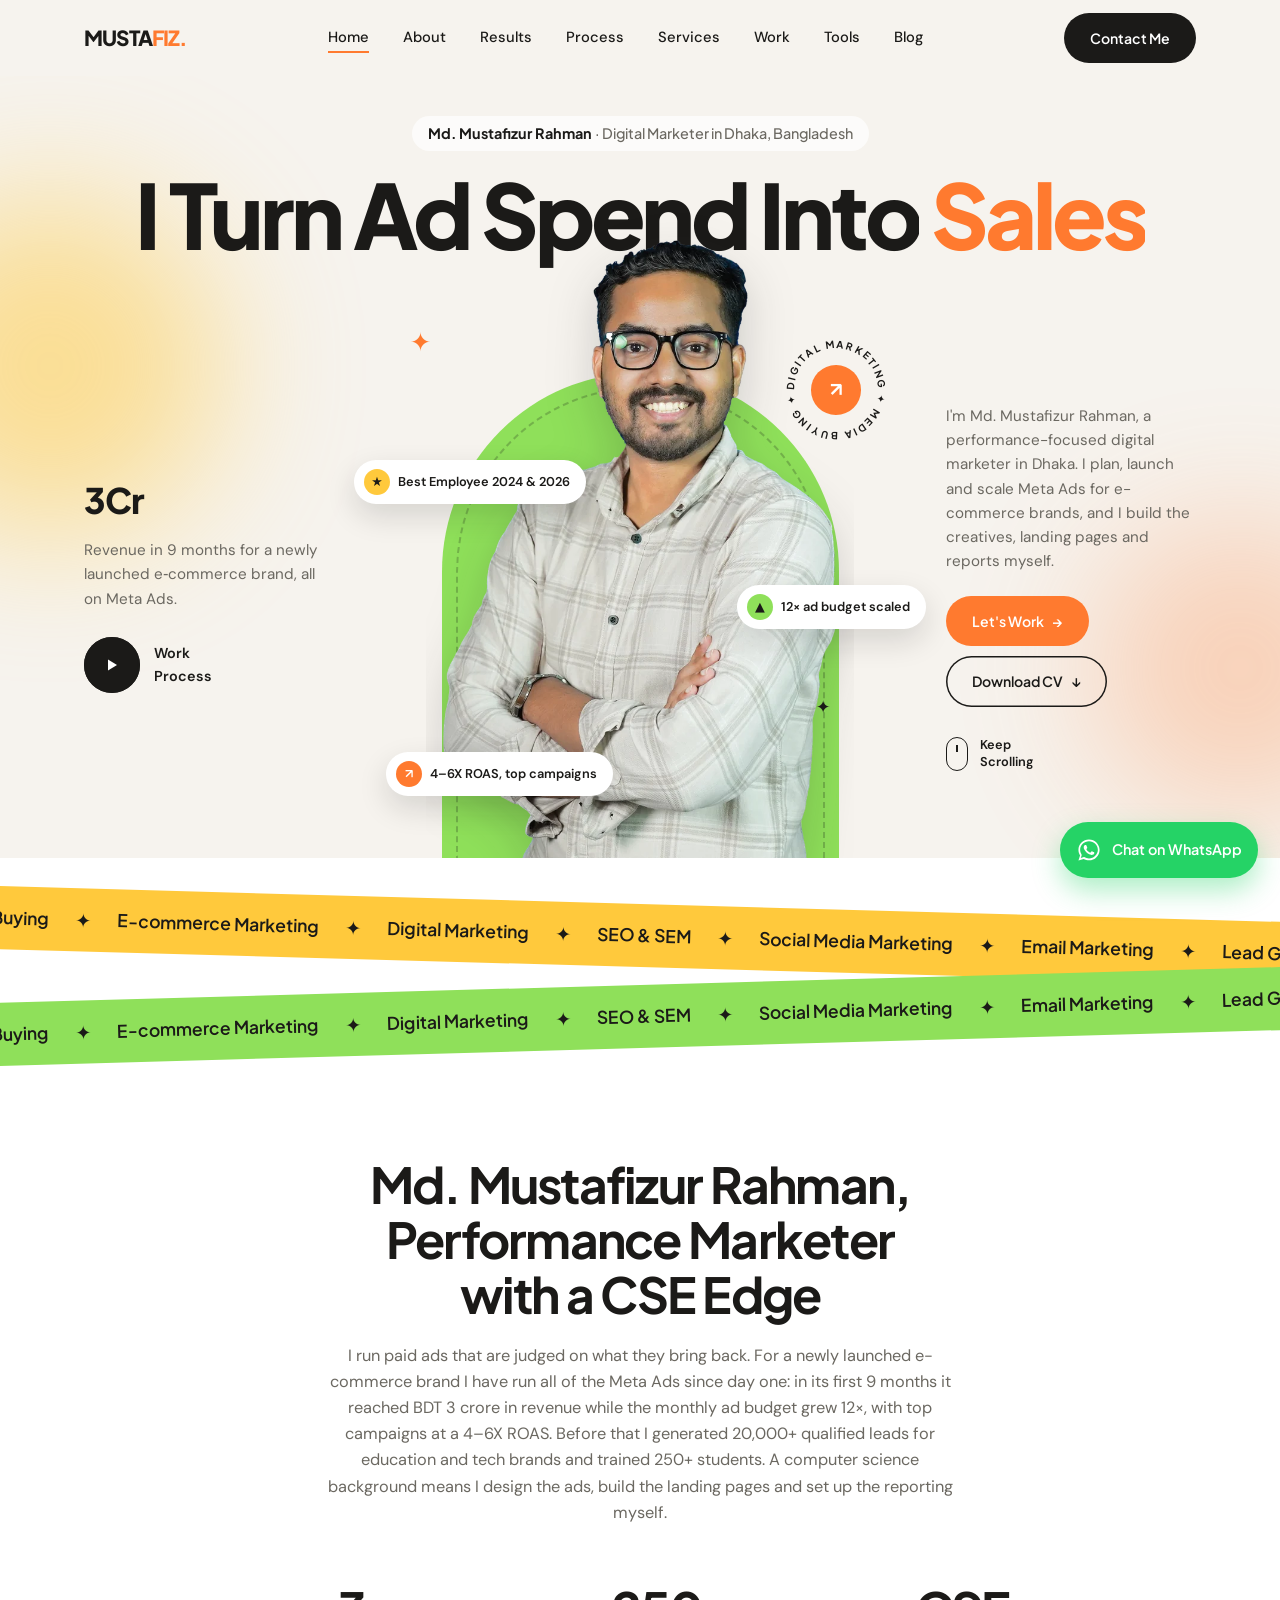
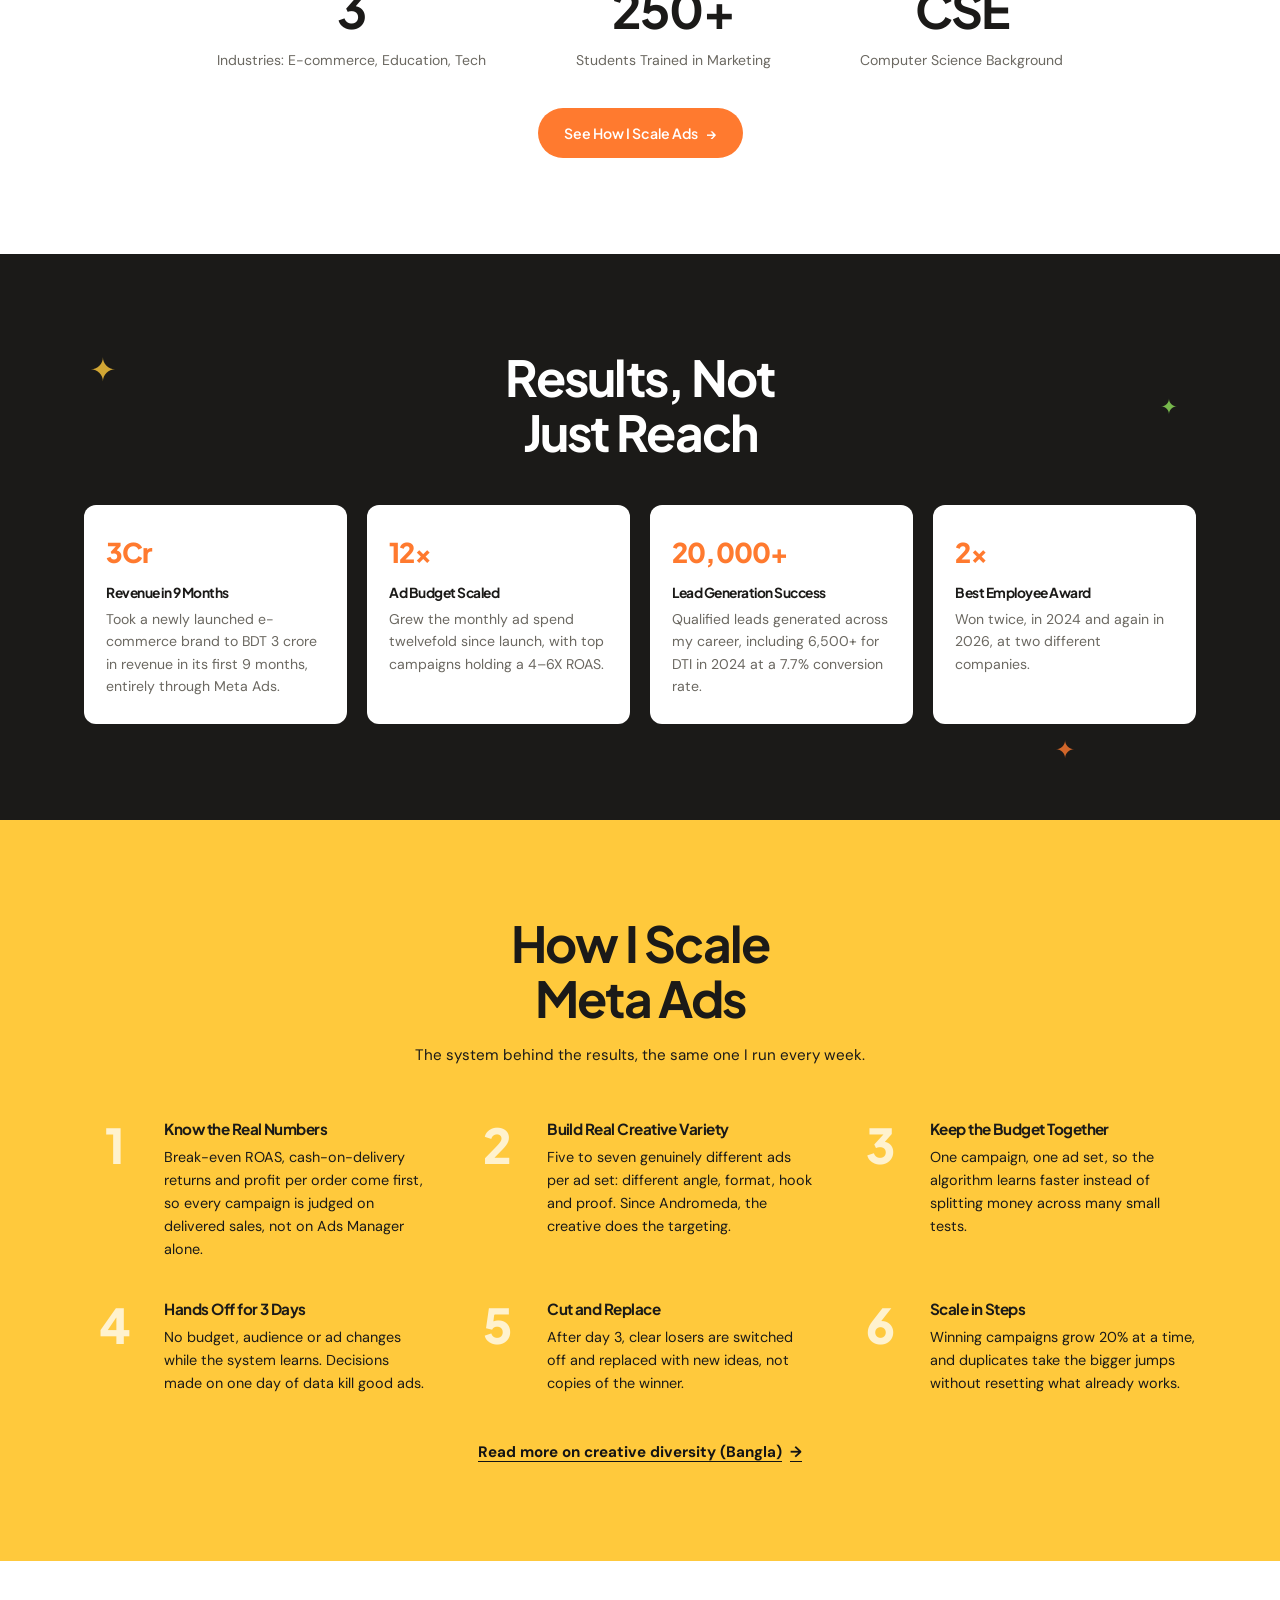
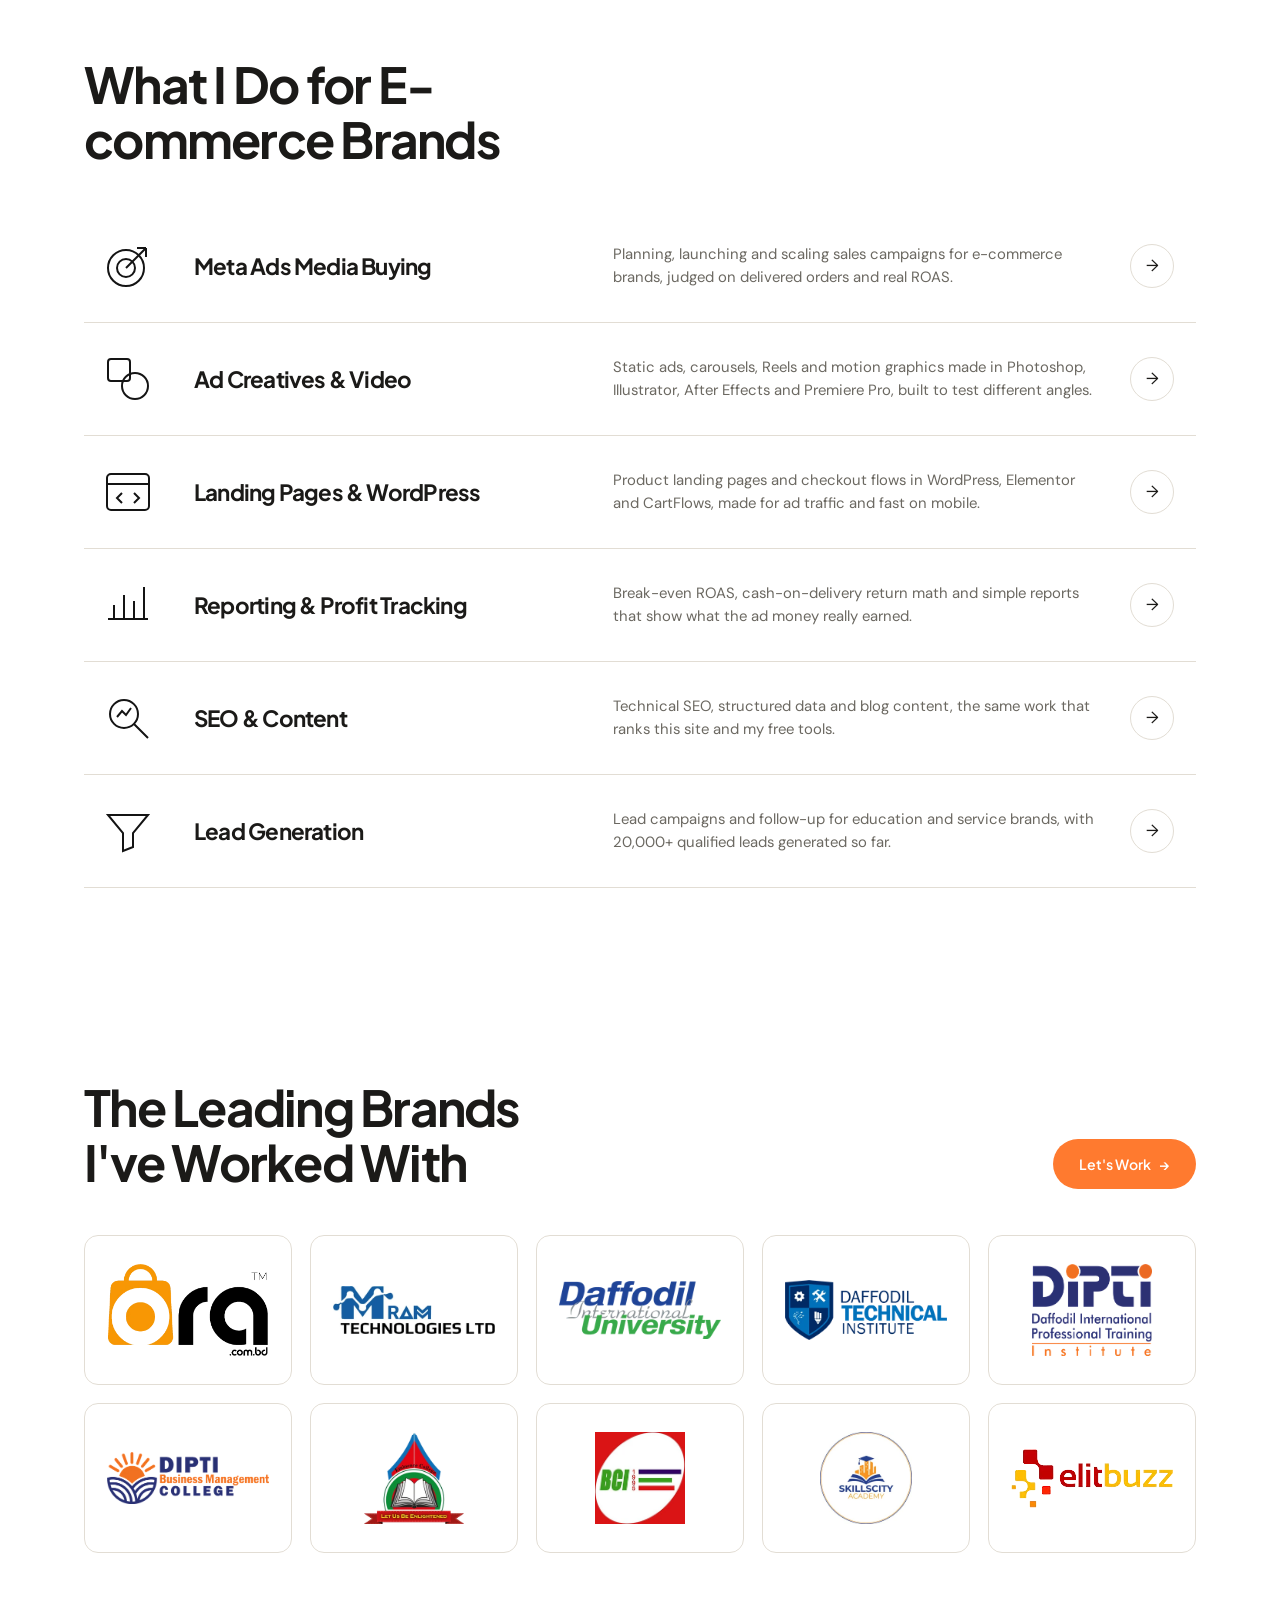
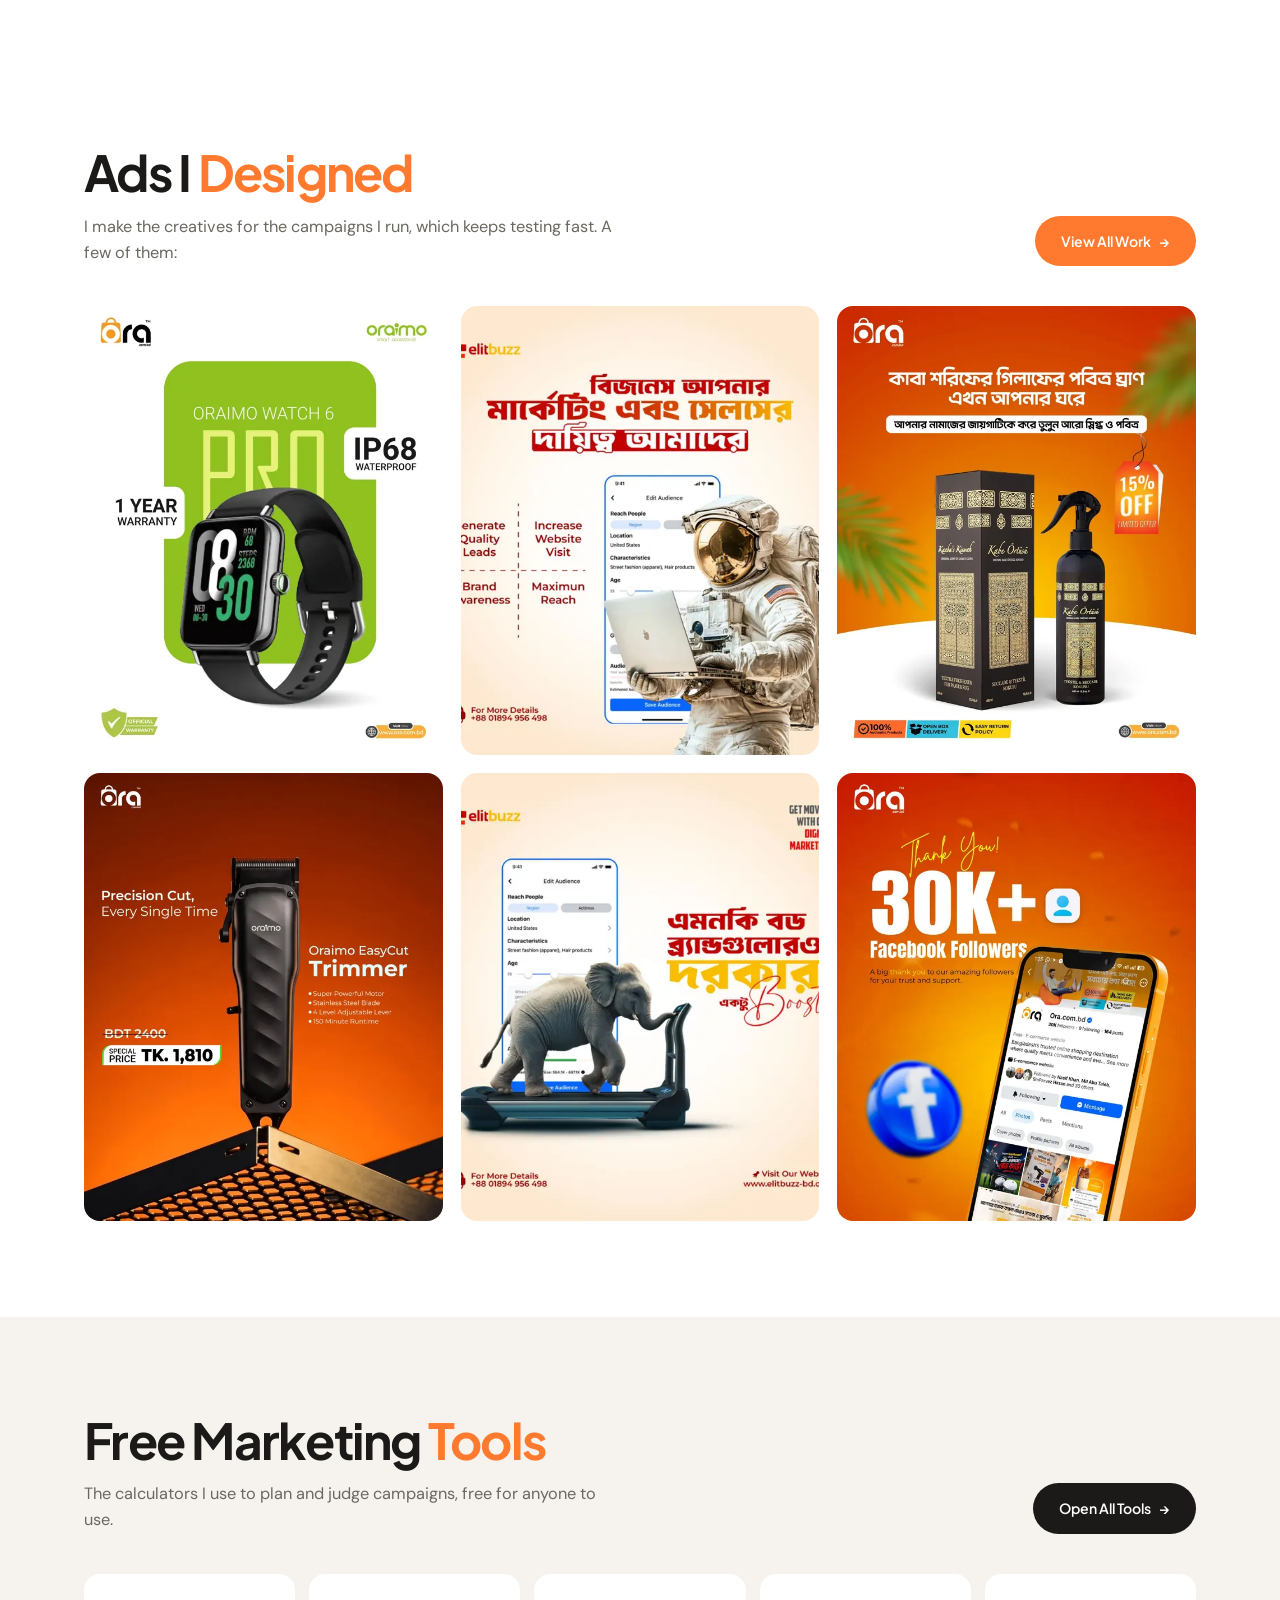
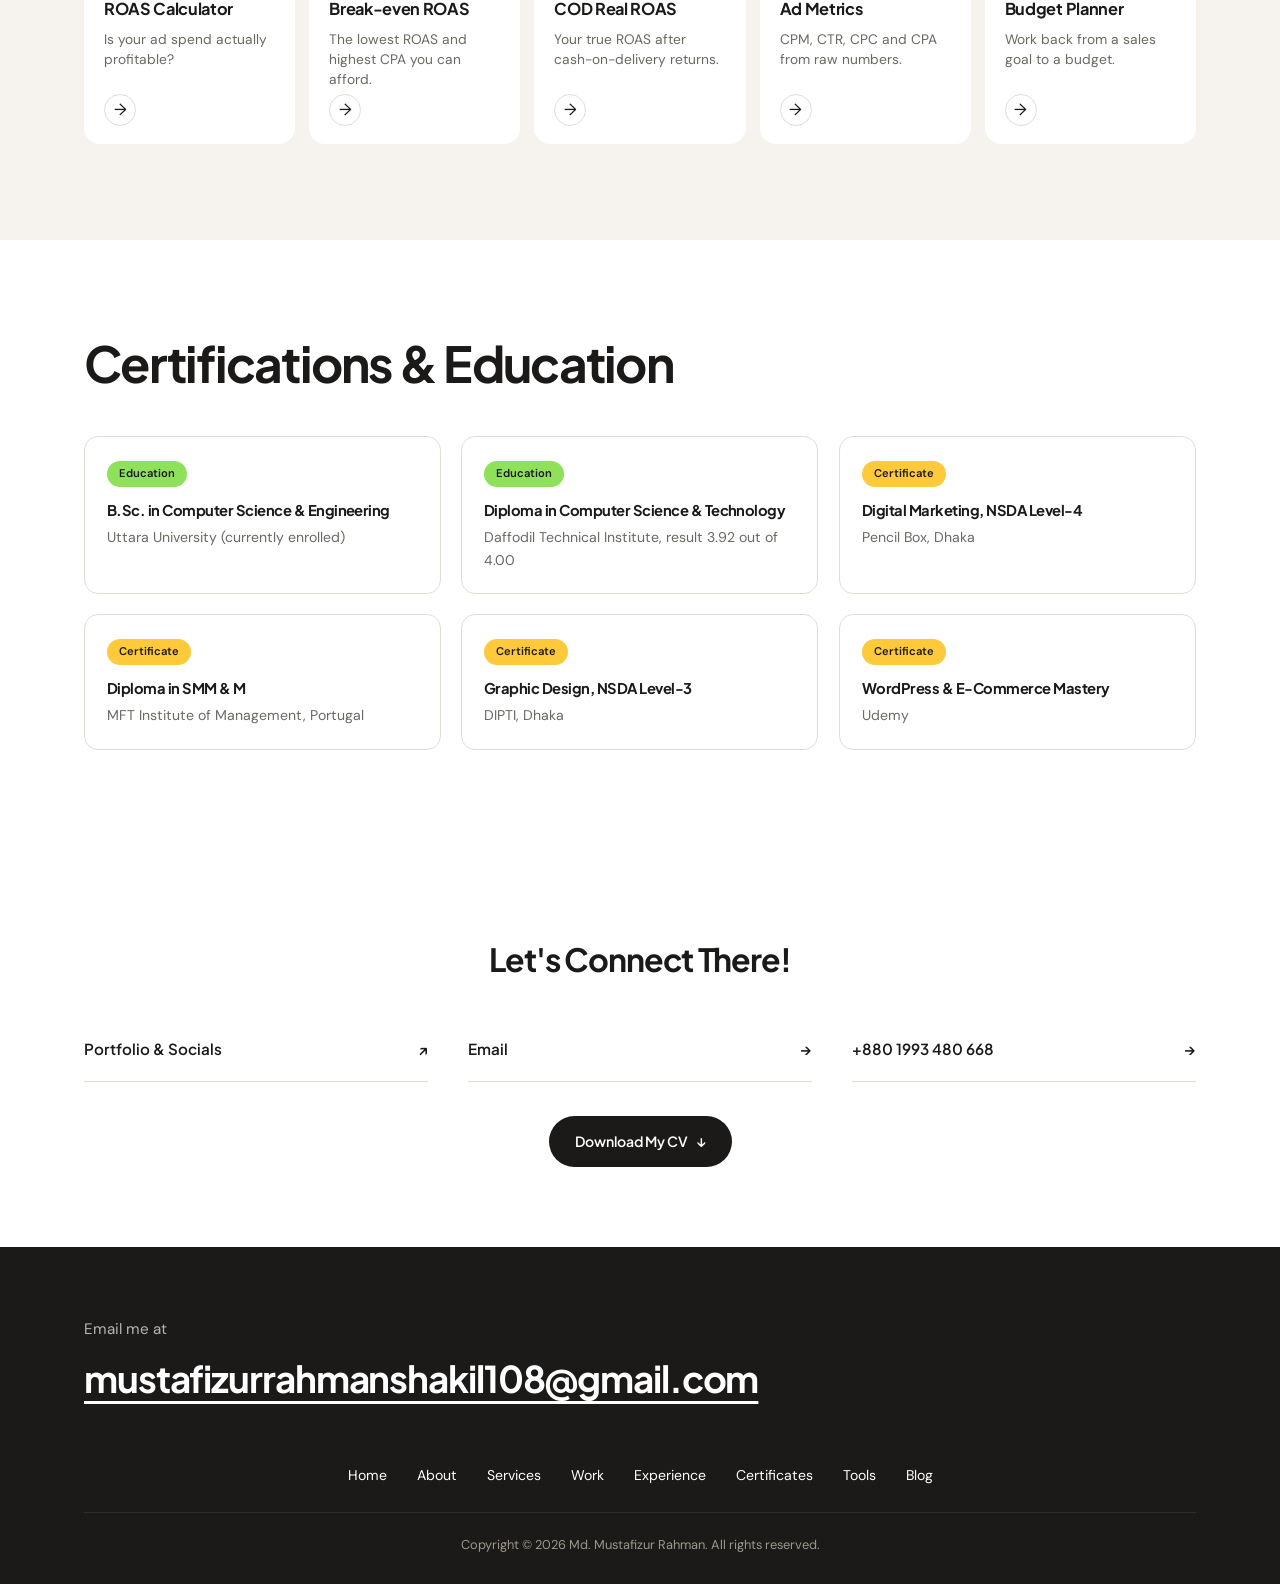
<file: index.html>
<!DOCTYPE html>
<html lang="en">
<head>
<meta charset="UTF-8">
<meta name="viewport" content="width=device-width, initial-scale=1">
<link rel="icon" href="favicon.svg" type="image/svg+xml">
<link rel="icon" href="favicon-32.png" sizes="32x32" type="image/png">
<link rel="apple-touch-icon" href="apple-touch-icon.png">
<meta name="theme-color" content="#f6f3ee">
<link rel="preload" as="image" href="assets/img/portrait.webp" fetchpriority="high">
<title>Md. Mustafizur Rahman | Digital Marketer in Dhaka, Bangladesh</title>
<meta name="description" content="Md. Mustafizur Rahman is a digital marketer in Dhaka, Bangladesh: Meta Ads media buying, e-commerce growth, SEO and design. Portfolio, free tools and contact.">
<!-- Social preview -->
<link rel="canonical" href="https://mustafiz.online/">
<meta property="og:type" content="profile">
<meta property="og:site_name" content="Md. Mustafizur Rahman">
<meta property="og:locale" content="en_US">
<meta property="og:url" content="https://mustafiz.online/">
<meta property="og:title" content="Md. Mustafizur Rahman | Digital Marketer in Dhaka, Bangladesh">
<meta property="og:description" content="Dhaka-based performance marketer: BDT 3 crore in e-commerce revenue in 9 months on Meta Ads, and 20,000+ qualified leads for education and tech brands. Media buying, creatives, landing pages and SEO.">
<meta property="og:image" content="https://mustafiz.online/og-image.jpg">
<meta property="og:image:width" content="1200">
<meta property="og:image:height" content="630">
<meta property="og:image:alt" content="Md. Mustafizur Rahman, Digital Marketing &amp; Creative Specialist">
<meta name="twitter:card" content="summary_large_image">
<meta name="twitter:title" content="Md. Mustafizur Rahman | Digital Marketer in Dhaka, Bangladesh">
<meta name="twitter:description" content="Dhaka-based performance marketer: BDT 3 crore in e-commerce revenue in 9 months on Meta Ads, and 20,000+ qualified leads for education and tech brands. Media buying, creatives, landing pages and SEO.">
<meta name="twitter:image" content="https://mustafiz.online/og-image.jpg">
<script type="application/ld+json">{"@context": "https://schema.org", "@graph": [{"@type": "Person", "name": "Md. Mustafizur Rahman", "jobTitle": "Digital Marketer", "url": "https://mustafiz.online/", "image": "https://mustafiz.online/assets/img/portrait.webp", "email": "mailto:mustafizurrahmanshakil108@gmail.com", "address": {"@type": "PostalAddress", "addressLocality": "Dhaka", "addressCountry": "BD"}, "worksFor": {"@type": "Organization", "name": "Ora.com.bd", "url": "https://ora.com.bd"}, "alumniOf": [{"@type": "CollegeOrUniversity", "name": "Uttara University"}, {"@type": "EducationalOrganization", "name": "Daffodil Technical Institute"}], "knowsAbout": ["Digital Marketing", "Meta Ads", "Media Buying", "E-commerce Marketing", "SEO", "Social Media Marketing", "Lead Generation", "Graphic Design", "Motion Graphics"], "sameAs": ["https://lnk.bio/mustafizurrahman"], "@id": "https://mustafiz.online/#person", "alternateName": ["Md Mustafizur Rahman", "Mustafizur Rahman", "Mustafiz"], "description": "Digital marketer in Dhaka, Bangladesh focused on Meta Ads media buying, e-commerce growth, SEO and graphic design."}, {"@type": "WebSite", "@id": "https://mustafiz.online/#website", "url": "https://mustafiz.online/", "name": "Md. Mustafizur Rahman", "alternateName": "mustafiz.online", "publisher": {"@id": "https://mustafiz.online/#person"}, "inLanguage": "en"}, {"@type": "ProfilePage", "@id": "https://mustafiz.online/#profile", "url": "https://mustafiz.online/", "name": "Md. Mustafizur Rahman | Digital Marketer in Dhaka, Bangladesh", "mainEntity": {"@id": "https://mustafiz.online/#person"}, "isPartOf": {"@id": "https://mustafiz.online/#website"}, "dateModified": "2026-10-28"}]}</script>
<!-- /Social preview -->
<link rel="preconnect" href="https://fonts.googleapis.com">
<link rel="preconnect" href="https://fonts.gstatic.com" crossorigin>
<link href="https://fonts.googleapis.com/css2?family=DM+Sans:opsz,wght@9..40,400;9..40,500;9..40,600&family=Plus+Jakarta+Sans:wght@600;700;800&display=swap" rel="stylesheet">
<link rel="stylesheet" href="assets/site.css?v=29ae6e69">
</head>
<body>

<div class="progress" id="progress" aria-hidden="true"></div>
<header id="top">
  <div class="wrap nav">
    <a href="#home" class="logo">MUSTA<span class="accent">FIZ.</span></a>
    <ul class="nav-links" id="navLinks">
      <li><a href="#home" class="active">Home</a></li>
      <li><a href="#about">About</a></li>
      <li><a href="#achievements">Results</a></li>
      <li><a href="#process">Process</a></li>
      <li><a href="#services">Services</a></li>
      <li><a href="gallery">Work</a></li>
      <li><a href="tools">Tools</a></li>
      <li><a href="blog/">Blog</a></li>
    </ul>
    <a href="#contact" class="btn dark">Contact Me</a>
    <button class="menu-btn" id="menuBtn" aria-label="Open menu" aria-expanded="false" aria-controls="navLinks"><span></span></button>
  </div>
</header>

<main>
  <!-- HERO -->
  <section class="hero" id="home">
    <span class="blob a" aria-hidden="true"></span><span class="blob b" aria-hidden="true"></span>
    <div class="wrap">
      <h1 class="hero-name">Md. Mustafizur Rahman <span><em>· </em>Digital Marketer in Dhaka, Bangladesh</span></h1>
      <p class="hero-title">
        <span class="w" style="--i:0"><span>I</span></span>
        <span class="w" style="--i:1"><span>Turn</span></span>
        <span class="w" style="--i:2"><span>Ad</span></span>
        <span class="w" style="--i:3"><span>Spend</span></span>
        <span class="w" style="--i:4"><span>Into</span></span>
        <span class="w" style="--i:5"><span class="accent">Sales</span></span>
      </p>
      <div class="hero-grid">
        <div class="hero-stat reveal">
          <div class="big" data-count="3" data-suffix="Cr">3Cr</div>
          <p>Revenue in 9 months for a newly launched e&#8209;commerce brand, all on Meta Ads.</p>
          <a href="#process" class="hero-link">
            <span class="play" aria-hidden="true">
              <svg width="16" height="16" viewBox="0 0 16 16" fill="#fff"><path d="M4 2.5v11l9-5.5z"/></svg>
            </span>
            Work<br>Process
          </a>
        </div>

        <div class="portrait" id="portrait">
          <div class="arch"></div>
          <span class="spark s1" aria-hidden="true">✦</span>
          <span class="spark s2" aria-hidden="true">✦</span>
          <div class="me-clip"><img width="660" height="1034" fetchpriority="high" class="me" src="assets/img/portrait.webp" alt="Md. Mustafizur Rahman, smiling with arms crossed"></div>
          <div class="ring" aria-hidden="true">
            <svg viewBox="0 0 100 100"><defs><path id="circ" d="M50,50 m-39,0 a39,39 0 1,1 78,0 a39,39 0 1,1 -78,0"/></defs>
              <text><textPath href="#circ" textLength="240" lengthAdjust="spacing">DIGITAL MARKETING ✦ MEDIA BUYING ✦</textPath></text></svg>
            <b>↗</b>
          </div>
          <div class="chip c1"><i>★</i>Best Employee 2024 &amp; 2026</div>
          <div class="chip c2"><i>▲</i>12× ad budget scaled</div>
          <div class="chip c3"><i>↗</i>4–6X ROAS, top campaigns</div>
        </div>

        <div class="hero-copy">
          <p>I'm Md. Mustafizur Rahman, a performance-focused digital marketer in Dhaka. I plan, launch and scale Meta Ads for e-commerce brands, and I build the creatives, landing pages and reports myself.</p>
          <div class="btn-row">
            <a href="#contact" class="btn">Let's Work <span aria-hidden="true">→</span></a>
            <a href="Md-Mustafizur-Rahman-CV.pdf" class="btn ghost" download>Download CV <span aria-hidden="true">↓</span></a>
          </div>
          <div class="scroll-hint"><span class="mouse" aria-hidden="true"></span>Keep<br>Scrolling</div>
        </div>
      </div>
    </div>
  </section>

  <!-- TICKER -->
  <div class="tickers" aria-hidden="true">
    <div class="ticker y"><div class="track" data-ticker></div></div>
    <div class="ticker g"><div class="track" data-ticker></div></div>
  </div>

  <!-- ABOUT -->
  <section class="about" id="about">
    <div class="wrap reveal">
      <h2>Md. Mustafizur Rahman,<br>Performance Marketer<br>with a CSE Edge</h2>
      <p class="lead">I run paid ads that are judged on what they bring back. For a newly launched e-commerce brand I have run all of the Meta Ads since day one: in its first 9 months it reached BDT 3 crore in revenue while the monthly ad budget grew 12×, with top campaigns at a 4–6X ROAS. Before that I generated 20,000+ qualified leads for education and tech brands and trained 250+ students. A computer science background means I design the ads, build the landing pages and set up the reporting myself.</p>
      <div class="stats">
        <div class="stat"><div class="num">3</div><div class="lbl">Industries: E-commerce, Education, Tech</div></div>
        <div class="stat"><div class="num" data-count="250" data-suffix="+">250+</div><div class="lbl">Students Trained in Marketing</div></div>
        <div class="stat"><div class="num">CSE</div><div class="lbl">Computer Science Background</div></div>
      </div>
      <a href="#process" class="btn">See How I Scale Ads <span aria-hidden="true">→</span></a>
    </div>
  </section>

  <!-- ACHIEVEMENTS -->
  <section class="wins" id="achievements">
    <span class="star a" aria-hidden="true">✦</span><span class="star b" aria-hidden="true">✦</span><span class="star c" aria-hidden="true">✦</span>
    <div class="wrap">
      <h2 class="reveal">Results, Not<br>Just Reach</h2>
      <div class="grid-4">
        <div class="win reveal"><div class="big">3Cr</div><h3>Revenue in 9 Months</h3><p>Took a newly launched e-commerce brand to BDT 3 crore in revenue in its first 9 months, entirely through Meta Ads.</p></div>
        <div class="win reveal"><div class="big">12×</div><h3>Ad Budget Scaled</h3><p>Grew the monthly ad spend twelvefold since launch, with top campaigns holding a 4–6X ROAS.</p></div>
        <div class="win reveal"><div class="big">20,000+</div><h3>Lead Generation Success</h3><p>Qualified leads generated across my career, including 6,500+ for DTI in 2024 at a 7.7% conversion rate.</p></div>
                <div class="win reveal"><div class="big">2×</div><h3>Best Employee Award</h3><p>Won twice, in 2024 and again in 2026, at two different companies.</p></div>
      </div>
    </div>
  </section>

  <!-- PROCESS -->
  <section class="process" id="process">
    <div class="wrap">
      <h2 class="reveal">How I Scale<br>Meta Ads</h2>
      <p class="lead reveal">The system behind the results, the same one I run every week.</p>
      <div class="steps steps-6">
        <div class="step reveal"><div class="n">1</div><div><h3>Know the Real Numbers</h3><p>Break-even ROAS, cash-on-delivery returns and profit per order come first, so every campaign is judged on delivered sales, not on Ads Manager alone.</p></div></div>
        <div class="step reveal"><div class="n">2</div><div><h3>Build Real Creative Variety</h3><p>Five to seven genuinely different ads per ad set: different angle, format, hook and proof. Since Andromeda, the creative does the targeting.</p></div></div>
        <div class="step reveal"><div class="n">3</div><div><h3>Keep the Budget Together</h3><p>One campaign, one ad set, so the algorithm learns faster instead of splitting money across many small tests.</p></div></div>
        <div class="step reveal"><div class="n">4</div><div><h3>Hands Off for 3 Days</h3><p>No budget, audience or ad changes while the system learns. Decisions made on one day of data kill good ads.</p></div></div>
        <div class="step reveal"><div class="n">5</div><div><h3>Cut and Replace</h3><p>After day 3, clear losers are switched off and replaced with new ideas, not copies of the winner.</p></div></div>
        <div class="step reveal"><div class="n">6</div><div><h3>Scale in Steps</h3><p>Winning campaigns grow 20% at a time, and duplicates take the bigger jumps without resetting what already works.</p></div></div>
      </div>
      <p class="process-more reveal"><a href="blog/creative-diversity-andromeda">Read more on creative diversity (Bangla) <span aria-hidden="true">→</span></a></p>
    </div>
  </section>

  <!-- SERVICES -->
  <section class="services" id="services">
    <div class="wrap">
      <h2 class="reveal">What I Do for E-commerce Brands</h2>
      <ul class="service-list">
        <li class="service reveal">
          <svg class="ico" viewBox="0 0 52 52" fill="none" stroke="#141414" stroke-width="2"><circle cx="24" cy="28" r="18"/><circle cx="24" cy="28" r="9"/><path d="M24 28L44 8M44 8h-9M44 8v9"/></svg>
          <h3>Meta Ads Media Buying</h3>
          <p>Planning, launching and scaling sales campaigns for e-commerce brands, judged on delivered orders and real ROAS.</p>
          <span class="arrow" aria-hidden="true">→</span>
        </li>
        <li class="service reveal">
          <svg class="ico" viewBox="0 0 52 52" fill="none" stroke="#141414" stroke-width="2"><rect x="6" y="6" width="22" height="22" rx="3"/><circle cx="33" cy="33" r="13"/></svg>
          <h3>Ad Creatives &amp; Video</h3>
          <p>Static ads, carousels, Reels and motion graphics made in Photoshop, Illustrator, After Effects and Premiere Pro, built to test different angles.</p>
          <span class="arrow" aria-hidden="true">→</span>
        </li>
        <li class="service reveal">
          <svg class="ico" viewBox="0 0 52 52" fill="none" stroke="#141414" stroke-width="2"><rect x="5" y="8" width="42" height="36" rx="4"/><path d="M5 18h42M20 27l-5 5 5 5M32 27l5 5-5 5"/></svg>
          <h3>Landing Pages &amp; WordPress</h3>
          <p>Product landing pages and checkout flows in WordPress, Elementor and CartFlows, made for ad traffic and fast on mobile.</p>
          <span class="arrow" aria-hidden="true">→</span>
        </li>
        <li class="service reveal">
          <svg class="ico" viewBox="0 0 52 52" fill="none" stroke="#141414" stroke-width="2"><path d="M6 40h40M12 40V26M22 40V16M32 40V22M42 40V8"/></svg>
          <h3>Reporting &amp; Profit Tracking</h3>
          <p>Break-even ROAS, cash-on-delivery return math and simple reports that show what the ad money really earned.</p>
          <span class="arrow" aria-hidden="true">→</span>
        </li>
        <li class="service reveal">
          <svg class="ico" viewBox="0 0 52 52" fill="none" stroke="#141414" stroke-width="2"><circle cx="22" cy="22" r="14"/><path d="M32 32l14 14M15 25l5-6 4 4 5-7"/></svg>
          <h3>SEO &amp; Content</h3>
          <p>Technical SEO, structured data and blog content, the same work that ranks this site and my free tools.</p>
          <span class="arrow" aria-hidden="true">→</span>
        </li>
        <li class="service reveal">
          <svg class="ico" viewBox="0 0 52 52" fill="none" stroke="#141414" stroke-width="2"><path d="M6 10h40l-15 18v14l-10 4V28z"/></svg>
          <h3>Lead Generation</h3>
          <p>Lead campaigns and follow-up for education and service brands, with 20,000+ qualified leads generated so far.</p>
          <span class="arrow" aria-hidden="true">→</span>
        </li>
      </ul>
    </div>
  </section>

  <!-- EXPERIENCE -->
  <section id="experience">
    <div class="wrap">
      <div class="head-row reveal">
        <h2>The Leading Brands I've Worked With</h2>
        <a href="#contact" class="btn">Let's Work <span aria-hidden="true">→</span></a>
      </div>
      <div class="logo-grid">
        <div class="logo-card reveal"><img src="assets/img/logo-ora-com-bd.webp" alt="Ora.com.bd" width="296" height="170" loading="lazy"></div>
        <div class="logo-card reveal"><img src="assets/img/logo-mram-technologies-ltd.webp" alt="MRAM Technologies Ltd" width="420" height="122" loading="lazy"></div>
        <div class="logo-card reveal"><img src="assets/img/logo-daffodil-international-university.webp" alt="Daffodil International University" width="420" height="152" loading="lazy"></div>
        <div class="logo-card reveal"><img src="assets/img/logo-daffodil-technical-institute.webp" alt="Daffodil Technical Institute" width="420" height="155" loading="lazy"></div>
        <div class="logo-card reveal"><img src="assets/img/logo-daffodil-international-professional-trai.webp" alt="Daffodil International Professional Training Institute (DIPTI)" width="311" height="240" loading="lazy"></div>
        <div class="logo-card reveal"><img src="assets/img/logo-dipti-business-management-college.webp" alt="DIPTI Business Management College" width="420" height="133" loading="lazy"></div>
        <div class="logo-card reveal"><img src="assets/img/logo-eminence-college.webp" alt="Eminence College" width="262" height="240" loading="lazy"></div>
        <div class="logo-card reveal"><img src="assets/img/logo-bci.webp" alt="BCI" width="193" height="196" loading="lazy"></div>
        <div class="logo-card reveal"><img src="assets/img/logo-skillscity-academy.webp" alt="Skillscity Academy" width="240" height="240" loading="lazy"></div>
        <div class="logo-card reveal"><img src="assets/img/logo-elitbuzz-technologies-ltd.webp" alt="Elitbuzz Technologies Ltd." width="162" height="59" loading="lazy"></div>
      </div>
    </div>
  </section>

  <!-- SELECTED WORK -->
  <section class="work" id="work">
    <div class="wrap">
      <div class="head-row reveal">
        <div>
          <h2>Ads I <span class="accent">Designed</span></h2>
          <p class="lead">I make the creatives for the campaigns I run, which keeps testing fast. A few of them:</p>
        </div>
        <a href="gallery" class="btn">View All Work <span aria-hidden="true">→</span></a>
      </div>
      <div class="work-grid" id="featuredWork" data-limit="6"><button type="button" class="shot" data-i="0" style="--d:0ms"><img src="gallery/ora-oraimo-watch-6-pro-thumb.webp" alt="Oraimo Watch 6 Pro, Ora.com.bd" width="1400" height="1750" loading="lazy" decoding="async"><span class="shot-meta"><b>Oraimo Watch 6 Pro</b><small>Ora.com.bd · Product Ads</small></span></button><button type="button" class="shot" data-i="1" style="--d:60ms"><img src="gallery/elitbuzz-marketing-astronaut-thumb.webp" alt="Marketing &amp; Sales, Handled, Elitbuzz Technologies" width="1400" height="1400" loading="lazy" decoding="async"><span class="shot-meta"><b>Marketing &amp; Sales, Handled</b><small>Elitbuzz Technologies · Brand &amp; Social</small></span></button><button type="button" class="shot" data-i="2" style="--d:120ms"><img src="gallery/ora-kaaba-scent-thumb.webp" alt="Kaaba Kiswah Scent Offer, Ora.com.bd" width="1400" height="1750" loading="lazy" decoding="async"><span class="shot-meta"><b>Kaaba Kiswah Scent Offer</b><small>Ora.com.bd · Product Ads</small></span></button><button type="button" class="shot" data-i="3" style="--d:180ms"><img src="gallery/ora-easycut-trimmer-thumb.webp" alt="Oraimo EasyCut Trimmer, Ora.com.bd" width="1080" height="1350" loading="lazy" decoding="async"><span class="shot-meta"><b>Oraimo EasyCut Trimmer</b><small>Ora.com.bd · Product Ads</small></span></button><button type="button" class="shot" data-i="4" style="--d:240ms"><img src="gallery/elitbuzz-boost-elephant-thumb.webp" alt="Even Big Brands Need a Boost, Elitbuzz Technologies" width="1080" height="1080" loading="lazy" decoding="async"><span class="shot-meta"><b>Even Big Brands Need a Boost</b><small>Elitbuzz Technologies · Brand &amp; Social</small></span></button><button type="button" class="shot" data-i="5" style="--d:300ms"><img src="gallery/ora-30k-followers-thumb.webp" alt="30K Facebook Followers, Ora.com.bd" width="1400" height="1750" loading="lazy" decoding="async"><span class="shot-meta"><b>30K Facebook Followers</b><small>Ora.com.bd · Brand &amp; Social</small></span></button></div><!-- /featuredWork -->
    </div>
  </section>

  <!-- TOOLS TEASER -->
  <section class="tools tools-teaser" id="tools">
    <div class="wrap">
      <div class="head-row reveal">
        <div>
          <h2>Free Marketing <span class="accent">Tools</span></h2>
          <p class="lead">The calculators I use to plan and judge campaigns, free for anyone to use.</p>
        </div>
        <a href="tools" class="btn dark">Open All Tools <span aria-hidden="true">→</span></a>
      </div>
      <div class="tool-cards">
        <a class="tool-card reveal" href="tools#tool-roas"><b>ROAS Calculator</b><span>Is your ad spend actually profitable?</span><i aria-hidden="true">→</i></a>
        <a class="tool-card reveal" href="tools#tool-breakeven"><b>Break-even ROAS</b><span>The lowest ROAS and highest CPA you can afford.</span><i aria-hidden="true">→</i></a>
        <a class="tool-card reveal" href="tools#tool-cod"><b>COD Real ROAS</b><span>Your true ROAS after cash-on-delivery returns.</span><i aria-hidden="true">→</i></a>
        <a class="tool-card reveal" href="tools#tool-metrics"><b>Ad Metrics</b><span>CPM, CTR, CPC and CPA from raw numbers.</span><i aria-hidden="true">→</i></a>
        <a class="tool-card reveal" href="tools#tool-budget"><b>Budget Planner</b><span>Work back from a sales goal to a budget.</span><i aria-hidden="true">→</i></a>
      </div>
    </div>
  </section>

  <!-- CREDENTIALS -->
  <section id="credentials">
    <div class="wrap">
      <div class="head-row reveal">
        <h2>Certifications &amp; Education</h2>
      </div>
      <div class="grid-3">
        <div class="cred reveal"><span class="tag g">Education</span><h3>B.Sc. in Computer Science &amp; Engineering</h3><p>Uttara University (currently enrolled)</p></div>
        <div class="cred reveal"><span class="tag g">Education</span><h3>Diploma in Computer Science &amp; Technology</h3><p>Daffodil Technical Institute, result 3.92 out of 4.00</p></div>
        <div class="cred reveal"><span class="tag">Certificate</span><h3>Digital Marketing, NSDA Level-4</h3><p>Pencil Box, Dhaka</p></div>
        <div class="cred reveal"><span class="tag">Certificate</span><h3>Diploma in SMM &amp; M</h3><p>MFT Institute of Management, Portugal</p></div>
        <div class="cred reveal"><span class="tag">Certificate</span><h3>Graphic Design, NSDA Level-3</h3><p>DIPTI, Dhaka</p></div>
        <div class="cred reveal"><span class="tag">Certificate</span><h3>WordPress &amp; E-Commerce Mastery</h3><p>Udemy</p></div>
      </div>
    </div>
  </section>

  <!-- CONNECT -->
  <section class="connect" id="contact">
    <div class="wrap reveal">
      <h2>Let's Connect There!</h2>
      <div class="links">
        <a href="https://lnk.bio/mustafizurrahman" target="_blank" rel="noopener">Portfolio &amp; Socials <span aria-hidden="true">↗</span></a>
        <a href="mailto:mustafizurrahmanshakil108@gmail.com">Email <span aria-hidden="true">→</span></a>
        <a href="tel:+8801993480668">+880 1993 480 668 <span aria-hidden="true">→</span></a>
      </div>
      <div class="cv-row"><a href="Md-Mustafizur-Rahman-CV.pdf" class="btn dark" download>Download My CV <span aria-hidden="true">↓</span></a></div>
    </div>
  </section>
</main>

<footer>
  <div class="wrap">
    <p class="small">Email me at</p>
    <a class="mail" href="mailto:mustafizurrahmanshakil108@gmail.com">mustafizurrahmanshakil108@gmail.com</a>
    <ul class="foot-nav">
      <li><a href="#home">Home</a></li>
      <li><a href="#about">About</a></li>
      <li><a href="#services">Services</a></li>
      <li><a href="gallery">Work</a></li>
      <li><a href="#experience">Experience</a></li>
      <li><a href="#credentials">Certificates</a></li>
      <li><a href="tools">Tools</a></li>
      <li><a href="blog/">Blog</a></li>
    </ul>
    <div class="foot-bottom">Copyright © <span id="year">2026</span> Md. Mustafizur Rahman. All rights reserved.</div>
  </div>
</footer>
<a class="wa" href="https://wa.me/8801993480668?text=Hi%20Mustafiz%2C%20I%20saw%20your%20portfolio%20and%20would%20like%20to%20discuss%20a%20project." target="_blank" rel="noopener" aria-label="Chat on WhatsApp">
  <svg viewBox="0 0 32 32" fill="currentColor" aria-hidden="true"><path d="M16 3C8.8 3 3 8.7 3 15.8c0 2.5.7 4.9 2 7L3 29l6.4-2c2 1.1 4.300 1.700 6.600 1.700 7.200 0 13-5.700 13-12.800S23.200 3 16 3zm0 23.400c-2.100 0-4.100-.6-5.900-1.700l-.4-.2-3.800 1.200 1.200-3.700-.3-.4a10.400 10.400 0 0 1-1.700-5.700C5.100 10 10 5.300 16 5.300S26.900 10 26.900 15.800 22 26.400 16 26.400zm5.900-7.800c-.3-.2-1.900-1-2.200-1.100-.3-.1-.5-.2-.7.2-.2.300-.8 1.100-1 1.300-.2.200-.4.200-.7.100-.3-.2-1.400-.5-2.600-1.600-1-.9-1.600-1.900-1.800-2.200-.2-.3 0-.5.100-.7l.5-.6c.2-.2.200-.4.300-.6.100-.2 0-.4 0-.6l-1-2.400c-.3-.6-.5-.5-.7-.5h-.6c-.2 0-.6.1-.9.400-.3.3-1.100 1.100-1.100 2.700s1.200 3.100 1.300 3.300c.2.200 2.300 3.500 5.500 4.900 2.700 1.100 3.200.9 3.800.8.6-.1 1.900-.8 2.200-1.500.3-.7.3-1.400.2-1.500-.1-.1-.3-.2-.6-.4z"/></svg>
  <span class="t">Chat on WhatsApp</span>
</a>
<button class="to-top" id="toTop" aria-label="Back to top">↑</button>

<script src="assets/site.js?v=dc7efeec"></script>
<script src="assets/gallery.js?v=ef5e968a"></script>
</body>
</html>
</file>
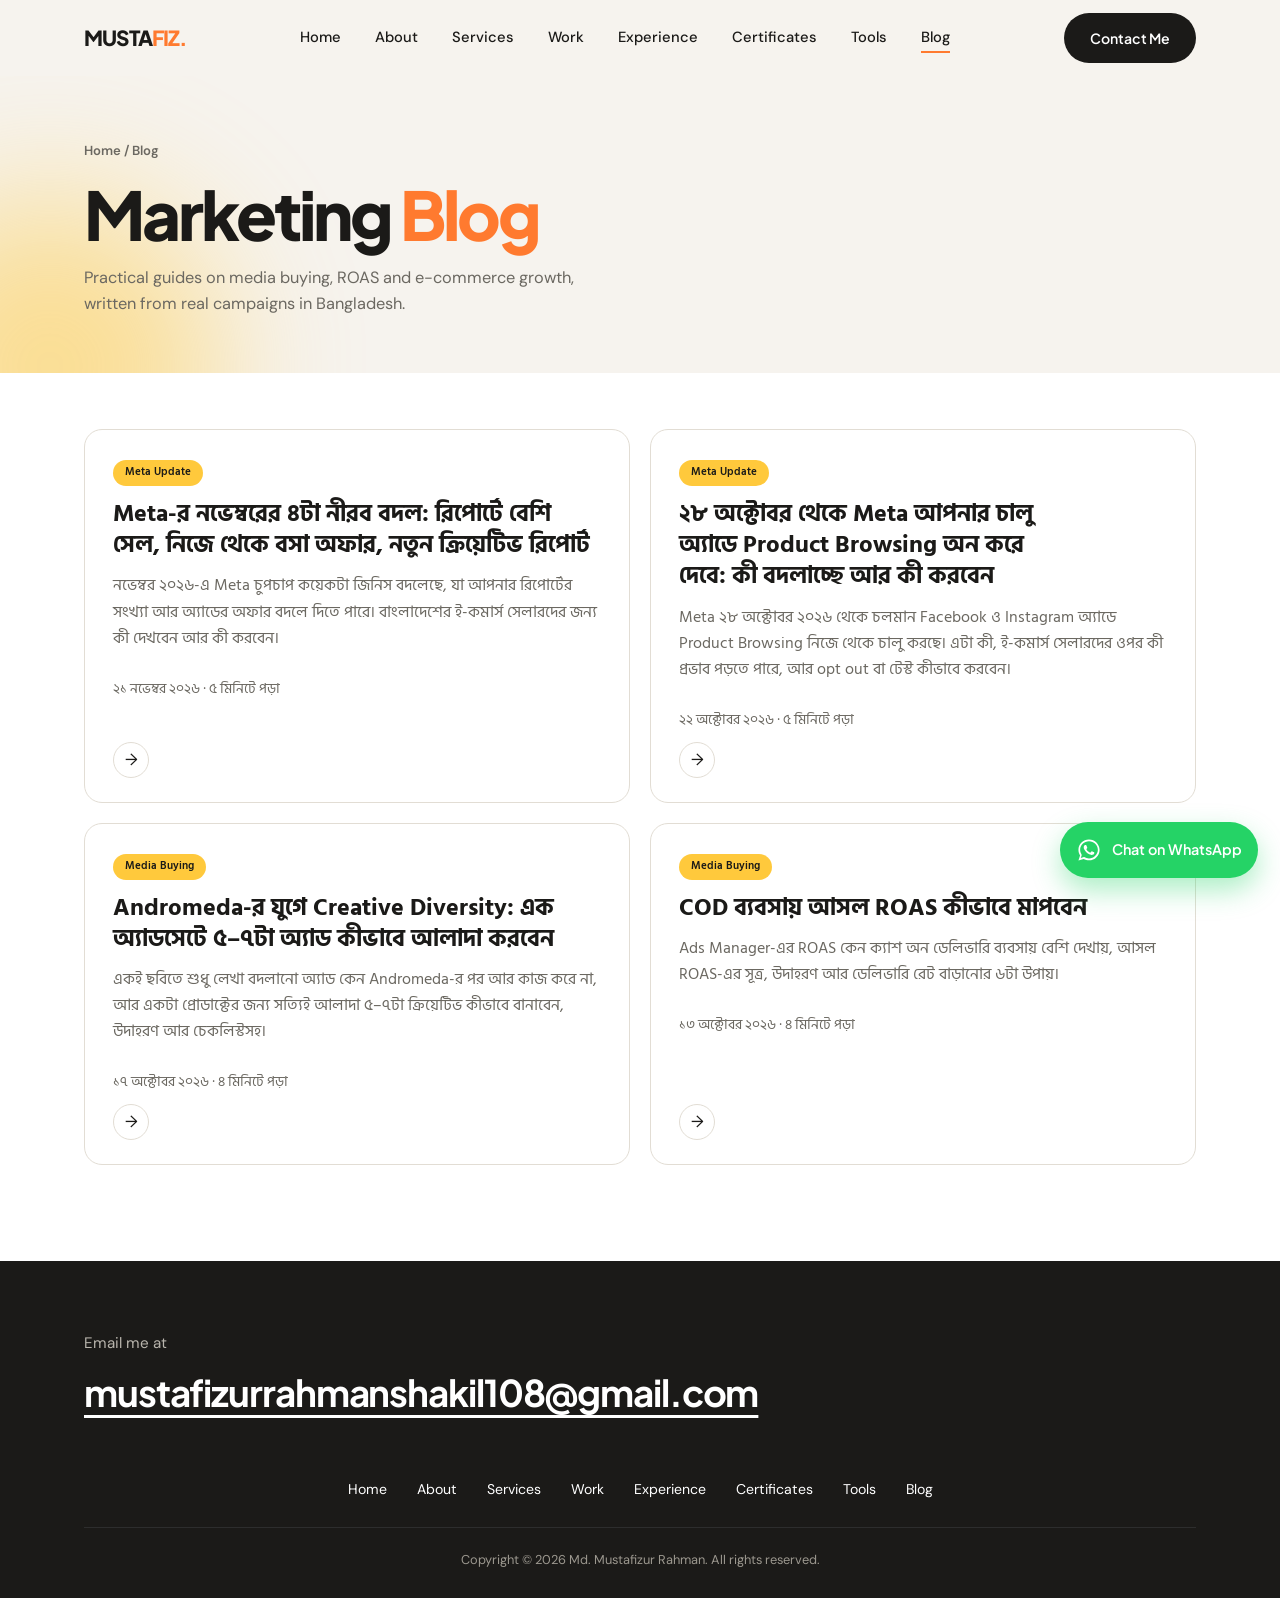
<file: blog/index.html>
<!DOCTYPE html>
<html lang="en">
<head>
<meta charset="UTF-8">
<meta name="viewport" content="width=device-width, initial-scale=1">
<link rel="icon" href="../favicon.svg" type="image/svg+xml">
<link rel="icon" href="../favicon-32.png" sizes="32x32" type="image/png">
<link rel="apple-touch-icon" href="../apple-touch-icon.png">
<meta name="theme-color" content="#f6f3ee">
<title>Blog: Media Buying &amp; E-commerce Marketing | Md. Mustafizur Rahman</title>
<meta name="description" content="Practical guides on media buying, ROAS and e-commerce marketing for Bangladeshi businesses.">
<!-- Social preview -->
<link rel="canonical" href="https://mustafiz.online/blog/">
<meta property="og:type" content="website">
<meta property="og:site_name" content="Md. Mustafizur Rahman">
<meta property="og:locale" content="en_US">
<meta property="og:url" content="https://mustafiz.online/blog/">
<meta property="og:title" content="Blog: Media Buying &amp; E-commerce Marketing | Md. Mustafizur Rahman">
<meta property="og:description" content="Practical guides on media buying, ROAS and e-commerce marketing for Bangladeshi businesses.">
<meta property="og:image" content="https://mustafiz.online/og-image.jpg">
<meta property="og:image:width" content="1200">
<meta property="og:image:height" content="630">
<meta property="og:image:alt" content="Md. Mustafizur Rahman, Digital Marketing &amp; Creative Specialist">
<meta name="twitter:card" content="summary_large_image">
<meta name="twitter:title" content="Blog: Media Buying &amp; E-commerce Marketing | Md. Mustafizur Rahman">
<meta name="twitter:description" content="Practical guides on media buying, ROAS and e-commerce marketing for Bangladeshi businesses.">
<meta name="twitter:image" content="https://mustafiz.online/og-image.jpg">
<script type="application/ld+json">{"@context": "https://schema.org", "@type": "Blog", "name": "Blog | Md. Mustafizur Rahman", "url": "https://mustafiz.online/blog/", "author": {"@type": "Person", "@id": "https://mustafiz.online/#person", "name": "Md. Mustafizur Rahman", "jobTitle": "Digital Marketer", "url": "https://mustafiz.online/"}, "blogPost": [{"@type": "BlogPosting", "headline": "Meta Ads নভেম্বর ২০২৬ আপডেট: On-device Pixel, Detected Offers, Creative Breakdown", "url": "https://mustafiz.online/blog/meta-november-2026-updates", "datePublished": "2026-11-21"}, {"@type": "BlogPosting", "headline": "Meta Product Browsing ২৮ অক্টোবর ২০২৬: চালু অ্যাডে অটো-অন, Opt out করবেন কীভাবে", "url": "https://mustafiz.online/blog/meta-product-browsing-october-28", "datePublished": "2026-10-22"}, {"@type": "BlogPosting", "headline": "Meta Andromeda Creative Diversity: এক অ্যাডসেটে ৫–৭টা অ্যাড কীভাবে আলাদা করবেন", "url": "https://mustafiz.online/blog/creative-diversity-andromeda", "datePublished": "2026-10-17"}, {"@type": "BlogPosting", "headline": "COD ব্যবসায় আসল ROAS কীভাবে মাপবেন (ফ্রি ক্যালকুলেটরসহ)", "url": "https://mustafiz.online/blog/cod-real-roas", "datePublished": "2026-10-13"}]}</script>
<!-- /Social preview -->
<link rel="preconnect" href="https://fonts.googleapis.com">
<link rel="preconnect" href="https://fonts.gstatic.com" crossorigin>
<link href="https://fonts.googleapis.com/css2?family=DM+Sans:opsz,wght@9..40,400;9..40,500;9..40,600&family=Plus+Jakarta+Sans:wght@600;700;800&family=Hind+Siliguri:wght@400;500;600;700&display=swap" rel="stylesheet">
<link rel="stylesheet" href="../assets/site.css?v=29ae6e69">
</head>
<body data-page="blog">

<div class="progress" id="progress" aria-hidden="true"></div>
<header id="top">
  <div class="wrap nav">
    <a href="../" class="logo">MUSTA<span class="accent">FIZ.</span></a>
    <ul class="nav-links" id="navLinks">
      <li><a href="../">Home</a></li>
      <li><a href="../#about">About</a></li>
      <li><a href="../#services">Services</a></li>
      <li><a href="../gallery">Work</a></li>
      <li><a href="../#experience">Experience</a></li>
      <li><a href="../#credentials">Certificates</a></li>
      <li><a href="../tools">Tools</a></li>
      <li><a href="./" class="active" aria-current="page">Blog</a></li>
    </ul>
    <a href="../#contact" class="btn dark">Contact Me</a>
    <button class="menu-btn" id="menuBtn" aria-label="Open menu" aria-expanded="false" aria-controls="navLinks"><span></span></button>
  </div>
</header>

<main>
  <section class="page-hero">
    <span class="blob a" aria-hidden="true"></span>
    <div class="wrap">
      <p class="crumb"><a href="../">Home</a> / Blog</p>
      <h1>Marketing <span class="accent">Blog</span></h1>
      <p class="lead">Practical guides on media buying, ROAS and e-commerce growth, written from real campaigns in Bangladesh.</p>
    </div>
  </section>
  <section class="blog-list-sec">
    <div class="wrap blog-list">
      <a class="post-card" href="meta-november-2026-updates" lang="bn">
        <span class="tag">Meta Update</span>
        <h2>Meta-র নভেম্বরের ৪টা নীরব বদল: রিপোর্টে বেশি সেল, নিজে থেকে বসা অফার, নতুন ক্রিয়েটিভ রিপোর্ট</h2>
        <p>নভেম্বর ২০২৬-এ Meta চুপচাপ কয়েকটা জিনিস বদলেছে, যা আপনার রিপোর্টের সংখ্যা আর অ্যাডের অফার বদলে দিতে পারে। বাংলাদেশের ই-কমার্স সেলারদের জন্য কী দেখবেন আর কী করবেন।</p>
        <span class="post-meta"><time datetime="2026-11-21">২১ নভেম্বর ২০২৬</time> · ৫ মিনিটে পড়া</span>
        <i aria-hidden="true">→</i>
      </a>
      <a class="post-card" href="meta-product-browsing-october-28" lang="bn">
        <span class="tag">Meta Update</span>
        <h2>২৮ অক্টোবর থেকে Meta আপনার চালু অ্যাডে Product Browsing অন করে দেবে: কী বদলাচ্ছে আর কী করবেন</h2>
        <p>Meta ২৮ অক্টোবর ২০২৬ থেকে চলমান Facebook ও Instagram অ্যাডে Product Browsing নিজে থেকে চালু করছে। এটা কী, ই-কমার্স সেলারদের ওপর কী প্রভাব পড়তে পারে, আর opt out বা টেস্ট কীভাবে করবেন।</p>
        <span class="post-meta"><time datetime="2026-10-22">২২ অক্টোবর ২০২৬</time> · ৫ মিনিটে পড়া</span>
        <i aria-hidden="true">→</i>
      </a>
      <a class="post-card" href="creative-diversity-andromeda" lang="bn">
        <span class="tag">Media Buying</span>
        <h2>Andromeda-র যুগে Creative Diversity: এক অ্যাডসেটে ৫–৭টা অ্যাড কীভাবে আলাদা করবেন</h2>
        <p>একই ছবিতে শুধু লেখা বদলানো অ্যাড কেন Andromeda-র পর আর কাজ করে না, আর একটা প্রোডাক্টের জন্য সত্যিই আলাদা ৫–৭টা ক্রিয়েটিভ কীভাবে বানাবেন, উদাহরণ আর চেকলিস্টসহ।</p>
        <span class="post-meta"><time datetime="2026-10-17">১৭ অক্টোবর ২০২৬</time> · ৪ মিনিটে পড়া</span>
        <i aria-hidden="true">→</i>
      </a>
      <a class="post-card" href="cod-real-roas" lang="bn">
        <span class="tag">Media Buying</span>
        <h2>COD ব্যবসায় আসল ROAS কীভাবে মাপবেন</h2>
        <p>Ads Manager-এর ROAS কেন ক্যাশ অন ডেলিভারি ব্যবসায় বেশি দেখায়, আসল ROAS-এর সূত্র, উদাহরণ আর ডেলিভারি রেট বাড়ানোর ৬টা উপায়।</p>
        <span class="post-meta"><time datetime="2026-10-13">১৩ অক্টোবর ২০২৬</time> · ৪ মিনিটে পড়া</span>
        <i aria-hidden="true">→</i>
      </a>
    </div>
  </section>
</main>

<footer>
  <div class="wrap">
    <p class="small">Email me at</p>
    <a class="mail" href="mailto:mustafizurrahmanshakil108@gmail.com">mustafizurrahmanshakil108@gmail.com</a>
    <ul class="foot-nav">
      <li><a href="../">Home</a></li>
      <li><a href="../#about">About</a></li>
      <li><a href="../#services">Services</a></li>
      <li><a href="../gallery">Work</a></li>
      <li><a href="../#experience">Experience</a></li>
      <li><a href="../#credentials">Certificates</a></li>
      <li><a href="../tools">Tools</a></li>
      <li><a href="./">Blog</a></li>
    </ul>
    <div class="foot-bottom">Copyright © <span id="year">2026</span> Md. Mustafizur Rahman. All rights reserved.</div>
  </div>
</footer>
<a class="wa" href="https://wa.me/8801993480668?text=Hi%20Mustafiz%2C%20I%20saw%20your%20portfolio%20and%20would%20like%20to%20discuss%20a%20project." target="_blank" rel="noopener" aria-label="Chat on WhatsApp">
  <svg viewBox="0 0 32 32" fill="currentColor" aria-hidden="true"><path d="M16 3C8.8 3 3 8.7 3 15.8c0 2.5.7 4.9 2 7L3 29l6.4-2c2 1.1 4.300 1.700 6.600 1.700 7.200 0 13-5.700 13-12.800S23.200 3 16 3zm0 23.400c-2.100 0-4.100-.6-5.900-1.700l-.4-.2-3.800 1.200 1.200-3.700-.3-.4a10.400 10.400 0 0 1-1.700-5.700C5.100 10 10 5.300 16 5.300S26.900 10 26.900 15.800 22 26.400 16 26.400zm5.900-7.800c-.3-.2-1.900-1-2.200-1.100-.3-.1-.5-.2-.7.2-.2.300-.8 1.100-1 1.300-.2.200-.4.200-.7.100-.3-.2-1.400-.5-2.600-1.600-1-.9-1.600-1.900-1.800-2.200-.2-.3 0-.5.100-.7l.5-.6c.2-.2.200-.4.300-.6.100-.2 0-.4 0-.6l-1-2.400c-.3-.6-.5-.5-.7-.5h-.6c-.2 0-.6.1-.9.400-.3.3-1.100 1.100-1.100 2.700s1.200 3.100 1.300 3.300c.2.200 2.300 3.500 5.500 4.900 2.700 1.100 3.200.9 3.800.8.6-.1 1.900-.8 2.200-1.500.3-.7.3-1.400.2-1.500-.1-.1-.3-.2-.6-.4z"/></svg>
  <span class="t">Chat on WhatsApp</span>
</a>
<button class="to-top" id="toTop" aria-label="Back to top">↑</button>

<script src="../assets/site.js?v=dc7efeec"></script>

</body>
</html>
</file>
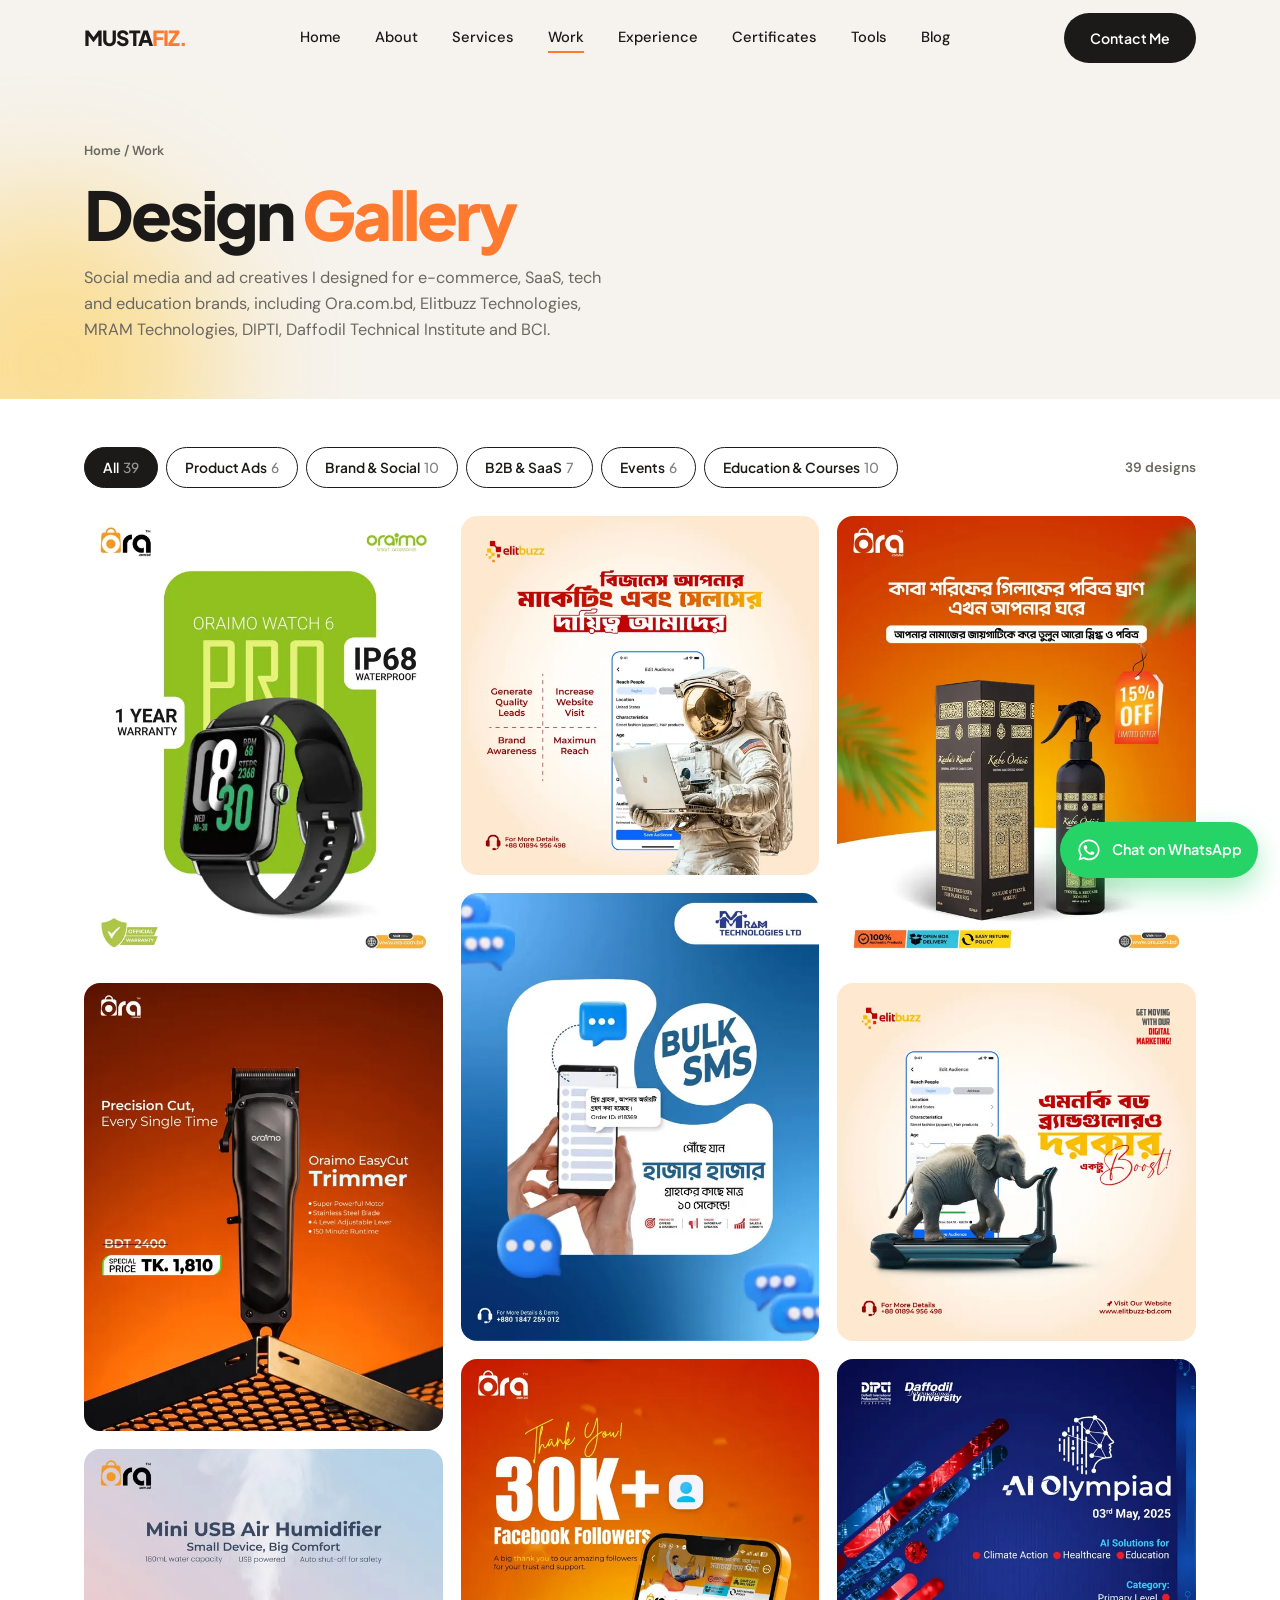
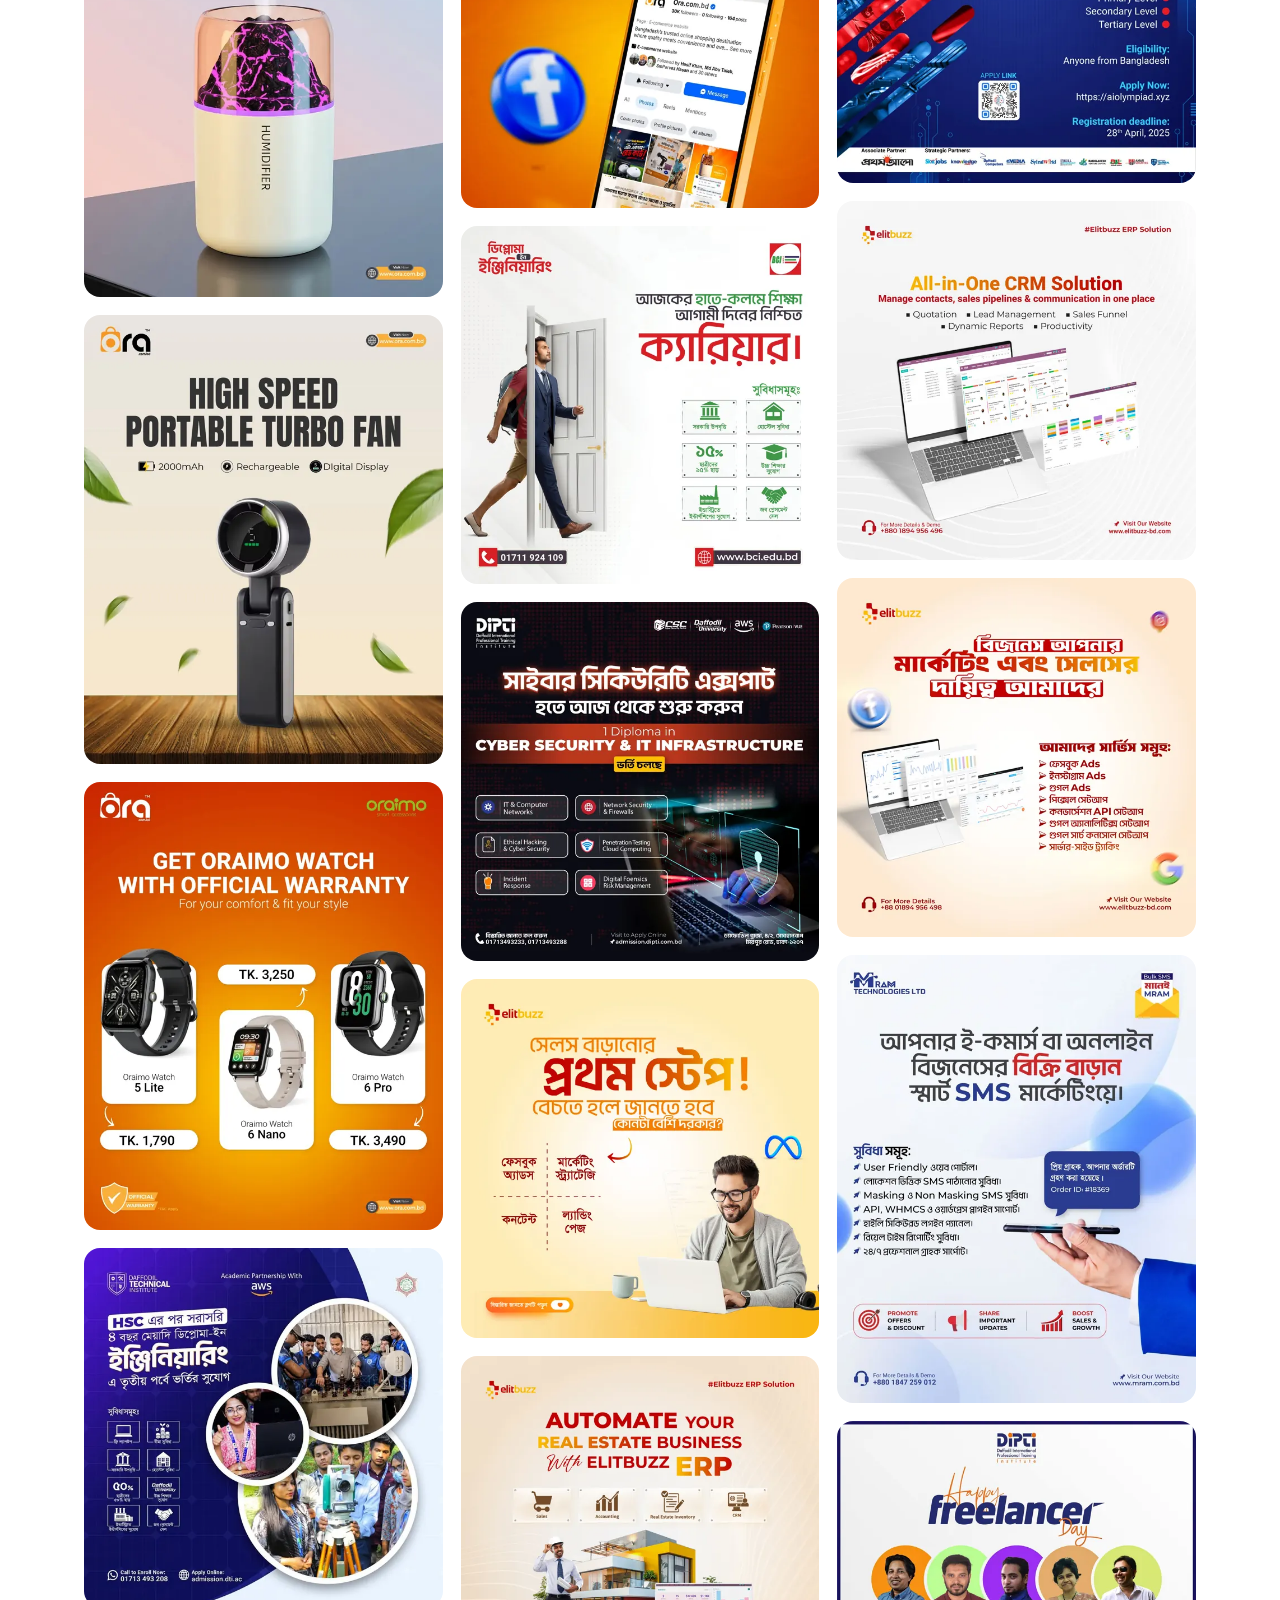
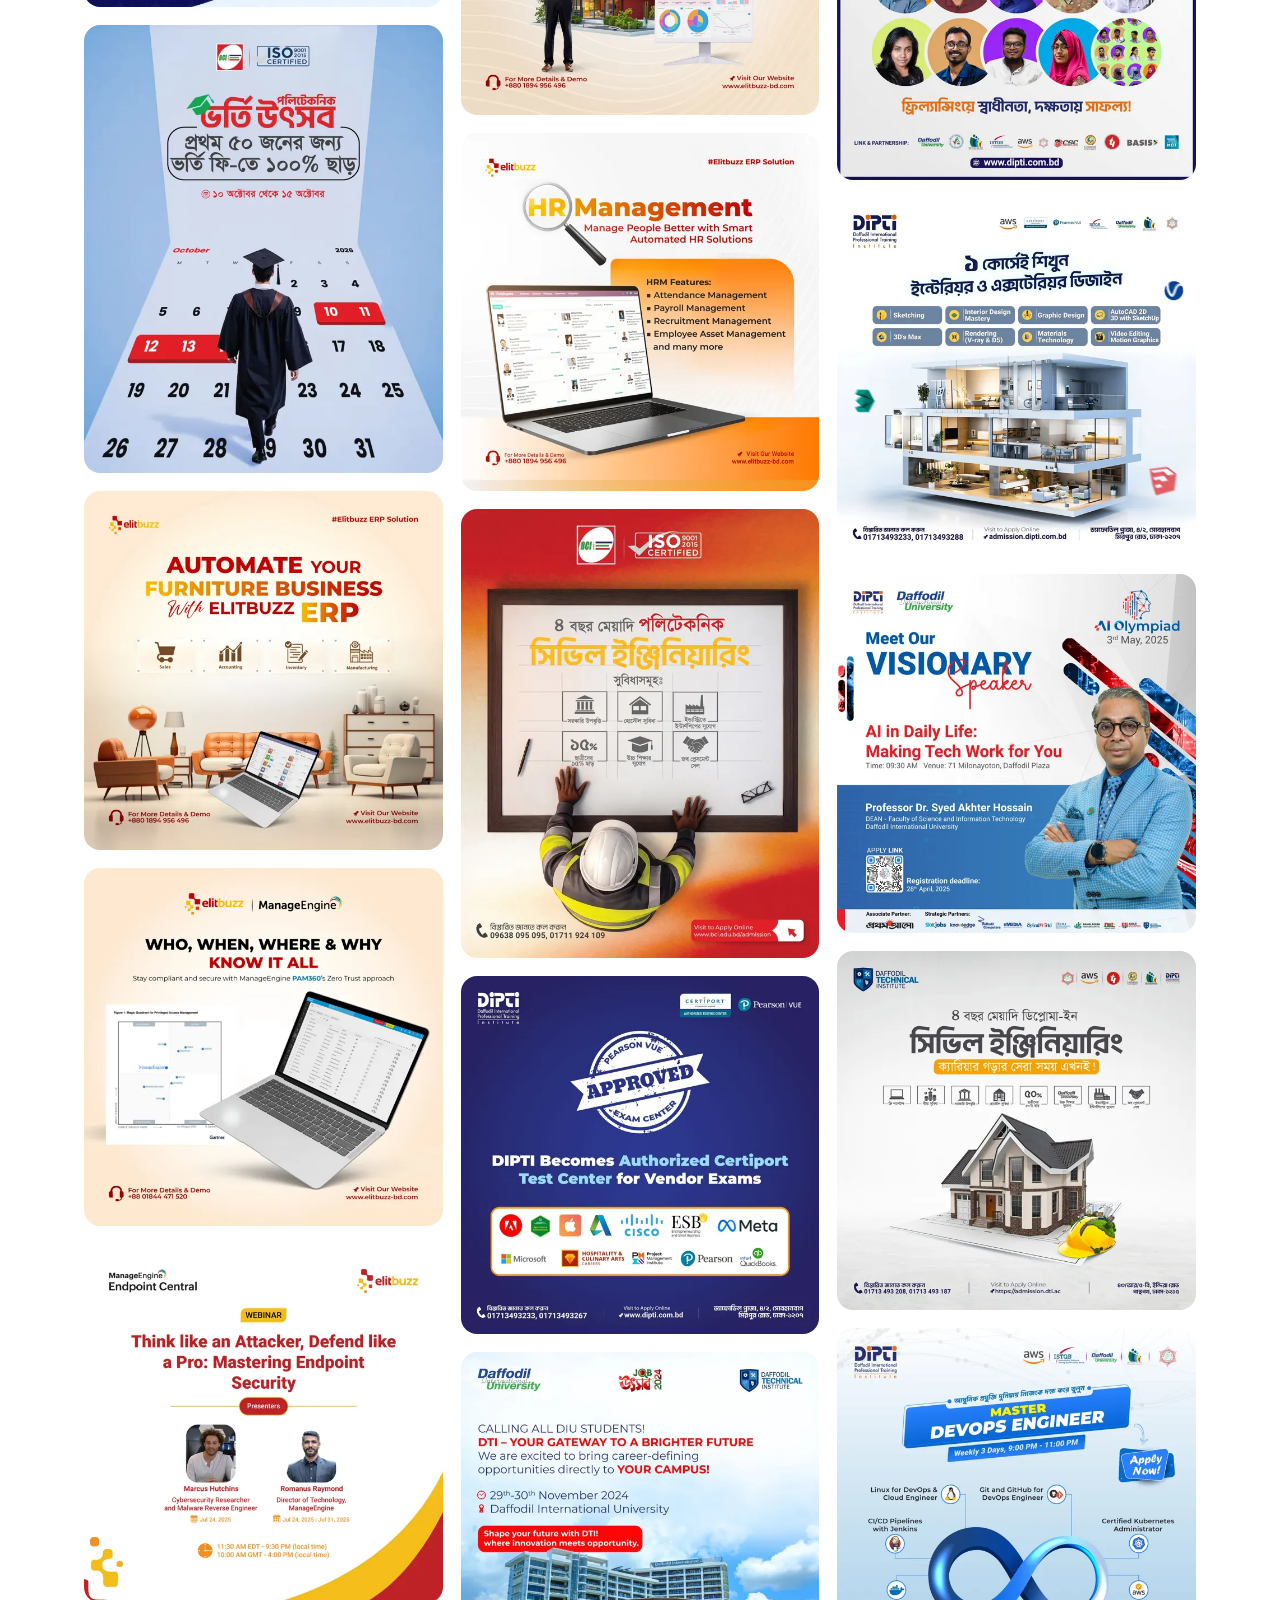
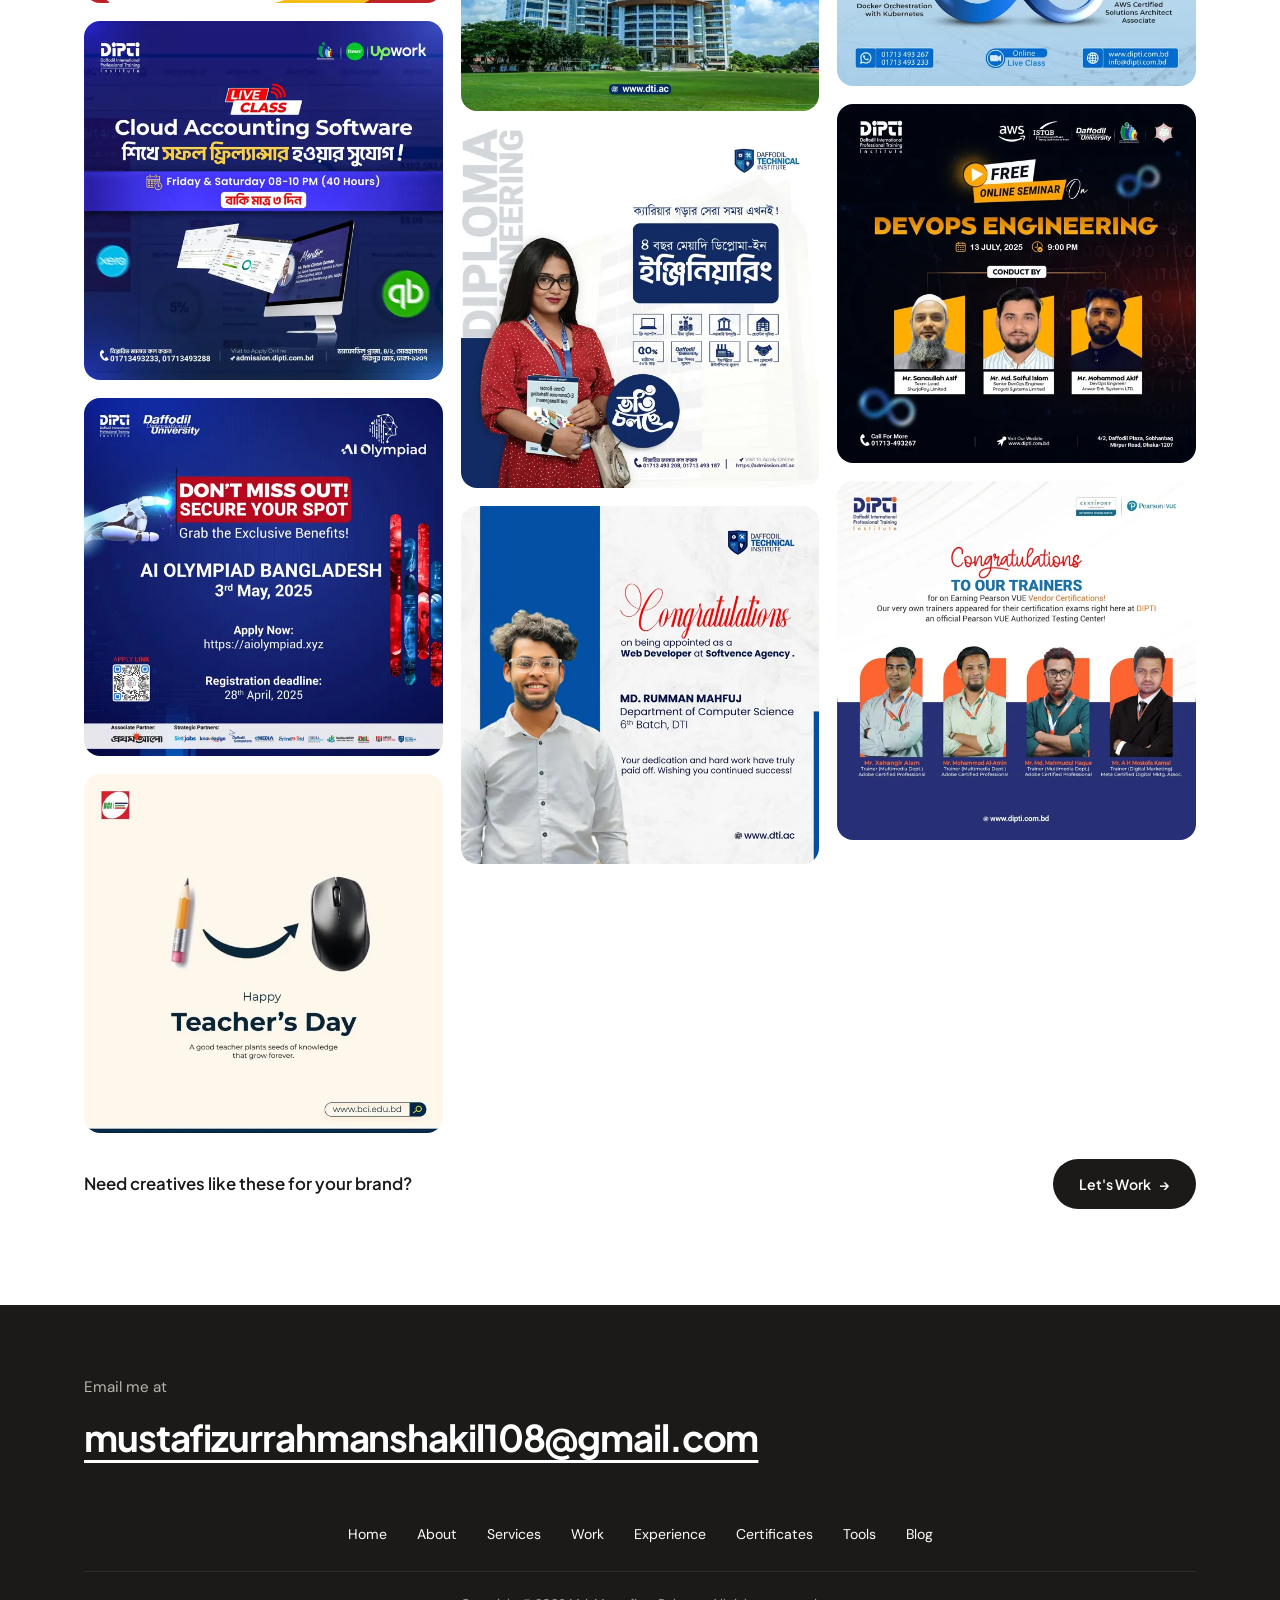
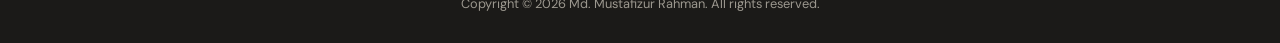
<file: gallery.html>
<!DOCTYPE html>
<html lang="en">
<head>
<meta charset="UTF-8">
<meta name="viewport" content="width=device-width, initial-scale=1">
<link rel="icon" href="favicon.svg" type="image/svg+xml">
<link rel="icon" href="favicon-32.png" sizes="32x32" type="image/png">
<link rel="apple-touch-icon" href="apple-touch-icon.png">
<meta name="theme-color" content="#f6f3ee">
<title>Design Gallery | Md. Mustafizur Rahman</title>
<meta name="description" content="Social media and ad creatives designed by Md. Mustafizur Rahman for Ora.com.bd, Elitbuzz Technologies, MRAM Technologies, DIPTI, Daffodil Technical Institute and BCI.">
<!-- Social preview -->
<link rel="canonical" href="https://mustafiz.online/gallery">
<meta property="og:type" content="website">
<meta property="og:site_name" content="Md. Mustafizur Rahman">
<meta property="og:locale" content="en_US">
<meta property="og:url" content="https://mustafiz.online/gallery">
<meta property="og:title" content="Design Gallery | Md. Mustafizur Rahman">
<meta property="og:description" content="Social media and ad creatives for e-commerce, SaaS, tech and education brands, including Ora.com.bd, Elitbuzz and DIPTI.">
<meta property="og:image" content="https://mustafiz.online/og-image.jpg">
<meta property="og:image:width" content="1200">
<meta property="og:image:height" content="630">
<meta property="og:image:alt" content="Md. Mustafizur Rahman, Digital Marketing &amp; Creative Specialist">
<meta name="twitter:card" content="summary_large_image">
<meta name="twitter:title" content="Design Gallery | Md. Mustafizur Rahman">
<meta name="twitter:description" content="Social media and ad creatives for e-commerce, SaaS, tech and education brands, including Ora.com.bd, Elitbuzz and DIPTI.">
<meta name="twitter:image" content="https://mustafiz.online/og-image.jpg">
<!-- /Social preview -->
<link rel="preconnect" href="https://fonts.googleapis.com">
<link rel="preconnect" href="https://fonts.gstatic.com" crossorigin>
<link href="https://fonts.googleapis.com/css2?family=DM+Sans:opsz,wght@9..40,400;9..40,500;9..40,600&family=Plus+Jakarta+Sans:wght@600;700;800&display=swap" rel="stylesheet">
<link rel="stylesheet" href="assets/site.css?v=29ae6e69">
</head>
<body data-page="gallery">

<div class="progress" id="progress" aria-hidden="true"></div>
<header id="top">
  <div class="wrap nav">
    <a href="./" class="logo">MUSTA<span class="accent">FIZ.</span></a>
    <ul class="nav-links" id="navLinks">
      <li><a href="./">Home</a></li>
      <li><a href="./#about">About</a></li>
      <li><a href="./#services">Services</a></li>
      <li><a href="gallery" class="active" aria-current="page">Work</a></li>
      <li><a href="./#experience">Experience</a></li>
      <li><a href="./#credentials">Certificates</a></li>
      <li><a href="tools">Tools</a></li>
      <li><a href="blog/">Blog</a></li>
    </ul>
    <a href="./#contact" class="btn dark">Contact Me</a>
    <button class="menu-btn" id="menuBtn" aria-label="Open menu" aria-expanded="false" aria-controls="navLinks"><span></span></button>
  </div>
</header>

<main>
  <section class="page-hero">
    <span class="blob a" aria-hidden="true"></span>
    <div class="wrap">
      <p class="crumb"><a href="./">Home</a> / Work</p>
      <h1>Design <span class="accent">Gallery</span></h1>
      <p class="lead">Social media and ad creatives I designed for e-commerce, SaaS, tech and education brands, including Ora.com.bd, Elitbuzz Technologies, MRAM Technologies, DIPTI, Daffodil Technical Institute and BCI.</p>
    </div>
  </section>
  <section class="gallery-sec">
    <div class="wrap">
      <div class="gallery-bar">
        <div class="tool-tabs" id="galleryFilters" role="group" aria-label="Filter designs"><button type="button" class="tool-tab" aria-pressed="true" data-cat="All">All <span class="n">39</span></button><button type="button" class="tool-tab" aria-pressed="false" data-cat="Product Ads">Product Ads <span class="n">6</span></button><button type="button" class="tool-tab" aria-pressed="false" data-cat="Brand &amp; Social">Brand &amp; Social <span class="n">10</span></button><button type="button" class="tool-tab" aria-pressed="false" data-cat="B2B &amp; SaaS">B2B &amp; SaaS <span class="n">7</span></button><button type="button" class="tool-tab" aria-pressed="false" data-cat="Events">Events <span class="n">6</span></button><button type="button" class="tool-tab" aria-pressed="false" data-cat="Education &amp; Courses">Education &amp; Courses <span class="n">10</span></button></div><!-- /galleryFilters -->
        <span class="gallery-count" id="galleryCount" aria-live="polite">39 designs</span>
      </div>
      <div class="gallery-grid" id="galleryGrid"><div class="g-col"><button type="button" class="shot" data-i="0" style="--d:0ms"><img src="gallery/ora-oraimo-watch-6-pro-thumb.webp" alt="Oraimo Watch 6 Pro, Ora.com.bd" width="1400" height="1750" decoding="async"><span class="shot-meta"><b>Oraimo Watch 6 Pro</b><small>Ora.com.bd · Product Ads</small></span></button><button type="button" class="shot" data-i="4" style="--d:240ms"><img src="gallery/ora-easycut-trimmer-thumb.webp" alt="Oraimo EasyCut Trimmer, Ora.com.bd" width="1080" height="1350" decoding="async"><span class="shot-meta"><b>Oraimo EasyCut Trimmer</b><small>Ora.com.bd · Product Ads</small></span></button><button type="button" class="shot" data-i="8" style="--d:120ms"><img src="gallery/ora-air-humidifier-thumb.webp" alt="Mini USB Air Humidifier, Ora.com.bd" width="1400" height="1750" loading="lazy" decoding="async"><span class="shot-meta"><b>Mini USB Air Humidifier</b><small>Ora.com.bd · Product Ads</small></span></button><button type="button" class="shot" data-i="11" style="--d:300ms"><img src="gallery/ora-turbo-fan-thumb.webp" alt="Portable Turbo Fan, Ora.com.bd" width="1400" height="1750" loading="lazy" decoding="async"><span class="shot-meta"><b>Portable Turbo Fan</b><small>Ora.com.bd · Product Ads</small></span></button><button type="button" class="shot" data-i="14" style="--d:120ms"><img src="gallery/ora-oraimo-watch-lineup-thumb.webp" alt="Oraimo Watch Price Lineup, Ora.com.bd" width="1400" height="1750" loading="lazy" decoding="async"><span class="shot-meta"><b>Oraimo Watch Price Lineup</b><small>Ora.com.bd · Product Ads</small></span></button><button type="button" class="shot" data-i="17" style="--d:300ms"><img src="gallery/dti-hsc-diploma-admission-thumb.webp" alt="Diploma After HSC: Third Phase Admission, Daffodil Technical Institute" width="1080" height="1080" loading="lazy" decoding="async"><span class="shot-meta"><b>Diploma After HSC: Third Phase Admission</b><small>Daffodil Technical Institute · Education &amp; Courses</small></span></button><button type="button" class="shot" data-i="20" style="--d:120ms"><img src="gallery/bci-admission-fest-calendar-thumb.webp" alt="Polytechnic Admission Fest: 100% Fee Waiver, BCI" width="1080" height="1350" loading="lazy" decoding="async"><span class="shot-meta"><b>Polytechnic Admission Fest: 100% Fee Waiver</b><small>BCI · Education &amp; Courses</small></span></button><button type="button" class="shot" data-i="23" style="--d:300ms"><img src="gallery/elitbuzz-erp-furniture-thumb.webp" alt="ERP for Furniture Business, Elitbuzz Technologies" width="1400" height="1400" loading="lazy" decoding="async"><span class="shot-meta"><b>ERP for Furniture Business</b><small>Elitbuzz Technologies · B2B &amp; SaaS</small></span></button><button type="button" class="shot" data-i="26" style="--d:120ms"><img src="gallery/elitbuzz-pam360-thumb.webp" alt="PAM360 Zero Trust, Elitbuzz × ManageEngine" width="1080" height="1080" loading="lazy" decoding="async"><span class="shot-meta"><b>PAM360 Zero Trust</b><small>Elitbuzz × ManageEngine · B2B &amp; SaaS</small></span></button><button type="button" class="shot" data-i="29" style="--d:300ms"><img src="gallery/elitbuzz-endpoint-webinar-thumb.webp" alt="Endpoint Security Webinar, Elitbuzz × ManageEngine" width="1080" height="1080" loading="lazy" decoding="async"><span class="shot-meta"><b>Endpoint Security Webinar</b><small>Elitbuzz × ManageEngine · Events</small></span></button><button type="button" class="shot" data-i="32" style="--d:120ms"><img src="gallery/dipti-cloud-accounting-thumb.webp" alt="Cloud Accounting Live Class, DIPTI" width="1400" height="1400" loading="lazy" decoding="async"><span class="shot-meta"><b>Cloud Accounting Live Class</b><small>DIPTI · Education &amp; Courses</small></span></button><button type="button" class="shot" data-i="35" style="--d:300ms"><img src="gallery/dipti-ai-olympiad-register-thumb.webp" alt="AI Olympiad: Secure Your Spot, DIPTI × Daffodil International University" width="1400" height="1400" loading="lazy" decoding="async"><span class="shot-meta"><b>AI Olympiad: Secure Your Spot</b><small>DIPTI × Daffodil International University · Events</small></span></button><button type="button" class="shot" data-i="38" style="--d:120ms"><img src="gallery/bci-teachers-day-thumb.webp" alt="Happy Teacher&#x27;s Day, BCI" width="1080" height="1080" loading="lazy" decoding="async"><span class="shot-meta"><b>Happy Teacher&#x27;s Day</b><small>BCI · Brand &amp; Social</small></span></button></div><div class="g-col"><button type="button" class="shot" data-i="1" style="--d:60ms"><img src="gallery/elitbuzz-marketing-astronaut-thumb.webp" alt="Marketing &amp; Sales, Handled, Elitbuzz Technologies" width="1400" height="1400" decoding="async"><span class="shot-meta"><b>Marketing &amp; Sales, Handled</b><small>Elitbuzz Technologies · Brand &amp; Social</small></span></button><button type="button" class="shot" data-i="3" style="--d:180ms"><img src="gallery/mram-bulk-sms-thumb.webp" alt="Bulk SMS in 10 Seconds, MRAM Technologies" width="1080" height="1350" decoding="async"><span class="shot-meta"><b>Bulk SMS in 10 Seconds</b><small>MRAM Technologies · B2B &amp; SaaS</small></span></button><button type="button" class="shot" data-i="6" style="--d:0ms"><img src="gallery/ora-30k-followers-thumb.webp" alt="30K Facebook Followers, Ora.com.bd" width="1400" height="1750" loading="lazy" decoding="async"><span class="shot-meta"><b>30K Facebook Followers</b><small>Ora.com.bd · Brand &amp; Social</small></span></button><button type="button" class="shot" data-i="10" style="--d:240ms"><img src="gallery/bci-career-door-thumb.webp" alt="Hands-on Learning, Secure Career, BCI" width="1400" height="1400" loading="lazy" decoding="async"><span class="shot-meta"><b>Hands-on Learning, Secure Career</b><small>BCI · Education &amp; Courses</small></span></button><button type="button" class="shot" data-i="13" style="--d:60ms"><img src="gallery/dipti-cyber-security-diploma-thumb.webp" alt="Cyber Security Diploma, DIPTI" width="1400" height="1401" loading="lazy" decoding="async"><span class="shot-meta"><b>Cyber Security Diploma</b><small>DIPTI · Education &amp; Courses</small></span></button><button type="button" class="shot" data-i="16" style="--d:240ms"><img src="gallery/elitbuzz-first-step-thumb.webp" alt="The First Step to More Sales, Elitbuzz Technologies" width="1400" height="1400" loading="lazy" decoding="async"><span class="shot-meta"><b>The First Step to More Sales</b><small>Elitbuzz Technologies · Brand &amp; Social</small></span></button><button type="button" class="shot" data-i="18" style="--d:0ms"><img src="gallery/elitbuzz-erp-real-estate-thumb.webp" alt="ERP for Real Estate, Elitbuzz Technologies" width="1400" height="1400" loading="lazy" decoding="async"><span class="shot-meta"><b>ERP for Real Estate</b><small>Elitbuzz Technologies · B2B &amp; SaaS</small></span></button><button type="button" class="shot" data-i="21" style="--d:180ms"><img src="gallery/elitbuzz-hr-management-thumb.webp" alt="HR Management Software, Elitbuzz Technologies" width="1400" height="1400" loading="lazy" decoding="async"><span class="shot-meta"><b>HR Management Software</b><small>Elitbuzz Technologies · B2B &amp; SaaS</small></span></button><button type="button" class="shot" data-i="24" style="--d:0ms"><img src="gallery/bci-civil-engineering-thumb.webp" alt="Polytechnic Civil Engineering, BCI" width="1400" height="1750" loading="lazy" decoding="async"><span class="shot-meta"><b>Polytechnic Civil Engineering</b><small>BCI · Education &amp; Courses</small></span></button><button type="button" class="shot" data-i="28" style="--d:240ms"><img src="gallery/dipti-certiport-center-thumb.webp" alt="Authorized Certiport Test Center, DIPTI" width="1400" height="1400" loading="lazy" decoding="async"><span class="shot-meta"><b>Authorized Certiport Test Center</b><small>DIPTI · Brand &amp; Social</small></span></button><button type="button" class="shot" data-i="31" style="--d:60ms"><img src="gallery/dti-job-utsob-2024-thumb.webp" alt="Job Utsob 2024 at DIU, Daffodil Technical Institute × Daffodil International University" width="1400" height="1400" loading="lazy" decoding="async"><span class="shot-meta"><b>Job Utsob 2024 at DIU</b><small>Daffodil Technical Institute × Daffodil International University · Events</small></span></button><button type="button" class="shot" data-i="34" style="--d:240ms"><img src="gallery/dti-admission-open-thumb.webp" alt="Diploma in Engineering: Admission Open, Daffodil Technical Institute" width="1400" height="1400" loading="lazy" decoding="async"><span class="shot-meta"><b>Diploma in Engineering: Admission Open</b><small>Daffodil Technical Institute · Education &amp; Courses</small></span></button><button type="button" class="shot" data-i="37" style="--d:60ms"><img src="gallery/dti-alumni-placement-thumb.webp" alt="Alumni Placement: Web Developer, Daffodil Technical Institute" width="1400" height="1400" loading="lazy" decoding="async"><span class="shot-meta"><b>Alumni Placement: Web Developer</b><small>Daffodil Technical Institute · Brand &amp; Social</small></span></button></div><div class="g-col"><button type="button" class="shot" data-i="2" style="--d:120ms"><img src="gallery/ora-kaaba-scent-thumb.webp" alt="Kaaba Kiswah Scent Offer, Ora.com.bd" width="1400" height="1750" decoding="async"><span class="shot-meta"><b>Kaaba Kiswah Scent Offer</b><small>Ora.com.bd · Product Ads</small></span></button><button type="button" class="shot" data-i="5" style="--d:300ms"><img src="gallery/elitbuzz-boost-elephant-thumb.webp" alt="Even Big Brands Need a Boost, Elitbuzz Technologies" width="1080" height="1080" decoding="async"><span class="shot-meta"><b>Even Big Brands Need a Boost</b><small>Elitbuzz Technologies · Brand &amp; Social</small></span></button><button type="button" class="shot" data-i="7" style="--d:60ms"><img src="gallery/dipti-ai-olympiad-poster-thumb.webp" alt="AI Olympiad Bangladesh Poster, DIPTI × Daffodil International University" width="1071" height="1266" loading="lazy" decoding="async"><span class="shot-meta"><b>AI Olympiad Bangladesh Poster</b><small>DIPTI × Daffodil International University · Events</small></span></button><button type="button" class="shot" data-i="9" style="--d:180ms"><img src="gallery/elitbuzz-crm-thumb.webp" alt="All-in-One CRM Solution, Elitbuzz Technologies" width="1400" height="1400" loading="lazy" decoding="async"><span class="shot-meta"><b>All-in-One CRM Solution</b><small>Elitbuzz Technologies · B2B &amp; SaaS</small></span></button><button type="button" class="shot" data-i="12" style="--d:0ms"><img src="gallery/elitbuzz-marketing-services-thumb.webp" alt="Digital Marketing Services, Elitbuzz Technologies" width="1400" height="1400" loading="lazy" decoding="async"><span class="shot-meta"><b>Digital Marketing Services</b><small>Elitbuzz Technologies · Brand &amp; Social</small></span></button><button type="button" class="shot" data-i="15" style="--d:180ms"><img src="gallery/mram-smart-sms-thumb.webp" alt="Smart SMS Marketing, MRAM Technologies" width="1400" height="1750" loading="lazy" decoding="async"><span class="shot-meta"><b>Smart SMS Marketing</b><small>MRAM Technologies · B2B &amp; SaaS</small></span></button><button type="button" class="shot" data-i="19" style="--d:60ms"><img src="gallery/dipti-freelancer-day-thumb.webp" alt="Happy Freelancer Day, DIPTI" width="1400" height="1400" loading="lazy" decoding="async"><span class="shot-meta"><b>Happy Freelancer Day</b><small>DIPTI · Brand &amp; Social</small></span></button><button type="button" class="shot" data-i="22" style="--d:240ms"><img src="gallery/dipti-interior-design-course-thumb.webp" alt="Interior &amp; Exterior Design Course, DIPTI" width="1400" height="1400" loading="lazy" decoding="async"><span class="shot-meta"><b>Interior &amp; Exterior Design Course</b><small>DIPTI · Education &amp; Courses</small></span></button><button type="button" class="shot" data-i="25" style="--d:60ms"><img src="gallery/dipti-ai-olympiad-speaker-thumb.webp" alt="AI Olympiad Visionary Speaker, DIPTI × Daffodil International University" width="1400" height="1400" loading="lazy" decoding="async"><span class="shot-meta"><b>AI Olympiad Visionary Speaker</b><small>DIPTI × Daffodil International University · Events</small></span></button><button type="button" class="shot" data-i="27" style="--d:180ms"><img src="gallery/dti-civil-engineering-thumb.webp" alt="Diploma in Civil Engineering, Daffodil Technical Institute" width="1400" height="1400" loading="lazy" decoding="async"><span class="shot-meta"><b>Diploma in Civil Engineering</b><small>Daffodil Technical Institute · Education &amp; Courses</small></span></button><button type="button" class="shot" data-i="30" style="--d:0ms"><img src="gallery/dipti-master-devops-thumb.webp" alt="Master DevOps Engineer Course, DIPTI" width="1400" height="1400" loading="lazy" decoding="async"><span class="shot-meta"><b>Master DevOps Engineer Course</b><small>DIPTI · Education &amp; Courses</small></span></button><button type="button" class="shot" data-i="33" style="--d:180ms"><img src="gallery/dipti-devops-seminar-thumb.webp" alt="DevOps Engineering Seminar, DIPTI" width="1080" height="1080" loading="lazy" decoding="async"><span class="shot-meta"><b>DevOps Engineering Seminar</b><small>DIPTI · Events</small></span></button><button type="button" class="shot" data-i="36" style="--d:0ms"><img src="gallery/dipti-trainer-certifications-thumb.webp" alt="Trainer Certifications, DIPTI" width="1400" height="1400" loading="lazy" decoding="async"><span class="shot-meta"><b>Trainer Certifications</b><small>DIPTI · Brand &amp; Social</small></span></button></div></div><!-- /galleryGrid -->
      <div class="tool-cta">
        <p>Need creatives like these for your brand?</p>
        <a href="./#contact" class="btn dark">Let's Work <span aria-hidden="true">→</span></a>
      </div>
    </div>
  </section>
</main>

<footer>
  <div class="wrap">
    <p class="small">Email me at</p>
    <a class="mail" href="mailto:mustafizurrahmanshakil108@gmail.com">mustafizurrahmanshakil108@gmail.com</a>
    <ul class="foot-nav">
      <li><a href="./">Home</a></li>
      <li><a href="./#about">About</a></li>
      <li><a href="./#services">Services</a></li>
      <li><a href="gallery">Work</a></li>
      <li><a href="./#experience">Experience</a></li>
      <li><a href="./#credentials">Certificates</a></li>
      <li><a href="tools">Tools</a></li>
      <li><a href="blog/">Blog</a></li>
    </ul>
    <div class="foot-bottom">Copyright © <span id="year">2026</span> Md. Mustafizur Rahman. All rights reserved.</div>
  </div>
</footer>
<a class="wa" href="https://wa.me/8801993480668?text=Hi%20Mustafiz%2C%20I%20saw%20your%20portfolio%20and%20would%20like%20to%20discuss%20a%20project." target="_blank" rel="noopener" aria-label="Chat on WhatsApp">
  <svg viewBox="0 0 32 32" fill="currentColor" aria-hidden="true"><path d="M16 3C8.8 3 3 8.7 3 15.8c0 2.5.7 4.9 2 7L3 29l6.4-2c2 1.1 4.300 1.700 6.600 1.700 7.200 0 13-5.700 13-12.800S23.200 3 16 3zm0 23.400c-2.100 0-4.100-.6-5.900-1.700l-.4-.2-3.800 1.200 1.200-3.700-.3-.4a10.400 10.400 0 0 1-1.700-5.700C5.100 10 10 5.300 16 5.300S26.900 10 26.900 15.800 22 26.400 16 26.400zm5.900-7.800c-.3-.2-1.900-1-2.200-1.100-.3-.1-.5-.2-.7.2-.2.300-.8 1.100-1 1.300-.2.200-.4.200-.7.100-.3-.2-1.400-.5-2.600-1.600-1-.9-1.600-1.900-1.800-2.200-.2-.3 0-.5.100-.7l.5-.6c.2-.2.200-.4.300-.6.100-.2 0-.4 0-.6l-1-2.400c-.3-.6-.5-.5-.7-.5h-.6c-.2 0-.6.1-.9.400-.3.3-1.100 1.100-1.100 2.700s1.200 3.100 1.300 3.300c.2.200 2.300 3.500 5.500 4.900 2.700 1.100 3.200.9 3.800.8.6-.1 1.900-.8 2.200-1.500.3-.7.3-1.400.2-1.500-.1-.1-.3-.2-.6-.4z"/></svg>
  <span class="t">Chat on WhatsApp</span>
</a>
<button class="to-top" id="toTop" aria-label="Back to top">↑</button>

<script src="assets/site.js?v=dc7efeec"></script>
<script src="assets/gallery.js?v=ef5e968a"></script>
</body>
</html>
</file>
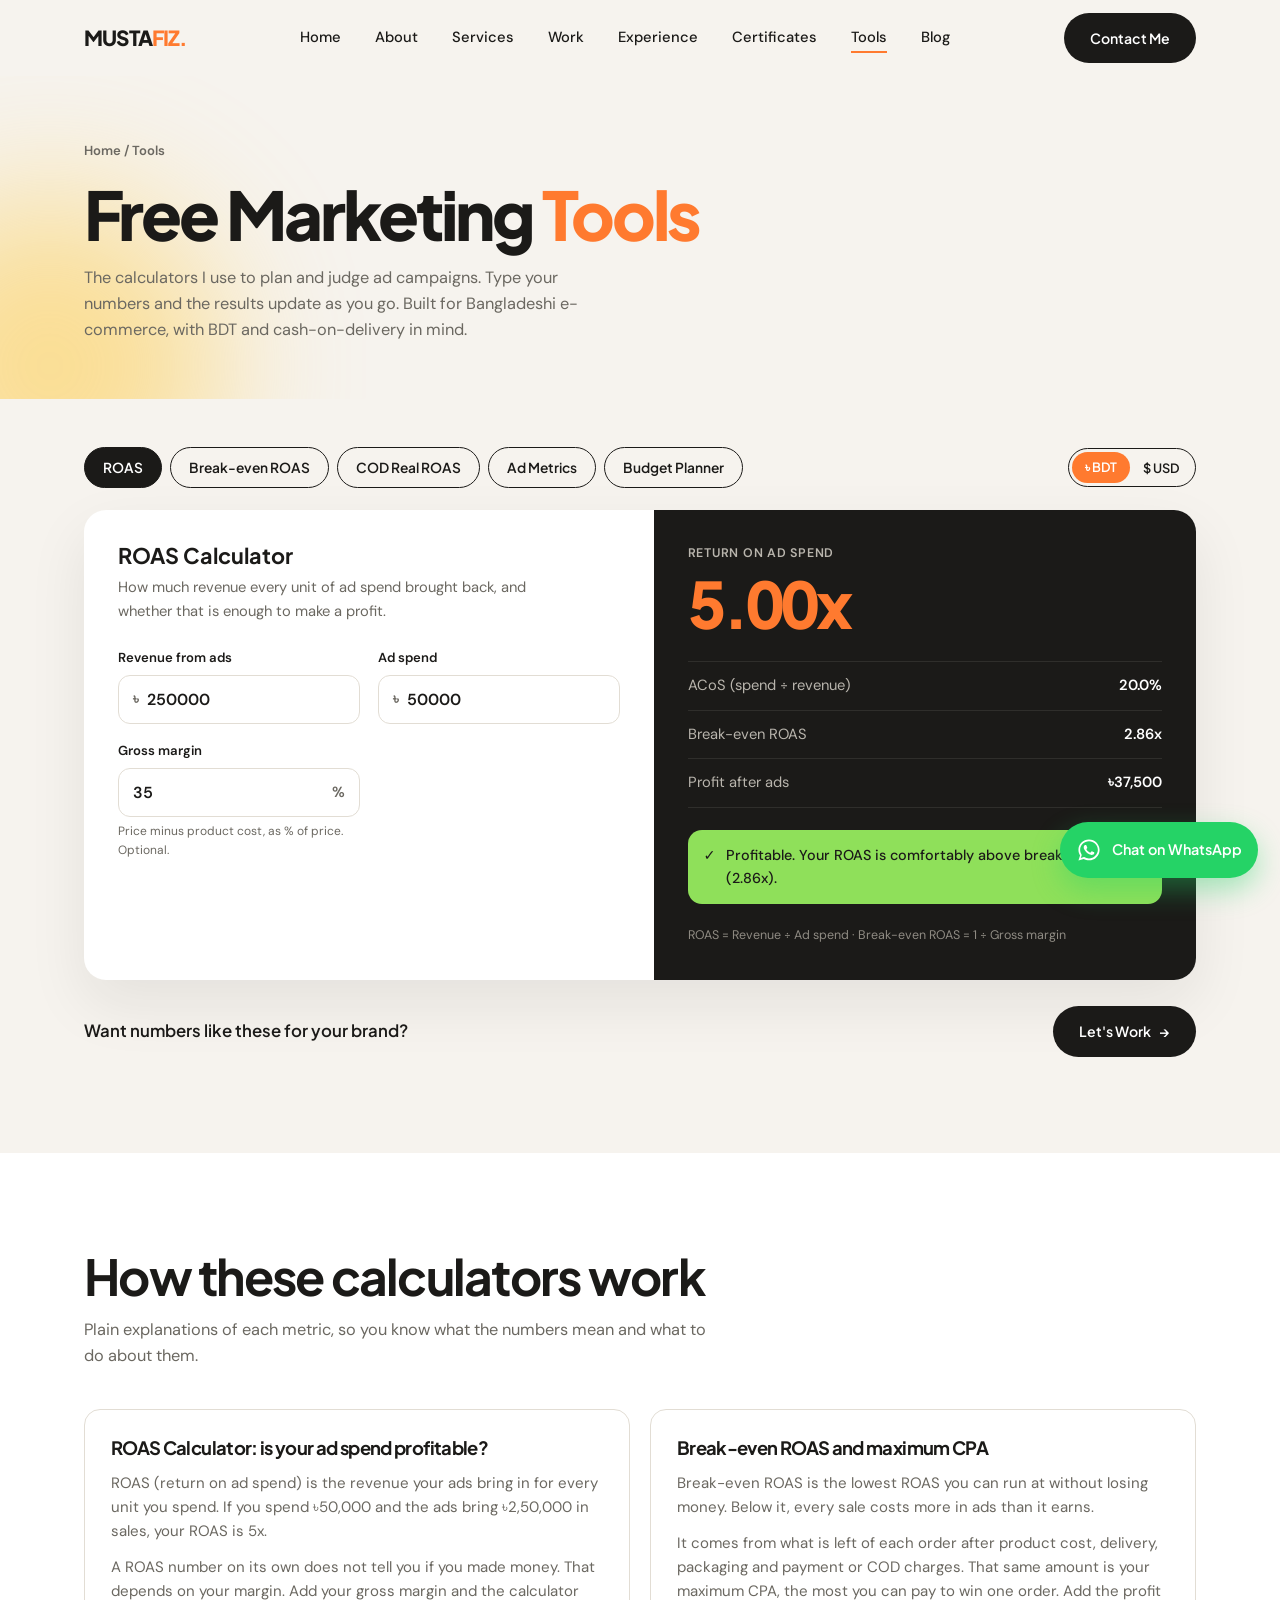
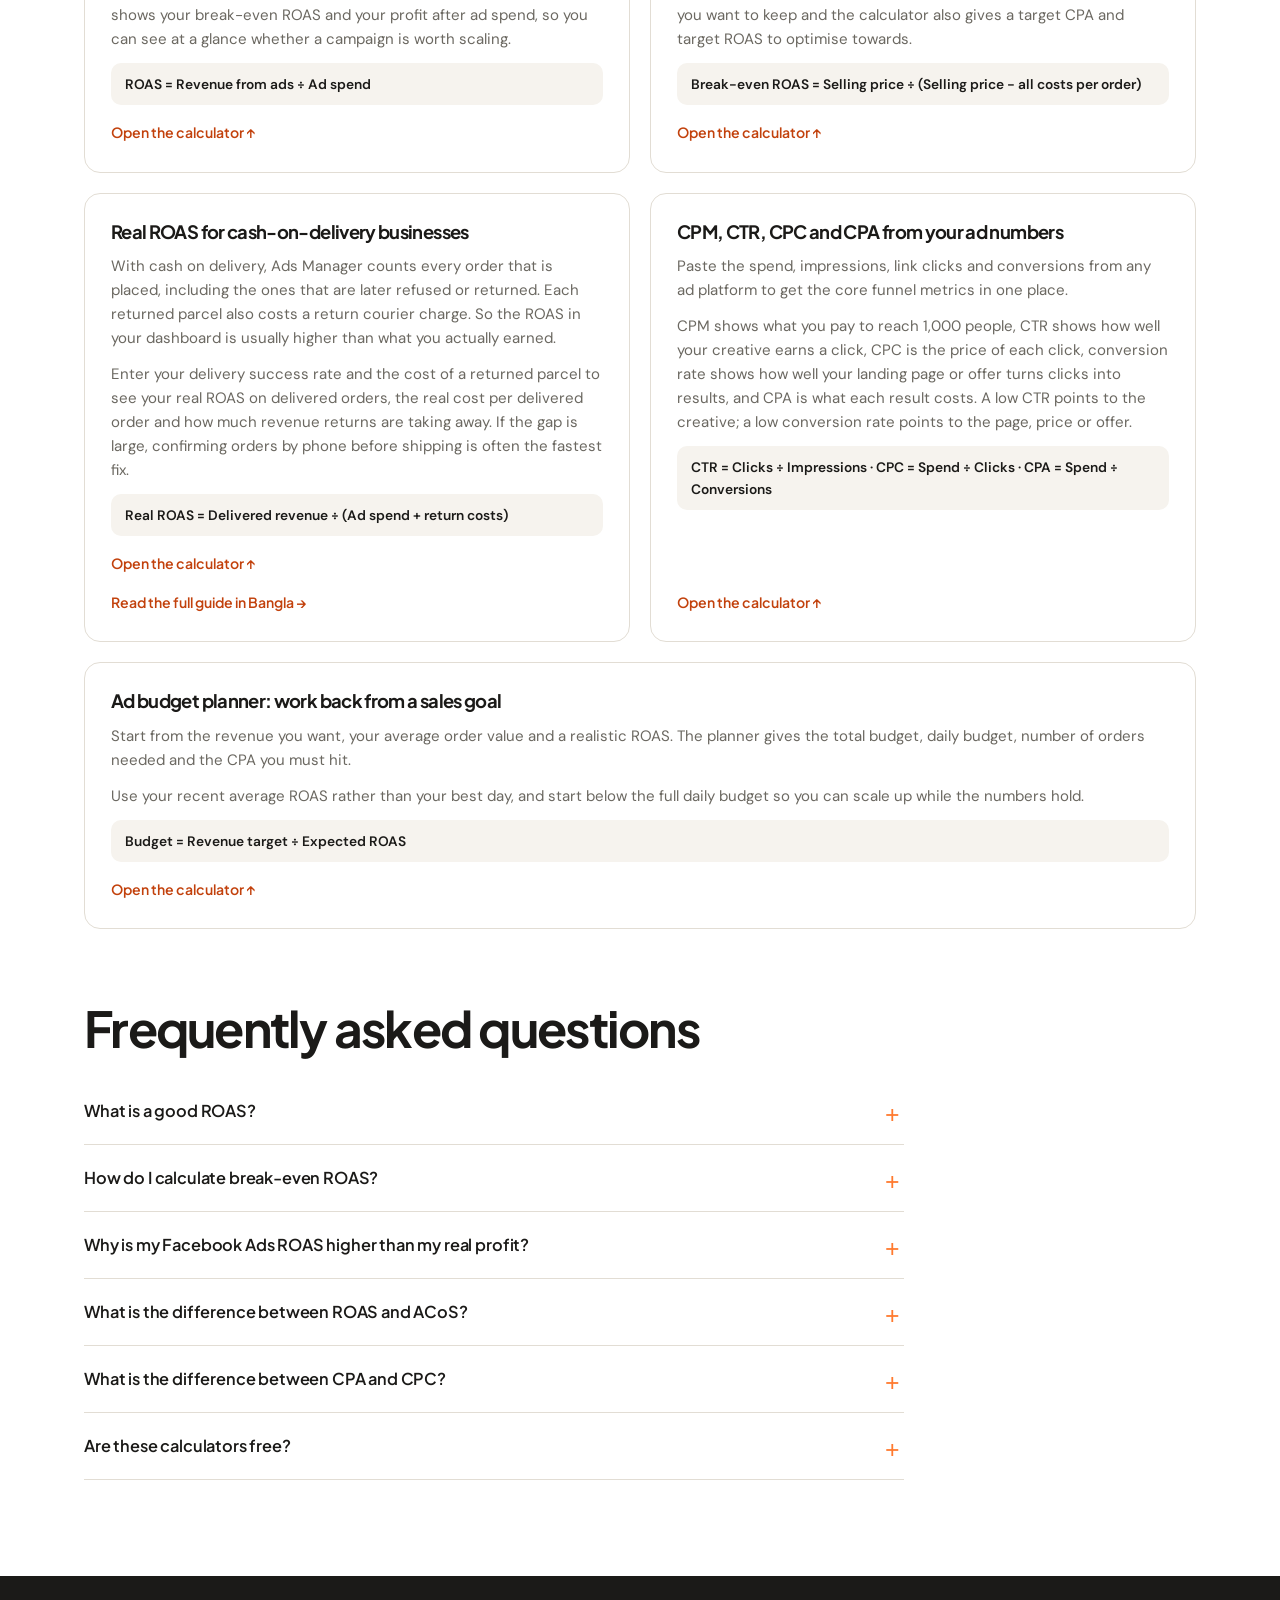
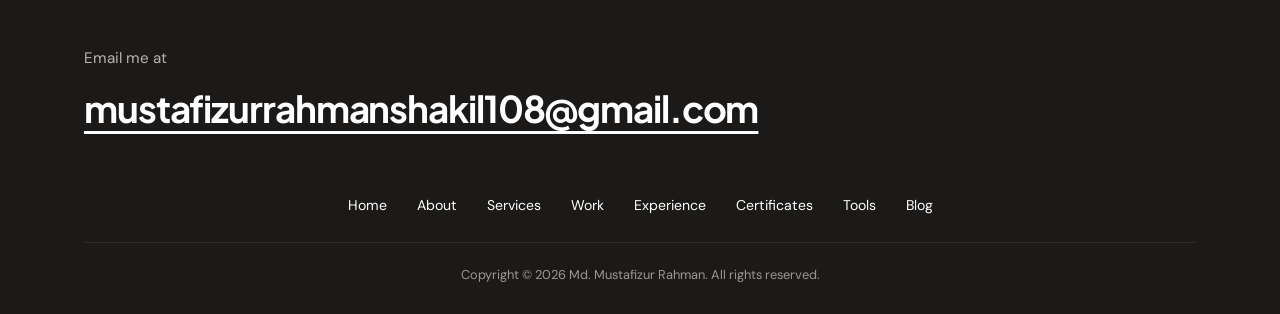
<file: tools.html>
<!DOCTYPE html>
<html lang="en">
<head>
<meta charset="UTF-8">
<meta name="viewport" content="width=device-width, initial-scale=1">
<link rel="icon" href="favicon.svg" type="image/svg+xml">
<link rel="icon" href="favicon-32.png" sizes="32x32" type="image/png">
<link rel="apple-touch-icon" href="apple-touch-icon.png">
<meta name="theme-color" content="#f6f3ee">
<title>Free Marketing Tools: ROAS, Break-even & COD Calculators | Md. Mustafizur Rahman</title>
<meta name="description" content="Free ROAS calculator, break-even ROAS, COD real ROAS, ad metrics (CPM, CTR, CPC, CPA) and ad budget planner for e-commerce marketers in Bangladesh.">
<!-- Social preview -->
<link rel="canonical" href="https://mustafiz.online/tools">
<meta property="og:type" content="website">
<meta property="og:site_name" content="Md. Mustafizur Rahman">
<meta property="og:locale" content="en_US">
<meta property="og:url" content="https://mustafiz.online/tools">
<meta property="og:title" content="Free Marketing Tools: ROAS, Break-even &amp; COD Calculators">
<meta property="og:description" content="Free ROAS, break-even ROAS, COD real ROAS, ad metrics and budget calculators for e-commerce marketers in Bangladesh.">
<meta property="og:image" content="https://mustafiz.online/og-image.jpg">
<meta property="og:image:width" content="1200">
<meta property="og:image:height" content="630">
<meta property="og:image:alt" content="Md. Mustafizur Rahman, Digital Marketing &amp; Creative Specialist">
<meta name="twitter:card" content="summary_large_image">
<meta name="twitter:title" content="Free Marketing Tools: ROAS, Break-even &amp; COD Calculators">
<meta name="twitter:description" content="Free ROAS, break-even ROAS, COD real ROAS, ad metrics and budget calculators for e-commerce marketers in Bangladesh.">
<meta name="twitter:image" content="https://mustafiz.online/og-image.jpg">
<script type="application/ld+json" data-tools>[{"@context": "https://schema.org", "@type": "FAQPage", "mainEntity": [{"@type": "Question", "name": "What is a good ROAS?", "acceptedAnswer": {"@type": "Answer", "text": "It depends on your margin. A good ROAS is one comfortably above your break-even ROAS, which is 1 ÷ gross margin. With a 35% gross margin you break even at about 2.86x, so 4x is healthy. With a 20% margin you need 5x just to break even."}}, {"@type": "Question", "name": "How do I calculate break-even ROAS?", "acceptedAnswer": {"@type": "Answer", "text": "Take your selling price and subtract every cost per order: product cost, delivery, packaging and payment or COD charges. Divide the selling price by what is left. For a ৳1,500 product with ৳835 in costs, break-even ROAS is 1,500 ÷ 665 ≈ 2.26x."}}, {"@type": "Question", "name": "Why is my Facebook Ads ROAS higher than my real profit?", "acceptedAnswer": {"@type": "Answer", "text": "Ads Manager counts placed orders. In cash-on-delivery businesses some of those orders are refused or returned, and each return adds a courier cost. The COD Real ROAS calculator shows the ROAS on orders that were actually delivered and paid."}}, {"@type": "Question", "name": "What is the difference between ROAS and ACoS?", "acceptedAnswer": {"@type": "Answer", "text": "They are two views of the same numbers. ROAS is revenue ÷ ad spend; ACoS is ad spend ÷ revenue, shown as a percentage. A 5x ROAS equals a 20% ACoS."}}, {"@type": "Question", "name": "What is the difference between CPA and CPC?", "acceptedAnswer": {"@type": "Answer", "text": "CPC is what you pay for one click. CPA is what you pay for one result, such as a purchase or a lead. CPA = CPC ÷ conversion rate, so improving your landing page lowers CPA even if click prices stay the same."}}, {"@type": "Question", "name": "Are these calculators free?", "acceptedAnswer": {"@type": "Answer", "text": "Yes. They run entirely in your browser, nothing you type is stored or sent anywhere, and they work in both BDT and USD."}}]}, {"@context": "https://schema.org", "@type": "WebApplication", "name": "Free Marketing Calculators", "url": "https://mustafiz.online/tools", "applicationCategory": "BusinessApplication", "operatingSystem": "Any", "offers": {"@type": "Offer", "price": "0", "priceCurrency": "BDT"}, "author": {"@type": "Person", "name": "Md. Mustafizur Rahman", "url": "https://mustafiz.online/"}, "featureList": ["ROAS calculator", "Break-even ROAS and max CPA", "COD real ROAS", "CPM, CTR, CPC and CPA", "Ad budget planner"]}]</script>
<!-- /Social preview -->
<link rel="preconnect" href="https://fonts.googleapis.com">
<link rel="preconnect" href="https://fonts.gstatic.com" crossorigin>
<link href="https://fonts.googleapis.com/css2?family=DM+Sans:opsz,wght@9..40,400;9..40,500;9..40,600&family=Plus+Jakarta+Sans:wght@600;700;800&display=swap" rel="stylesheet">
<link rel="stylesheet" href="assets/site.css?v=29ae6e69">
</head>
<body data-page="tools">

<div class="progress" id="progress" aria-hidden="true"></div>
<header id="top">
  <div class="wrap nav">
    <a href="./" class="logo">MUSTA<span class="accent">FIZ.</span></a>
    <ul class="nav-links" id="navLinks">
      <li><a href="./">Home</a></li>
      <li><a href="./#about">About</a></li>
      <li><a href="./#services">Services</a></li>
      <li><a href="gallery">Work</a></li>
      <li><a href="./#experience">Experience</a></li>
      <li><a href="./#credentials">Certificates</a></li>
      <li><a href="tools" class="active" aria-current="page">Tools</a></li>
      <li><a href="blog/">Blog</a></li>
    </ul>
    <a href="./#contact" class="btn dark">Contact Me</a>
    <button class="menu-btn" id="menuBtn" aria-label="Open menu" aria-expanded="false" aria-controls="navLinks"><span></span></button>
  </div>
</header>

<main>
  <section class="page-hero">
    <span class="blob a" aria-hidden="true"></span>
    <div class="wrap">
      <p class="crumb"><a href="./">Home</a> / Tools</p>
      <h1>Free Marketing <span class="accent">Tools</span></h1>
      <p class="lead">The calculators I use to plan and judge ad campaigns. Type your numbers and the results update as you go. Built for Bangladeshi e-commerce, with BDT and cash-on-delivery in mind.</p>
    </div>
  </section>
  <section class="tools tools-page">
    <div class="wrap">
      <div class="tool-bar">
        <div class="tool-tabs" role="tablist" aria-label="Marketing calculators" id="toolTabs"></div>
        <div class="cur" role="group" aria-label="Currency">
          <button type="button" data-cur="BDT" aria-pressed="true">৳ BDT</button>
          <button type="button" data-cur="USD" aria-pressed="false">$ USD</button>
        </div>
      </div>
      <div class="tool-panel" role="tabpanel" id="toolPanel" aria-live="polite">
        <form class="tool-form" id="toolForm" autocomplete="off" onsubmit="return false">
          <h2 id="toolTitle"></h2>
          <p class="desc" id="toolDesc"></p>
          <div class="fields" id="toolFields"></div>
        </form>
        <div class="tool-out">
          <div class="k" id="outLabel"></div>
          <div class="main" id="outMain">—</div>
          <ul class="rows" id="outRows"></ul>
          <div class="verdict" id="outVerdict"></div>
          <p class="formula" id="outFormula"></p>
        </div>
      </div>
      <div class="tool-cta">
        <p>Want numbers like these for your brand?</p>
        <a href="./#contact" class="btn dark">Let's Work <span aria-hidden="true">→</span></a>
      </div>
    </div>
  </section>

  <section class="guide" id="guide">
    <div class="wrap">
      <div class="guide-head">
        <h2>How these calculators work</h2>
        <p class="lead">Plain explanations of each metric, so you know what the numbers mean and what to do about them.</p>
      </div>
      <div class="guide-grid">
        <article class="guide-item" id="about-roas">
          <h3>ROAS Calculator: is your ad spend profitable?</h3>
          <p>ROAS (return on ad spend) is the revenue your ads bring in for every unit you spend. If you spend ৳50,000 and the ads bring ৳2,50,000 in sales, your ROAS is 5x.</p>
          <p>A ROAS number on its own does not tell you if you made money. That depends on your margin. Add your gross margin and the calculator shows your break-even ROAS and your profit after ad spend, so you can see at a glance whether a campaign is worth scaling.</p>
          <p class="formula-line">ROAS = Revenue from ads ÷ Ad spend</p>
          <a class="guide-link" href="#tool-roas" data-tool="roas">Open the calculator <span aria-hidden="true">↑</span></a>
        </article>
        <article class="guide-item" id="about-breakeven">
          <h3>Break-even ROAS and maximum CPA</h3>
          <p>Break-even ROAS is the lowest ROAS you can run at without losing money. Below it, every sale costs more in ads than it earns.</p>
          <p>It comes from what is left of each order after product cost, delivery, packaging and payment or COD charges. That same amount is your maximum CPA, the most you can pay to win one order. Add the profit you want to keep and the calculator also gives a target CPA and target ROAS to optimise towards.</p>
          <p class="formula-line">Break-even ROAS = Selling price ÷ (Selling price − all costs per order)</p>
          <a class="guide-link" href="#tool-breakeven" data-tool="breakeven">Open the calculator <span aria-hidden="true">↑</span></a>
        </article>
        <article class="guide-item" id="about-cod">
          <h3>Real ROAS for cash-on-delivery businesses</h3>
          <p>With cash on delivery, Ads Manager counts every order that is placed, including the ones that are later refused or returned. Each returned parcel also costs a return courier charge. So the ROAS in your dashboard is usually higher than what you actually earned.</p>
          <p>Enter your delivery success rate and the cost of a returned parcel to see your real ROAS on delivered orders, the real cost per delivered order and how much revenue returns are taking away. If the gap is large, confirming orders by phone before shipping is often the fastest fix.</p>
          <p class="formula-line">Real ROAS = Delivered revenue ÷ (Ad spend + return costs)</p>
          <a class="guide-link" href="#tool-cod" data-tool="cod">Open the calculator <span aria-hidden="true">↑</span></a>
          <a class="guide-link" href="blog/cod-real-roas">Read the full guide in Bangla <span aria-hidden="true">→</span></a>
        </article>
        <article class="guide-item" id="about-metrics">
          <h3>CPM, CTR, CPC and CPA from your ad numbers</h3>
          <p>Paste the spend, impressions, link clicks and conversions from any ad platform to get the core funnel metrics in one place.</p>
          <p>CPM shows what you pay to reach 1,000 people, CTR shows how well your creative earns a click, CPC is the price of each click, conversion rate shows how well your landing page or offer turns clicks into results, and CPA is what each result costs. A low CTR points to the creative; a low conversion rate points to the page, price or offer.</p>
          <p class="formula-line">CTR = Clicks ÷ Impressions · CPC = Spend ÷ Clicks · CPA = Spend ÷ Conversions</p>
          <a class="guide-link" href="#tool-metrics" data-tool="metrics">Open the calculator <span aria-hidden="true">↑</span></a>
        </article>
        <article class="guide-item" id="about-budget">
          <h3>Ad budget planner: work back from a sales goal</h3>
          <p>Start from the revenue you want, your average order value and a realistic ROAS. The planner gives the total budget, daily budget, number of orders needed and the CPA you must hit.</p>
          <p>Use your recent average ROAS rather than your best day, and start below the full daily budget so you can scale up while the numbers hold.</p>
          <p class="formula-line">Budget = Revenue target ÷ Expected ROAS</p>
          <a class="guide-link" href="#tool-budget" data-tool="budget">Open the calculator <span aria-hidden="true">↑</span></a>
        </article>
      </div>
      <div class="faq">
        <h2>Frequently asked questions</h2>
        <details>
          <summary>What is a good ROAS?</summary>
          <p>It depends on your margin. A good ROAS is one comfortably above your break-even ROAS, which is 1 ÷ gross margin. With a 35% gross margin you break even at about 2.86x, so 4x is healthy. With a 20% margin you need 5x just to break even.</p>
        </details>
        <details>
          <summary>How do I calculate break-even ROAS?</summary>
          <p>Take your selling price and subtract every cost per order: product cost, delivery, packaging and payment or COD charges. Divide the selling price by what is left. For a ৳1,500 product with ৳835 in costs, break-even ROAS is 1,500 ÷ 665 ≈ 2.26x.</p>
        </details>
        <details>
          <summary>Why is my Facebook Ads ROAS higher than my real profit?</summary>
          <p>Ads Manager counts placed orders. In cash-on-delivery businesses some of those orders are refused or returned, and each return adds a courier cost. The COD Real ROAS calculator shows the ROAS on orders that were actually delivered and paid.</p>
        </details>
        <details>
          <summary>What is the difference between ROAS and ACoS?</summary>
          <p>They are two views of the same numbers. ROAS is revenue ÷ ad spend; ACoS is ad spend ÷ revenue, shown as a percentage. A 5x ROAS equals a 20% ACoS.</p>
        </details>
        <details>
          <summary>What is the difference between CPA and CPC?</summary>
          <p>CPC is what you pay for one click. CPA is what you pay for one result, such as a purchase or a lead. CPA = CPC ÷ conversion rate, so improving your landing page lowers CPA even if click prices stay the same.</p>
        </details>
        <details>
          <summary>Are these calculators free?</summary>
          <p>Yes. They run entirely in your browser, nothing you type is stored or sent anywhere, and they work in both BDT and USD.</p>
        </details>
      </div>
    </div>
  </section>
</main>

<footer>
  <div class="wrap">
    <p class="small">Email me at</p>
    <a class="mail" href="mailto:mustafizurrahmanshakil108@gmail.com">mustafizurrahmanshakil108@gmail.com</a>
    <ul class="foot-nav">
      <li><a href="./">Home</a></li>
      <li><a href="./#about">About</a></li>
      <li><a href="./#services">Services</a></li>
      <li><a href="gallery">Work</a></li>
      <li><a href="./#experience">Experience</a></li>
      <li><a href="./#credentials">Certificates</a></li>
      <li><a href="tools">Tools</a></li>
      <li><a href="blog/">Blog</a></li>
    </ul>
    <div class="foot-bottom">Copyright © <span id="year">2026</span> Md. Mustafizur Rahman. All rights reserved.</div>
  </div>
</footer>
<a class="wa" href="https://wa.me/8801993480668?text=Hi%20Mustafiz%2C%20I%20saw%20your%20portfolio%20and%20would%20like%20to%20discuss%20a%20project." target="_blank" rel="noopener" aria-label="Chat on WhatsApp">
  <svg viewBox="0 0 32 32" fill="currentColor" aria-hidden="true"><path d="M16 3C8.8 3 3 8.7 3 15.8c0 2.5.7 4.9 2 7L3 29l6.4-2c2 1.1 4.300 1.700 6.600 1.700 7.200 0 13-5.700 13-12.800S23.200 3 16 3zm0 23.400c-2.100 0-4.100-.6-5.900-1.700l-.4-.2-3.800 1.200 1.200-3.700-.3-.4a10.400 10.400 0 0 1-1.700-5.700C5.100 10 10 5.300 16 5.300S26.900 10 26.900 15.800 22 26.400 16 26.400zm5.900-7.800c-.3-.2-1.900-1-2.200-1.100-.3-.1-.5-.2-.7.2-.2.300-.8 1.100-1 1.300-.2.200-.4.200-.7.100-.3-.2-1.400-.5-2.600-1.600-1-.9-1.600-1.900-1.800-2.200-.2-.3 0-.5.100-.7l.5-.6c.2-.2.200-.4.300-.6.100-.2 0-.4 0-.6l-1-2.400c-.3-.6-.5-.5-.7-.5h-.6c-.2 0-.6.1-.9.400-.3.3-1.100 1.100-1.100 2.700s1.200 3.100 1.300 3.300c.2.200 2.300 3.500 5.500 4.900 2.700 1.100 3.200.9 3.800.8.6-.1 1.900-.8 2.200-1.500.3-.7.3-1.400.2-1.500-.1-.1-.3-.2-.6-.4z"/></svg>
  <span class="t">Chat on WhatsApp</span>
</a>
<button class="to-top" id="toTop" aria-label="Back to top">↑</button>

<script src="assets/site.js?v=dc7efeec"></script>
<script src="assets/tools.js?v=afd8fb11"></script>
</body>
</html>
</file>
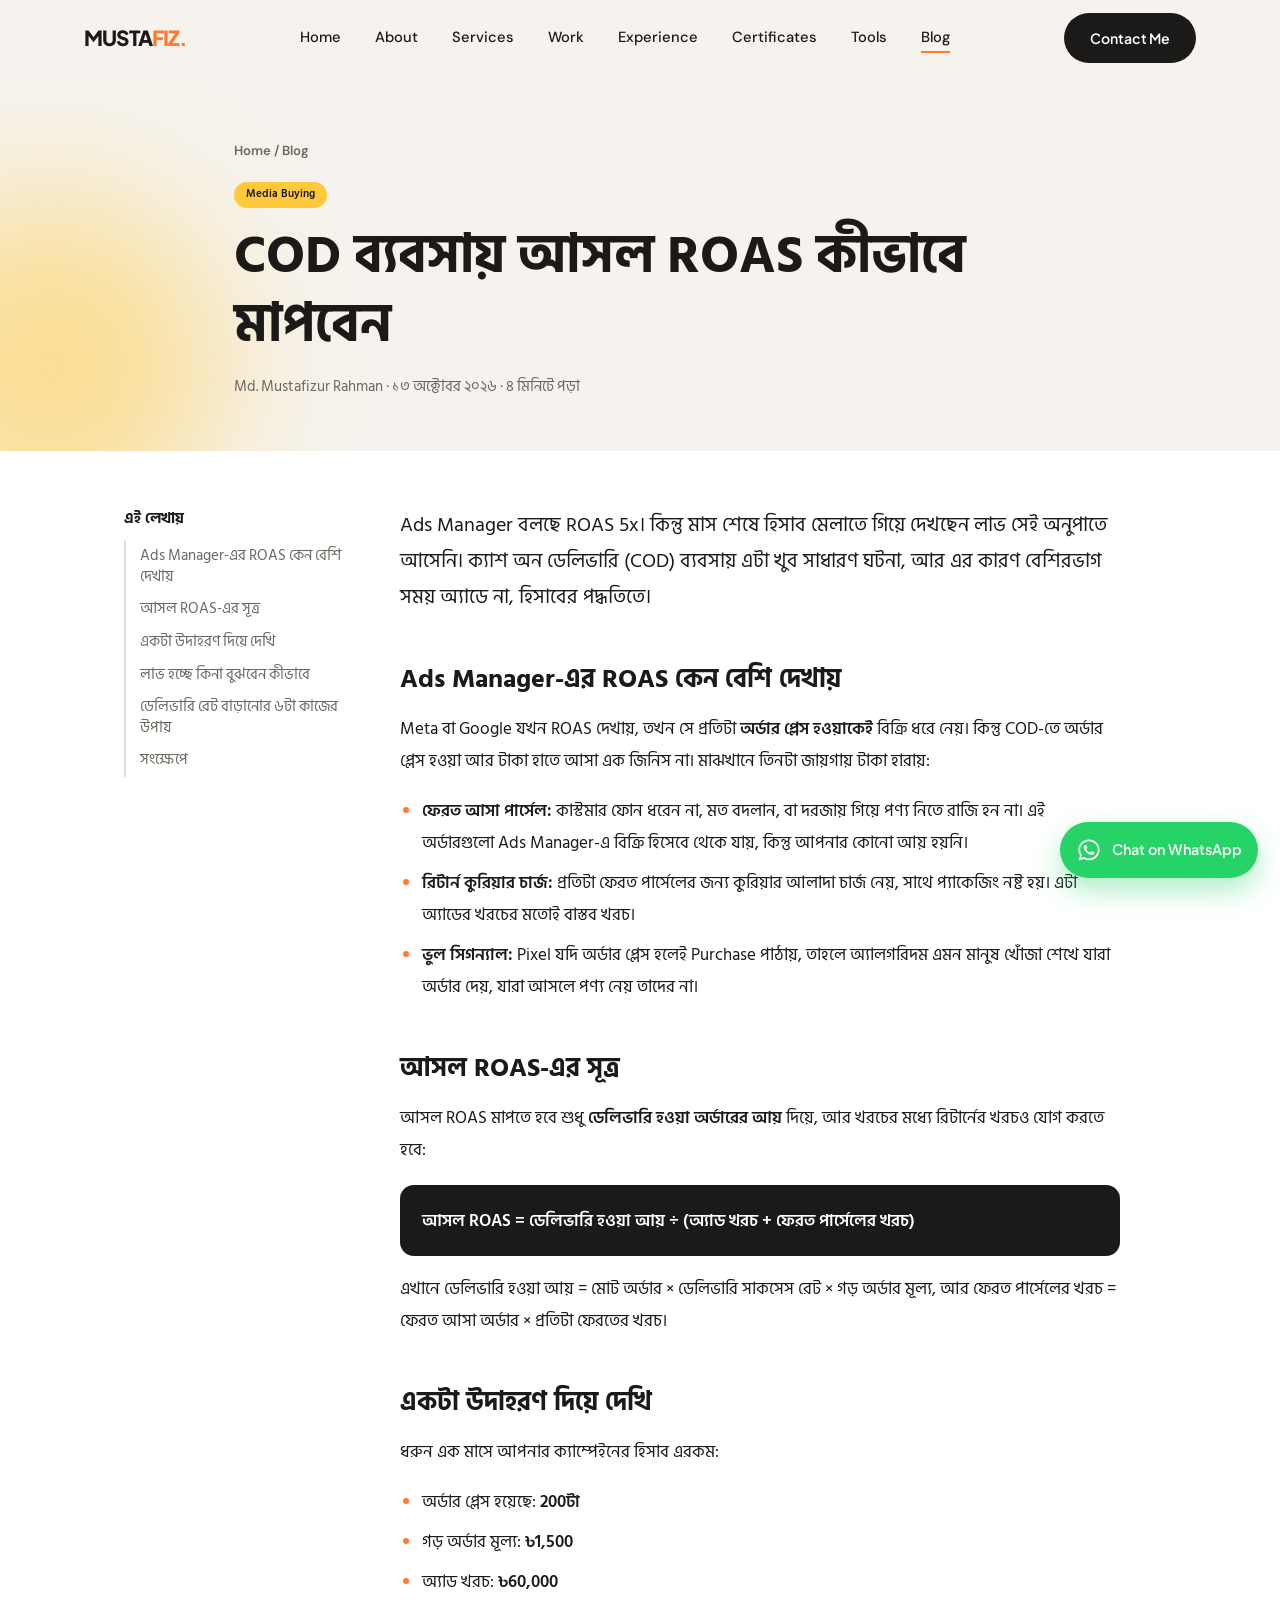
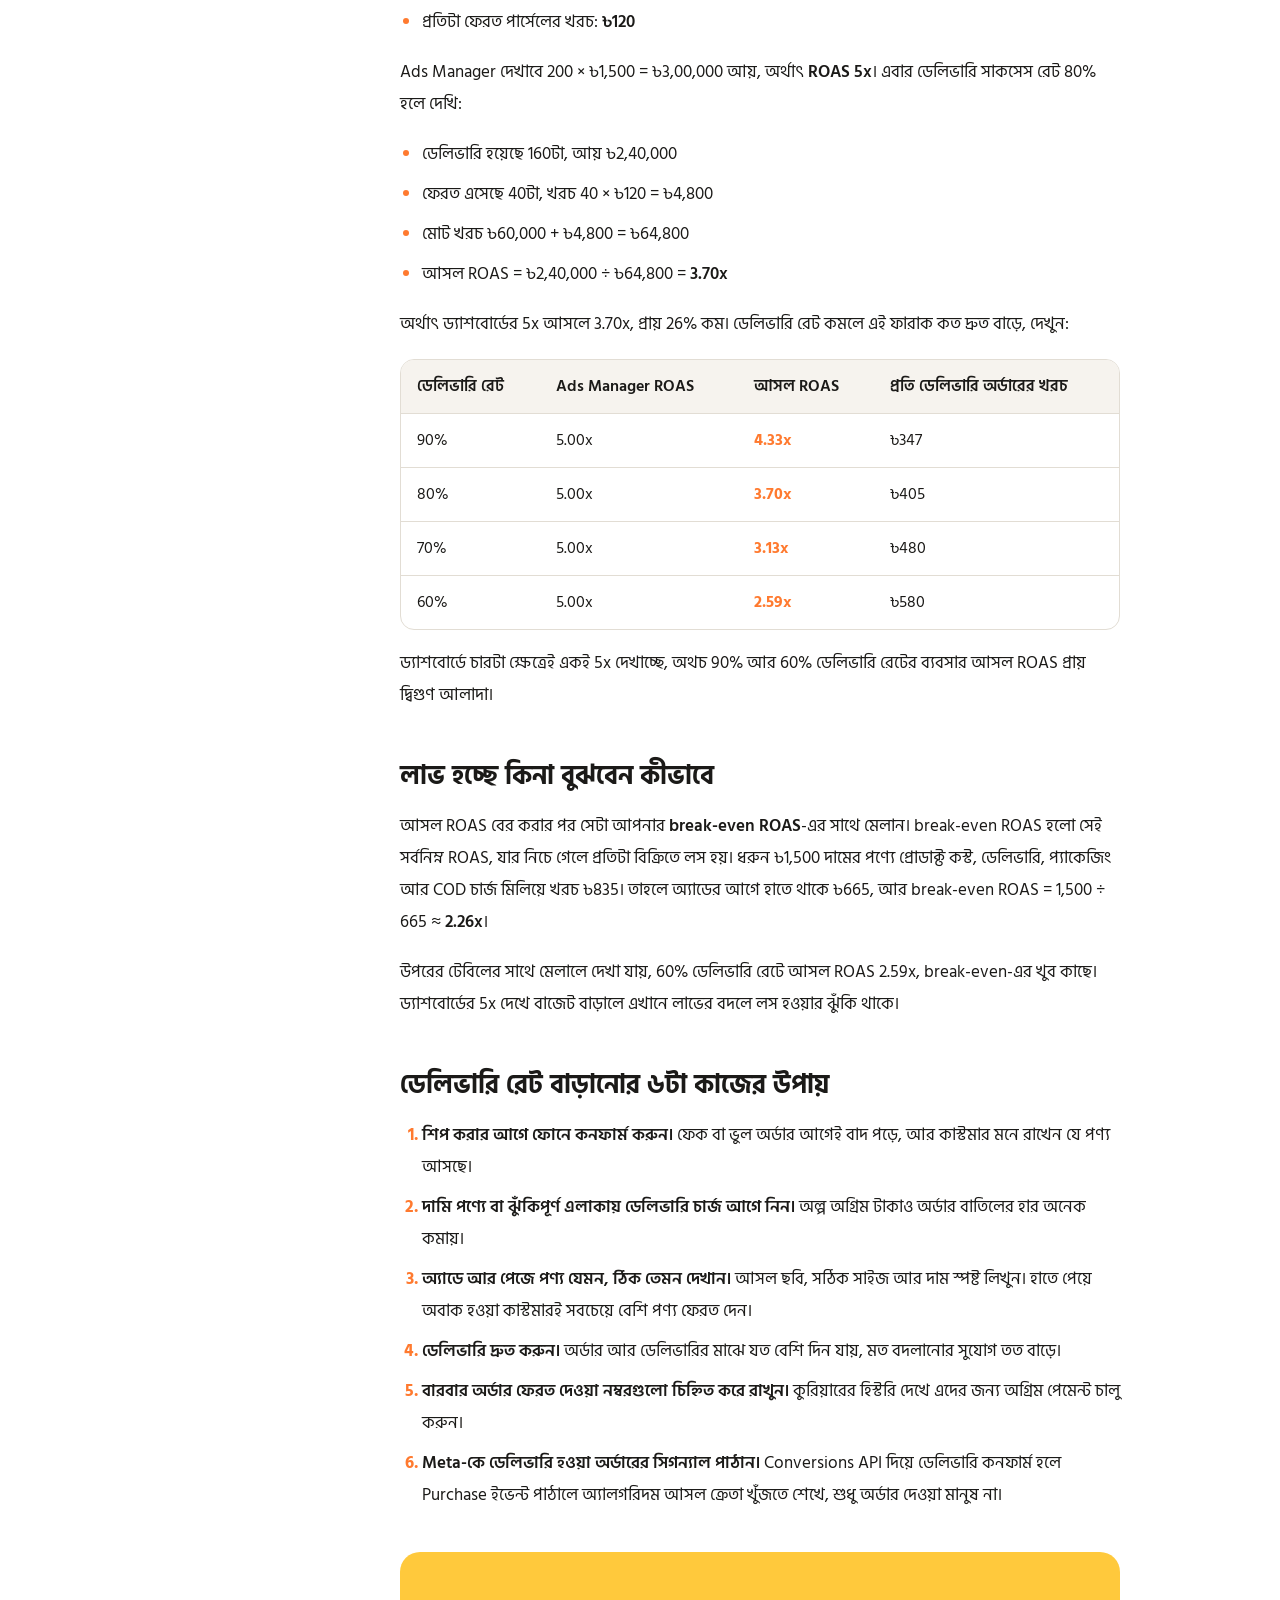
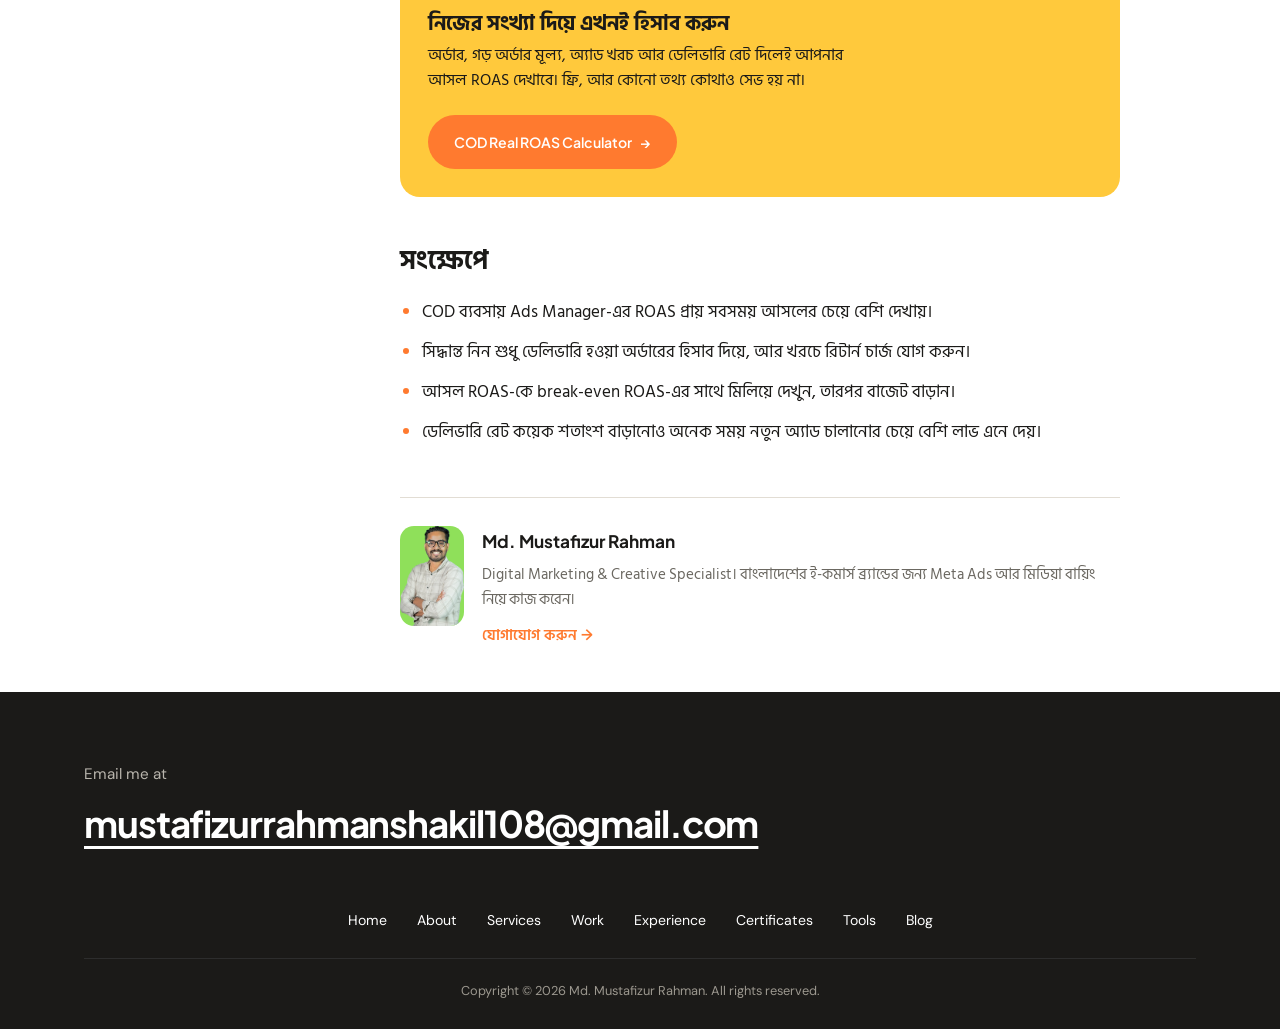
<file: blog/cod-real-roas.html>
<!DOCTYPE html>
<html lang="bn">
<head>
<meta charset="UTF-8">
<meta name="viewport" content="width=device-width, initial-scale=1">
<link rel="icon" href="../favicon.svg" type="image/svg+xml">
<link rel="icon" href="../favicon-32.png" sizes="32x32" type="image/png">
<link rel="apple-touch-icon" href="../apple-touch-icon.png">
<meta name="theme-color" content="#f6f3ee">
<title>COD ব্যবসায় আসল ROAS কীভাবে মাপবেন (ফ্রি ক্যালকুলেটরসহ)</title>
<meta name="description" content="Ads Manager-এর ROAS কেন ক্যাশ অন ডেলিভারি ব্যবসায় বেশি দেখায়, আসল ROAS-এর সূত্র, উদাহরণ আর ডেলিভারি রেট বাড়ানোর ৬টা উপায়।">
<!-- Social preview -->
<link rel="canonical" href="https://mustafiz.online/blog/cod-real-roas">
<meta property="og:type" content="article">
<meta property="og:site_name" content="Md. Mustafizur Rahman">
<meta property="og:locale" content="en_US">
<meta property="og:url" content="https://mustafiz.online/blog/cod-real-roas">
<meta property="og:title" content="COD ব্যবসায় আসল ROAS কীভাবে মাপবেন (ফ্রি ক্যালকুলেটরসহ)">
<meta property="og:description" content="Ads Manager-এর ROAS কেন ক্যাশ অন ডেলিভারি ব্যবসায় বেশি দেখায়, আসল ROAS-এর সূত্র, উদাহরণ আর ডেলিভারি রেট বাড়ানোর ৬টা উপায়।">
<meta property="og:image" content="https://mustafiz.online/og/cod-real-roas.jpg">
<meta property="og:image:width" content="1200">
<meta property="og:image:height" content="630">
<meta property="og:image:alt" content="COD ব্যবসায় আসল ROAS কীভাবে মাপবেন (ফ্রি ক্যালকুলেটরসহ)">
<meta name="twitter:card" content="summary_large_image">
<meta name="twitter:title" content="COD ব্যবসায় আসল ROAS কীভাবে মাপবেন (ফ্রি ক্যালকুলেটরসহ)">
<meta name="twitter:description" content="Ads Manager-এর ROAS কেন ক্যাশ অন ডেলিভারি ব্যবসায় বেশি দেখায়, আসল ROAS-এর সূত্র, উদাহরণ আর ডেলিভারি রেট বাড়ানোর ৬টা উপায়।">
<meta name="twitter:image" content="https://mustafiz.online/og/cod-real-roas.jpg">
<script type="application/ld+json">{"@context": "https://schema.org", "@type": "BlogPosting", "headline": "COD ব্যবসায় আসল ROAS কীভাবে মাপবেন (ফ্রি ক্যালকুলেটরসহ)", "description": "Ads Manager-এর ROAS কেন ক্যাশ অন ডেলিভারি ব্যবসায় বেশি দেখায়, আসল ROAS-এর সূত্র, উদাহরণ আর ডেলিভারি রেট বাড়ানোর ৬টা উপায়।", "datePublished": "2026-10-13", "dateModified": "2026-10-13", "inLanguage": "bn", "author": {"@type": "Person", "@id": "https://mustafiz.online/#person", "name": "Md. Mustafizur Rahman", "jobTitle": "Digital Marketer", "url": "https://mustafiz.online/"}, "publisher": {"@type": "Person", "@id": "https://mustafiz.online/#person", "name": "Md. Mustafizur Rahman", "jobTitle": "Digital Marketer", "url": "https://mustafiz.online/"}, "image": "https://mustafiz.online/og/cod-real-roas.jpg", "mainEntityOfPage": "https://mustafiz.online/blog/cod-real-roas"}</script>
<!-- /Social preview -->
<link rel="preconnect" href="https://fonts.googleapis.com">
<link rel="preconnect" href="https://fonts.gstatic.com" crossorigin>
<link href="https://fonts.googleapis.com/css2?family=DM+Sans:opsz,wght@9..40,400;9..40,500;9..40,600&family=Plus+Jakarta+Sans:wght@600;700;800&family=Hind+Siliguri:wght@400;500;600;700&display=swap" rel="stylesheet">
<link rel="stylesheet" href="../assets/site.css?v=29ae6e69">
</head>
<body data-page="post">

<div class="progress" id="progress" aria-hidden="true"></div>
<header id="top">
  <div class="wrap nav">
    <a href="../" class="logo">MUSTA<span class="accent">FIZ.</span></a>
    <ul class="nav-links" id="navLinks">
      <li><a href="../">Home</a></li>
      <li><a href="../#about">About</a></li>
      <li><a href="../#services">Services</a></li>
      <li><a href="../gallery">Work</a></li>
      <li><a href="../#experience">Experience</a></li>
      <li><a href="../#credentials">Certificates</a></li>
      <li><a href="../tools">Tools</a></li>
      <li><a href="./" class="active" aria-current="page">Blog</a></li>
    </ul>
    <a href="../#contact" class="btn dark">Contact Me</a>
    <button class="menu-btn" id="menuBtn" aria-label="Open menu" aria-expanded="false" aria-controls="navLinks"><span></span></button>
  </div>
</header>

<main>
  <article class="post" lang="bn">
    <header class="post-hero">
      <span class="blob a" aria-hidden="true"></span>
      <div class="wrap post-wrap">
        <p class="crumb"><a href="../">Home</a> / <a href="./">Blog</a></p>
        <span class="tag">Media Buying</span>
        <h1>COD ব্যবসায় আসল ROAS কীভাবে মাপবেন</h1>
        <p class="post-meta">Md. Mustafizur Rahman · <time datetime="2026-10-13">১৩ অক্টোবর ২০২৬</time> · ৪ মিনিটে পড়া</p>
      </div>
    </header>
    <div class="wrap post-layout">
      <aside class="toc" aria-label="এই লেখায়"><p>এই লেখায়</p><ol><li><a href="#s1">Ads Manager-এর ROAS কেন বেশি দেখায়</a></li><li><a href="#s2">আসল ROAS-এর সূত্র</a></li><li><a href="#s3">একটা উদাহরণ দিয়ে দেখি</a></li><li><a href="#s4">লাভ হচ্ছে কিনা বুঝবেন কীভাবে</a></li><li><a href="#s5">ডেলিভারি রেট বাড়ানোর ৬টা কাজের উপায়</a></li><li><a href="#s6">সংক্ষেপে</a></li></ol></aside>
      <div class="post-body">
<p class="post-lead">Ads Manager বলছে ROAS 5x। কিন্তু মাস শেষে হিসাব মেলাতে গিয়ে দেখছেন লাভ সেই অনুপাতে আসেনি। ক্যাশ অন ডেলিভারি (COD) ব্যবসায় এটা খুব সাধারণ ঘটনা, আর এর কারণ বেশিরভাগ সময় অ্যাডে না, হিসাবের পদ্ধতিতে।</p>
<h2 id="s1">Ads Manager-এর ROAS কেন বেশি দেখায়</h2>
<p>Meta বা Google যখন ROAS দেখায়, তখন সে প্রতিটা <strong>অর্ডার প্লেস হওয়াকেই</strong> বিক্রি ধরে নেয়। কিন্তু COD-তে অর্ডার প্লেস হওয়া আর টাকা হাতে আসা এক জিনিস না। মাঝখানে তিনটা জায়গায় টাকা হারায়:</p>
<ul>
<li><strong>ফেরত আসা পার্সেল:</strong> কাস্টমার ফোন ধরেন না, মত বদলান, বা দরজায় গিয়ে পণ্য নিতে রাজি হন না। এই অর্ডারগুলো Ads Manager-এ বিক্রি হিসেবে থেকে যায়, কিন্তু আপনার কোনো আয় হয়নি।</li>
<li><strong>রিটার্ন কুরিয়ার চার্জ:</strong> প্রতিটা ফেরত পার্সেলের জন্য কুরিয়ার আলাদা চার্জ নেয়, সাথে প্যাকেজিং নষ্ট হয়। এটা অ্যাডের খরচের মতোই বাস্তব খরচ।</li>
<li><strong>ভুল সিগন্যাল:</strong> Pixel যদি অর্ডার প্লেস হলেই Purchase পাঠায়, তাহলে অ্যালগরিদম এমন মানুষ খোঁজা শেখে যারা অর্ডার দেয়, যারা আসলে পণ্য নেয় তাদের না।</li>
</ul>
<h2 id="s2">আসল ROAS-এর সূত্র</h2>
<p>আসল ROAS মাপতে হবে শুধু <strong>ডেলিভারি হওয়া অর্ডারের আয়</strong> দিয়ে, আর খরচের মধ্যে রিটার্নের খরচও যোগ করতে হবে:</p>
<div class="formula-box">আসল ROAS = ডেলিভারি হওয়া আয় ÷ (অ্যাড খরচ + ফেরত পার্সেলের খরচ)</div>
<p>এখানে ডেলিভারি হওয়া আয় = মোট অর্ডার × ডেলিভারি সাকসেস রেট × গড় অর্ডার মূল্য, আর ফেরত পার্সেলের খরচ = ফেরত আসা অর্ডার × প্রতিটা ফেরতের খরচ।</p>
<h2 id="s3">একটা উদাহরণ দিয়ে দেখি</h2>
<p>ধরুন এক মাসে আপনার ক্যাম্পেইনের হিসাব এরকম:</p>
<ul>
<li>অর্ডার প্লেস হয়েছে: <strong>200টা</strong></li>
<li>গড় অর্ডার মূল্য: <strong>৳1,500</strong></li>
<li>অ্যাড খরচ: <strong>৳60,000</strong></li>
<li>প্রতিটা ফেরত পার্সেলের খরচ: <strong>৳120</strong></li>
</ul>
<p>Ads Manager দেখাবে 200 × ৳1,500 = ৳3,00,000 আয়, অর্থাৎ <strong>ROAS 5x</strong>। এবার ডেলিভারি সাকসেস রেট 80% হলে দেখি:</p>
<ul>
<li>ডেলিভারি হয়েছে 160টা, আয় ৳2,40,000</li>
<li>ফেরত এসেছে 40টা, খরচ 40 × ৳120 = ৳4,800</li>
<li>মোট খরচ ৳60,000 + ৳4,800 = ৳64,800</li>
<li>আসল ROAS = ৳2,40,000 ÷ ৳64,800 = <strong>3.70x</strong></li>
</ul>
<p>অর্থাৎ ড্যাশবোর্ডের 5x আসলে 3.70x, প্রায় 26% কম। ডেলিভারি রেট কমলে এই ফারাক কত দ্রুত বাড়ে, দেখুন:</p>
<div class="table-wrap"><table>
<thead>
<tr>
<th>ডেলিভারি রেট</th>
<th>Ads Manager ROAS</th>
<th>আসল ROAS</th>
<th>প্রতি ডেলিভারি অর্ডারের খরচ</th>
</tr>
</thead>
<tbody>
<tr>
<td>90%</td>
<td>5.00x</td>
<td>4.33x</td>
<td>৳347</td>
</tr>
<tr>
<td>80%</td>
<td>5.00x</td>
<td>3.70x</td>
<td>৳405</td>
</tr>
<tr>
<td>70%</td>
<td>5.00x</td>
<td>3.13x</td>
<td>৳480</td>
</tr>
<tr>
<td>60%</td>
<td>5.00x</td>
<td>2.59x</td>
<td>৳580</td>
</tr>
</tbody>
</table></div>
<p>ড্যাশবোর্ডে চারটা ক্ষেত্রেই একই 5x দেখাচ্ছে, অথচ 90% আর 60% ডেলিভারি রেটের ব্যবসার আসল ROAS প্রায় দ্বিগুণ আলাদা।</p>
<h2 id="s4">লাভ হচ্ছে কিনা বুঝবেন কীভাবে</h2>
<p>আসল ROAS বের করার পর সেটা আপনার <strong>break-even ROAS</strong>-এর সাথে মেলান। break-even ROAS হলো সেই সর্বনিম্ন ROAS, যার নিচে গেলে প্রতিটা বিক্রিতে লস হয়। ধরুন ৳1,500 দামের পণ্যে প্রোডাক্ট কস্ট, ডেলিভারি, প্যাকেজিং আর COD চার্জ মিলিয়ে খরচ ৳835। তাহলে অ্যাডের আগে হাতে থাকে ৳665, আর break-even ROAS = 1,500 ÷ 665 ≈ <strong>2.26x</strong>।</p>
<p>উপরের টেবিলের সাথে মেলালে দেখা যায়, 60% ডেলিভারি রেটে আসল ROAS 2.59x, break-even-এর খুব কাছে। ড্যাশবোর্ডের 5x দেখে বাজেট বাড়ালে এখানে লাভের বদলে লস হওয়ার ঝুঁকি থাকে।</p>
<h2 id="s5">ডেলিভারি রেট বাড়ানোর ৬টা কাজের উপায়</h2>
<ol>
<li><strong>শিপ করার আগে ফোনে কনফার্ম করুন।</strong> ফেক বা ভুল অর্ডার আগেই বাদ পড়ে, আর কাস্টমার মনে রাখেন যে পণ্য আসছে।</li>
<li><strong>দামি পণ্যে বা ঝুঁকিপূর্ণ এলাকায় ডেলিভারি চার্জ আগে নিন।</strong> অল্প অগ্রিম টাকাও অর্ডার বাতিলের হার অনেক কমায়।</li>
<li><strong>অ্যাডে আর পেজে পণ্য যেমন, ঠিক তেমন দেখান।</strong> আসল ছবি, সঠিক সাইজ আর দাম স্পষ্ট লিখুন। হাতে পেয়ে অবাক হওয়া কাস্টমারই সবচেয়ে বেশি পণ্য ফেরত দেন।</li>
<li><strong>ডেলিভারি দ্রুত করুন।</strong> অর্ডার আর ডেলিভারির মাঝে যত বেশি দিন যায়, মত বদলানোর সুযোগ তত বাড়ে।</li>
<li><strong>বারবার অর্ডার ফেরত দেওয়া নম্বরগুলো চিহ্নিত করে রাখুন।</strong> কুরিয়ারের হিস্টরি দেখে এদের জন্য অগ্রিম পেমেন্ট চালু করুন।</li>
<li><strong>Meta-কে ডেলিভারি হওয়া অর্ডারের সিগন্যাল পাঠান।</strong> Conversions API দিয়ে ডেলিভারি কনফার্ম হলে Purchase ইভেন্ট পাঠালে অ্যালগরিদম আসল ক্রেতা খুঁজতে শেখে, শুধু অর্ডার দেওয়া মানুষ না।</li>
</ol>
<div class="cta-card"><div><h3>নিজের সংখ্যা দিয়ে এখনই হিসাব করুন</h3><p>অর্ডার, গড় অর্ডার মূল্য, অ্যাড খরচ আর ডেলিভারি রেট দিলেই আপনার আসল ROAS দেখাবে। ফ্রি, আর কোনো তথ্য কোথাও সেভ হয় না।</p></div><a href="../tools#tool-cod" class="btn">COD Real ROAS Calculator <span aria-hidden="true">→</span></a></div>
<h2 id="s6">সংক্ষেপে</h2>
<ul>
<li>COD ব্যবসায় Ads Manager-এর ROAS প্রায় সবসময় আসলের চেয়ে বেশি দেখায়।</li>
<li>সিদ্ধান্ত নিন শুধু ডেলিভারি হওয়া অর্ডারের হিসাব দিয়ে, আর খরচে রিটার্ন চার্জ যোগ করুন।</li>
<li>আসল ROAS-কে break-even ROAS-এর সাথে মিলিয়ে দেখুন, তারপর বাজেট বাড়ান।</li>
<li>ডেলিভারি রেট কয়েক শতাংশ বাড়ানোও অনেক সময় নতুন অ্যাড চালানোর চেয়ে বেশি লাভ এনে দেয়।</li>
</ul>
        <div class="author-box">
          <img src="../assets/img/portrait.webp" alt="" width="64" height="64" loading="lazy">
          <div><b>Md. Mustafizur Rahman</b><p>Digital Marketing &amp; Creative Specialist। বাংলাদেশের ই-কমার্স ব্র্যান্ডের জন্য Meta Ads আর মিডিয়া বায়িং নিয়ে কাজ করেন।</p><a href="../#contact">যোগাযোগ করুন →</a></div>
        </div>
      </div>
    </div>
  </article>
</main>

<footer>
  <div class="wrap">
    <p class="small">Email me at</p>
    <a class="mail" href="mailto:mustafizurrahmanshakil108@gmail.com">mustafizurrahmanshakil108@gmail.com</a>
    <ul class="foot-nav">
      <li><a href="../">Home</a></li>
      <li><a href="../#about">About</a></li>
      <li><a href="../#services">Services</a></li>
      <li><a href="../gallery">Work</a></li>
      <li><a href="../#experience">Experience</a></li>
      <li><a href="../#credentials">Certificates</a></li>
      <li><a href="../tools">Tools</a></li>
      <li><a href="./">Blog</a></li>
    </ul>
    <div class="foot-bottom">Copyright © <span id="year">2026</span> Md. Mustafizur Rahman. All rights reserved.</div>
  </div>
</footer>
<a class="wa" href="https://wa.me/8801993480668?text=Hi%20Mustafiz%2C%20I%20saw%20your%20portfolio%20and%20would%20like%20to%20discuss%20a%20project." target="_blank" rel="noopener" aria-label="Chat on WhatsApp">
  <svg viewBox="0 0 32 32" fill="currentColor" aria-hidden="true"><path d="M16 3C8.8 3 3 8.7 3 15.8c0 2.5.7 4.9 2 7L3 29l6.4-2c2 1.1 4.300 1.700 6.600 1.700 7.200 0 13-5.700 13-12.800S23.200 3 16 3zm0 23.400c-2.100 0-4.100-.6-5.900-1.700l-.4-.2-3.800 1.200 1.200-3.700-.3-.4a10.400 10.400 0 0 1-1.700-5.700C5.100 10 10 5.300 16 5.300S26.900 10 26.900 15.800 22 26.400 16 26.400zm5.900-7.800c-.3-.2-1.900-1-2.200-1.100-.3-.1-.5-.2-.7.2-.2.300-.8 1.100-1 1.300-.2.200-.4.200-.7.100-.3-.2-1.400-.5-2.600-1.600-1-.9-1.600-1.900-1.800-2.200-.2-.3 0-.5.100-.7l.5-.6c.2-.2.200-.4.300-.6.100-.2 0-.4 0-.6l-1-2.400c-.3-.6-.5-.5-.7-.5h-.6c-.2 0-.6.1-.9.400-.3.3-1.100 1.100-1.100 2.700s1.200 3.100 1.300 3.300c.2.200 2.300 3.500 5.500 4.900 2.700 1.100 3.200.9 3.800.8.6-.1 1.900-.8 2.200-1.500.3-.7.3-1.400.2-1.500-.1-.1-.3-.2-.6-.4z"/></svg>
  <span class="t">Chat on WhatsApp</span>
</a>
<button class="to-top" id="toTop" aria-label="Back to top">↑</button>

<script src="../assets/site.js?v=dc7efeec"></script>

</body>
</html>
</file>
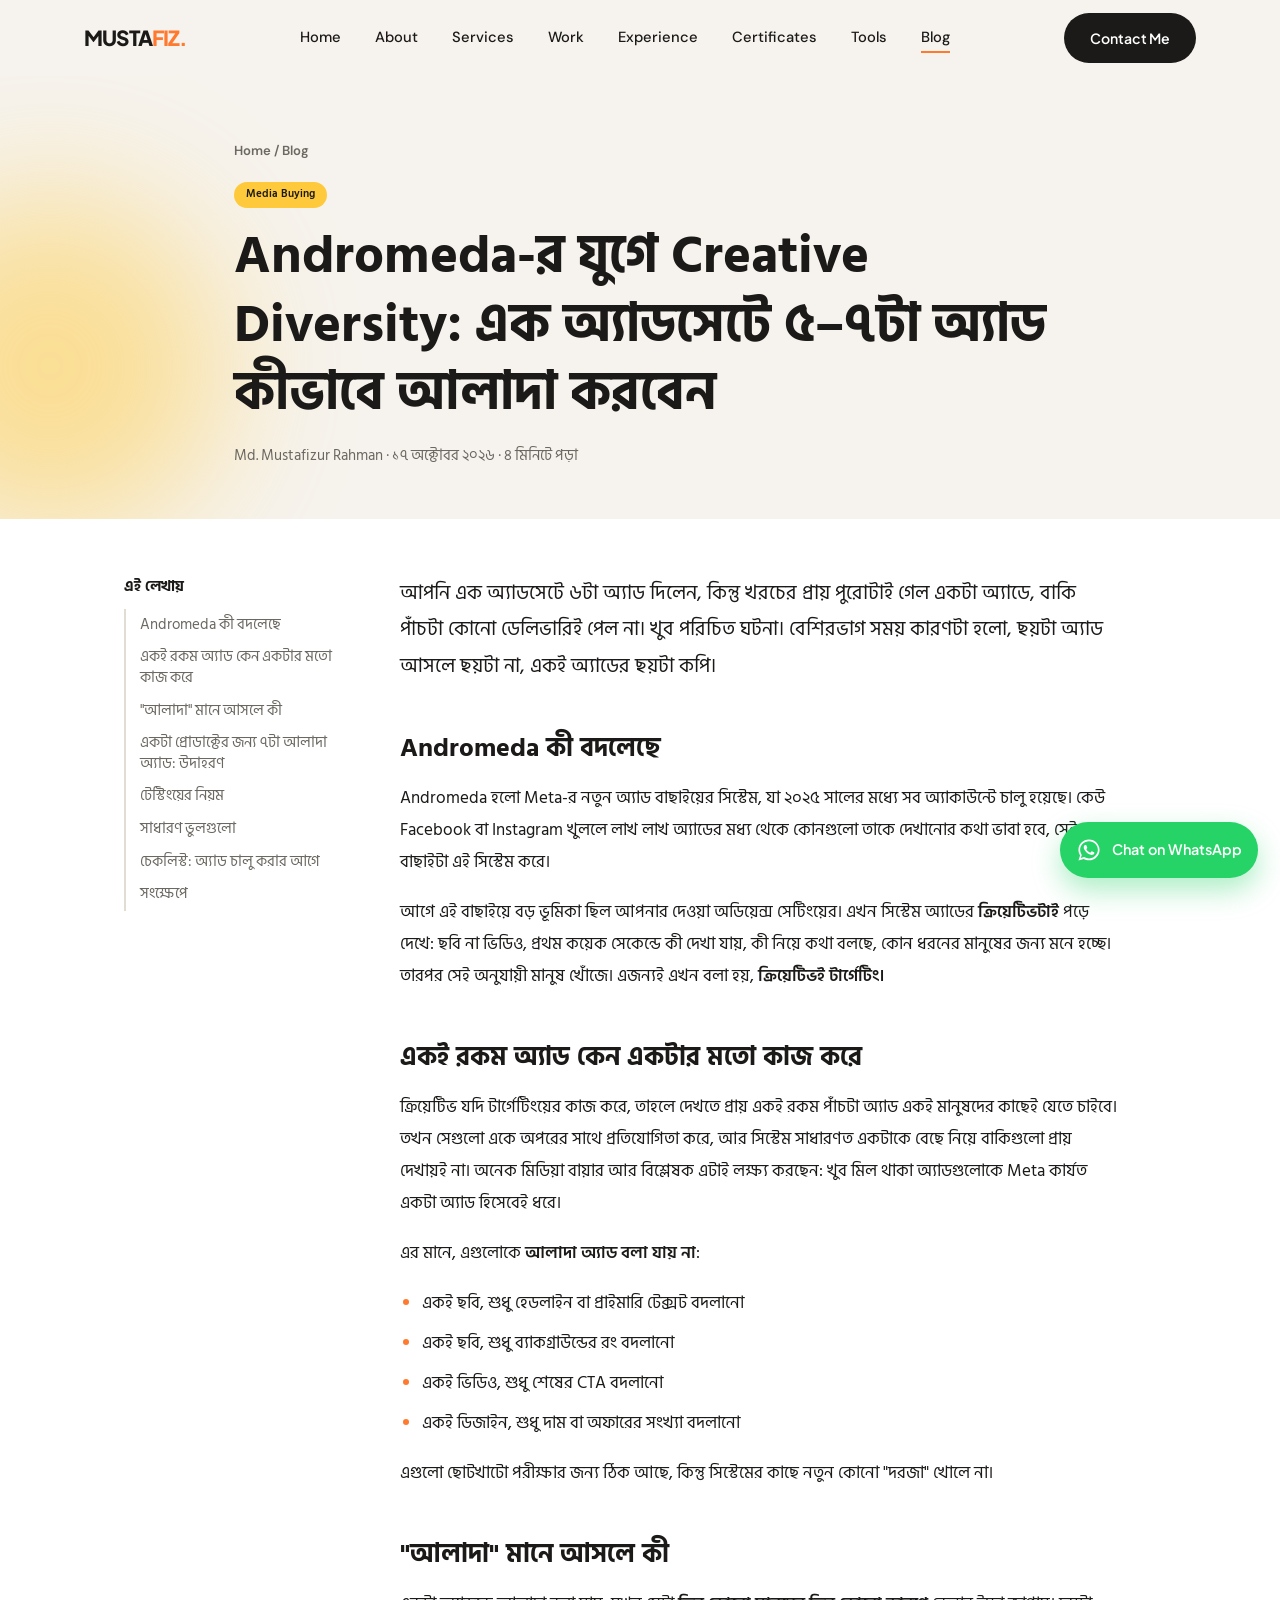
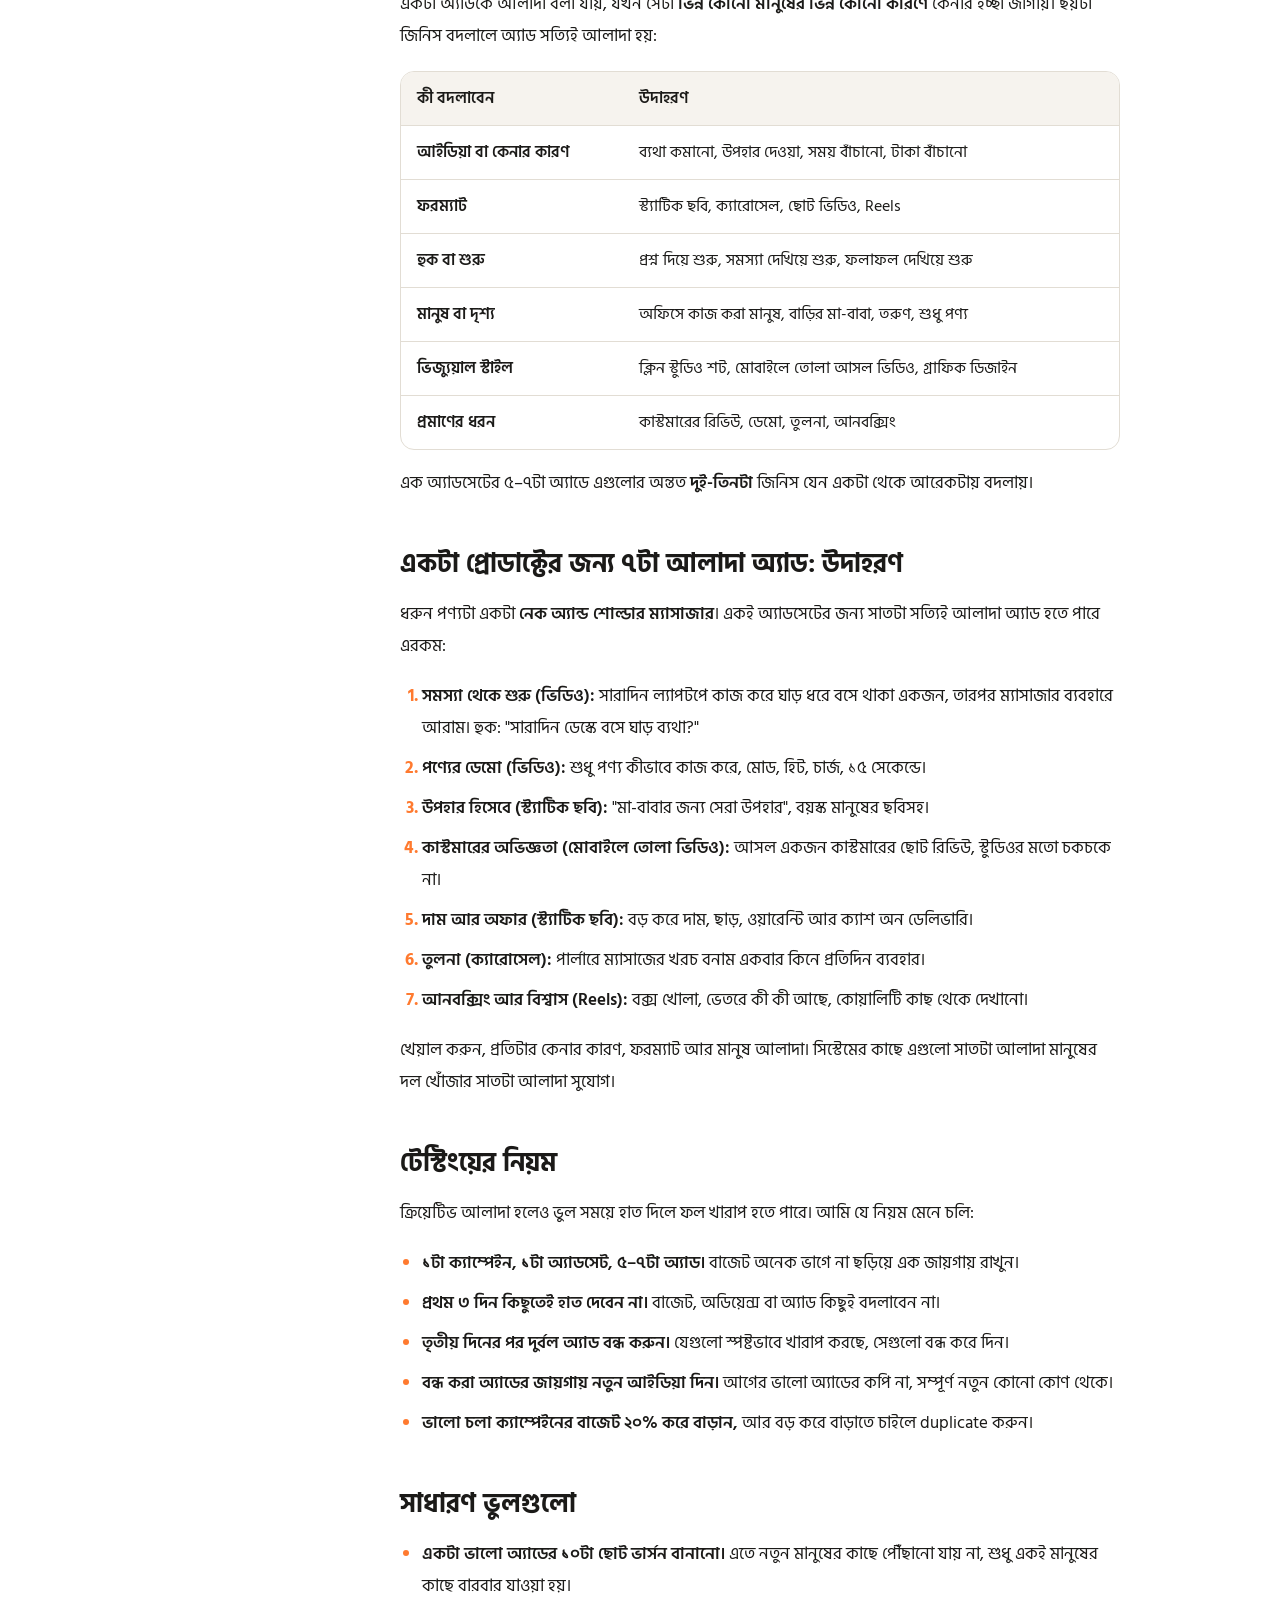
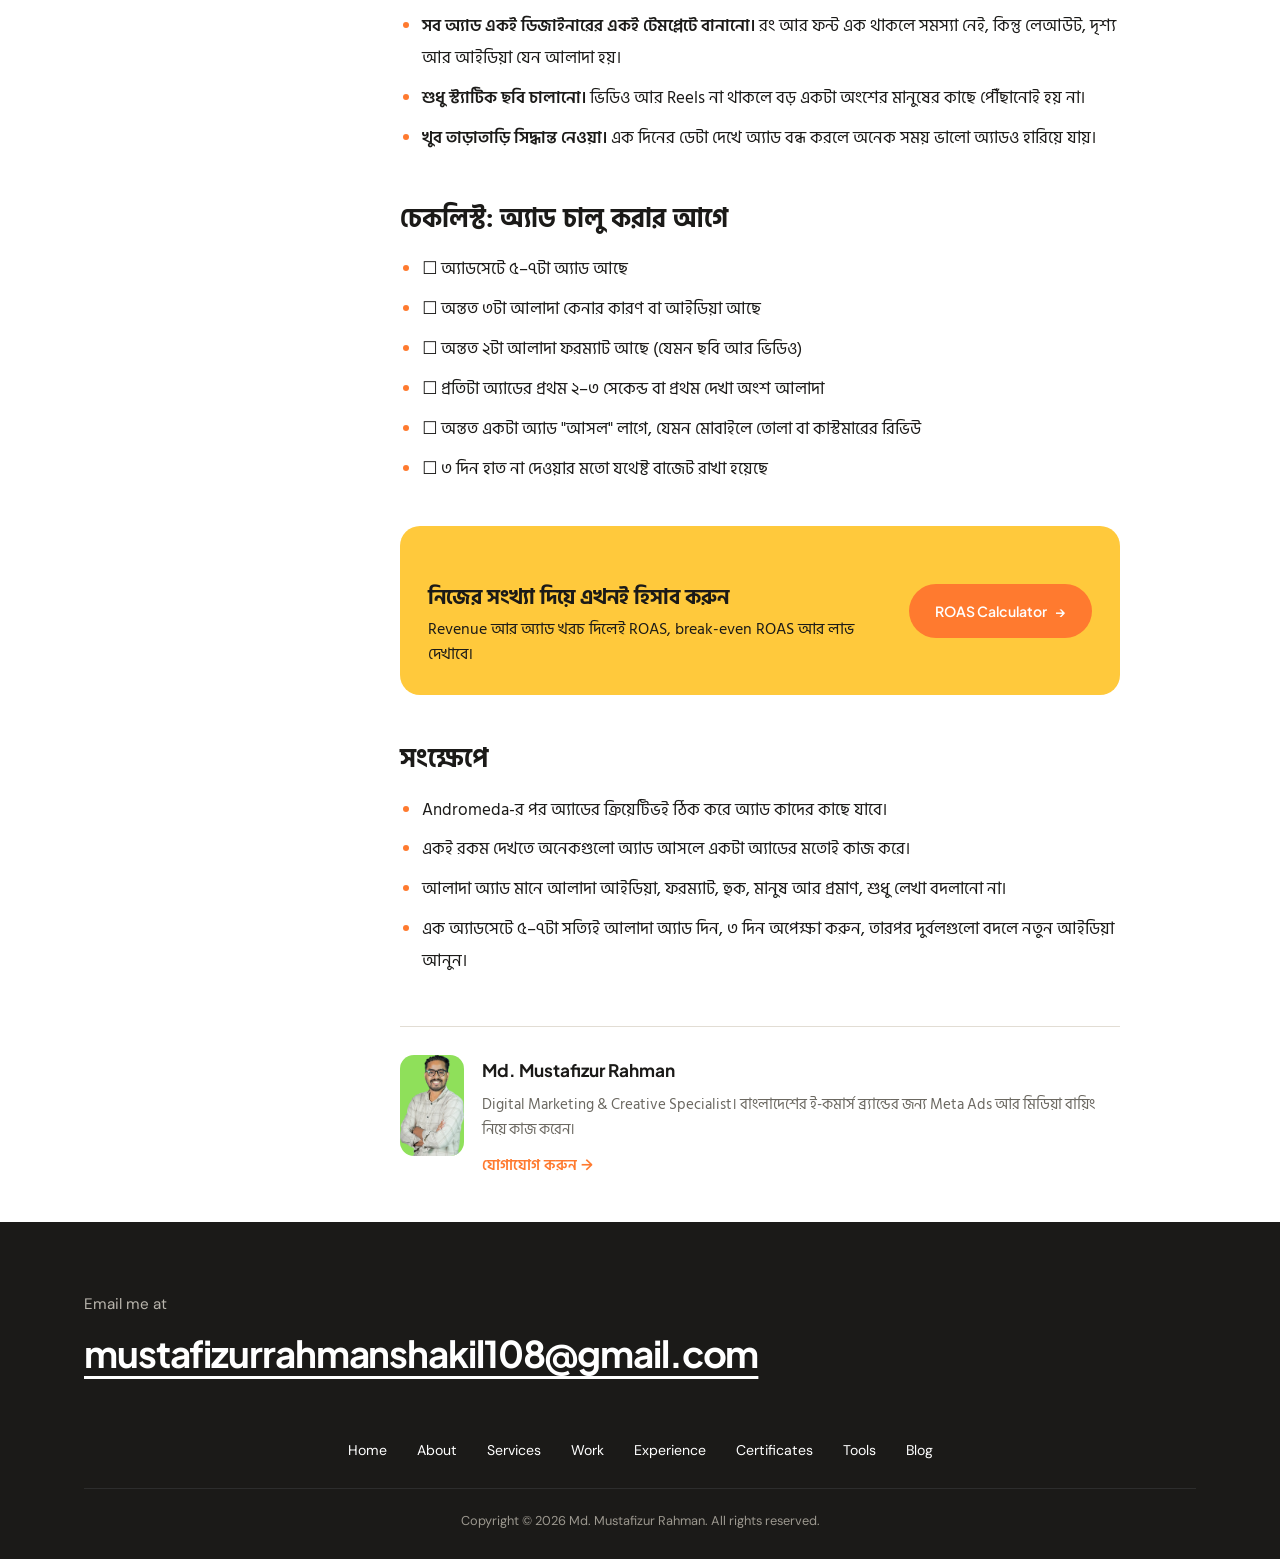
<file: blog/creative-diversity-andromeda.html>
<!DOCTYPE html>
<html lang="bn">
<head>
<meta charset="UTF-8">
<meta name="viewport" content="width=device-width, initial-scale=1">
<link rel="icon" href="../favicon.svg" type="image/svg+xml">
<link rel="icon" href="../favicon-32.png" sizes="32x32" type="image/png">
<link rel="apple-touch-icon" href="../apple-touch-icon.png">
<meta name="theme-color" content="#f6f3ee">
<title>Meta Andromeda Creative Diversity: এক অ্যাডসেটে ৫–৭টা অ্যাড কীভাবে আলাদা করবেন</title>
<meta name="description" content="একই ছবিতে শুধু লেখা বদলানো অ্যাড কেন Andromeda-র পর আর কাজ করে না, আর একটা প্রোডাক্টের জন্য সত্যিই আলাদা ৫–৭টা ক্রিয়েটিভ কীভাবে বানাবেন, উদাহরণ আর চেকলিস্টসহ।">
<!-- Social preview -->
<link rel="canonical" href="https://mustafiz.online/blog/creative-diversity-andromeda">
<meta property="og:type" content="article">
<meta property="og:site_name" content="Md. Mustafizur Rahman">
<meta property="og:locale" content="en_US">
<meta property="og:url" content="https://mustafiz.online/blog/creative-diversity-andromeda">
<meta property="og:title" content="Meta Andromeda Creative Diversity: এক অ্যাডসেটে ৫–৭টা অ্যাড কীভাবে আলাদা করবেন">
<meta property="og:description" content="একই ছবিতে শুধু লেখা বদলানো অ্যাড কেন Andromeda-র পর আর কাজ করে না, আর একটা প্রোডাক্টের জন্য সত্যিই আলাদা ৫–৭টা ক্রিয়েটিভ কীভাবে বানাবেন, উদাহরণ আর চেকলিস্টসহ।">
<meta property="og:image" content="https://mustafiz.online/og/creative-diversity-andromeda.jpg">
<meta property="og:image:width" content="1200">
<meta property="og:image:height" content="630">
<meta property="og:image:alt" content="Meta Andromeda Creative Diversity: এক অ্যাডসেটে ৫–৭টা অ্যাড কীভাবে আলাদা করবেন">
<meta name="twitter:card" content="summary_large_image">
<meta name="twitter:title" content="Meta Andromeda Creative Diversity: এক অ্যাডসেটে ৫–৭টা অ্যাড কীভাবে আলাদা করবেন">
<meta name="twitter:description" content="একই ছবিতে শুধু লেখা বদলানো অ্যাড কেন Andromeda-র পর আর কাজ করে না, আর একটা প্রোডাক্টের জন্য সত্যিই আলাদা ৫–৭টা ক্রিয়েটিভ কীভাবে বানাবেন, উদাহরণ আর চেকলিস্টসহ।">
<meta name="twitter:image" content="https://mustafiz.online/og/creative-diversity-andromeda.jpg">
<script type="application/ld+json">{"@context": "https://schema.org", "@type": "BlogPosting", "headline": "Meta Andromeda Creative Diversity: এক অ্যাডসেটে ৫–৭টা অ্যাড কীভাবে আলাদা করবেন", "description": "একই ছবিতে শুধু লেখা বদলানো অ্যাড কেন Andromeda-র পর আর কাজ করে না, আর একটা প্রোডাক্টের জন্য সত্যিই আলাদা ৫–৭টা ক্রিয়েটিভ কীভাবে বানাবেন, উদাহরণ আর চেকলিস্টসহ।", "datePublished": "2026-10-17", "dateModified": "2026-10-17", "inLanguage": "bn", "author": {"@type": "Person", "@id": "https://mustafiz.online/#person", "name": "Md. Mustafizur Rahman", "jobTitle": "Digital Marketer", "url": "https://mustafiz.online/"}, "publisher": {"@type": "Person", "@id": "https://mustafiz.online/#person", "name": "Md. Mustafizur Rahman", "jobTitle": "Digital Marketer", "url": "https://mustafiz.online/"}, "image": "https://mustafiz.online/og/creative-diversity-andromeda.jpg", "mainEntityOfPage": "https://mustafiz.online/blog/creative-diversity-andromeda"}</script>
<!-- /Social preview -->
<link rel="preconnect" href="https://fonts.googleapis.com">
<link rel="preconnect" href="https://fonts.gstatic.com" crossorigin>
<link href="https://fonts.googleapis.com/css2?family=DM+Sans:opsz,wght@9..40,400;9..40,500;9..40,600&family=Plus+Jakarta+Sans:wght@600;700;800&family=Hind+Siliguri:wght@400;500;600;700&display=swap" rel="stylesheet">
<link rel="stylesheet" href="../assets/site.css?v=29ae6e69">
</head>
<body data-page="post">

<div class="progress" id="progress" aria-hidden="true"></div>
<header id="top">
  <div class="wrap nav">
    <a href="../" class="logo">MUSTA<span class="accent">FIZ.</span></a>
    <ul class="nav-links" id="navLinks">
      <li><a href="../">Home</a></li>
      <li><a href="../#about">About</a></li>
      <li><a href="../#services">Services</a></li>
      <li><a href="../gallery">Work</a></li>
      <li><a href="../#experience">Experience</a></li>
      <li><a href="../#credentials">Certificates</a></li>
      <li><a href="../tools">Tools</a></li>
      <li><a href="./" class="active" aria-current="page">Blog</a></li>
    </ul>
    <a href="../#contact" class="btn dark">Contact Me</a>
    <button class="menu-btn" id="menuBtn" aria-label="Open menu" aria-expanded="false" aria-controls="navLinks"><span></span></button>
  </div>
</header>

<main>
  <article class="post" lang="bn">
    <header class="post-hero">
      <span class="blob a" aria-hidden="true"></span>
      <div class="wrap post-wrap">
        <p class="crumb"><a href="../">Home</a> / <a href="./">Blog</a></p>
        <span class="tag">Media Buying</span>
        <h1>Andromeda-র যুগে Creative Diversity: এক অ্যাডসেটে ৫–৭টা অ্যাড কীভাবে আলাদা করবেন</h1>
        <p class="post-meta">Md. Mustafizur Rahman · <time datetime="2026-10-17">১৭ অক্টোবর ২০২৬</time> · ৪ মিনিটে পড়া</p>
      </div>
    </header>
    <div class="wrap post-layout">
      <aside class="toc" aria-label="এই লেখায়"><p>এই লেখায়</p><ol><li><a href="#s1">Andromeda কী বদলেছে</a></li><li><a href="#s2">একই রকম অ্যাড কেন একটার মতো কাজ করে</a></li><li><a href="#s3">"আলাদা" মানে আসলে কী</a></li><li><a href="#s4">একটা প্রোডাক্টের জন্য ৭টা আলাদা অ্যাড: উদাহরণ</a></li><li><a href="#s5">টেস্টিংয়ের নিয়ম</a></li><li><a href="#s6">সাধারণ ভুলগুলো</a></li><li><a href="#s7">চেকলিস্ট: অ্যাড চালু করার আগে</a></li><li><a href="#s8">সংক্ষেপে</a></li></ol></aside>
      <div class="post-body">
<p class="post-lead">আপনি এক অ্যাডসেটে ৬টা অ্যাড দিলেন, কিন্তু খরচের প্রায় পুরোটাই গেল একটা অ্যাডে, বাকি পাঁচটা কোনো ডেলিভারিই পেল না। খুব পরিচিত ঘটনা। বেশিরভাগ সময় কারণটা হলো, ছয়টা অ্যাড আসলে ছয়টা না, একই অ্যাডের ছয়টা কপি।</p>
<h2 id="s1">Andromeda কী বদলেছে</h2>
<p>Andromeda হলো Meta-র নতুন অ্যাড বাছাইয়ের সিস্টেম, যা ২০২৫ সালের মধ্যে সব অ্যাকাউন্টে চালু হয়েছে। কেউ Facebook বা Instagram খুললে লাখ লাখ অ্যাডের মধ্য থেকে কোনগুলো তাকে দেখানোর কথা ভাবা হবে, সেই প্রথম বাছাইটা এই সিস্টেম করে।</p>
<p>আগে এই বাছাইয়ে বড় ভূমিকা ছিল আপনার দেওয়া অডিয়েন্স সেটিংয়ের। এখন সিস্টেম অ্যাডের <strong>ক্রিয়েটিভটাই</strong> পড়ে দেখে: ছবি না ভিডিও, প্রথম কয়েক সেকেন্ডে কী দেখা যায়, কী নিয়ে কথা বলছে, কোন ধরনের মানুষের জন্য মনে হচ্ছে। তারপর সেই অনুযায়ী মানুষ খোঁজে। এজন্যই এখন বলা হয়, <strong>ক্রিয়েটিভই টার্গেটিং।</strong></p>
<h2 id="s2">একই রকম অ্যাড কেন একটার মতো কাজ করে</h2>
<p>ক্রিয়েটিভ যদি টার্গেটিংয়ের কাজ করে, তাহলে দেখতে প্রায় একই রকম পাঁচটা অ্যাড একই মানুষদের কাছেই যেতে চাইবে। তখন সেগুলো একে অপরের সাথে প্রতিযোগিতা করে, আর সিস্টেম সাধারণত একটাকে বেছে নিয়ে বাকিগুলো প্রায় দেখায়ই না। অনেক মিডিয়া বায়ার আর বিশ্লেষক এটাই লক্ষ্য করছেন: খুব মিল থাকা অ্যাডগুলোকে Meta কার্যত একটা অ্যাড হিসেবেই ধরে।</p>
<p>এর মানে, এগুলোকে <strong>আলাদা অ্যাড বলা যায় না</strong>:</p>
<ul>
<li>একই ছবি, শুধু হেডলাইন বা প্রাইমারি টেক্সট বদলানো</li>
<li>একই ছবি, শুধু ব্যাকগ্রাউন্ডের রং বদলানো</li>
<li>একই ভিডিও, শুধু শেষের CTA বদলানো</li>
<li>একই ডিজাইন, শুধু দাম বা অফারের সংখ্যা বদলানো</li>
</ul>
<p>এগুলো ছোটখাটো পরীক্ষার জন্য ঠিক আছে, কিন্তু সিস্টেমের কাছে নতুন কোনো "দরজা" খোলে না।</p>
<h2 id="s3">"আলাদা" মানে আসলে কী</h2>
<p>একটা অ্যাডকে আলাদা বলা যায়, যখন সেটা <strong>ভিন্ন কোনো মানুষের ভিন্ন কোনো কারণে</strong> কেনার ইচ্ছা জাগায়। ছয়টা জিনিস বদলালে অ্যাড সত্যিই আলাদা হয়:</p>
<div class="table-wrap"><table>
<thead>
<tr>
<th>কী বদলাবেন</th>
<th>উদাহরণ</th>
</tr>
</thead>
<tbody>
<tr>
<td><strong>আইডিয়া বা কেনার কারণ</strong></td>
<td>ব্যথা কমানো, উপহার দেওয়া, সময় বাঁচানো, টাকা বাঁচানো</td>
</tr>
<tr>
<td><strong>ফরম্যাট</strong></td>
<td>স্ট্যাটিক ছবি, ক্যারোসেল, ছোট ভিডিও, Reels</td>
</tr>
<tr>
<td><strong>হুক বা শুরু</strong></td>
<td>প্রশ্ন দিয়ে শুরু, সমস্যা দেখিয়ে শুরু, ফলাফল দেখিয়ে শুরু</td>
</tr>
<tr>
<td><strong>মানুষ বা দৃশ্য</strong></td>
<td>অফিসে কাজ করা মানুষ, বাড়ির মা-বাবা, তরুণ, শুধু পণ্য</td>
</tr>
<tr>
<td><strong>ভিজ্যুয়াল স্টাইল</strong></td>
<td>ক্লিন স্টুডিও শট, মোবাইলে তোলা আসল ভিডিও, গ্রাফিক ডিজাইন</td>
</tr>
<tr>
<td><strong>প্রমাণের ধরন</strong></td>
<td>কাস্টমারের রিভিউ, ডেমো, তুলনা, আনবক্সিং</td>
</tr>
</tbody>
</table></div>
<p>এক অ্যাডসেটের ৫–৭টা অ্যাডে এগুলোর অন্তত <strong>দুই-তিনটা</strong> জিনিস যেন একটা থেকে আরেকটায় বদলায়।</p>
<h2 id="s4">একটা প্রোডাক্টের জন্য ৭টা আলাদা অ্যাড: উদাহরণ</h2>
<p>ধরুন পণ্যটা একটা <strong>নেক অ্যান্ড শোল্ডার ম্যাসাজার</strong>। একই অ্যাডসেটের জন্য সাতটা সত্যিই আলাদা অ্যাড হতে পারে এরকম:</p>
<ol>
<li><strong>সমস্যা থেকে শুরু (ভিডিও):</strong> সারাদিন ল্যাপটপে কাজ করে ঘাড় ধরে বসে থাকা একজন, তারপর ম্যাসাজার ব্যবহারে আরাম। হুক: "সারাদিন ডেস্কে বসে ঘাড় ব্যথা?"</li>
<li><strong>পণ্যের ডেমো (ভিডিও):</strong> শুধু পণ্য কীভাবে কাজ করে, মোড, হিট, চার্জ, ১৫ সেকেন্ডে।</li>
<li><strong>উপহার হিসেবে (স্ট্যাটিক ছবি):</strong> "মা-বাবার জন্য সেরা উপহার", বয়স্ক মানুষের ছবিসহ।</li>
<li><strong>কাস্টমারের অভিজ্ঞতা (মোবাইলে তোলা ভিডিও):</strong> আসল একজন কাস্টমারের ছোট রিভিউ, স্টুডিওর মতো চকচকে না।</li>
<li><strong>দাম আর অফার (স্ট্যাটিক ছবি):</strong> বড় করে দাম, ছাড়, ওয়ারেন্টি আর ক্যাশ অন ডেলিভারি।</li>
<li><strong>তুলনা (ক্যারোসেল):</strong> পার্লারে ম্যাসাজের খরচ বনাম একবার কিনে প্রতিদিন ব্যবহার।</li>
<li><strong>আনবক্সিং আর বিশ্বাস (Reels):</strong> বক্স খোলা, ভেতরে কী কী আছে, কোয়ালিটি কাছ থেকে দেখানো।</li>
</ol>
<p>খেয়াল করুন, প্রতিটার কেনার কারণ, ফরম্যাট আর মানুষ আলাদা। সিস্টেমের কাছে এগুলো সাতটা আলাদা মানুষের দল খোঁজার সাতটা আলাদা সুযোগ।</p>
<h2 id="s5">টেস্টিংয়ের নিয়ম</h2>
<p>ক্রিয়েটিভ আলাদা হলেও ভুল সময়ে হাত দিলে ফল খারাপ হতে পারে। আমি যে নিয়ম মেনে চলি:</p>
<ul>
<li><strong>১টা ক্যাম্পেইন, ১টা অ্যাডসেট, ৫–৭টা অ্যাড।</strong> বাজেট অনেক ভাগে না ছড়িয়ে এক জায়গায় রাখুন।</li>
<li><strong>প্রথম ৩ দিন কিছুতেই হাত দেবেন না।</strong> বাজেট, অডিয়েন্স বা অ্যাড কিছুই বদলাবেন না।</li>
<li><strong>তৃতীয় দিনের পর দুর্বল অ্যাড বন্ধ করুন।</strong> যেগুলো স্পষ্টভাবে খারাপ করছে, সেগুলো বন্ধ করে দিন।</li>
<li><strong>বন্ধ করা অ্যাডের জায়গায় নতুন আইডিয়া দিন।</strong> আগের ভালো অ্যাডের কপি না, সম্পূর্ণ নতুন কোনো কোণ থেকে।</li>
<li><strong>ভালো চলা ক্যাম্পেইনের বাজেট ২০% করে বাড়ান,</strong> আর বড় করে বাড়াতে চাইলে duplicate করুন।</li>
</ul>
<h2 id="s6">সাধারণ ভুলগুলো</h2>
<ul>
<li><strong>একটা ভালো অ্যাডের ১০টা ছোট ভার্সন বানানো।</strong> এতে নতুন মানুষের কাছে পৌঁছানো যায় না, শুধু একই মানুষের কাছে বারবার যাওয়া হয়।</li>
<li><strong>সব অ্যাড একই ডিজাইনারের একই টেমপ্লেটে বানানো।</strong> রং আর ফন্ট এক থাকলে সমস্যা নেই, কিন্তু লেআউট, দৃশ্য আর আইডিয়া যেন আলাদা হয়।</li>
<li><strong>শুধু স্ট্যাটিক ছবি চালানো।</strong> ভিডিও আর Reels না থাকলে বড় একটা অংশের মানুষের কাছে পৌঁছানোই হয় না।</li>
<li><strong>খুব তাড়াতাড়ি সিদ্ধান্ত নেওয়া।</strong> এক দিনের ডেটা দেখে অ্যাড বন্ধ করলে অনেক সময় ভালো অ্যাডও হারিয়ে যায়।</li>
</ul>
<h2 id="s7">চেকলিস্ট: অ্যাড চালু করার আগে</h2>
<ul>
<li>☐ অ্যাডসেটে ৫–৭টা অ্যাড আছে</li>
<li>☐ অন্তত ৩টা আলাদা কেনার কারণ বা আইডিয়া আছে</li>
<li>☐ অন্তত ২টা আলাদা ফরম্যাট আছে (যেমন ছবি আর ভিডিও)</li>
<li>☐ প্রতিটা অ্যাডের প্রথম ২–৩ সেকেন্ড বা প্রথম দেখা অংশ আলাদা</li>
<li>☐ অন্তত একটা অ্যাড "আসল" লাগে, যেমন মোবাইলে তোলা বা কাস্টমারের রিভিউ</li>
<li>☐ ৩ দিন হাত না দেওয়ার মতো যথেষ্ট বাজেট রাখা হয়েছে</li>
</ul>
<div class="cta-card"><div><h3>নিজের সংখ্যা দিয়ে এখনই হিসাব করুন</h3><p>Revenue আর অ্যাড খরচ দিলেই ROAS, break-even ROAS আর লাভ দেখাবে।</p></div><a href="../tools#tool-roas" class="btn">ROAS Calculator <span aria-hidden="true">→</span></a></div>
<h2 id="s8">সংক্ষেপে</h2>
<ul>
<li>Andromeda-র পর অ্যাডের ক্রিয়েটিভই ঠিক করে অ্যাড কাদের কাছে যাবে।</li>
<li>একই রকম দেখতে অনেকগুলো অ্যাড আসলে একটা অ্যাডের মতোই কাজ করে।</li>
<li>আলাদা অ্যাড মানে আলাদা আইডিয়া, ফরম্যাট, হুক, মানুষ আর প্রমাণ, শুধু লেখা বদলানো না।</li>
<li>এক অ্যাডসেটে ৫–৭টা সত্যিই আলাদা অ্যাড দিন, ৩ দিন অপেক্ষা করুন, তারপর দুর্বলগুলো বদলে নতুন আইডিয়া আনুন।</li>
</ul>
        <div class="author-box">
          <img src="../assets/img/portrait.webp" alt="" width="64" height="64" loading="lazy">
          <div><b>Md. Mustafizur Rahman</b><p>Digital Marketing &amp; Creative Specialist। বাংলাদেশের ই-কমার্স ব্র্যান্ডের জন্য Meta Ads আর মিডিয়া বায়িং নিয়ে কাজ করেন।</p><a href="../#contact">যোগাযোগ করুন →</a></div>
        </div>
      </div>
    </div>
  </article>
</main>

<footer>
  <div class="wrap">
    <p class="small">Email me at</p>
    <a class="mail" href="mailto:mustafizurrahmanshakil108@gmail.com">mustafizurrahmanshakil108@gmail.com</a>
    <ul class="foot-nav">
      <li><a href="../">Home</a></li>
      <li><a href="../#about">About</a></li>
      <li><a href="../#services">Services</a></li>
      <li><a href="../gallery">Work</a></li>
      <li><a href="../#experience">Experience</a></li>
      <li><a href="../#credentials">Certificates</a></li>
      <li><a href="../tools">Tools</a></li>
      <li><a href="./">Blog</a></li>
    </ul>
    <div class="foot-bottom">Copyright © <span id="year">2026</span> Md. Mustafizur Rahman. All rights reserved.</div>
  </div>
</footer>
<a class="wa" href="https://wa.me/8801993480668?text=Hi%20Mustafiz%2C%20I%20saw%20your%20portfolio%20and%20would%20like%20to%20discuss%20a%20project." target="_blank" rel="noopener" aria-label="Chat on WhatsApp">
  <svg viewBox="0 0 32 32" fill="currentColor" aria-hidden="true"><path d="M16 3C8.8 3 3 8.7 3 15.8c0 2.5.7 4.9 2 7L3 29l6.4-2c2 1.1 4.300 1.700 6.600 1.700 7.200 0 13-5.700 13-12.800S23.200 3 16 3zm0 23.400c-2.100 0-4.100-.6-5.900-1.700l-.4-.2-3.800 1.200 1.200-3.700-.3-.4a10.400 10.400 0 0 1-1.700-5.700C5.100 10 10 5.300 16 5.300S26.900 10 26.900 15.800 22 26.400 16 26.400zm5.900-7.800c-.3-.2-1.900-1-2.200-1.100-.3-.1-.5-.2-.7.2-.2.300-.8 1.100-1 1.300-.2.200-.4.200-.7.100-.3-.2-1.400-.5-2.600-1.600-1-.9-1.600-1.900-1.800-2.200-.2-.3 0-.5.100-.7l.5-.6c.2-.2.200-.4.300-.6.100-.2 0-.4 0-.6l-1-2.400c-.3-.6-.5-.5-.7-.5h-.6c-.2 0-.6.1-.9.400-.3.3-1.100 1.100-1.100 2.700s1.200 3.100 1.300 3.300c.2.200 2.300 3.500 5.500 4.900 2.700 1.100 3.200.9 3.800.8.6-.1 1.900-.8 2.200-1.500.3-.7.3-1.400.2-1.500-.1-.1-.3-.2-.6-.4z"/></svg>
  <span class="t">Chat on WhatsApp</span>
</a>
<button class="to-top" id="toTop" aria-label="Back to top">↑</button>

<script src="../assets/site.js?v=dc7efeec"></script>

</body>
</html>
</file>
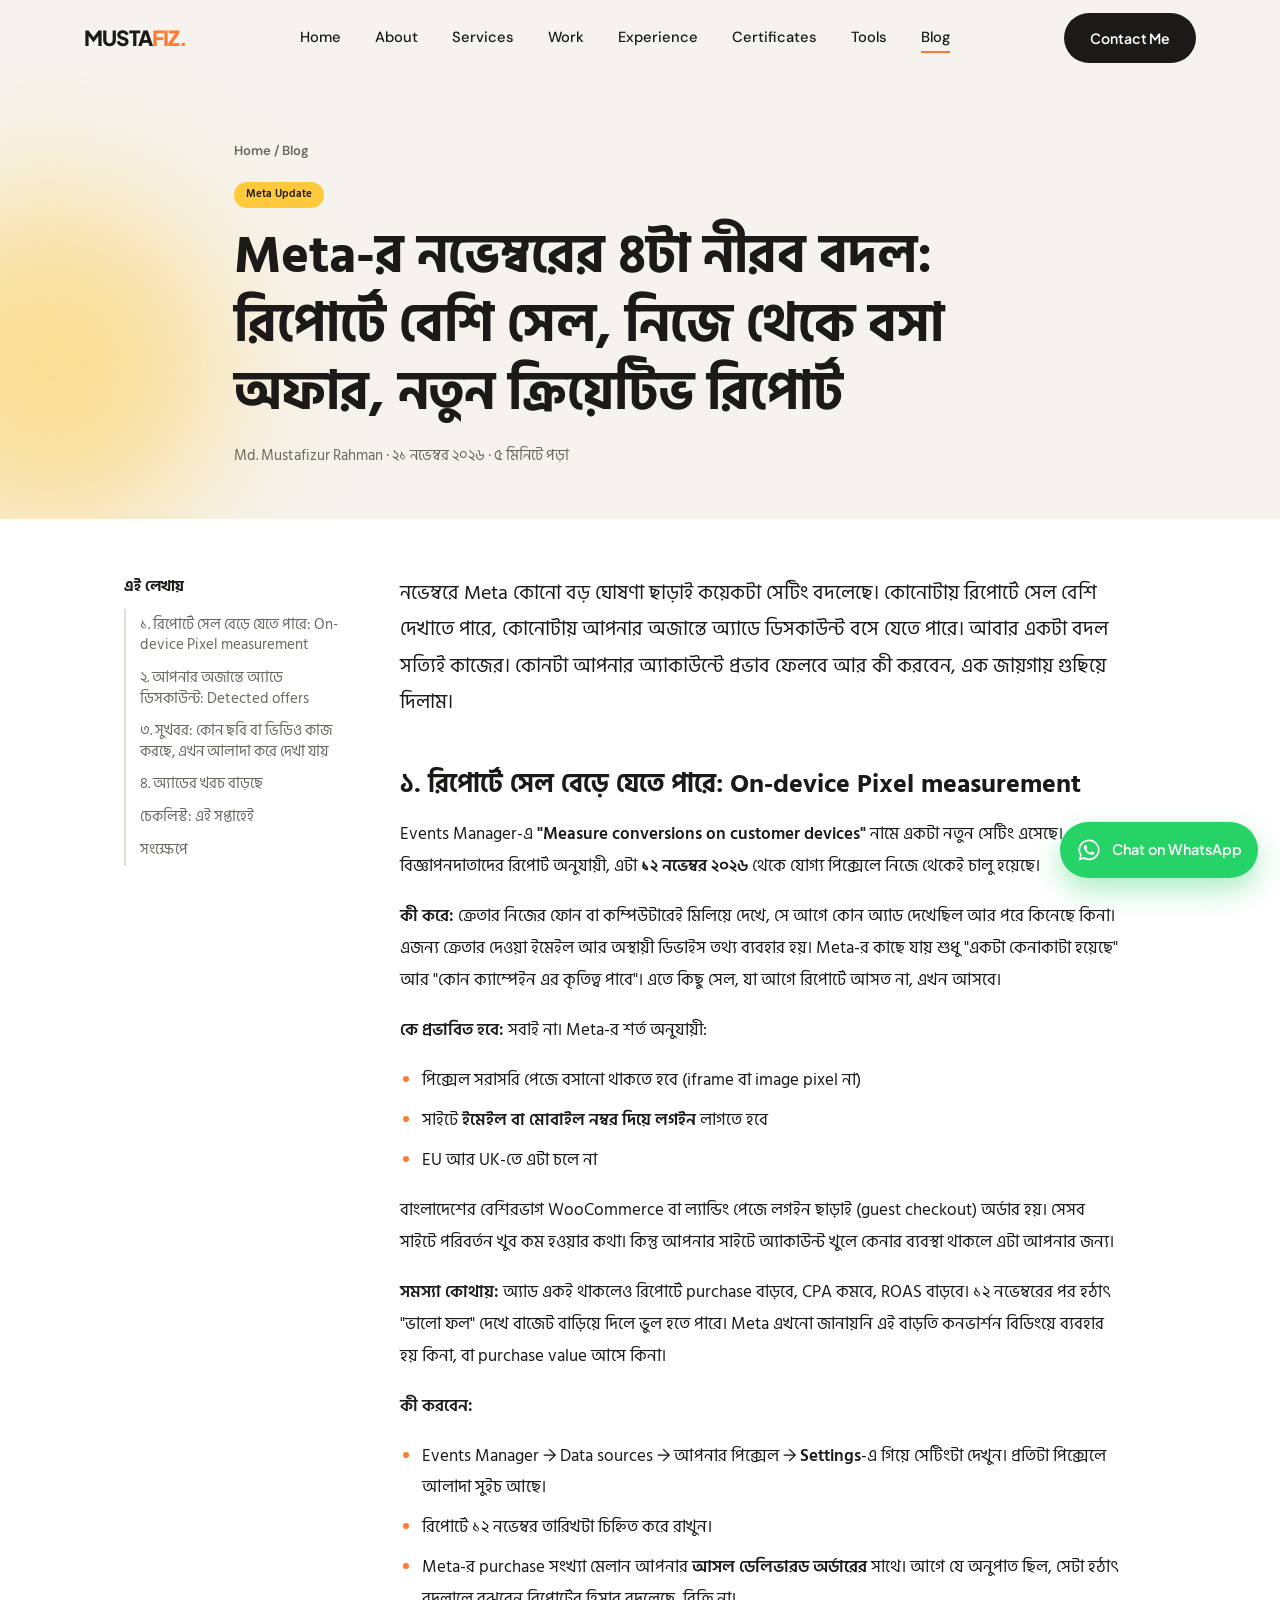
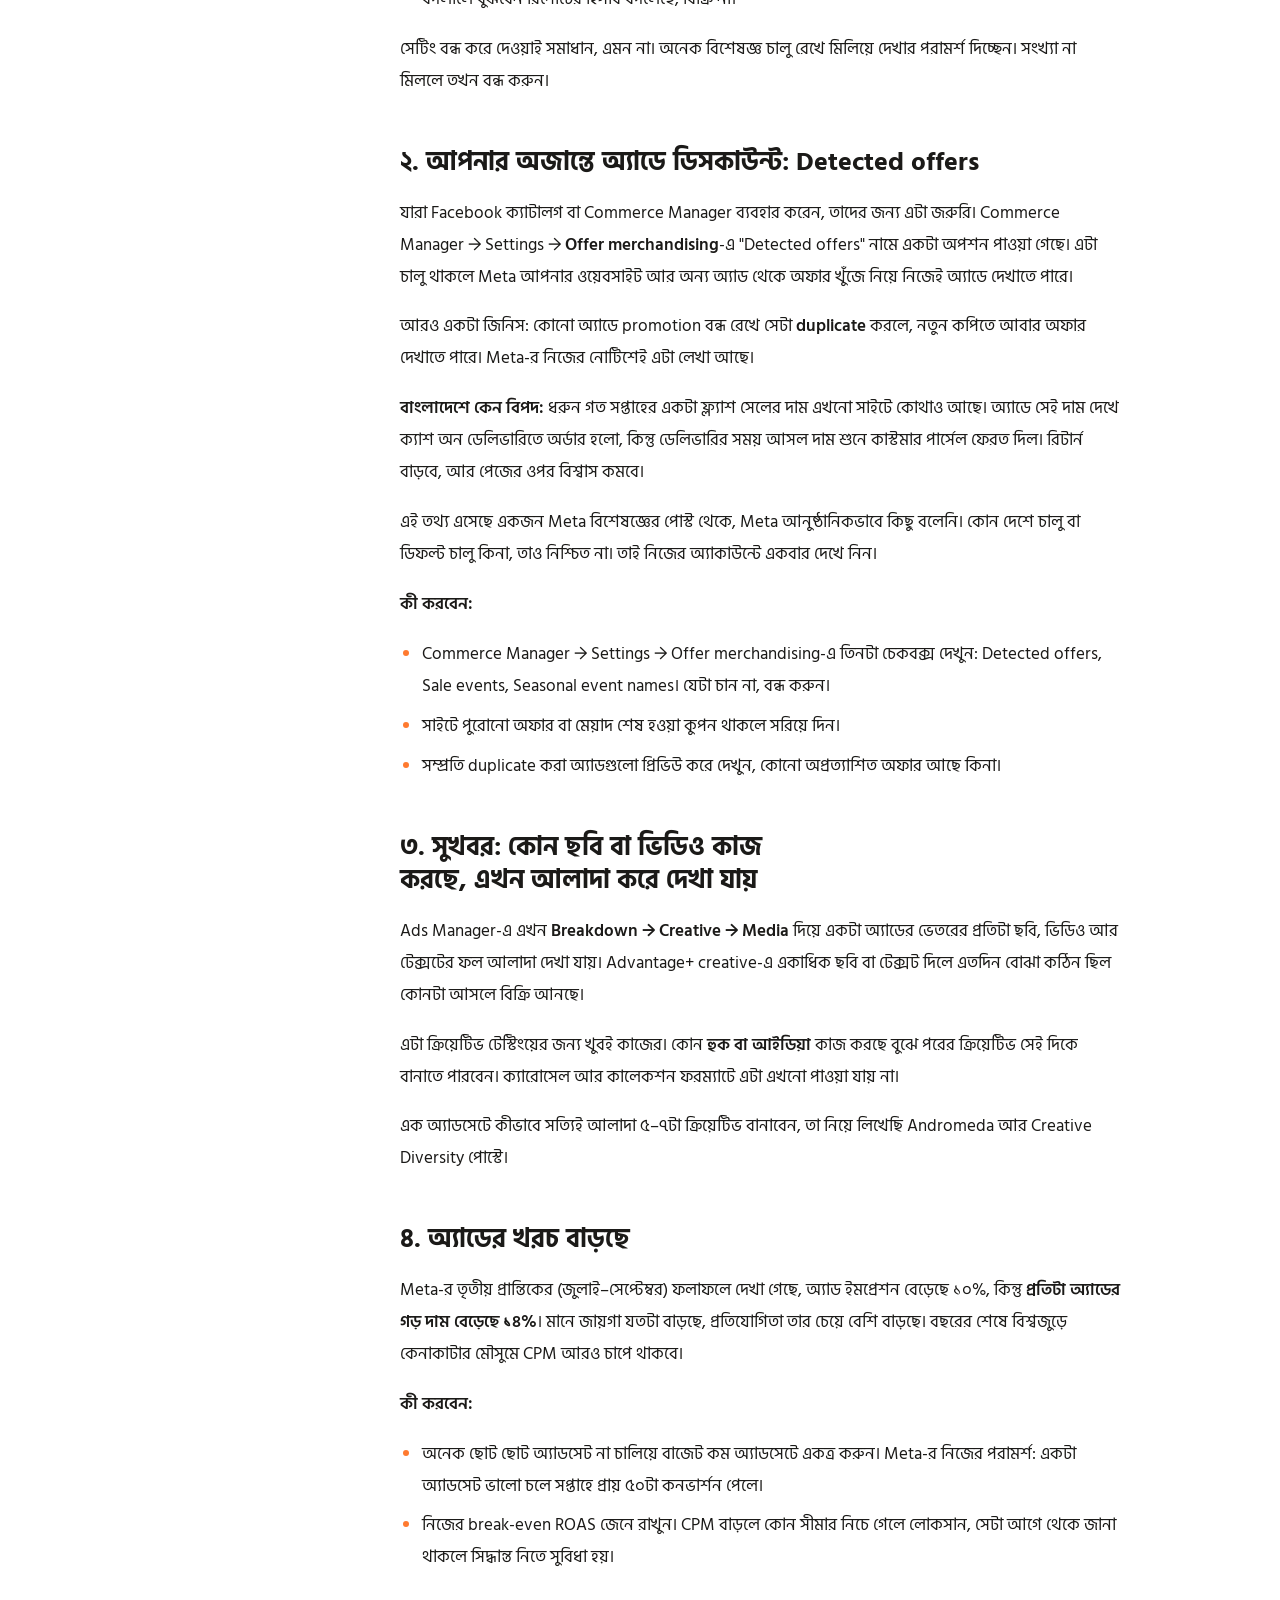
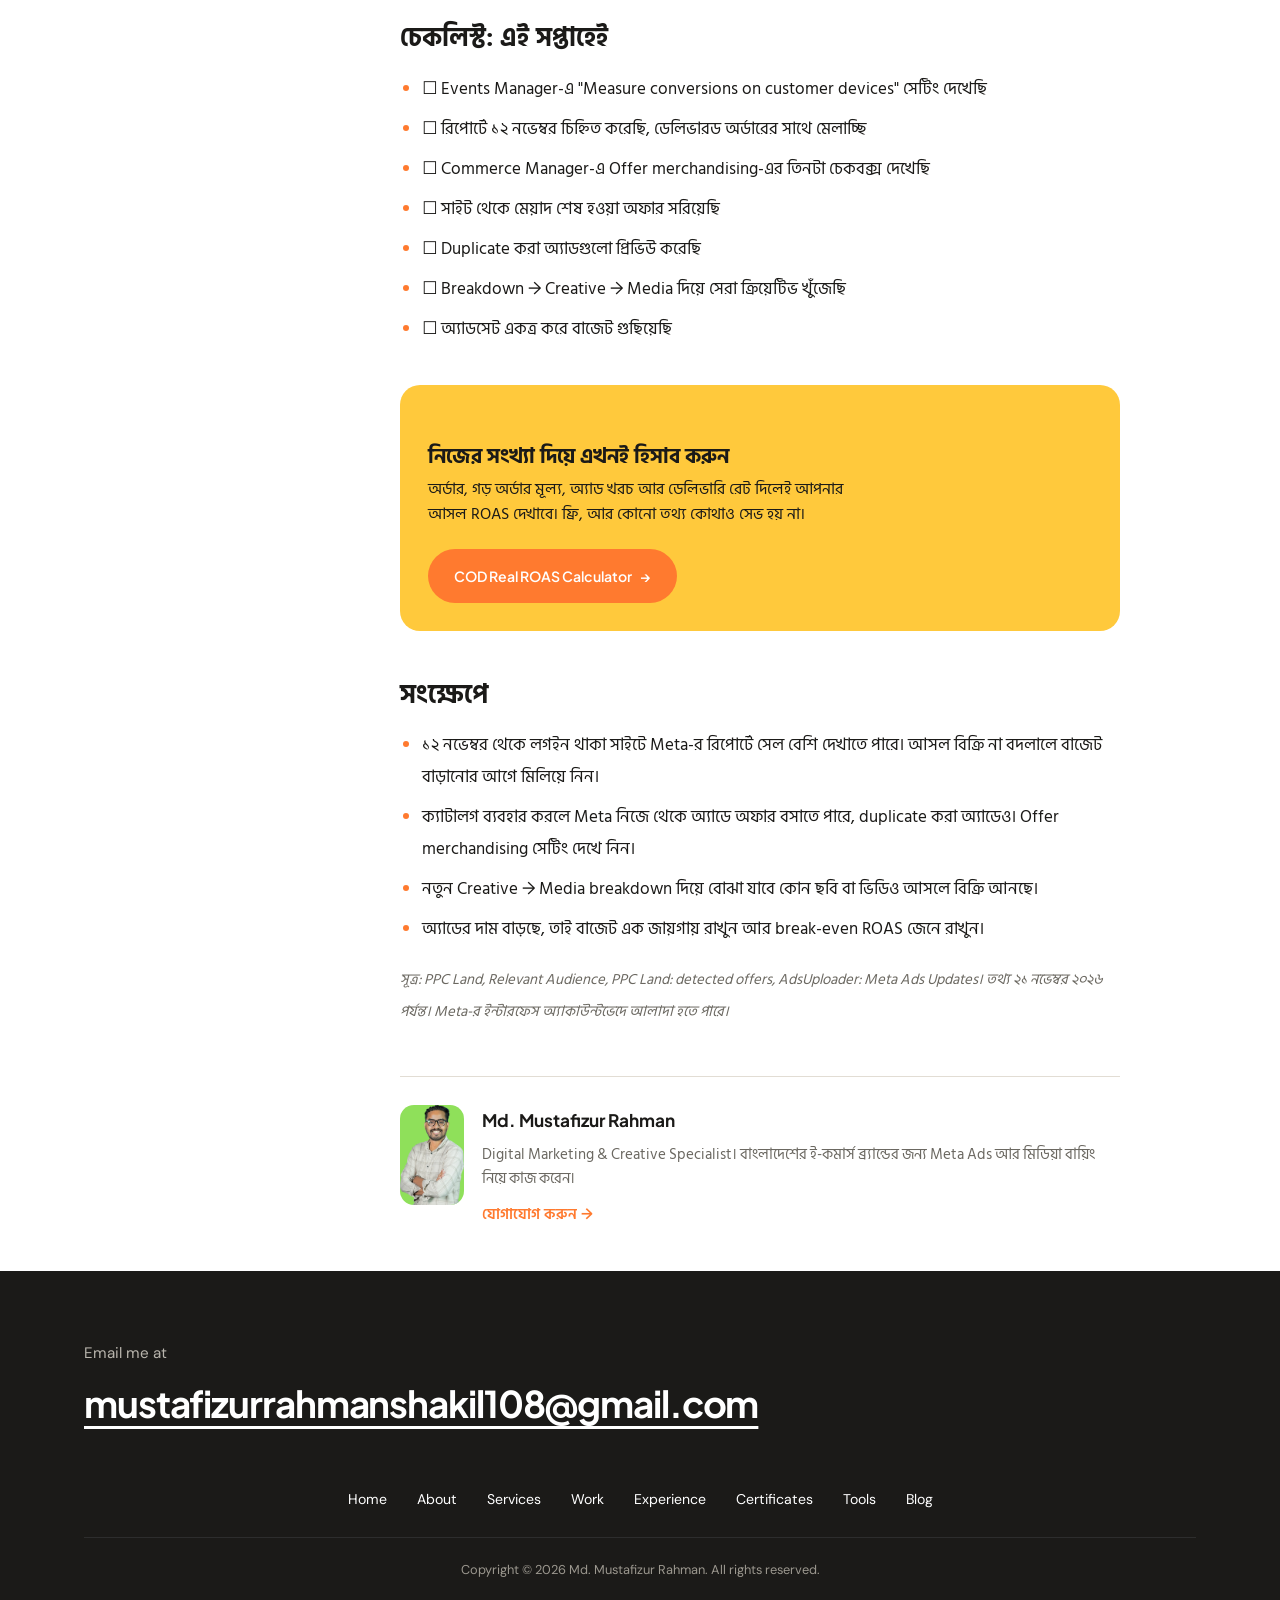
<file: blog/meta-november-2026-updates.html>
<!DOCTYPE html>
<html lang="bn">
<head>
<meta charset="UTF-8">
<meta name="viewport" content="width=device-width, initial-scale=1">
<link rel="icon" href="../favicon.svg" type="image/svg+xml">
<link rel="icon" href="../favicon-32.png" sizes="32x32" type="image/png">
<link rel="apple-touch-icon" href="../apple-touch-icon.png">
<meta name="theme-color" content="#f6f3ee">
<title>Meta Ads নভেম্বর ২০২৬ আপডেট: On-device Pixel, Detected Offers, Creative Breakdown</title>
<meta name="description" content="নভেম্বর ২০২৬-এ Meta চুপচাপ কয়েকটা জিনিস বদলেছে, যা আপনার রিপোর্টের সংখ্যা আর অ্যাডের অফার বদলে দিতে পারে। বাংলাদেশের ই-কমার্স সেলারদের জন্য কী দেখবেন আর কী করবেন।">
<!-- Social preview -->
<link rel="canonical" href="https://mustafiz.online/blog/meta-november-2026-updates">
<meta property="og:type" content="article">
<meta property="og:site_name" content="Md. Mustafizur Rahman">
<meta property="og:locale" content="en_US">
<meta property="og:url" content="https://mustafiz.online/blog/meta-november-2026-updates">
<meta property="og:title" content="Meta Ads নভেম্বর ২০২৬ আপডেট: On-device Pixel, Detected Offers, Creative Breakdown">
<meta property="og:description" content="নভেম্বর ২০২৬-এ Meta চুপচাপ কয়েকটা জিনিস বদলেছে, যা আপনার রিপোর্টের সংখ্যা আর অ্যাডের অফার বদলে দিতে পারে। বাংলাদেশের ই-কমার্স সেলারদের জন্য কী দেখবেন আর কী করবেন।">
<meta property="og:image" content="https://mustafiz.online/og/meta-november-2026-updates.jpg">
<meta property="og:image:width" content="1200">
<meta property="og:image:height" content="630">
<meta property="og:image:alt" content="Meta Ads নভেম্বর ২০২৬ আপডেট: On-device Pixel, Detected Offers, Creative Breakdown">
<meta name="twitter:card" content="summary_large_image">
<meta name="twitter:title" content="Meta Ads নভেম্বর ২০২৬ আপডেট: On-device Pixel, Detected Offers, Creative Breakdown">
<meta name="twitter:description" content="নভেম্বর ২০২৬-এ Meta চুপচাপ কয়েকটা জিনিস বদলেছে, যা আপনার রিপোর্টের সংখ্যা আর অ্যাডের অফার বদলে দিতে পারে। বাংলাদেশের ই-কমার্স সেলারদের জন্য কী দেখবেন আর কী করবেন।">
<meta name="twitter:image" content="https://mustafiz.online/og/meta-november-2026-updates.jpg">
<script type="application/ld+json">{"@context": "https://schema.org", "@type": "BlogPosting", "headline": "Meta Ads নভেম্বর ২০২৬ আপডেট: On-device Pixel, Detected Offers, Creative Breakdown", "description": "নভেম্বর ২০২৬-এ Meta চুপচাপ কয়েকটা জিনিস বদলেছে, যা আপনার রিপোর্টের সংখ্যা আর অ্যাডের অফার বদলে দিতে পারে। বাংলাদেশের ই-কমার্স সেলারদের জন্য কী দেখবেন আর কী করবেন।", "datePublished": "2026-11-21", "dateModified": "2026-11-21", "inLanguage": "bn", "author": {"@type": "Person", "@id": "https://mustafiz.online/#person", "name": "Md. Mustafizur Rahman", "jobTitle": "Digital Marketer", "url": "https://mustafiz.online/"}, "publisher": {"@type": "Person", "@id": "https://mustafiz.online/#person", "name": "Md. Mustafizur Rahman", "jobTitle": "Digital Marketer", "url": "https://mustafiz.online/"}, "image": "https://mustafiz.online/og/meta-november-2026-updates.jpg", "mainEntityOfPage": "https://mustafiz.online/blog/meta-november-2026-updates"}</script>
<!-- /Social preview -->
<link rel="preconnect" href="https://fonts.googleapis.com">
<link rel="preconnect" href="https://fonts.gstatic.com" crossorigin>
<link href="https://fonts.googleapis.com/css2?family=DM+Sans:opsz,wght@9..40,400;9..40,500;9..40,600&family=Plus+Jakarta+Sans:wght@600;700;800&family=Hind+Siliguri:wght@400;500;600;700&display=swap" rel="stylesheet">
<link rel="stylesheet" href="../assets/site.css?v=29ae6e69">
</head>
<body data-page="post">

<div class="progress" id="progress" aria-hidden="true"></div>
<header id="top">
  <div class="wrap nav">
    <a href="../" class="logo">MUSTA<span class="accent">FIZ.</span></a>
    <ul class="nav-links" id="navLinks">
      <li><a href="../">Home</a></li>
      <li><a href="../#about">About</a></li>
      <li><a href="../#services">Services</a></li>
      <li><a href="../gallery">Work</a></li>
      <li><a href="../#experience">Experience</a></li>
      <li><a href="../#credentials">Certificates</a></li>
      <li><a href="../tools">Tools</a></li>
      <li><a href="./" class="active" aria-current="page">Blog</a></li>
    </ul>
    <a href="../#contact" class="btn dark">Contact Me</a>
    <button class="menu-btn" id="menuBtn" aria-label="Open menu" aria-expanded="false" aria-controls="navLinks"><span></span></button>
  </div>
</header>

<main>
  <article class="post" lang="bn">
    <header class="post-hero">
      <span class="blob a" aria-hidden="true"></span>
      <div class="wrap post-wrap">
        <p class="crumb"><a href="../">Home</a> / <a href="./">Blog</a></p>
        <span class="tag">Meta Update</span>
        <h1>Meta-র নভেম্বরের ৪টা নীরব বদল: রিপোর্টে বেশি সেল, নিজে থেকে বসা অফার, নতুন ক্রিয়েটিভ রিপোর্ট</h1>
        <p class="post-meta">Md. Mustafizur Rahman · <time datetime="2026-11-21">২১ নভেম্বর ২০২৬</time> · ৫ মিনিটে পড়া</p>
      </div>
    </header>
    <div class="wrap post-layout">
      <aside class="toc" aria-label="এই লেখায়"><p>এই লেখায়</p><ol><li><a href="#s1">১. রিপোর্টে সেল বেড়ে যেতে পারে: On-device Pixel measurement</a></li><li><a href="#s2">২. আপনার অজান্তে অ্যাডে ডিসকাউন্ট: Detected offers</a></li><li><a href="#s3">৩. সুখবর: কোন ছবি বা ভিডিও কাজ করছে, এখন আলাদা করে দেখা যায়</a></li><li><a href="#s4">৪. অ্যাডের খরচ বাড়ছে</a></li><li><a href="#s5">চেকলিস্ট: এই সপ্তাহেই</a></li><li><a href="#s6">সংক্ষেপে</a></li></ol></aside>
      <div class="post-body">
<p class="post-lead">নভেম্বরে Meta কোনো বড় ঘোষণা ছাড়াই কয়েকটা সেটিং বদলেছে। কোনোটায় রিপোর্টে সেল বেশি দেখাতে পারে, কোনোটায় আপনার অজান্তে অ্যাডে ডিসকাউন্ট বসে যেতে পারে। আবার একটা বদল সত্যিই কাজের। কোনটা আপনার অ্যাকাউন্টে প্রভাব ফেলবে আর কী করবেন, এক জায়গায় গুছিয়ে দিলাম।</p>
<h2 id="s1">১. রিপোর্টে সেল বেড়ে যেতে পারে: On-device Pixel measurement</h2>
<p>Events Manager-এ <strong>"Measure conversions on customer devices"</strong> নামে একটা নতুন সেটিং এসেছে। বিজ্ঞাপনদাতাদের রিপোর্ট অনুযায়ী, এটা <strong>১২ নভেম্বর ২০২৬</strong> থেকে যোগ্য পিক্সেলে নিজে থেকেই চালু হয়েছে।</p>
<p><strong>কী করে:</strong> ক্রেতার নিজের ফোন বা কম্পিউটারেই মিলিয়ে দেখে, সে আগে কোন অ্যাড দেখেছিল আর পরে কিনেছে কিনা। এজন্য ক্রেতার দেওয়া ইমেইল আর অস্থায়ী ডিভাইস তথ্য ব্যবহার হয়। Meta-র কাছে যায় শুধু "একটা কেনাকাটা হয়েছে" আর "কোন ক্যাম্পেইন এর কৃতিত্ব পাবে"। এতে কিছু সেল, যা আগে রিপোর্টে আসত না, এখন আসবে।</p>
<p><strong>কে প্রভাবিত হবে:</strong> সবাই না। Meta-র শর্ত অনুযায়ী:</p>
<ul>
<li>পিক্সেল সরাসরি পেজে বসানো থাকতে হবে (iframe বা image pixel না)</li>
<li>সাইটে <strong>ইমেইল বা মোবাইল নম্বর দিয়ে লগইন</strong> লাগতে হবে</li>
<li>EU আর UK-তে এটা চলে না</li>
</ul>
<p>বাংলাদেশের বেশিরভাগ WooCommerce বা ল্যান্ডিং পেজে লগইন ছাড়াই (guest checkout) অর্ডার হয়। সেসব সাইটে পরিবর্তন খুব কম হওয়ার কথা। কিন্তু আপনার সাইটে অ্যাকাউন্ট খুলে কেনার ব্যবস্থা থাকলে এটা আপনার জন্য।</p>
<p><strong>সমস্যা কোথায়:</strong> অ্যাড একই থাকলেও রিপোর্টে purchase বাড়বে, CPA কমবে, ROAS বাড়বে। ১২ নভেম্বরের পর হঠাৎ "ভালো ফল" দেখে বাজেট বাড়িয়ে দিলে ভুল হতে পারে। Meta এখনো জানায়নি এই বাড়তি কনভার্শন বিডিংয়ে ব্যবহার হয় কিনা, বা purchase value আসে কিনা।</p>
<p><strong>কী করবেন:</strong></p>
<ul>
<li>Events Manager → Data sources → আপনার পিক্সেল → <strong>Settings</strong>-এ গিয়ে সেটিংটা দেখুন। প্রতিটা পিক্সেলে আলাদা সুইচ আছে।</li>
<li>রিপোর্টে ১২ নভেম্বর তারিখটা চিহ্নিত করে রাখুন।</li>
<li>Meta-র purchase সংখ্যা মেলান আপনার <strong>আসল ডেলিভারড অর্ডারের</strong> সাথে। আগে যে অনুপাত ছিল, সেটা হঠাৎ বদলালে বুঝবেন রিপোর্টের হিসাব বদলেছে, বিক্রি না।</li>
</ul>
<p>সেটিং বন্ধ করে দেওয়াই সমাধান, এমন না। অনেক বিশেষজ্ঞ চালু রেখে মিলিয়ে দেখার পরামর্শ দিচ্ছেন। সংখ্যা না মিললে তখন বন্ধ করুন।</p>
<h2 id="s2">২. আপনার অজান্তে অ্যাডে ডিসকাউন্ট: Detected offers</h2>
<p>যারা Facebook ক্যাটালগ বা Commerce Manager ব্যবহার করেন, তাদের জন্য এটা জরুরি। Commerce Manager → Settings → <strong>Offer merchandising</strong>-এ "Detected offers" নামে একটা অপশন পাওয়া গেছে। এটা চালু থাকলে Meta আপনার ওয়েবসাইট আর অন্য অ্যাড থেকে অফার খুঁজে নিয়ে নিজেই অ্যাডে দেখাতে পারে।</p>
<p>আরও একটা জিনিস: কোনো অ্যাডে promotion বন্ধ রেখে সেটা <strong>duplicate</strong> করলে, নতুন কপিতে আবার অফার দেখাতে পারে। Meta-র নিজের নোটিশেই এটা লেখা আছে।</p>
<p><strong>বাংলাদেশে কেন বিপদ:</strong> ধরুন গত সপ্তাহের একটা ফ্ল্যাশ সেলের দাম এখনো সাইটে কোথাও আছে। অ্যাডে সেই দাম দেখে ক্যাশ অন ডেলিভারিতে অর্ডার হলো, কিন্তু ডেলিভারির সময় আসল দাম শুনে কাস্টমার পার্সেল ফেরত দিল। রিটার্ন বাড়বে, আর পেজের ওপর বিশ্বাস কমবে।</p>
<p>এই তথ্য এসেছে একজন Meta বিশেষজ্ঞের পোস্ট থেকে, Meta আনুষ্ঠানিকভাবে কিছু বলেনি। কোন দেশে চালু বা ডিফল্ট চালু কিনা, তাও নিশ্চিত না। তাই নিজের অ্যাকাউন্টে একবার দেখে নিন।</p>
<p><strong>কী করবেন:</strong></p>
<ul>
<li>Commerce Manager → Settings → Offer merchandising-এ তিনটা চেকবক্স দেখুন: Detected offers, Sale events, Seasonal event names। যেটা চান না, বন্ধ করুন।</li>
<li>সাইটে পুরোনো অফার বা মেয়াদ শেষ হওয়া কুপন থাকলে সরিয়ে দিন।</li>
<li>সম্প্রতি duplicate করা অ্যাডগুলো প্রিভিউ করে দেখুন, কোনো অপ্রত্যাশিত অফার আছে কিনা।</li>
</ul>
<h2 id="s3">৩. সুখবর: কোন ছবি বা ভিডিও কাজ করছে, এখন আলাদা করে দেখা যায়</h2>
<p>Ads Manager-এ এখন <strong>Breakdown → Creative → Media</strong> দিয়ে একটা অ্যাডের ভেতরের প্রতিটা ছবি, ভিডিও আর টেক্সটের ফল আলাদা দেখা যায়। Advantage+ creative-এ একাধিক ছবি বা টেক্সট দিলে এতদিন বোঝা কঠিন ছিল কোনটা আসলে বিক্রি আনছে।</p>
<p>এটা ক্রিয়েটিভ টেস্টিংয়ের জন্য খুবই কাজের। কোন <strong>হুক বা আইডিয়া</strong> কাজ করছে বুঝে পরের ক্রিয়েটিভ সেই দিকে বানাতে পারবেন। ক্যারোসেল আর কালেকশন ফরম্যাটে এটা এখনো পাওয়া যায় না।</p>
<p>এক অ্যাডসেটে কীভাবে সত্যিই আলাদা ৫–৭টা ক্রিয়েটিভ বানাবেন, তা নিয়ে লিখেছি <a href="creative-diversity-andromeda">Andromeda আর Creative Diversity পোস্টে</a>।</p>
<h2 id="s4">৪. অ্যাডের খরচ বাড়ছে</h2>
<p>Meta-র তৃতীয় প্রান্তিকের (জুলাই–সেপ্টেম্বর) ফলাফলে দেখা গেছে, অ্যাড ইমপ্রেশন বেড়েছে ১০%, কিন্তু <strong>প্রতিটা অ্যাডের গড় দাম বেড়েছে ১৪%</strong>। মানে জায়গা যতটা বাড়ছে, প্রতিযোগিতা তার চেয়ে বেশি বাড়ছে। বছরের শেষে বিশ্বজুড়ে কেনাকাটার মৌসুমে CPM আরও চাপে থাকবে।</p>
<p><strong>কী করবেন:</strong></p>
<ul>
<li>অনেক ছোট ছোট অ্যাডসেট না চালিয়ে বাজেট কম অ্যাডসেটে একত্র করুন। Meta-র নিজের পরামর্শ: একটা অ্যাডসেট ভালো চলে সপ্তাহে প্রায় ৫০টা কনভার্শন পেলে।</li>
<li>নিজের break-even ROAS জেনে রাখুন। CPM বাড়লে কোন সীমার নিচে গেলে লোকসান, সেটা আগে থেকে জানা থাকলে সিদ্ধান্ত নিতে সুবিধা হয়।</li>
</ul>
<h2 id="s5">চেকলিস্ট: এই সপ্তাহেই</h2>
<ul>
<li>☐ Events Manager-এ "Measure conversions on customer devices" সেটিং দেখেছি</li>
<li>☐ রিপোর্টে ১২ নভেম্বর চিহ্নিত করেছি, ডেলিভারড অর্ডারের সাথে মেলাচ্ছি</li>
<li>☐ Commerce Manager-এ Offer merchandising-এর তিনটা চেকবক্স দেখেছি</li>
<li>☐ সাইট থেকে মেয়াদ শেষ হওয়া অফার সরিয়েছি</li>
<li>☐ Duplicate করা অ্যাডগুলো প্রিভিউ করেছি</li>
<li>☐ Breakdown → Creative → Media দিয়ে সেরা ক্রিয়েটিভ খুঁজেছি</li>
<li>☐ অ্যাডসেট একত্র করে বাজেট গুছিয়েছি</li>
</ul>
<div class="cta-card"><div><h3>নিজের সংখ্যা দিয়ে এখনই হিসাব করুন</h3><p>অর্ডার, গড় অর্ডার মূল্য, অ্যাড খরচ আর ডেলিভারি রেট দিলেই আপনার আসল ROAS দেখাবে। ফ্রি, আর কোনো তথ্য কোথাও সেভ হয় না।</p></div><a href="../tools#tool-cod" class="btn">COD Real ROAS Calculator <span aria-hidden="true">→</span></a></div>
<h2 id="s6">সংক্ষেপে</h2>
<ul>
<li>১২ নভেম্বর থেকে লগইন থাকা সাইটে Meta-র রিপোর্টে সেল বেশি দেখাতে পারে। আসল বিক্রি না বদলালে বাজেট বাড়ানোর আগে মিলিয়ে নিন।</li>
<li>ক্যাটালগ ব্যবহার করলে Meta নিজে থেকে অ্যাডে অফার বসাতে পারে, duplicate করা অ্যাডেও। Offer merchandising সেটিং দেখে নিন।</li>
<li>নতুন Creative → Media breakdown দিয়ে বোঝা যাবে কোন ছবি বা ভিডিও আসলে বিক্রি আনছে।</li>
<li>অ্যাডের দাম বাড়ছে, তাই বাজেট এক জায়গায় রাখুন আর break-even ROAS জেনে রাখুন।</li>
</ul>
<p><em>সূত্র: <a href="https://ppc.land/meta-pixel-counts-more-sales-from-nov-12-as-ai-ads-go-undisclosed/">PPC Land</a>, <a href="https://www.relevantaudience.com/meta/meta-pixel-measure-conversions-on-customer-devices/">Relevant Audience</a>, <a href="https://ppc.land/meta-can-add-website-offers-to-copied-ads-even-with-promotions-turned-off/">PPC Land: detected offers</a>, <a href="https://adsuploader.com/blog/meta-ads-updates">AdsUploader: Meta Ads Updates</a>। তথ্য ২১ নভেম্বর ২০২৬ পর্যন্ত। Meta-র ইন্টারফেস অ্যাকাউন্টভেদে আলাদা হতে পারে।</em></p>
        <div class="author-box">
          <img src="../assets/img/portrait.webp" alt="" width="64" height="64" loading="lazy">
          <div><b>Md. Mustafizur Rahman</b><p>Digital Marketing &amp; Creative Specialist। বাংলাদেশের ই-কমার্স ব্র্যান্ডের জন্য Meta Ads আর মিডিয়া বায়িং নিয়ে কাজ করেন।</p><a href="../#contact">যোগাযোগ করুন →</a></div>
        </div>
      </div>
    </div>
  </article>
</main>

<footer>
  <div class="wrap">
    <p class="small">Email me at</p>
    <a class="mail" href="mailto:mustafizurrahmanshakil108@gmail.com">mustafizurrahmanshakil108@gmail.com</a>
    <ul class="foot-nav">
      <li><a href="../">Home</a></li>
      <li><a href="../#about">About</a></li>
      <li><a href="../#services">Services</a></li>
      <li><a href="../gallery">Work</a></li>
      <li><a href="../#experience">Experience</a></li>
      <li><a href="../#credentials">Certificates</a></li>
      <li><a href="../tools">Tools</a></li>
      <li><a href="./">Blog</a></li>
    </ul>
    <div class="foot-bottom">Copyright © <span id="year">2026</span> Md. Mustafizur Rahman. All rights reserved.</div>
  </div>
</footer>
<a class="wa" href="https://wa.me/8801993480668?text=Hi%20Mustafiz%2C%20I%20saw%20your%20portfolio%20and%20would%20like%20to%20discuss%20a%20project." target="_blank" rel="noopener" aria-label="Chat on WhatsApp">
  <svg viewBox="0 0 32 32" fill="currentColor" aria-hidden="true"><path d="M16 3C8.8 3 3 8.7 3 15.8c0 2.5.7 4.9 2 7L3 29l6.4-2c2 1.1 4.300 1.700 6.600 1.700 7.200 0 13-5.700 13-12.800S23.200 3 16 3zm0 23.400c-2.100 0-4.100-.6-5.900-1.700l-.4-.2-3.800 1.200 1.200-3.700-.3-.4a10.400 10.400 0 0 1-1.700-5.700C5.100 10 10 5.300 16 5.300S26.900 10 26.900 15.800 22 26.400 16 26.400zm5.900-7.800c-.3-.2-1.900-1-2.200-1.100-.3-.1-.5-.2-.7.2-.2.300-.8 1.100-1 1.300-.2.200-.4.200-.7.100-.3-.2-1.400-.5-2.600-1.600-1-.9-1.600-1.900-1.800-2.200-.2-.3 0-.5.100-.7l.5-.6c.2-.2.200-.4.300-.6.100-.2 0-.4 0-.6l-1-2.400c-.3-.6-.5-.5-.7-.5h-.6c-.2 0-.6.1-.9.400-.3.3-1.100 1.100-1.100 2.700s1.200 3.100 1.300 3.300c.2.200 2.300 3.500 5.500 4.900 2.700 1.100 3.200.9 3.800.8.6-.1 1.900-.8 2.200-1.500.3-.7.3-1.400.2-1.500-.1-.1-.3-.2-.6-.4z"/></svg>
  <span class="t">Chat on WhatsApp</span>
</a>
<button class="to-top" id="toTop" aria-label="Back to top">↑</button>

<script src="../assets/site.js?v=dc7efeec"></script>

</body>
</html>
</file>
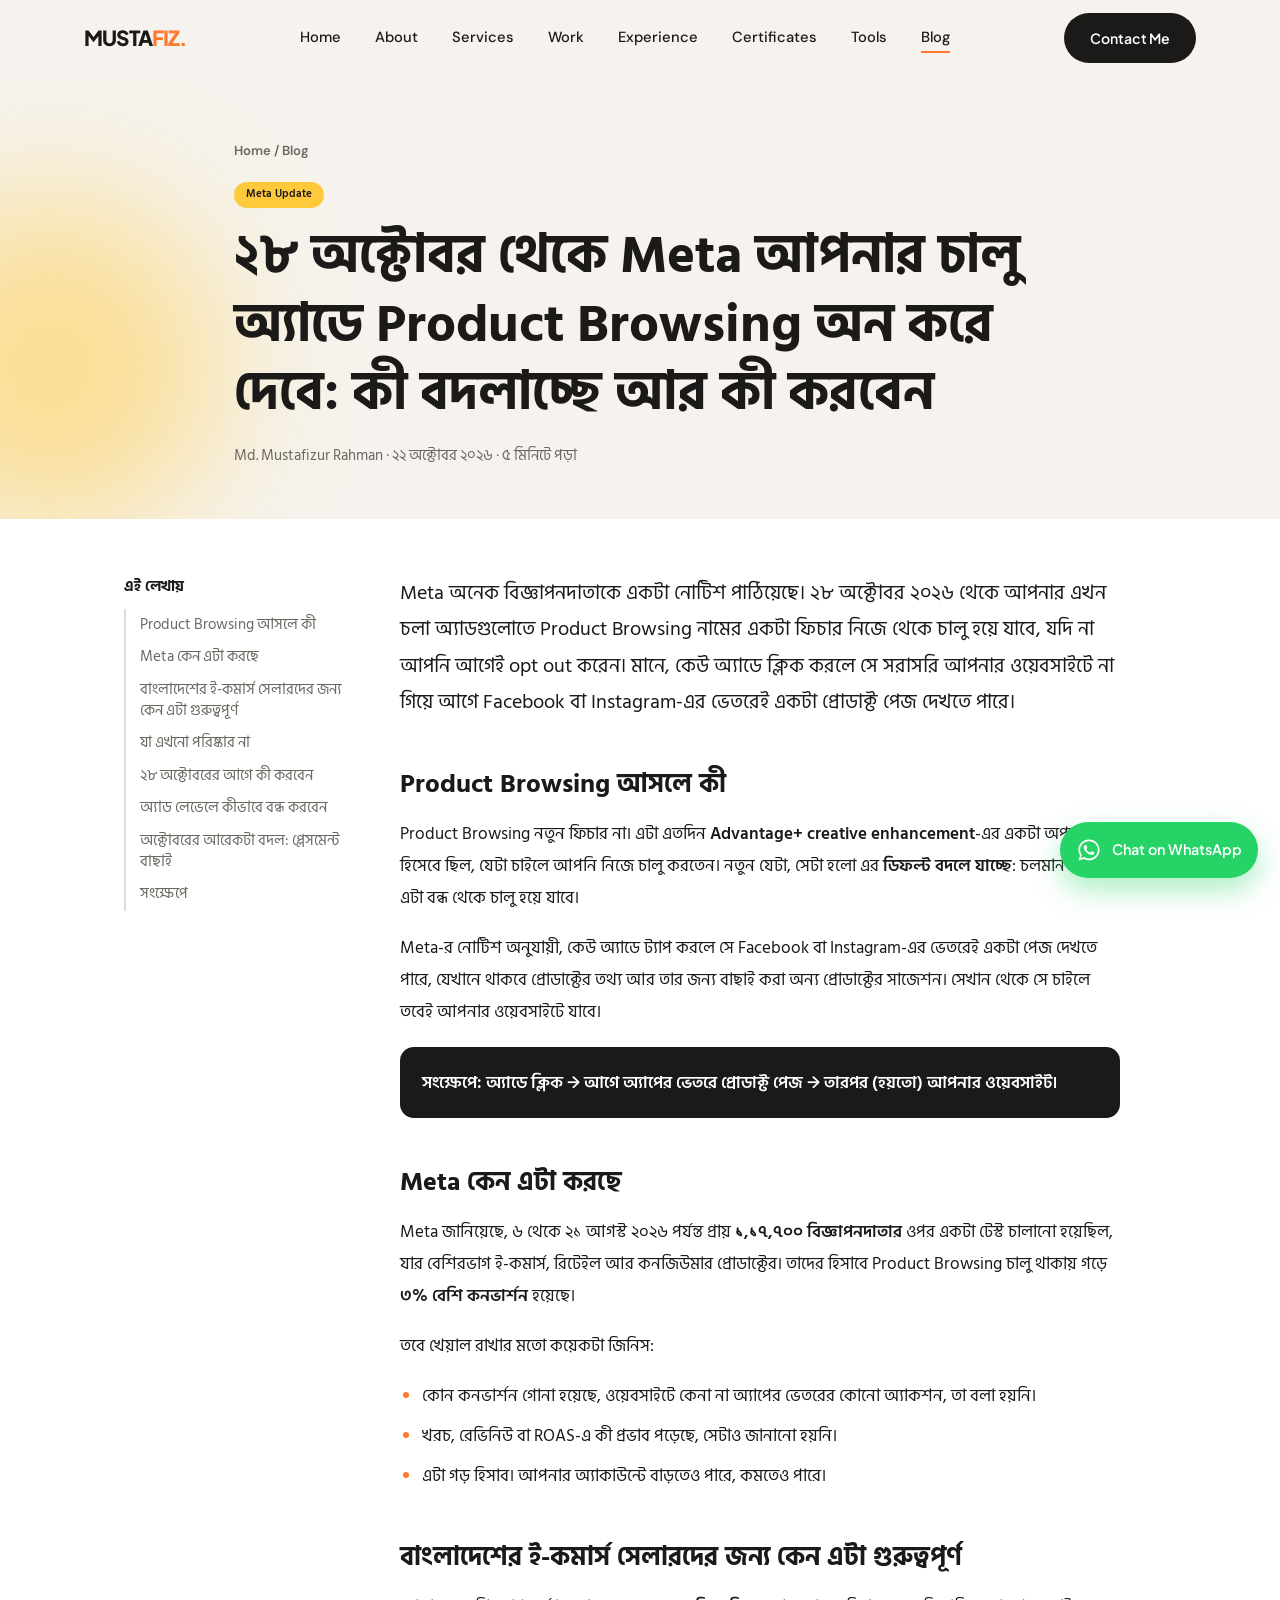
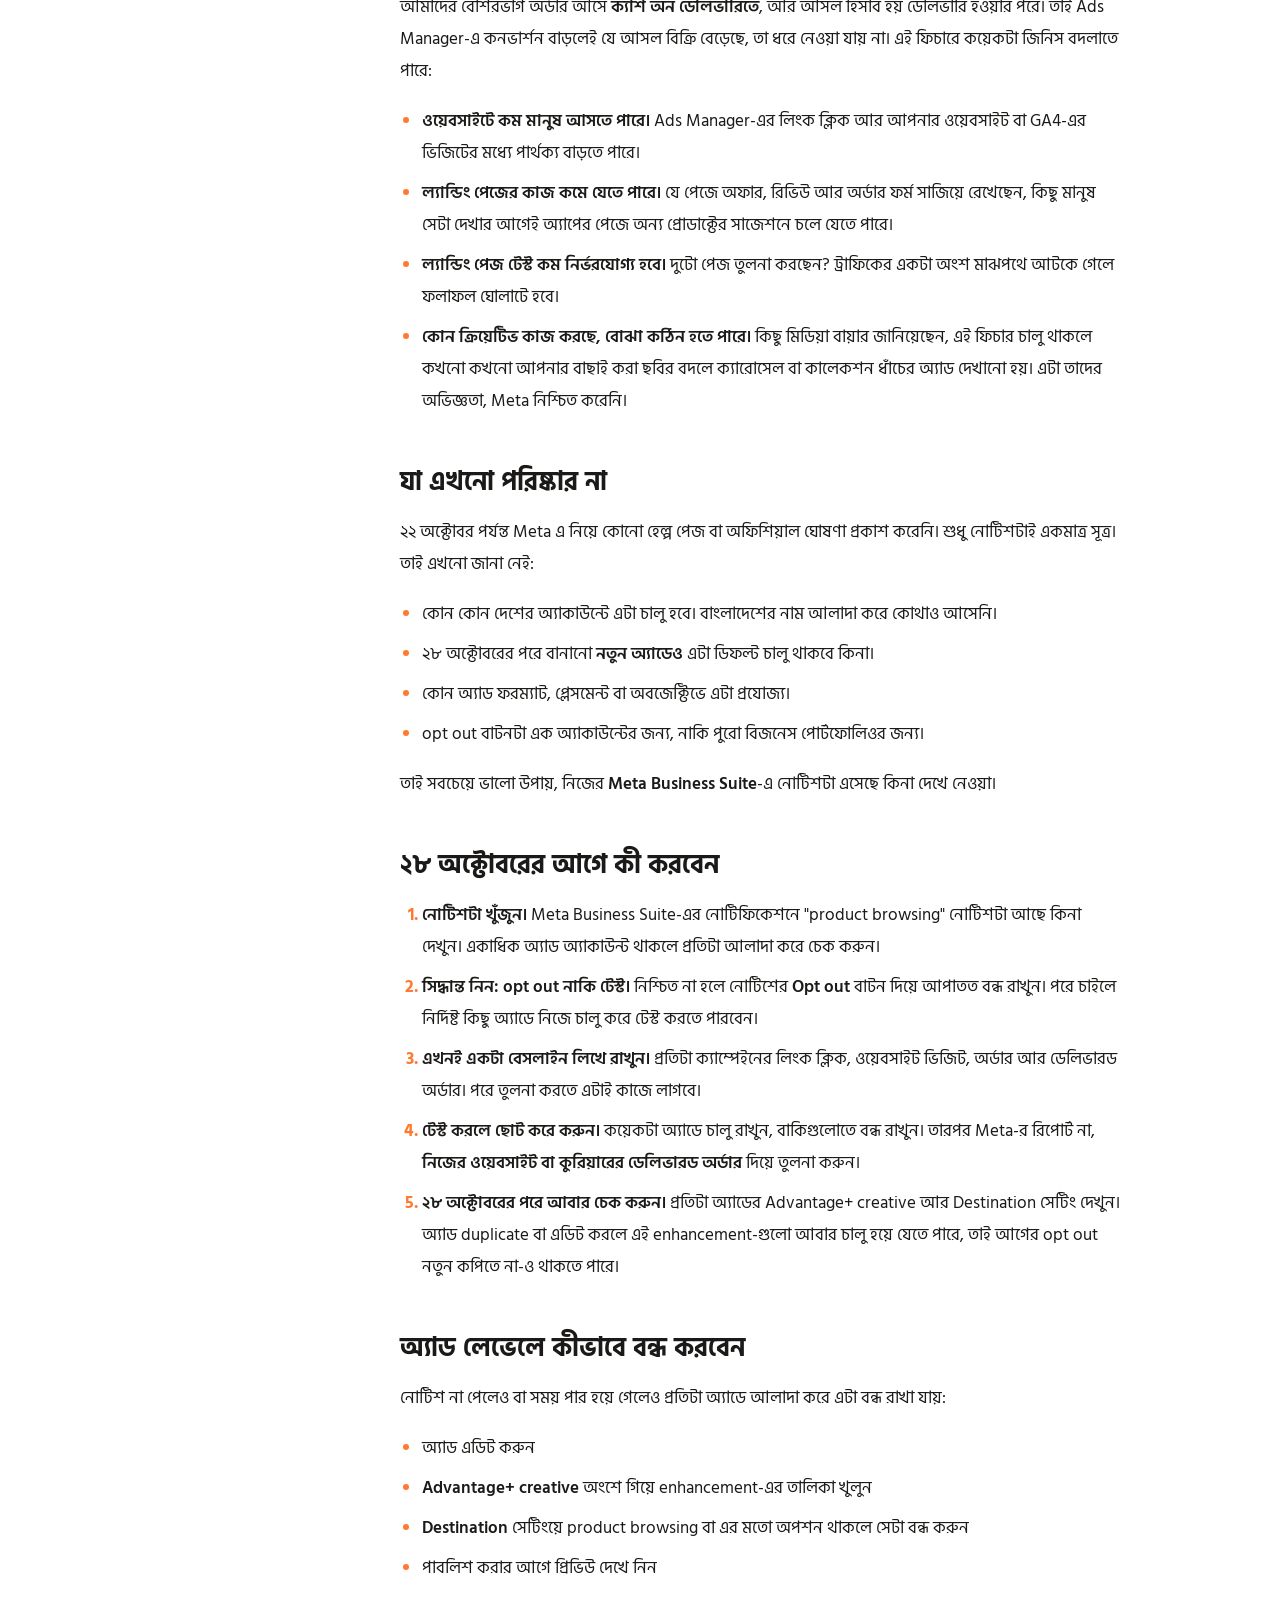
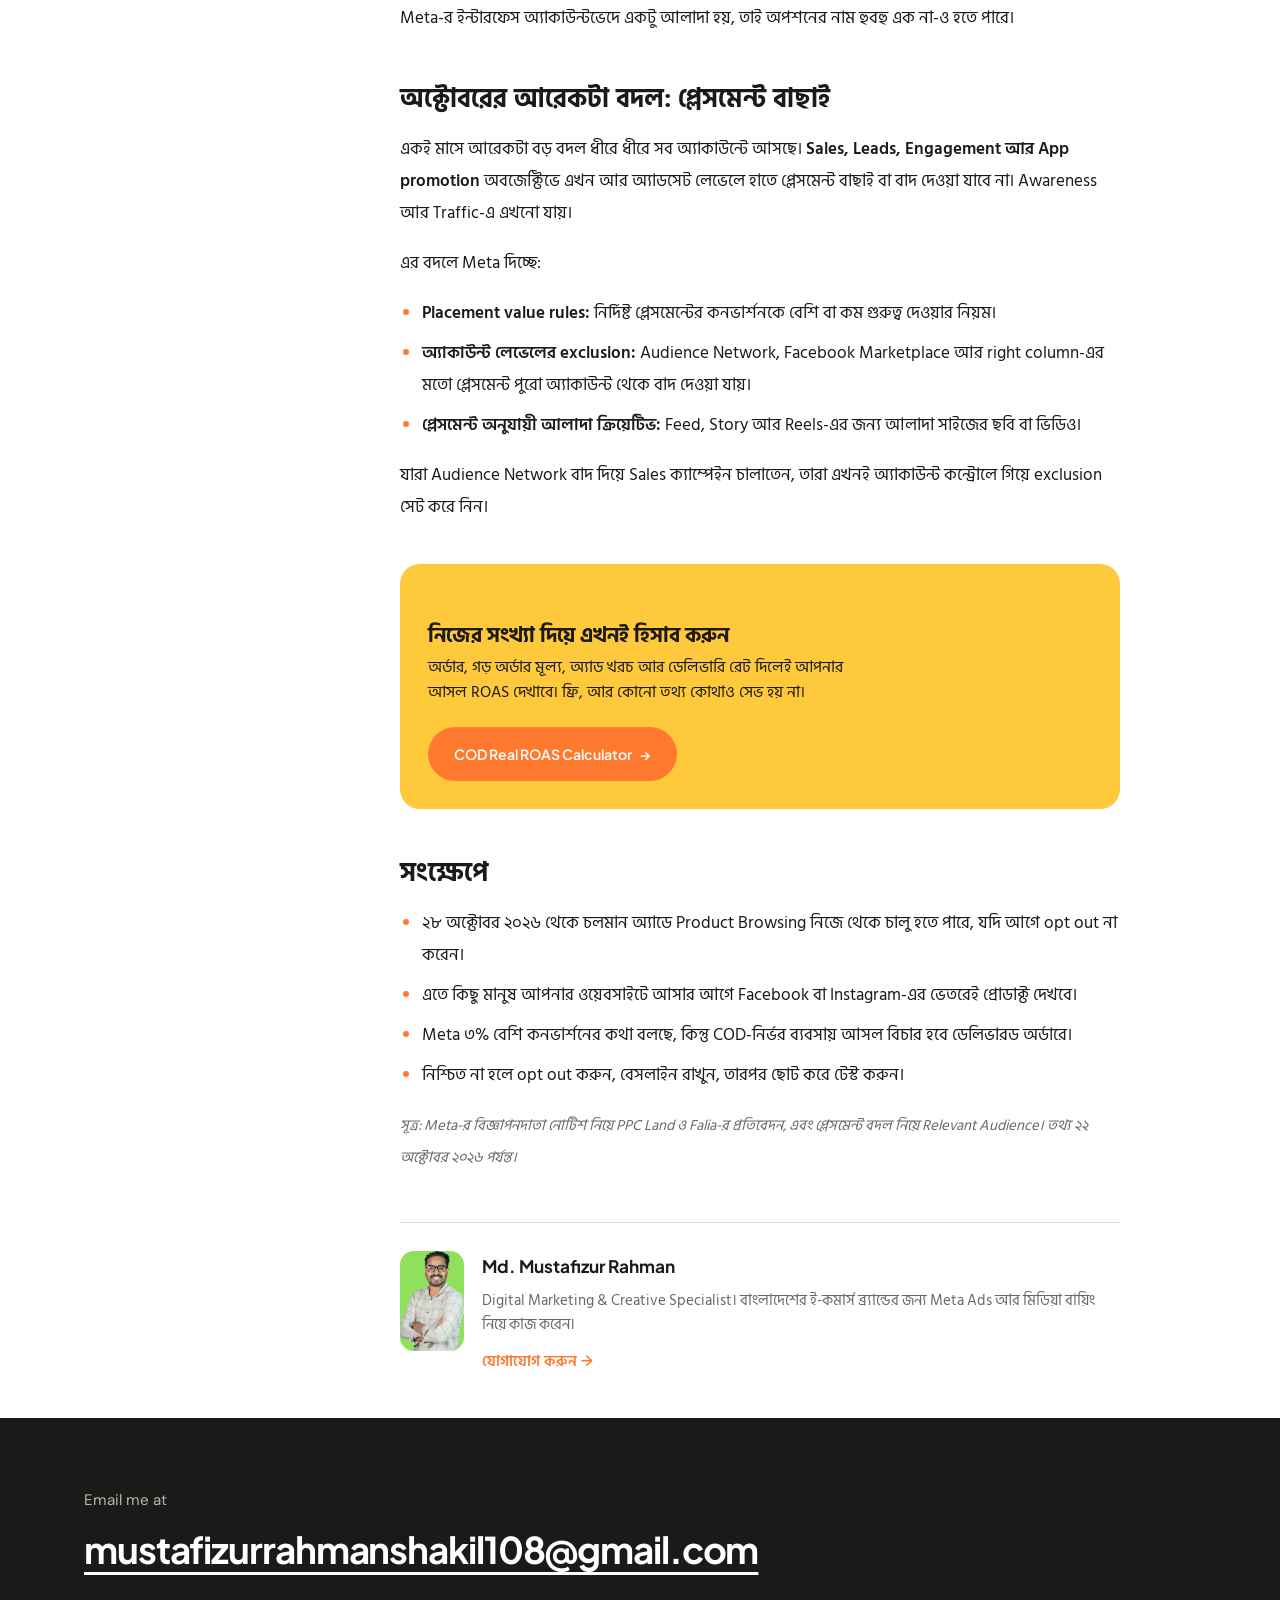
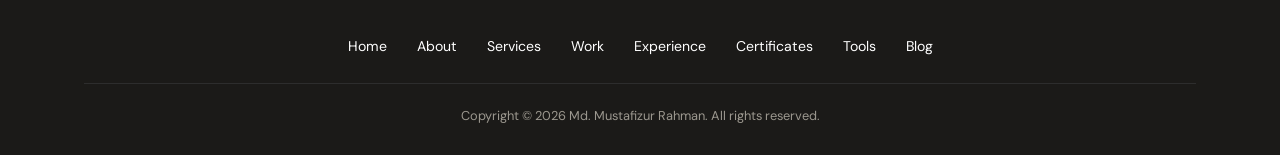
<file: blog/meta-product-browsing-october-28.html>
<!DOCTYPE html>
<html lang="bn">
<head>
<meta charset="UTF-8">
<meta name="viewport" content="width=device-width, initial-scale=1">
<link rel="icon" href="../favicon.svg" type="image/svg+xml">
<link rel="icon" href="../favicon-32.png" sizes="32x32" type="image/png">
<link rel="apple-touch-icon" href="../apple-touch-icon.png">
<meta name="theme-color" content="#f6f3ee">
<title>Meta Product Browsing ২৮ অক্টোবর ২০২৬: চালু অ্যাডে অটো-অন, Opt out করবেন কীভাবে</title>
<meta name="description" content="Meta ২৮ অক্টোবর ২০২৬ থেকে চলমান Facebook ও Instagram অ্যাডে Product Browsing নিজে থেকে চালু করছে। এটা কী, ই-কমার্স সেলারদের ওপর কী প্রভাব পড়তে পারে, আর opt out বা টেস্ট কীভাবে করবেন।">
<!-- Social preview -->
<link rel="canonical" href="https://mustafiz.online/blog/meta-product-browsing-october-28">
<meta property="og:type" content="article">
<meta property="og:site_name" content="Md. Mustafizur Rahman">
<meta property="og:locale" content="en_US">
<meta property="og:url" content="https://mustafiz.online/blog/meta-product-browsing-october-28">
<meta property="og:title" content="Meta Product Browsing ২৮ অক্টোবর ২০২৬: চালু অ্যাডে অটো-অন, Opt out করবেন কীভাবে">
<meta property="og:description" content="Meta ২৮ অক্টোবর ২০২৬ থেকে চলমান Facebook ও Instagram অ্যাডে Product Browsing নিজে থেকে চালু করছে। এটা কী, ই-কমার্স সেলারদের ওপর কী প্রভাব পড়তে পারে, আর opt out বা টেস্ট কীভাবে করবেন।">
<meta property="og:image" content="https://mustafiz.online/og/meta-product-browsing-october-28.jpg">
<meta property="og:image:width" content="1200">
<meta property="og:image:height" content="630">
<meta property="og:image:alt" content="Meta Product Browsing ২৮ অক্টোবর ২০২৬: চালু অ্যাডে অটো-অন, Opt out করবেন কীভাবে">
<meta name="twitter:card" content="summary_large_image">
<meta name="twitter:title" content="Meta Product Browsing ২৮ অক্টোবর ২০২৬: চালু অ্যাডে অটো-অন, Opt out করবেন কীভাবে">
<meta name="twitter:description" content="Meta ২৮ অক্টোবর ২০২৬ থেকে চলমান Facebook ও Instagram অ্যাডে Product Browsing নিজে থেকে চালু করছে। এটা কী, ই-কমার্স সেলারদের ওপর কী প্রভাব পড়তে পারে, আর opt out বা টেস্ট কীভাবে করবেন।">
<meta name="twitter:image" content="https://mustafiz.online/og/meta-product-browsing-october-28.jpg">
<script type="application/ld+json">{"@context": "https://schema.org", "@type": "BlogPosting", "headline": "Meta Product Browsing ২৮ অক্টোবর ২০২৬: চালু অ্যাডে অটো-অন, Opt out করবেন কীভাবে", "description": "Meta ২৮ অক্টোবর ২০২৬ থেকে চলমান Facebook ও Instagram অ্যাডে Product Browsing নিজে থেকে চালু করছে। এটা কী, ই-কমার্স সেলারদের ওপর কী প্রভাব পড়তে পারে, আর opt out বা টেস্ট কীভাবে করবেন।", "datePublished": "2026-10-22", "dateModified": "2026-10-22", "inLanguage": "bn", "author": {"@type": "Person", "@id": "https://mustafiz.online/#person", "name": "Md. Mustafizur Rahman", "jobTitle": "Digital Marketer", "url": "https://mustafiz.online/"}, "publisher": {"@type": "Person", "@id": "https://mustafiz.online/#person", "name": "Md. Mustafizur Rahman", "jobTitle": "Digital Marketer", "url": "https://mustafiz.online/"}, "image": "https://mustafiz.online/og/meta-product-browsing-october-28.jpg", "mainEntityOfPage": "https://mustafiz.online/blog/meta-product-browsing-october-28"}</script>
<!-- /Social preview -->
<link rel="preconnect" href="https://fonts.googleapis.com">
<link rel="preconnect" href="https://fonts.gstatic.com" crossorigin>
<link href="https://fonts.googleapis.com/css2?family=DM+Sans:opsz,wght@9..40,400;9..40,500;9..40,600&family=Plus+Jakarta+Sans:wght@600;700;800&family=Hind+Siliguri:wght@400;500;600;700&display=swap" rel="stylesheet">
<link rel="stylesheet" href="../assets/site.css?v=29ae6e69">
</head>
<body data-page="post">

<div class="progress" id="progress" aria-hidden="true"></div>
<header id="top">
  <div class="wrap nav">
    <a href="../" class="logo">MUSTA<span class="accent">FIZ.</span></a>
    <ul class="nav-links" id="navLinks">
      <li><a href="../">Home</a></li>
      <li><a href="../#about">About</a></li>
      <li><a href="../#services">Services</a></li>
      <li><a href="../gallery">Work</a></li>
      <li><a href="../#experience">Experience</a></li>
      <li><a href="../#credentials">Certificates</a></li>
      <li><a href="../tools">Tools</a></li>
      <li><a href="./" class="active" aria-current="page">Blog</a></li>
    </ul>
    <a href="../#contact" class="btn dark">Contact Me</a>
    <button class="menu-btn" id="menuBtn" aria-label="Open menu" aria-expanded="false" aria-controls="navLinks"><span></span></button>
  </div>
</header>

<main>
  <article class="post" lang="bn">
    <header class="post-hero">
      <span class="blob a" aria-hidden="true"></span>
      <div class="wrap post-wrap">
        <p class="crumb"><a href="../">Home</a> / <a href="./">Blog</a></p>
        <span class="tag">Meta Update</span>
        <h1>২৮ অক্টোবর থেকে Meta আপনার চালু অ্যাডে Product Browsing অন করে দেবে: কী বদলাচ্ছে আর কী করবেন</h1>
        <p class="post-meta">Md. Mustafizur Rahman · <time datetime="2026-10-22">২২ অক্টোবর ২০২৬</time> · ৫ মিনিটে পড়া</p>
      </div>
    </header>
    <div class="wrap post-layout">
      <aside class="toc" aria-label="এই লেখায়"><p>এই লেখায়</p><ol><li><a href="#s1">Product Browsing আসলে কী</a></li><li><a href="#s2">Meta কেন এটা করছে</a></li><li><a href="#s3">বাংলাদেশের ই-কমার্স সেলারদের জন্য কেন এটা গুরুত্বপূর্ণ</a></li><li><a href="#s4">যা এখনো পরিষ্কার না</a></li><li><a href="#s5">২৮ অক্টোবরের আগে কী করবেন</a></li><li><a href="#s6">অ্যাড লেভেলে কীভাবে বন্ধ করবেন</a></li><li><a href="#s7">অক্টোবরের আরেকটা বদল: প্লেসমেন্ট বাছাই</a></li><li><a href="#s8">সংক্ষেপে</a></li></ol></aside>
      <div class="post-body">
<p class="post-lead">Meta অনেক বিজ্ঞাপনদাতাকে একটা নোটিশ পাঠিয়েছে। ২৮ অক্টোবর ২০২৬ থেকে আপনার এখন চলা অ্যাডগুলোতে Product Browsing নামের একটা ফিচার নিজে থেকে চালু হয়ে যাবে, যদি না আপনি আগেই opt out করেন। মানে, কেউ অ্যাডে ক্লিক করলে সে সরাসরি আপনার ওয়েবসাইটে না গিয়ে আগে Facebook বা Instagram-এর ভেতরেই একটা প্রোডাক্ট পেজ দেখতে পারে।</p>
<h2 id="s1">Product Browsing আসলে কী</h2>
<p>Product Browsing নতুন ফিচার না। এটা এতদিন <strong>Advantage+ creative enhancement</strong>-এর একটা অপশন হিসেবে ছিল, যেটা চাইলে আপনি নিজে চালু করতেন। নতুন যেটা, সেটা হলো এর <strong>ডিফল্ট বদলে যাচ্ছে</strong>: চলমান অ্যাডে এটা বন্ধ থেকে চালু হয়ে যাবে।</p>
<p>Meta-র নোটিশ অনুযায়ী, কেউ অ্যাডে ট্যাপ করলে সে Facebook বা Instagram-এর ভেতরেই একটা পেজ দেখতে পারে, যেখানে থাকবে প্রোডাক্টের তথ্য আর তার জন্য বাছাই করা অন্য প্রোডাক্টের সাজেশন। সেখান থেকে সে চাইলে তবেই আপনার ওয়েবসাইটে যাবে।</p>
<div class="formula-box"><strong>সংক্ষেপে:</strong> অ্যাডে ক্লিক → আগে অ্যাপের ভেতরে প্রোডাক্ট পেজ → তারপর (হয়তো) আপনার ওয়েবসাইট।</div>
<h2 id="s2">Meta কেন এটা করছে</h2>
<p>Meta জানিয়েছে, ৬ থেকে ২১ আগস্ট ২০২৬ পর্যন্ত প্রায় <strong>১,১৭,৭০০ বিজ্ঞাপনদাতার</strong> ওপর একটা টেস্ট চালানো হয়েছিল, যার বেশিরভাগ ই-কমার্স, রিটেইল আর কনজিউমার প্রোডাক্টের। তাদের হিসাবে Product Browsing চালু থাকায় গড়ে <strong>৩% বেশি কনভার্শন</strong> হয়েছে।</p>
<p>তবে খেয়াল রাখার মতো কয়েকটা জিনিস:</p>
<ul>
<li>কোন কনভার্শন গোনা হয়েছে, ওয়েবসাইটে কেনা না অ্যাপের ভেতরের কোনো অ্যাকশন, তা বলা হয়নি।</li>
<li>খরচ, রেভিনিউ বা ROAS-এ কী প্রভাব পড়েছে, সেটাও জানানো হয়নি।</li>
<li>এটা গড় হিসাব। আপনার অ্যাকাউন্টে বাড়তেও পারে, কমতেও পারে।</li>
</ul>
<h2 id="s3">বাংলাদেশের ই-কমার্স সেলারদের জন্য কেন এটা গুরুত্বপূর্ণ</h2>
<p>আমাদের বেশিরভাগ অর্ডার আসে <strong>ক্যাশ অন ডেলিভারিতে</strong>, আর আসল হিসাব হয় ডেলিভারি হওয়ার পরে। তাই Ads Manager-এ কনভার্শন বাড়লেই যে আসল বিক্রি বেড়েছে, তা ধরে নেওয়া যায় না। এই ফিচারে কয়েকটা জিনিস বদলাতে পারে:</p>
<ul>
<li><strong>ওয়েবসাইটে কম মানুষ আসতে পারে।</strong> Ads Manager-এর লিংক ক্লিক আর আপনার ওয়েবসাইট বা GA4-এর ভিজিটের মধ্যে পার্থক্য বাড়তে পারে।</li>
<li><strong>ল্যান্ডিং পেজের কাজ কমে যেতে পারে।</strong> যে পেজে অফার, রিভিউ আর অর্ডার ফর্ম সাজিয়ে রেখেছেন, কিছু মানুষ সেটা দেখার আগেই অ্যাপের পেজে অন্য প্রোডাক্টের সাজেশনে চলে যেতে পারে।</li>
<li><strong>ল্যান্ডিং পেজ টেস্ট কম নির্ভরযোগ্য হবে।</strong> দুটো পেজ তুলনা করছেন? ট্রাফিকের একটা অংশ মাঝপথে আটকে গেলে ফলাফল ঘোলাটে হবে।</li>
<li><strong>কোন ক্রিয়েটিভ কাজ করছে, বোঝা কঠিন হতে পারে।</strong> কিছু মিডিয়া বায়ার জানিয়েছেন, এই ফিচার চালু থাকলে কখনো কখনো আপনার বাছাই করা ছবির বদলে ক্যারোসেল বা কালেকশন ধাঁচের অ্যাড দেখানো হয়। এটা তাদের অভিজ্ঞতা, Meta নিশ্চিত করেনি।</li>
</ul>
<h2 id="s4">যা এখনো পরিষ্কার না</h2>
<p>২২ অক্টোবর পর্যন্ত Meta এ নিয়ে কোনো হেল্প পেজ বা অফিশিয়াল ঘোষণা প্রকাশ করেনি। শুধু নোটিশটাই একমাত্র সূত্র। তাই এখনো জানা নেই:</p>
<ul>
<li>কোন কোন দেশের অ্যাকাউন্টে এটা চালু হবে। বাংলাদেশের নাম আলাদা করে কোথাও আসেনি।</li>
<li>২৮ অক্টোবরের পরে বানানো <strong>নতুন অ্যাডেও</strong> এটা ডিফল্ট চালু থাকবে কিনা।</li>
<li>কোন অ্যাড ফরম্যাট, প্লেসমেন্ট বা অবজেক্টিভে এটা প্রযোজ্য।</li>
<li>opt out বাটনটা এক অ্যাকাউন্টের জন্য, নাকি পুরো বিজনেস পোর্টফোলিওর জন্য।</li>
</ul>
<p>তাই সবচেয়ে ভালো উপায়, নিজের <strong>Meta Business Suite</strong>-এ নোটিশটা এসেছে কিনা দেখে নেওয়া।</p>
<h2 id="s5">২৮ অক্টোবরের আগে কী করবেন</h2>
<ol>
<li><strong>নোটিশটা খুঁজুন।</strong> Meta Business Suite-এর নোটিফিকেশনে "product browsing" নোটিশটা আছে কিনা দেখুন। একাধিক অ্যাড অ্যাকাউন্ট থাকলে প্রতিটা আলাদা করে চেক করুন।</li>
<li><strong>সিদ্ধান্ত নিন: opt out নাকি টেস্ট।</strong> নিশ্চিত না হলে নোটিশের <strong>Opt out</strong> বাটন দিয়ে আপাতত বন্ধ রাখুন। পরে চাইলে নির্দিষ্ট কিছু অ্যাডে নিজে চালু করে টেস্ট করতে পারবেন।</li>
<li><strong>এখনই একটা বেসলাইন লিখে রাখুন।</strong> প্রতিটা ক্যাম্পেইনের লিংক ক্লিক, ওয়েবসাইট ভিজিট, অর্ডার আর ডেলিভারড অর্ডার। পরে তুলনা করতে এটাই কাজে লাগবে।</li>
<li><strong>টেস্ট করলে ছোট করে করুন।</strong> কয়েকটা অ্যাডে চালু রাখুন, বাকিগুলোতে বন্ধ রাখুন। তারপর Meta-র রিপোর্ট না, <strong>নিজের ওয়েবসাইট বা কুরিয়ারের ডেলিভারড অর্ডার</strong> দিয়ে তুলনা করুন।</li>
<li><strong>২৮ অক্টোবরের পরে আবার চেক করুন।</strong> প্রতিটা অ্যাডের Advantage+ creative আর Destination সেটিং দেখুন। অ্যাড duplicate বা এডিট করলে এই enhancement-গুলো আবার চালু হয়ে যেতে পারে, তাই আগের opt out নতুন কপিতে না-ও থাকতে পারে।</li>
</ol>
<h2 id="s6">অ্যাড লেভেলে কীভাবে বন্ধ করবেন</h2>
<p>নোটিশ না পেলেও বা সময় পার হয়ে গেলেও প্রতিটা অ্যাডে আলাদা করে এটা বন্ধ রাখা যায়:</p>
<ul>
<li>অ্যাড এডিট করুন</li>
<li><strong>Advantage+ creative</strong> অংশে গিয়ে enhancement-এর তালিকা খুলুন</li>
<li><strong>Destination</strong> সেটিংয়ে product browsing বা এর মতো অপশন থাকলে সেটা বন্ধ করুন</li>
<li>পাবলিশ করার আগে প্রিভিউ দেখে নিন</li>
</ul>
<p>Meta-র ইন্টারফেস অ্যাকাউন্টভেদে একটু আলাদা হয়, তাই অপশনের নাম হুবহু এক না-ও হতে পারে।</p>
<h2 id="s7">অক্টোবরের আরেকটা বদল: প্লেসমেন্ট বাছাই</h2>
<p>একই মাসে আরেকটা বড় বদল ধীরে ধীরে সব অ্যাকাউন্টে আসছে। <strong>Sales, Leads, Engagement আর App promotion</strong> অবজেক্টিভে এখন আর অ্যাডসেট লেভেলে হাতে প্লেসমেন্ট বাছাই বা বাদ দেওয়া যাবে না। Awareness আর Traffic-এ এখনো যায়।</p>
<p>এর বদলে Meta দিচ্ছে:</p>
<ul>
<li><strong>Placement value rules:</strong> নির্দিষ্ট প্লেসমেন্টের কনভার্শনকে বেশি বা কম গুরুত্ব দেওয়ার নিয়ম।</li>
<li><strong>অ্যাকাউন্ট লেভেলের exclusion:</strong> Audience Network, Facebook Marketplace আর right column-এর মতো প্লেসমেন্ট পুরো অ্যাকাউন্ট থেকে বাদ দেওয়া যায়।</li>
<li><strong>প্লেসমেন্ট অনুযায়ী আলাদা ক্রিয়েটিভ:</strong> Feed, Story আর Reels-এর জন্য আলাদা সাইজের ছবি বা ভিডিও।</li>
</ul>
<p>যারা Audience Network বাদ দিয়ে Sales ক্যাম্পেইন চালাতেন, তারা এখনই অ্যাকাউন্ট কন্ট্রোলে গিয়ে exclusion সেট করে নিন।</p>
<div class="cta-card"><div><h3>নিজের সংখ্যা দিয়ে এখনই হিসাব করুন</h3><p>অর্ডার, গড় অর্ডার মূল্য, অ্যাড খরচ আর ডেলিভারি রেট দিলেই আপনার আসল ROAS দেখাবে। ফ্রি, আর কোনো তথ্য কোথাও সেভ হয় না।</p></div><a href="../tools#tool-cod" class="btn">COD Real ROAS Calculator <span aria-hidden="true">→</span></a></div>
<h2 id="s8">সংক্ষেপে</h2>
<ul>
<li>২৮ অক্টোবর ২০২৬ থেকে চলমান অ্যাডে Product Browsing নিজে থেকে চালু হতে পারে, যদি আগে opt out না করেন।</li>
<li>এতে কিছু মানুষ আপনার ওয়েবসাইটে আসার আগে Facebook বা Instagram-এর ভেতরেই প্রোডাক্ট দেখবে।</li>
<li>Meta ৩% বেশি কনভার্শনের কথা বলছে, কিন্তু COD-নির্ভর ব্যবসায় আসল বিচার হবে ডেলিভারড অর্ডারে।</li>
<li>নিশ্চিত না হলে opt out করুন, বেসলাইন রাখুন, তারপর ছোট করে টেস্ট করুন।</li>
</ul>
<p><em>সূত্র: Meta-র বিজ্ঞাপনদাতা নোটিশ নিয়ে <a href="https://ppc.land/meta-will-turn-on-product-browsing-in-existing-ads-on-october-28/">PPC Land</a> ও <a href="https://falia.co/en/insights/paid-advertising/meta-product-browsing-october-28-2026/">Falia</a>-র প্রতিবেদন, এবং প্লেসমেন্ট বদল নিয়ে <a href="https://www.relevantaudience.com/meta/meta-placement-controls-alternatives-documented/">Relevant Audience</a>। তথ্য ২২ অক্টোবর ২০২৬ পর্যন্ত।</em></p>
        <div class="author-box">
          <img src="../assets/img/portrait.webp" alt="" width="64" height="64" loading="lazy">
          <div><b>Md. Mustafizur Rahman</b><p>Digital Marketing &amp; Creative Specialist। বাংলাদেশের ই-কমার্স ব্র্যান্ডের জন্য Meta Ads আর মিডিয়া বায়িং নিয়ে কাজ করেন।</p><a href="../#contact">যোগাযোগ করুন →</a></div>
        </div>
      </div>
    </div>
  </article>
</main>

<footer>
  <div class="wrap">
    <p class="small">Email me at</p>
    <a class="mail" href="mailto:mustafizurrahmanshakil108@gmail.com">mustafizurrahmanshakil108@gmail.com</a>
    <ul class="foot-nav">
      <li><a href="../">Home</a></li>
      <li><a href="../#about">About</a></li>
      <li><a href="../#services">Services</a></li>
      <li><a href="../gallery">Work</a></li>
      <li><a href="../#experience">Experience</a></li>
      <li><a href="../#credentials">Certificates</a></li>
      <li><a href="../tools">Tools</a></li>
      <li><a href="./">Blog</a></li>
    </ul>
    <div class="foot-bottom">Copyright © <span id="year">2026</span> Md. Mustafizur Rahman. All rights reserved.</div>
  </div>
</footer>
<a class="wa" href="https://wa.me/8801993480668?text=Hi%20Mustafiz%2C%20I%20saw%20your%20portfolio%20and%20would%20like%20to%20discuss%20a%20project." target="_blank" rel="noopener" aria-label="Chat on WhatsApp">
  <svg viewBox="0 0 32 32" fill="currentColor" aria-hidden="true"><path d="M16 3C8.8 3 3 8.7 3 15.8c0 2.5.7 4.9 2 7L3 29l6.4-2c2 1.1 4.300 1.700 6.600 1.700 7.200 0 13-5.700 13-12.800S23.200 3 16 3zm0 23.400c-2.100 0-4.100-.6-5.900-1.700l-.4-.2-3.800 1.200 1.200-3.700-.3-.4a10.400 10.400 0 0 1-1.700-5.700C5.100 10 10 5.300 16 5.300S26.900 10 26.900 15.800 22 26.400 16 26.400zm5.900-7.800c-.3-.2-1.900-1-2.200-1.100-.3-.1-.5-.2-.7.2-.2.300-.8 1.100-1 1.300-.2.200-.4.200-.7.100-.3-.2-1.400-.5-2.600-1.600-1-.9-1.600-1.900-1.800-2.200-.2-.3 0-.5.100-.7l.5-.6c.2-.2.200-.4.300-.6.100-.2 0-.4 0-.6l-1-2.400c-.3-.6-.5-.5-.7-.5h-.6c-.2 0-.6.1-.9.400-.3.3-1.100 1.100-1.100 2.700s1.200 3.100 1.300 3.300c.2.200 2.300 3.500 5.500 4.900 2.700 1.100 3.200.9 3.800.8.6-.1 1.900-.8 2.200-1.500.3-.7.3-1.400.2-1.500-.1-.1-.3-.2-.6-.4z"/></svg>
  <span class="t">Chat on WhatsApp</span>
</a>
<button class="to-top" id="toTop" aria-label="Back to top">↑</button>

<script src="../assets/site.js?v=dc7efeec"></script>

</body>
</html>
</file>
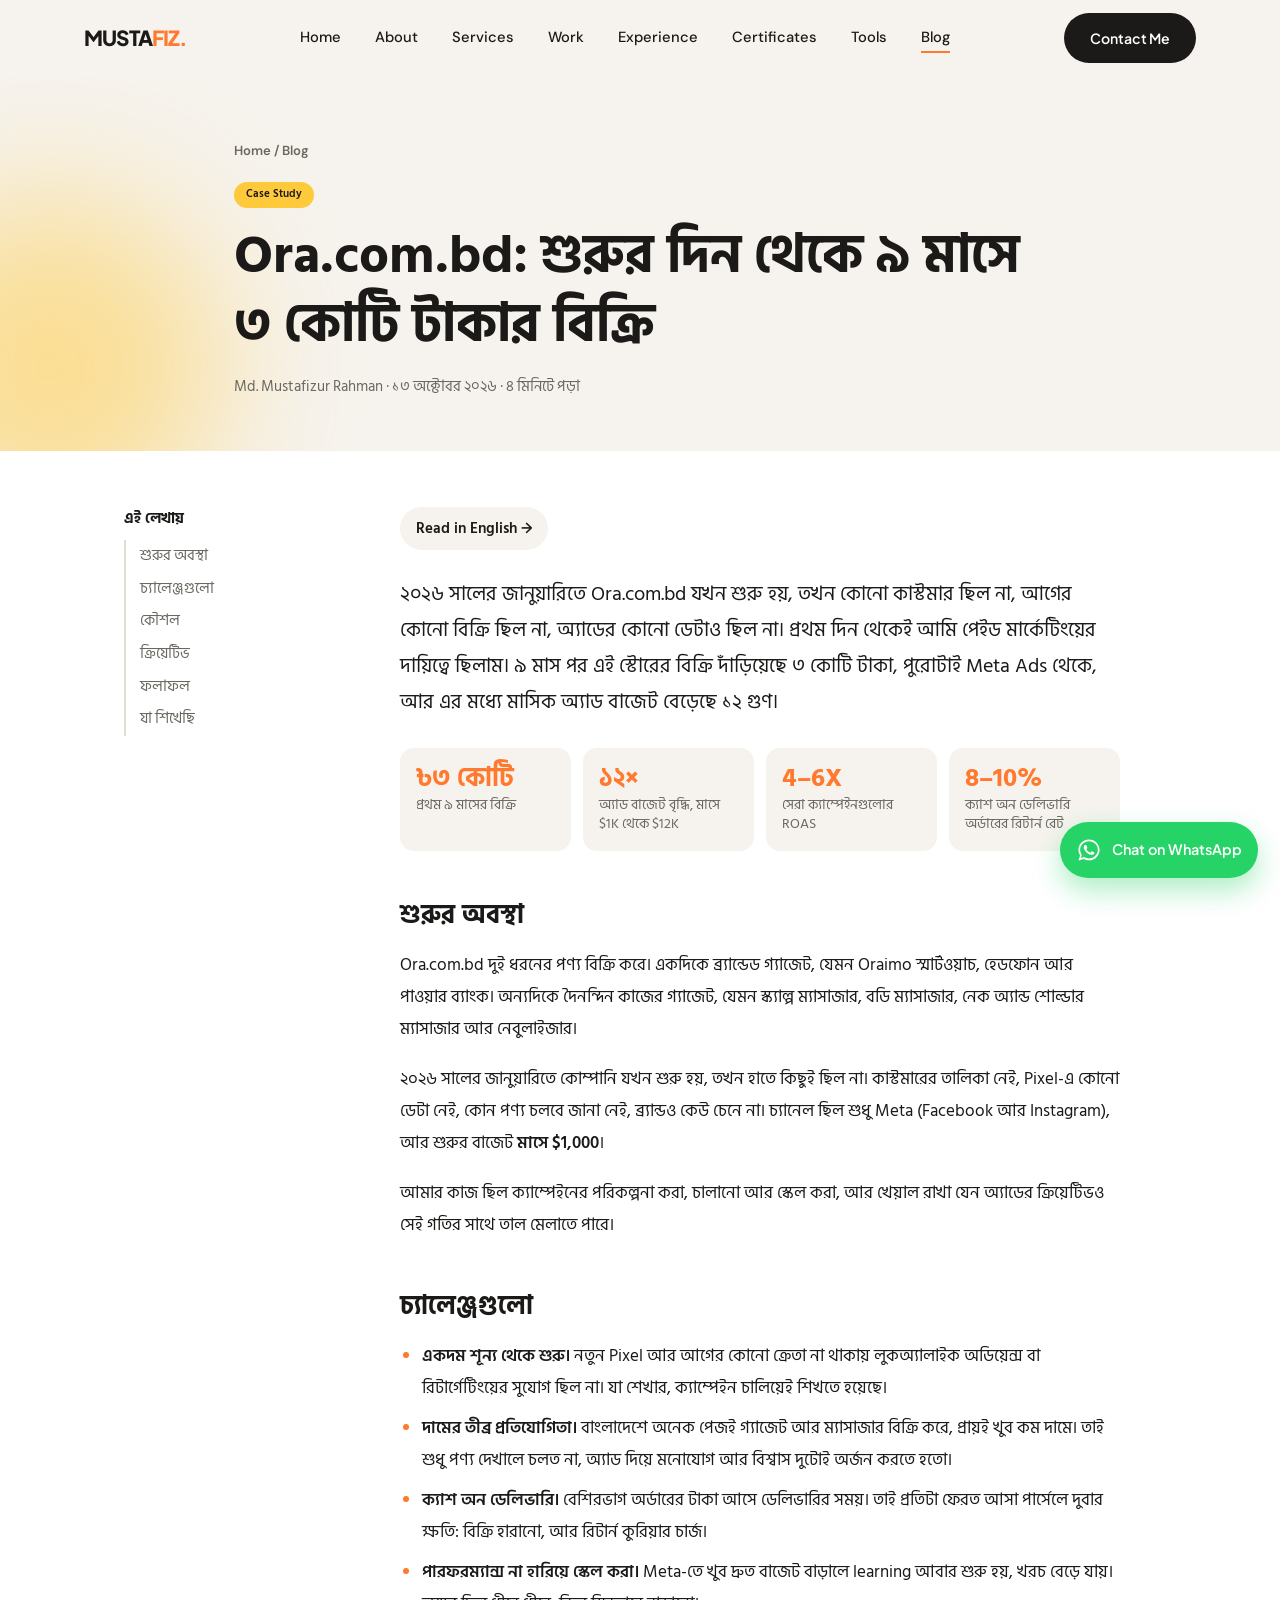
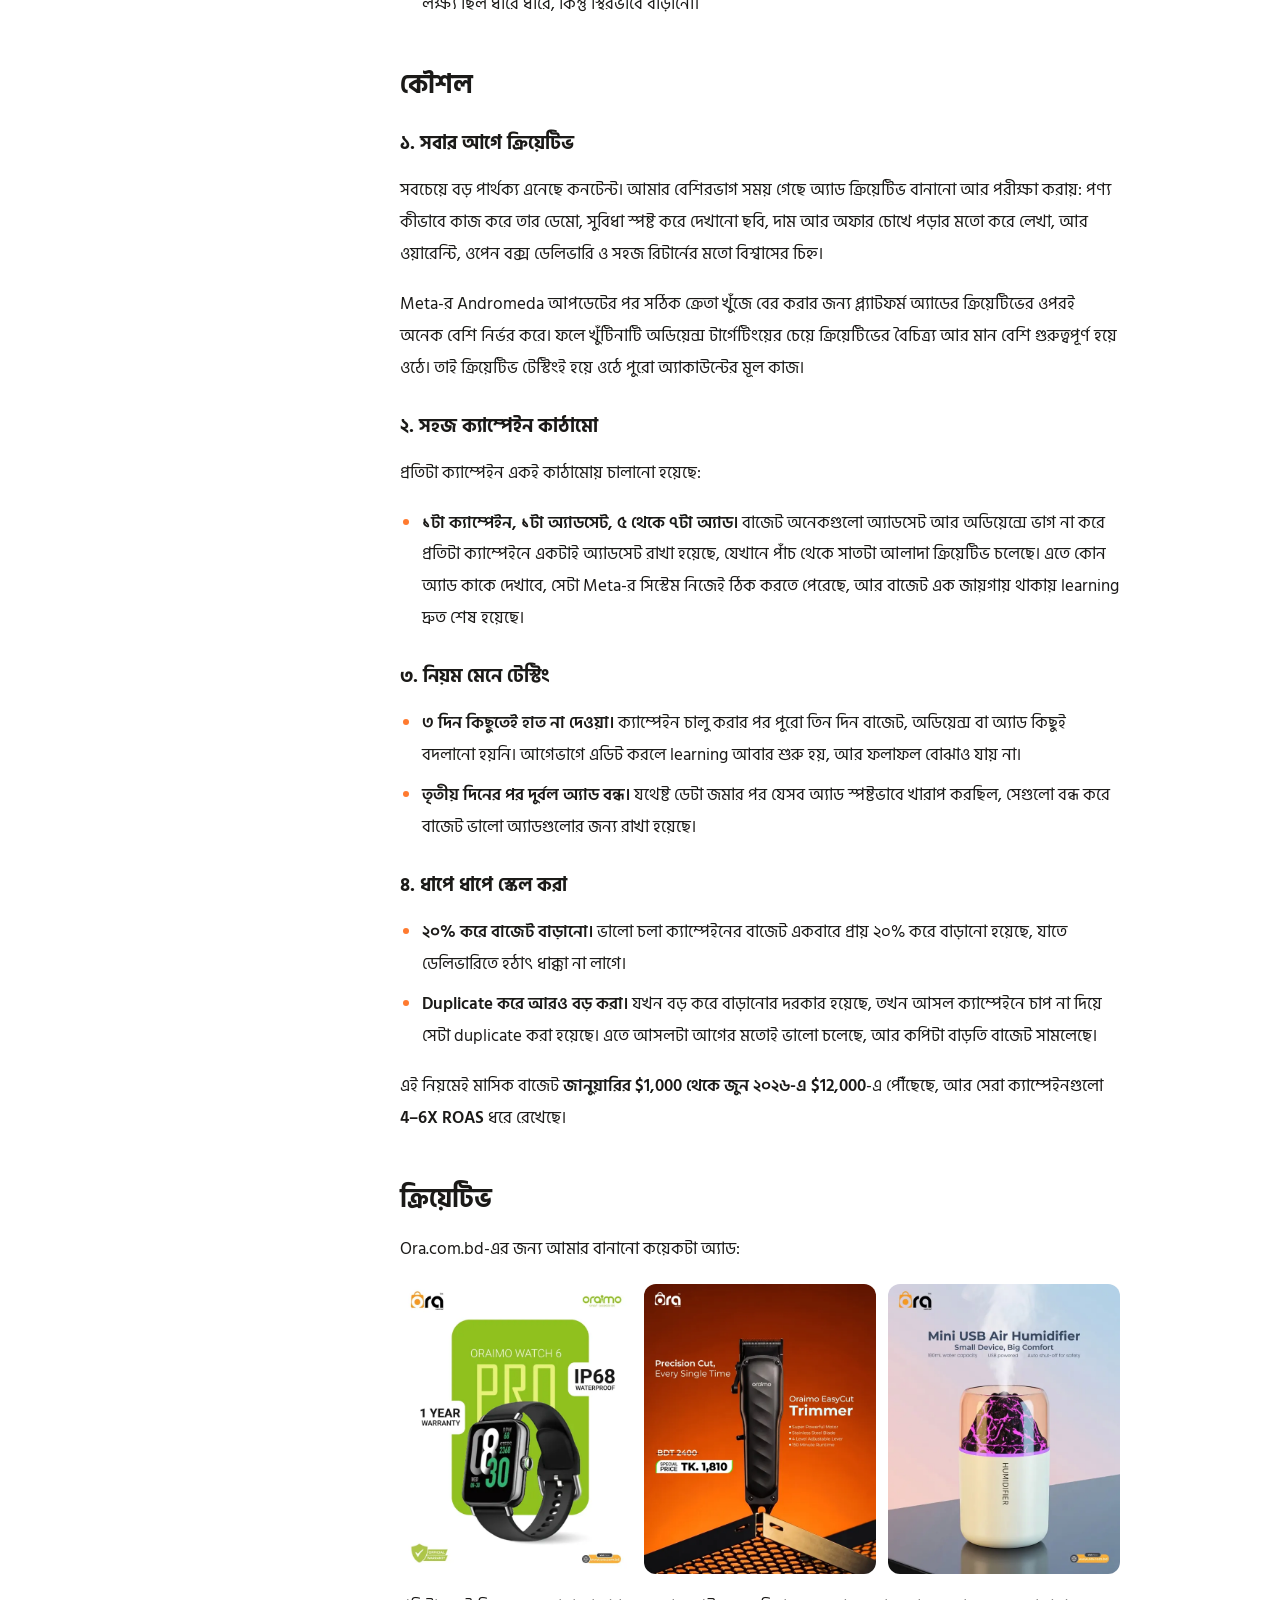
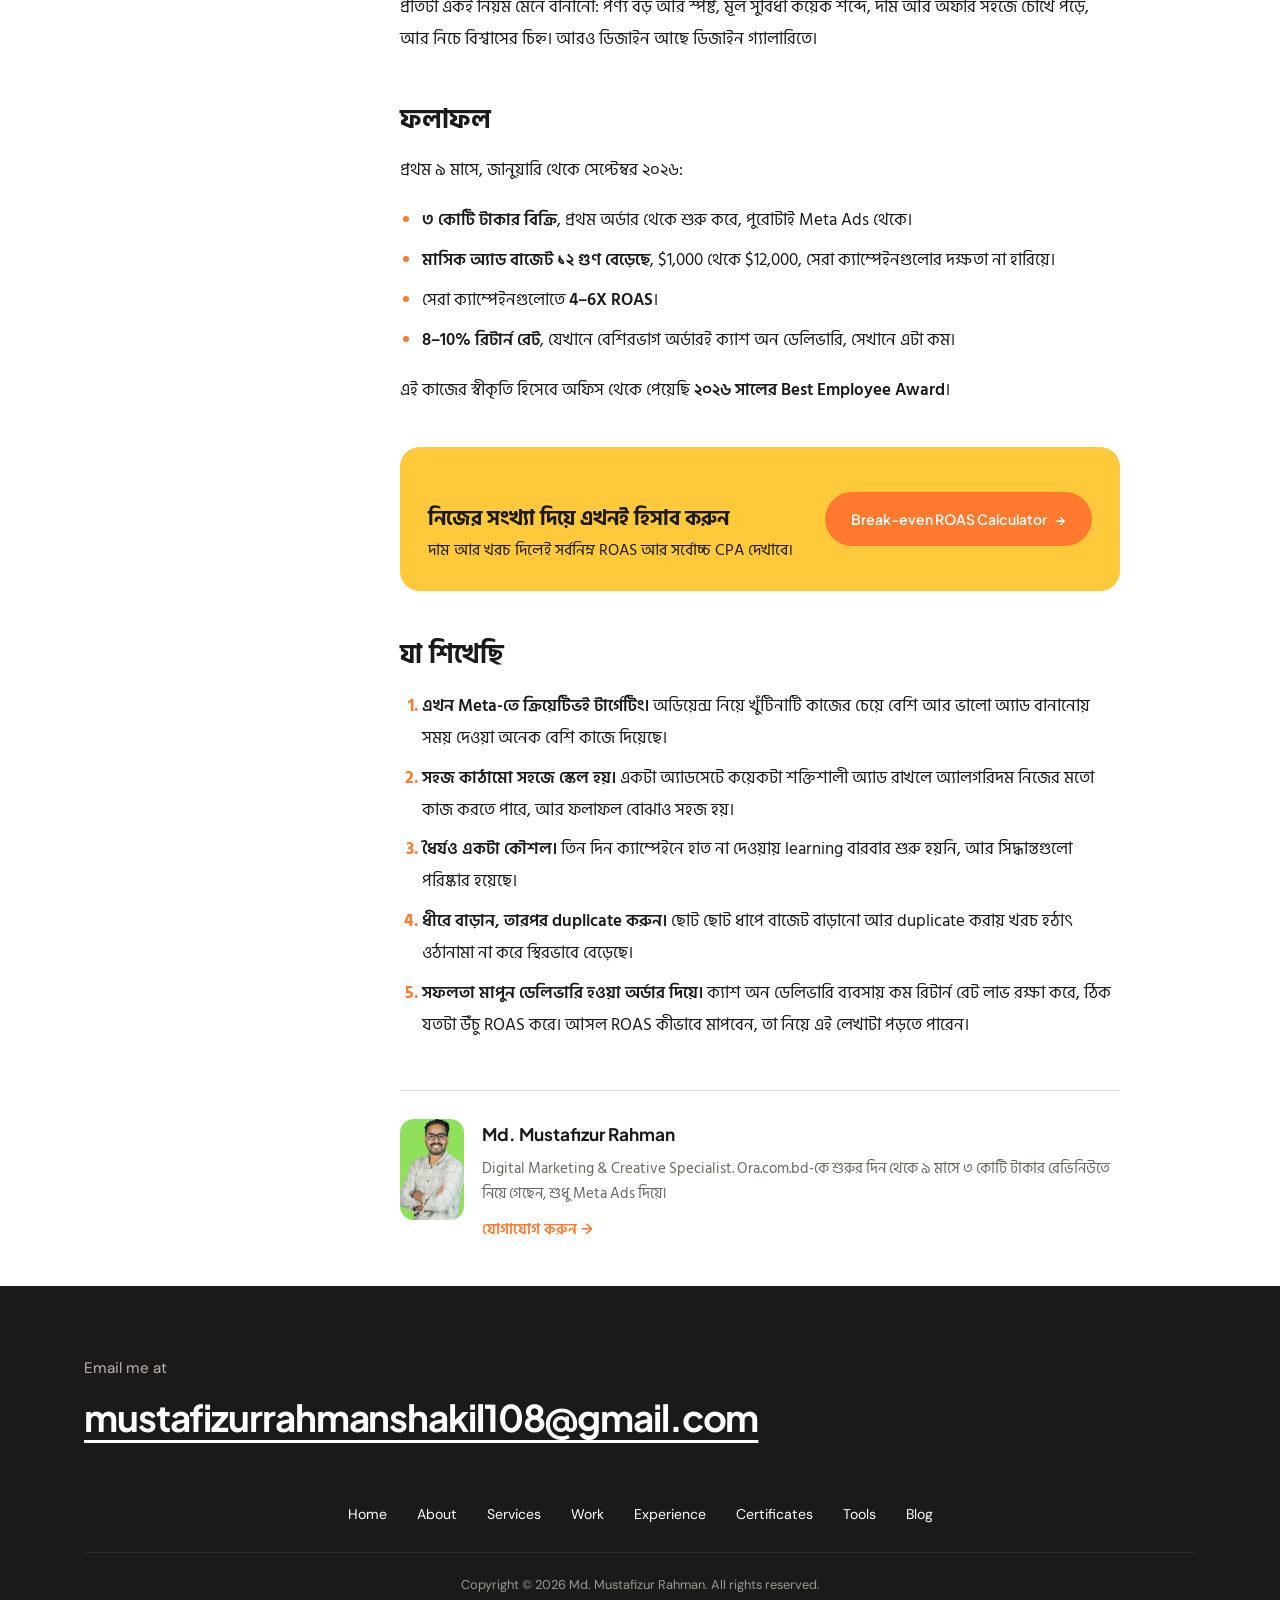
<file: blog/ora-ecommerce-case-study-bn.html>
<!DOCTYPE html>
<html lang="bn">
<head>
<meta charset="UTF-8">
<meta name="viewport" content="width=device-width, initial-scale=1">
<link rel="icon" href="../favicon.svg" type="image/svg+xml">
<link rel="icon" href="../favicon-32.png" sizes="32x32" type="image/png">
<link rel="apple-touch-icon" href="../apple-touch-icon.png">
<meta name="theme-color" content="#f6f3ee">
<title>ই-কমার্স কেস স্টাডি: Meta Ads দিয়ে ৯ মাসে ৩ কোটি টাকার বিক্রি (Ora.com.bd) | Md. Mustafizur Rahman</title>
<meta name="description" content="একদম নতুন একটা গ্যাজেট স্টোর কীভাবে শুধু Meta Ads দিয়ে ৯ মাসে ৩ কোটি টাকার বিক্রিতে পৌঁছাল, আর বাজেট মাসে $1,000 থেকে $12,000-এ তোলা হলো। পুরো ক্যাম্পেইন কাঠামো আর স্কেল করার পদ্ধতি।">
<!-- Social preview -->
<link rel="canonical" href="https://mustafiz.online/blog/ora-ecommerce-case-study-bn">
<meta property="og:type" content="article">
<meta property="og:site_name" content="Md. Mustafizur Rahman">
<meta property="og:locale" content="en_US">
<meta property="og:url" content="https://mustafiz.online/blog/ora-ecommerce-case-study-bn">
<meta property="og:title" content="ই-কমার্স কেস স্টাডি: Meta Ads দিয়ে ৯ মাসে ৩ কোটি টাকার বিক্রি (Ora.com.bd) | Md. Mustafizur Rahman">
<meta property="og:description" content="একদম নতুন একটা গ্যাজেট স্টোর কীভাবে শুধু Meta Ads দিয়ে ৯ মাসে ৩ কোটি টাকার বিক্রিতে পৌঁছাল, আর বাজেট মাসে $1,000 থেকে $12,000-এ তোলা হলো। পুরো ক্যাম্পেইন কাঠামো আর স্কেল করার পদ্ধতি।">
<meta property="og:image" content="https://mustafiz.online/og-image.jpg">
<meta property="og:image:width" content="1200">
<meta property="og:image:height" content="630">
<meta property="og:image:alt" content="Md. Mustafizur Rahman, Digital Marketing &amp; Creative Specialist">
<meta name="twitter:card" content="summary_large_image">
<meta name="twitter:title" content="ই-কমার্স কেস স্টাডি: Meta Ads দিয়ে ৯ মাসে ৩ কোটি টাকার বিক্রি (Ora.com.bd) | Md. Mustafizur Rahman">
<meta name="twitter:description" content="একদম নতুন একটা গ্যাজেট স্টোর কীভাবে শুধু Meta Ads দিয়ে ৯ মাসে ৩ কোটি টাকার বিক্রিতে পৌঁছাল, আর বাজেট মাসে $1,000 থেকে $12,000-এ তোলা হলো। পুরো ক্যাম্পেইন কাঠামো আর স্কেল করার পদ্ধতি।">
<meta name="twitter:image" content="https://mustafiz.online/og-image.jpg">
<script type="application/ld+json">{"@context": "https://schema.org", "@type": "BlogPosting", "headline": "ই-কমার্স কেস স্টাডি: Meta Ads দিয়ে ৯ মাসে ৩ কোটি টাকার বিক্রি (Ora.com.bd)", "description": "একদম নতুন একটা গ্যাজেট স্টোর কীভাবে শুধু Meta Ads দিয়ে ৯ মাসে ৩ কোটি টাকার বিক্রিতে পৌঁছাল, আর বাজেট মাসে $1,000 থেকে $12,000-এ তোলা হলো। পুরো ক্যাম্পেইন কাঠামো আর স্কেল করার পদ্ধতি।", "datePublished": "2026-10-13", "dateModified": "2026-10-13", "inLanguage": "bn", "author": {"@type": "Person", "name": "Md. Mustafizur Rahman", "url": "https://mustafiz.online/"}, "publisher": {"@type": "Person", "name": "Md. Mustafizur Rahman", "url": "https://mustafiz.online/"}, "image": "https://mustafiz.online/og-image.jpg", "mainEntityOfPage": "https://mustafiz.online/blog/ora-ecommerce-case-study-bn"}</script>
<!-- /Social preview -->
<link rel="preconnect" href="https://fonts.googleapis.com">
<link rel="preconnect" href="https://fonts.gstatic.com" crossorigin>
<link href="https://fonts.googleapis.com/css2?family=DM+Sans:opsz,wght@9..40,400;9..40,500;9..40,600&family=Plus+Jakarta+Sans:wght@600;700;800&family=Hind+Siliguri:wght@400;500;600;700&display=swap" rel="stylesheet">
<link rel="stylesheet" href="../assets/site.css?v=f578c7da">
<link rel="alternate" hreflang="bn" href="https://mustafiz.online/blog/ora-ecommerce-case-study-bn">
<link rel="alternate" hreflang="en" href="https://mustafiz.online/blog/ora-ecommerce-case-study">
</head>
<body data-page="post">

<div class="progress" id="progress" aria-hidden="true"></div>
<header id="top">
  <div class="wrap nav">
    <a href="../" class="logo">MUSTA<span class="accent">FIZ.</span></a>
    <ul class="nav-links" id="navLinks">
      <li><a href="../">Home</a></li>
      <li><a href="../#about">About</a></li>
      <li><a href="../#services">Services</a></li>
      <li><a href="../gallery">Work</a></li>
      <li><a href="../#experience">Experience</a></li>
      <li><a href="../#credentials">Certificates</a></li>
      <li><a href="../tools">Tools</a></li>
      <li><a href="./" class="active" aria-current="page">Blog</a></li>
    </ul>
    <a href="../#contact" class="btn dark">Contact Me</a>
    <button class="menu-btn" id="menuBtn" aria-label="Open menu" aria-expanded="false" aria-controls="navLinks"><span></span></button>
  </div>
</header>

<main>
  <article class="post" lang="bn">
    <header class="post-hero">
      <span class="blob a" aria-hidden="true"></span>
      <div class="wrap post-wrap">
        <p class="crumb"><a href="../">Home</a> / <a href="./">Blog</a></p>
        <span class="tag">Case Study</span>
        <h1>Ora.com.bd: শুরুর দিন থেকে ৯ মাসে ৩ কোটি টাকার বিক্রি</h1>
        <p class="post-meta">Md. Mustafizur Rahman · <time datetime="2026-10-13">১৩ অক্টোবর ২০২৬</time> · ৪ মিনিটে পড়া</p>
      </div>
    </header>
    <div class="wrap post-layout">
      <aside class="toc" aria-label="এই লেখায়"><p>এই লেখায়</p><ol><li><a href="#s1">শুরুর অবস্থা</a></li><li><a href="#s2">চ্যালেঞ্জগুলো</a></li><li><a href="#s3">কৌশল</a></li><li><a href="#s4">ক্রিয়েটিভ</a></li><li><a href="#s5">ফলাফল</a></li><li><a href="#s6">যা শিখেছি</a></li></ol></aside>
      <div class="post-body">
<a class="lang-switch" href="ora-ecommerce-case-study" lang="en" hreflang="en">Read in English →</a>
<p class="post-lead">২০২৬ সালের জানুয়ারিতে Ora.com.bd যখন শুরু হয়, তখন কোনো কাস্টমার ছিল না, আগের কোনো বিক্রি ছিল না, অ্যাডের কোনো ডেটাও ছিল না। প্রথম দিন থেকেই আমি পেইড মার্কেটিংয়ের দায়িত্বে ছিলাম। ৯ মাস পর এই স্টোরের বিক্রি দাঁড়িয়েছে ৩ কোটি টাকা, পুরোটাই Meta Ads থেকে, আর এর মধ্যে মাসিক অ্যাড বাজেট বেড়েছে ১২ গুণ।</p>
<div class="cs-stats">
<div><b>৳৩ কোটি</b><span>প্রথম ৯ মাসের বিক্রি</span></div>
<div><b>১২×</b><span>অ্যাড বাজেট বৃদ্ধি, মাসে $1K থেকে $12K</span></div>
<div><b>4–6X</b><span>সেরা ক্যাম্পেইনগুলোর ROAS</span></div>
<div><b>8–10%</b><span>ক্যাশ অন ডেলিভারি অর্ডারের রিটার্ন রেট</span></div>
</div>

<h2 id="s1">শুরুর অবস্থা</h2>
<p>Ora.com.bd দুই ধরনের পণ্য বিক্রি করে। একদিকে ব্র্যান্ডেড গ্যাজেট, যেমন Oraimo স্মার্টওয়াচ, হেডফোন আর পাওয়ার ব্যাংক। অন্যদিকে দৈনন্দিন কাজের গ্যাজেট, যেমন স্ক্যাল্প ম্যাসাজার, বডি ম্যাসাজার, নেক অ্যান্ড শোল্ডার ম্যাসাজার আর নেবুলাইজার।</p>
<p>২০২৬ সালের জানুয়ারিতে কোম্পানি যখন শুরু হয়, তখন হাতে কিছুই ছিল না। কাস্টমারের তালিকা নেই, Pixel-এ কোনো ডেটা নেই, কোন পণ্য চলবে জানা নেই, ব্র্যান্ডও কেউ চেনে না। চ্যানেল ছিল শুধু Meta (Facebook আর Instagram), আর শুরুর বাজেট <strong>মাসে $1,000</strong>।</p>
<p>আমার কাজ ছিল ক্যাম্পেইনের পরিকল্পনা করা, চালানো আর স্কেল করা, আর খেয়াল রাখা যেন অ্যাডের ক্রিয়েটিভও সেই গতির সাথে তাল মেলাতে পারে।</p>
<h2 id="s2">চ্যালেঞ্জগুলো</h2>
<ul>
<li><strong>একদম শূন্য থেকে শুরু।</strong> নতুন Pixel আর আগের কোনো ক্রেতা না থাকায় লুকঅ্যালাইক অডিয়েন্স বা রিটার্গেটিংয়ের সুযোগ ছিল না। যা শেখার, ক্যাম্পেইন চালিয়েই শিখতে হয়েছে।</li>
<li><strong>দামের তীব্র প্রতিযোগিতা।</strong> বাংলাদেশে অনেক পেজই গ্যাজেট আর ম্যাসাজার বিক্রি করে, প্রায়ই খুব কম দামে। তাই শুধু পণ্য দেখালে চলত না, অ্যাড দিয়ে মনোযোগ আর বিশ্বাস দুটোই অর্জন করতে হতো।</li>
<li><strong>ক্যাশ অন ডেলিভারি।</strong> বেশিরভাগ অর্ডারের টাকা আসে ডেলিভারির সময়। তাই প্রতিটা ফেরত আসা পার্সেলে দুবার ক্ষতি: বিক্রি হারানো, আর রিটার্ন কুরিয়ার চার্জ।</li>
<li><strong>পারফরম্যান্স না হারিয়ে স্কেল করা।</strong> Meta-তে খুব দ্রুত বাজেট বাড়ালে learning আবার শুরু হয়, খরচ বেড়ে যায়। লক্ষ্য ছিল ধীরে ধীরে, কিন্তু স্থিরভাবে বাড়ানো।</li>
</ul>
<h2 id="s3">কৌশল</h2>
<h3>১. সবার আগে ক্রিয়েটিভ</h3>
<p>সবচেয়ে বড় পার্থক্য এনেছে কনটেন্ট। আমার বেশিরভাগ সময় গেছে অ্যাড ক্রিয়েটিভ বানানো আর পরীক্ষা করায়: পণ্য কীভাবে কাজ করে তার ডেমো, সুবিধা স্পষ্ট করে দেখানো ছবি, দাম আর অফার চোখে পড়ার মতো করে লেখা, আর ওয়ারেন্টি, ওপেন বক্স ডেলিভারি ও সহজ রিটার্নের মতো বিশ্বাসের চিহ্ন।</p>
<p>Meta-র Andromeda আপডেটের পর সঠিক ক্রেতা খুঁজে বের করার জন্য প্ল্যাটফর্ম অ্যাডের ক্রিয়েটিভের ওপরই অনেক বেশি নির্ভর করে। ফলে খুঁটিনাটি অডিয়েন্স টার্গেটিংয়ের চেয়ে ক্রিয়েটিভের বৈচিত্র্য আর মান বেশি গুরুত্বপূর্ণ হয়ে ওঠে। তাই ক্রিয়েটিভ টেস্টিংই হয়ে ওঠে পুরো অ্যাকাউন্টের মূল কাজ।</p>
<h3>২. সহজ ক্যাম্পেইন কাঠামো</h3>
<p>প্রতিটা ক্যাম্পেইন একই কাঠামোয় চালানো হয়েছে:</p>
<ul>
<li><strong>১টা ক্যাম্পেইন, ১টা অ্যাডসেট, ৫ থেকে ৭টা অ্যাড।</strong> বাজেট অনেকগুলো অ্যাডসেট আর অডিয়েন্সে ভাগ না করে প্রতিটা ক্যাম্পেইনে একটাই অ্যাডসেট রাখা হয়েছে, যেখানে পাঁচ থেকে সাতটা আলাদা ক্রিয়েটিভ চলেছে। এতে কোন অ্যাড কাকে দেখাবে, সেটা Meta-র সিস্টেম নিজেই ঠিক করতে পেরেছে, আর বাজেট এক জায়গায় থাকায় learning দ্রুত শেষ হয়েছে।</li>
</ul>
<h3>৩. নিয়ম মেনে টেস্টিং</h3>
<ul>
<li><strong>৩ দিন কিছুতেই হাত না দেওয়া।</strong> ক্যাম্পেইন চালু করার পর পুরো তিন দিন বাজেট, অডিয়েন্স বা অ্যাড কিছুই বদলানো হয়নি। আগেভাগে এডিট করলে learning আবার শুরু হয়, আর ফলাফল বোঝাও যায় না।</li>
<li><strong>তৃতীয় দিনের পর দুর্বল অ্যাড বন্ধ।</strong> যথেষ্ট ডেটা জমার পর যেসব অ্যাড স্পষ্টভাবে খারাপ করছিল, সেগুলো বন্ধ করে বাজেট ভালো অ্যাডগুলোর জন্য রাখা হয়েছে।</li>
</ul>
<h3>৪. ধাপে ধাপে স্কেল করা</h3>
<ul>
<li><strong>২০% করে বাজেট বাড়ানো।</strong> ভালো চলা ক্যাম্পেইনের বাজেট একবারে প্রায় ২০% করে বাড়ানো হয়েছে, যাতে ডেলিভারিতে হঠাৎ ধাক্কা না লাগে।</li>
<li><strong>Duplicate করে আরও বড় করা।</strong> যখন বড় করে বাড়ানোর দরকার হয়েছে, তখন আসল ক্যাম্পেইনে চাপ না দিয়ে সেটা duplicate করা হয়েছে। এতে আসলটা আগের মতোই ভালো চলেছে, আর কপিটা বাড়তি বাজেট সামলেছে।</li>
</ul>
<p>এই নিয়মেই মাসিক বাজেট <strong>জানুয়ারির $1,000 থেকে জুন ২০২৬-এ $12,000</strong>-এ পৌঁছেছে, আর সেরা ক্যাম্পেইনগুলো <strong>4–6X ROAS</strong> ধরে রেখেছে।</p>
<h2 id="s4">ক্রিয়েটিভ</h2>
<p>Ora.com.bd-এর জন্য আমার বানানো কয়েকটা অ্যাড:</p>
<div class="cs-grid">
<img loading="lazy" src="../gallery/ora-oraimo-watch-6-pro-thumb.webp" alt="Ora.com.bd-এর Oraimo Watch 6 Pro অ্যাড" width="640" height="800">
<img loading="lazy" src="../gallery/ora-easycut-trimmer-thumb.webp" alt="Ora.com.bd-এর Oraimo EasyCut Trimmer অ্যাড" width="640" height="800">
<img loading="lazy" src="../gallery/ora-air-humidifier-thumb.webp" alt="Ora.com.bd-এর Mini USB Air Humidifier অ্যাড" width="640" height="800">
</div>

<p>প্রতিটা একই নিয়ম মেনে বানানো: পণ্য বড় আর স্পষ্ট, মূল সুবিধা কয়েক শব্দে, দাম আর অফার সহজে চোখে পড়ে, আর নিচে বিশ্বাসের চিহ্ন। আরও ডিজাইন আছে <a href="../gallery">ডিজাইন গ্যালারিতে</a>।</p>
<h2 id="s5">ফলাফল</h2>
<p>প্রথম ৯ মাসে, জানুয়ারি থেকে সেপ্টেম্বর ২০২৬:</p>
<ul>
<li><strong>৩ কোটি টাকার বিক্রি</strong>, প্রথম অর্ডার থেকে শুরু করে, পুরোটাই Meta Ads থেকে।</li>
<li><strong>মাসিক অ্যাড বাজেট ১২ গুণ বেড়েছে</strong>, $1,000 থেকে $12,000, সেরা ক্যাম্পেইনগুলোর দক্ষতা না হারিয়ে।</li>
<li>সেরা ক্যাম্পেইনগুলোতে <strong>4–6X ROAS</strong>।</li>
<li><strong>8–10% রিটার্ন রেট</strong>, যেখানে বেশিরভাগ অর্ডারই ক্যাশ অন ডেলিভারি, সেখানে এটা কম।</li>
</ul>
<p>এই কাজের স্বীকৃতি হিসেবে অফিস থেকে পেয়েছি <strong>২০২৬ সালের Best Employee Award</strong>।</p>
<div class="cta-card"><div><h3>নিজের সংখ্যা দিয়ে এখনই হিসাব করুন</h3><p>দাম আর খরচ দিলেই সর্বনিম্ন ROAS আর সর্বোচ্চ CPA দেখাবে।</p></div><a href="../tools#tool-breakeven" class="btn">Break-even ROAS Calculator <span aria-hidden="true">→</span></a></div>
<h2 id="s6">যা শিখেছি</h2>
<ol>
<li><strong>এখন Meta-তে ক্রিয়েটিভই টার্গেটিং।</strong> অডিয়েন্স নিয়ে খুঁটিনাটি কাজের চেয়ে বেশি আর ভালো অ্যাড বানানোয় সময় দেওয়া অনেক বেশি কাজে দিয়েছে।</li>
<li><strong>সহজ কাঠামো সহজে স্কেল হয়।</strong> একটা অ্যাডসেটে কয়েকটা শক্তিশালী অ্যাড রাখলে অ্যালগরিদম নিজের মতো কাজ করতে পারে, আর ফলাফল বোঝাও সহজ হয়।</li>
<li><strong>ধৈর্যও একটা কৌশল।</strong> তিন দিন ক্যাম্পেইনে হাত না দেওয়ায় learning বারবার শুরু হয়নি, আর সিদ্ধান্তগুলো পরিষ্কার হয়েছে।</li>
<li><strong>ধীরে বাড়ান, তারপর duplicate করুন।</strong> ছোট ছোট ধাপে বাজেট বাড়ানো আর duplicate করায় খরচ হঠাৎ ওঠানামা না করে স্থিরভাবে বেড়েছে।</li>
<li><strong>সফলতা মাপুন ডেলিভারি হওয়া অর্ডার দিয়ে।</strong> ক্যাশ অন ডেলিভারি ব্যবসায় কম রিটার্ন রেট লাভ রক্ষা করে, ঠিক যতটা উঁচু ROAS করে। আসল ROAS কীভাবে মাপবেন, তা নিয়ে <a href="cod-real-roas">এই লেখাটা</a> পড়তে পারেন।</li>
</ol>
        <div class="author-box">
          <img src="../assets/img/portrait.webp" alt="" width="64" height="64" loading="lazy">
          <div><b>Md. Mustafizur Rahman</b><p>Digital Marketing &amp; Creative Specialist. Ora.com.bd-কে শুরুর দিন থেকে ৯ মাসে ৩ কোটি টাকার রেভিনিউতে নিয়ে গেছেন, শুধু Meta Ads দিয়ে।</p><a href="../#contact">যোগাযোগ করুন →</a></div>
        </div>
      </div>
    </div>
  </article>
</main>

<footer>
  <div class="wrap">
    <p class="small">Email me at</p>
    <a class="mail" href="mailto:mustafizurrahmanshakil108@gmail.com">mustafizurrahmanshakil108@gmail.com</a>
    <ul class="foot-nav">
      <li><a href="../">Home</a></li>
      <li><a href="../#about">About</a></li>
      <li><a href="../#services">Services</a></li>
      <li><a href="../gallery">Work</a></li>
      <li><a href="../#experience">Experience</a></li>
      <li><a href="../#credentials">Certificates</a></li>
      <li><a href="../tools">Tools</a></li>
      <li><a href="./">Blog</a></li>
    </ul>
    <div class="foot-bottom">Copyright © <span id="year">2026</span> Md. Mustafizur Rahman. All rights reserved.</div>
  </div>
</footer>
<a class="wa" href="https://wa.me/8801993480668?text=Hi%20Mustafiz%2C%20I%20saw%20your%20portfolio%20and%20would%20like%20to%20discuss%20a%20project." target="_blank" rel="noopener" aria-label="Chat on WhatsApp">
  <svg viewBox="0 0 32 32" fill="currentColor" aria-hidden="true"><path d="M16 3C8.8 3 3 8.7 3 15.8c0 2.5.7 4.9 2 7L3 29l6.4-2c2 1.1 4.300 1.700 6.600 1.700 7.200 0 13-5.700 13-12.800S23.200 3 16 3zm0 23.400c-2.100 0-4.100-.6-5.900-1.700l-.4-.2-3.800 1.200 1.200-3.700-.3-.4a10.400 10.400 0 0 1-1.700-5.700C5.100 10 10 5.300 16 5.300S26.900 10 26.900 15.800 22 26.400 16 26.400zm5.900-7.800c-.3-.2-1.900-1-2.200-1.100-.3-.1-.5-.2-.7.2-.2.300-.8 1.100-1 1.300-.2.200-.4.200-.7.100-.3-.2-1.400-.5-2.600-1.600-1-.9-1.600-1.900-1.800-2.200-.2-.3 0-.5.100-.7l.5-.6c.2-.2.200-.4.300-.6.100-.2 0-.4 0-.6l-1-2.400c-.3-.6-.5-.5-.7-.5h-.6c-.2 0-.6.1-.9.400-.3.3-1.100 1.100-1.100 2.700s1.200 3.100 1.300 3.300c.2.200 2.300 3.500 5.500 4.900 2.700 1.100 3.200.9 3.800.8.6-.1 1.900-.8 2.200-1.500.3-.7.3-1.400.2-1.500-.1-.1-.3-.2-.6-.4z"/></svg>
  <span class="t">Chat on WhatsApp</span>
</a>
<button class="to-top" id="toTop" aria-label="Back to top">↑</button>

<script src="../assets/site.js?v=dc7efeec"></script>

</body>
</html>
</file>
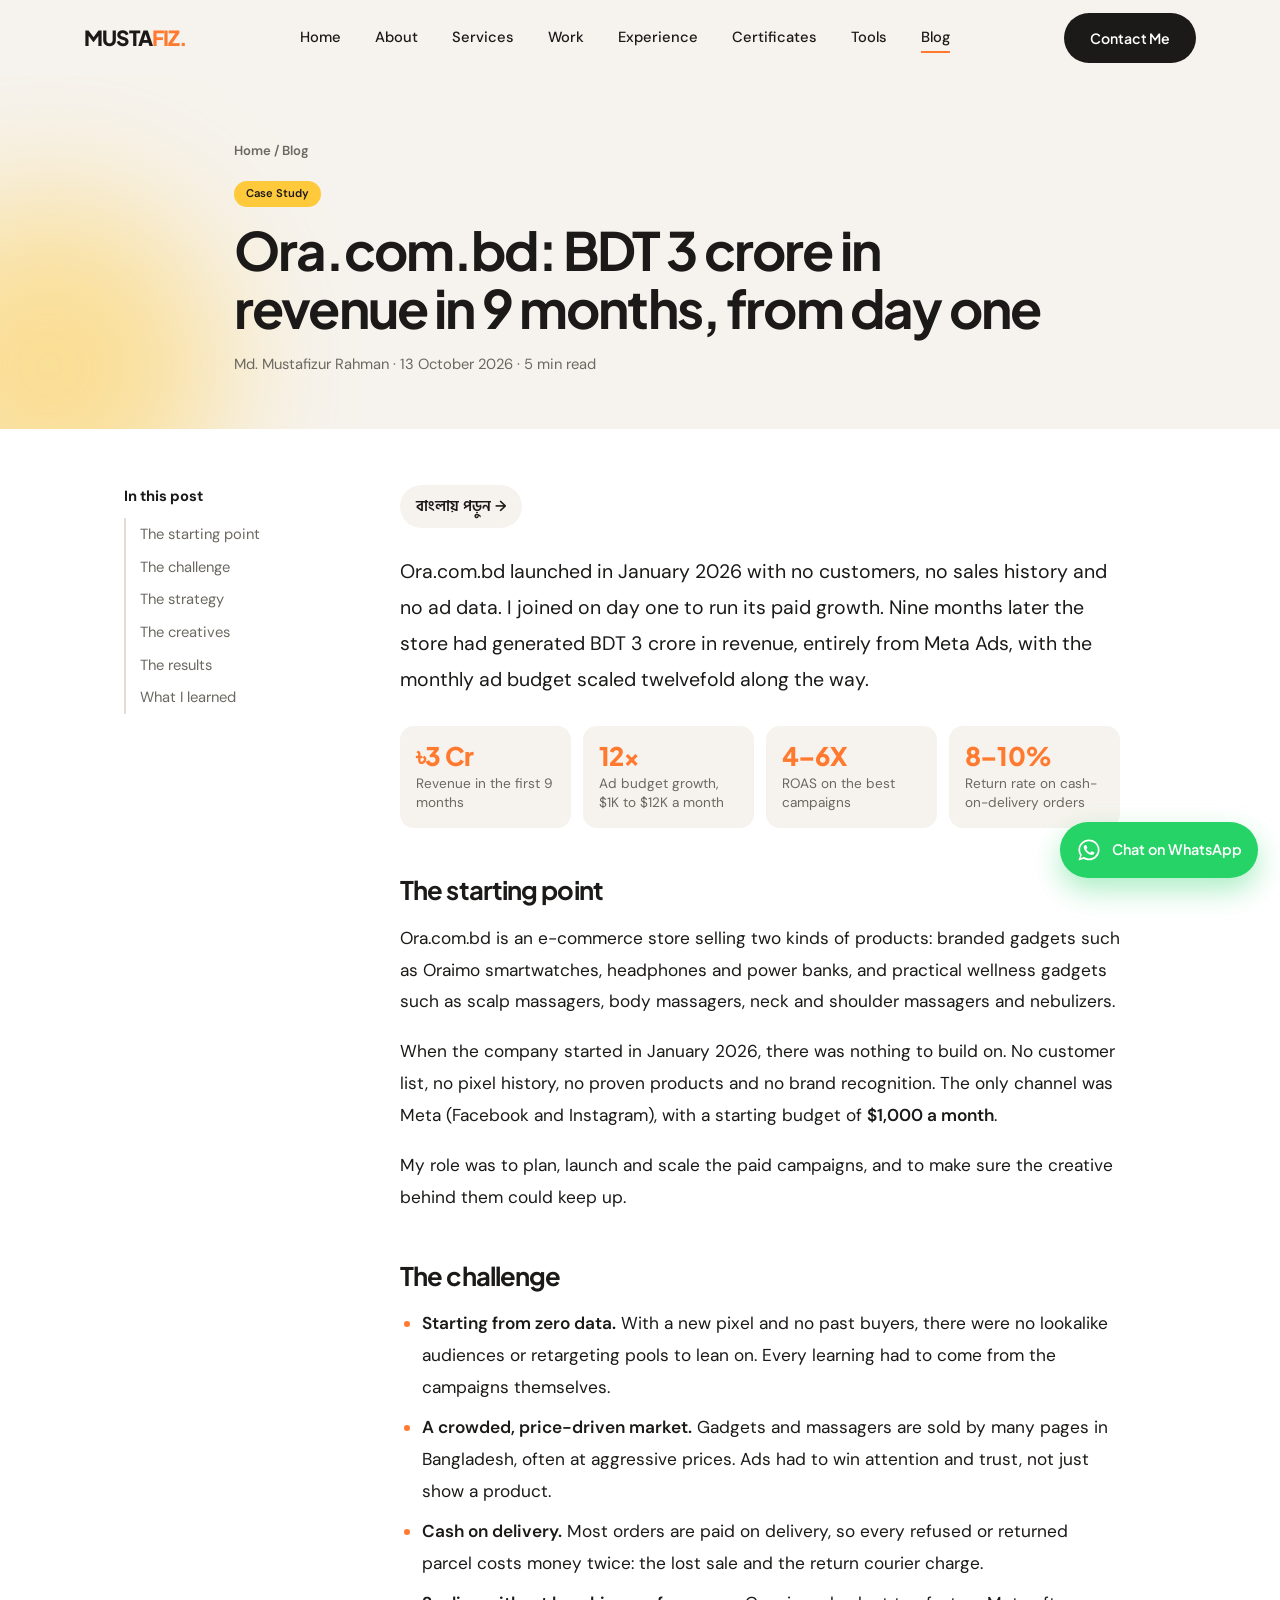
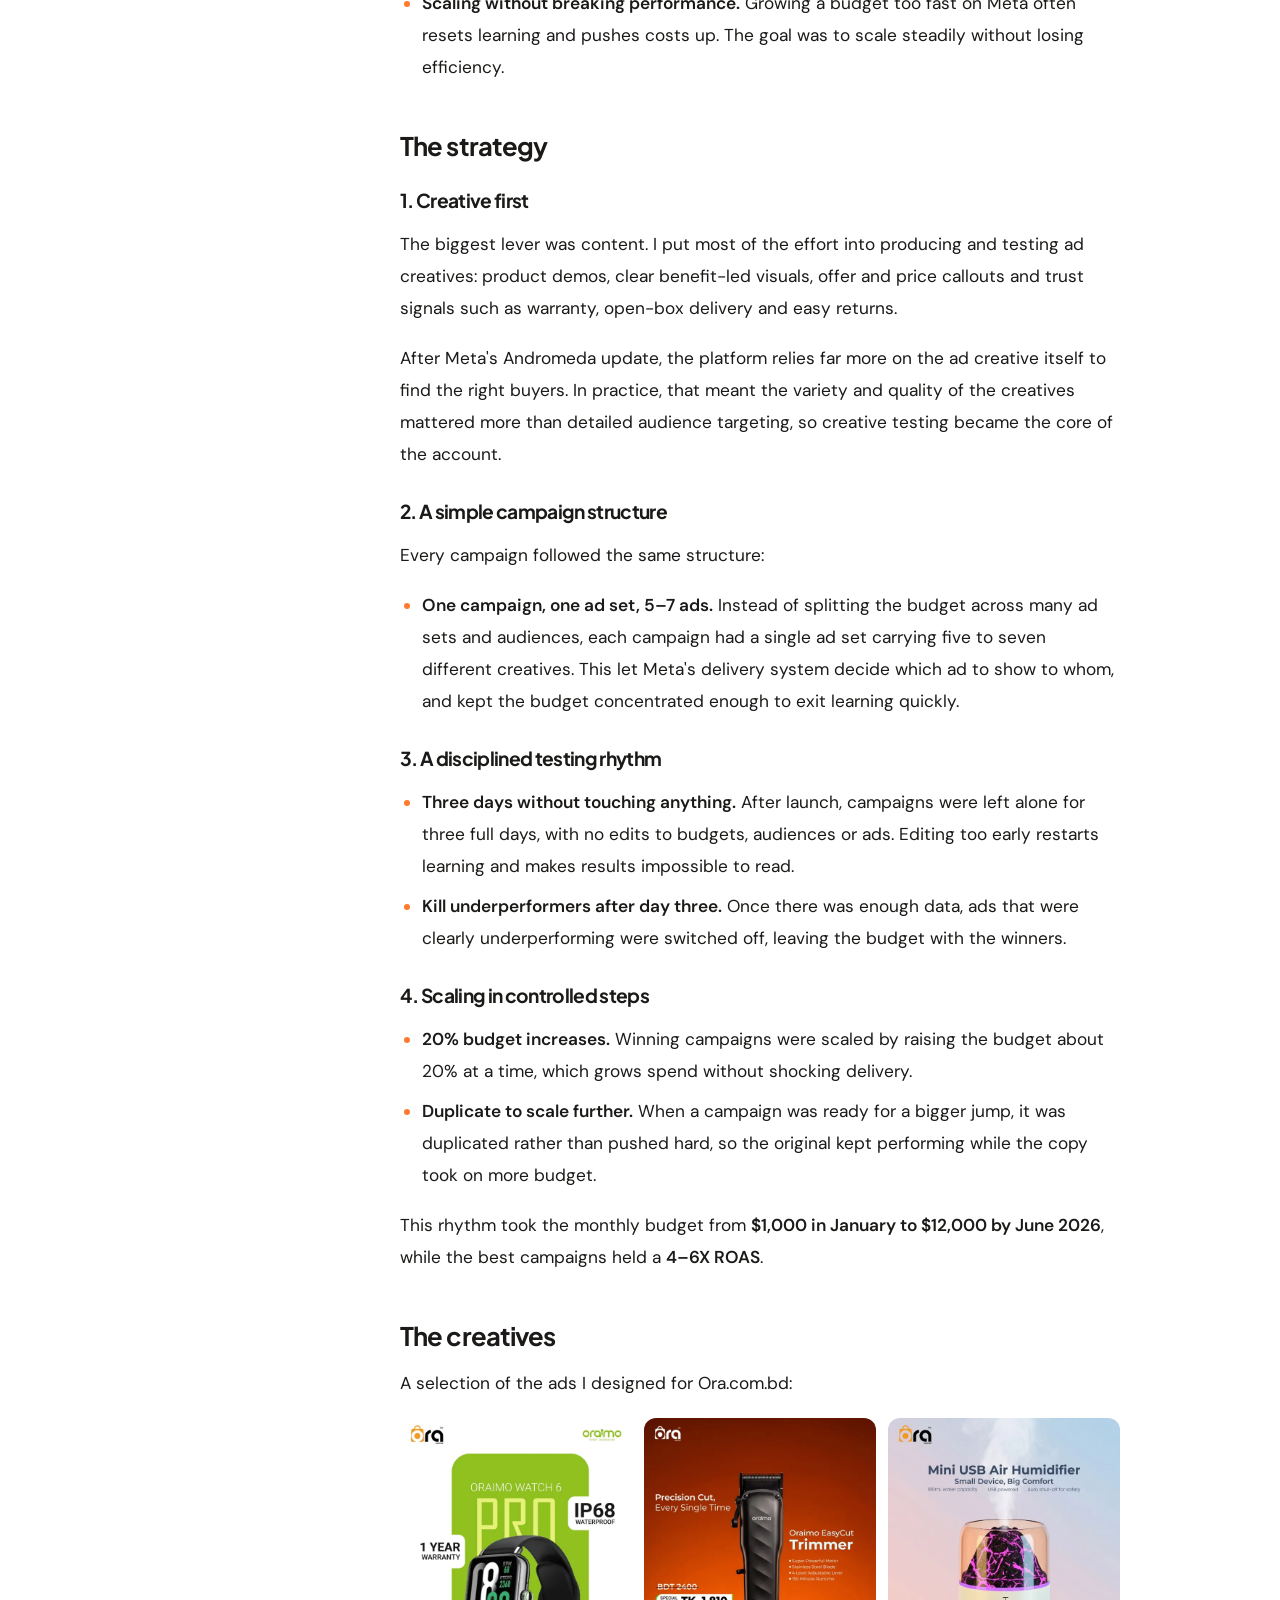
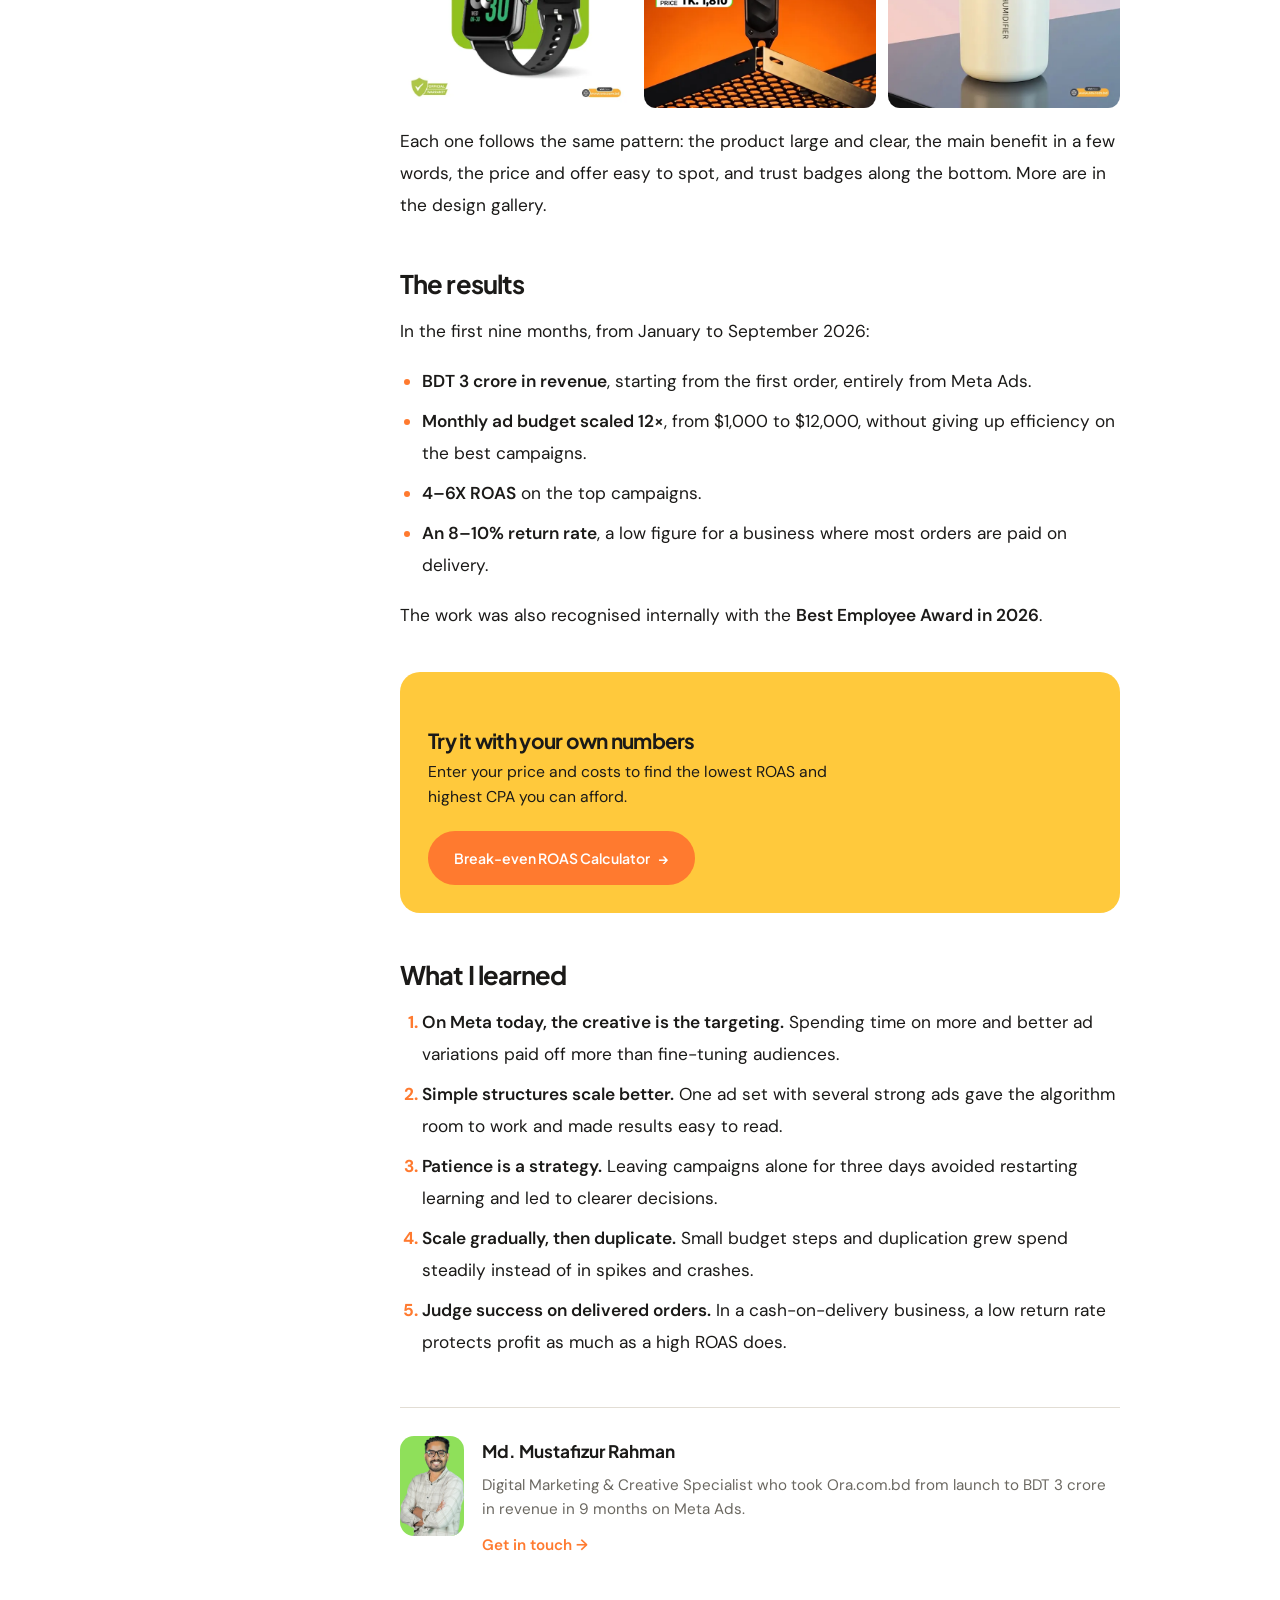
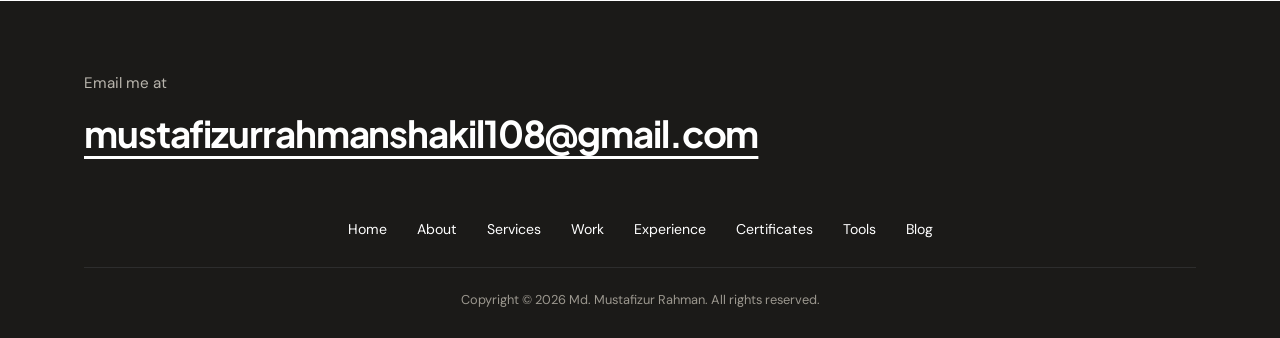
<file: blog/ora-ecommerce-case-study.html>
<!DOCTYPE html>
<html lang="en">
<head>
<meta charset="UTF-8">
<meta name="viewport" content="width=device-width, initial-scale=1">
<link rel="icon" href="../favicon.svg" type="image/svg+xml">
<link rel="icon" href="../favicon-32.png" sizes="32x32" type="image/png">
<link rel="apple-touch-icon" href="../apple-touch-icon.png">
<meta name="theme-color" content="#f6f3ee">
<title>E-commerce Case Study: BDT 3 Crore in 9 Months with Meta Ads (Ora.com.bd) | Md. Mustafizur Rahman</title>
<meta name="description" content="How a new Bangladeshi gadget store went from its first order to BDT 3 crore in revenue in nine months on Meta Ads alone, scaling the ad budget from $1,000 to $12,000 a month with a simple post-Andromeda campaign structure.">
<!-- Social preview -->
<link rel="canonical" href="https://mustafiz.online/blog/ora-ecommerce-case-study">
<meta property="og:type" content="article">
<meta property="og:site_name" content="Md. Mustafizur Rahman">
<meta property="og:locale" content="en_US">
<meta property="og:url" content="https://mustafiz.online/blog/ora-ecommerce-case-study">
<meta property="og:title" content="E-commerce Case Study: BDT 3 Crore in 9 Months with Meta Ads (Ora.com.bd) | Md. Mustafizur Rahman">
<meta property="og:description" content="How a new Bangladeshi gadget store went from its first order to BDT 3 crore in revenue in nine months on Meta Ads alone, scaling the ad budget from $1,000 to $12,000 a month with a simple post-Andromeda campaign structure.">
<meta property="og:image" content="https://mustafiz.online/og-image.jpg">
<meta property="og:image:width" content="1200">
<meta property="og:image:height" content="630">
<meta property="og:image:alt" content="Md. Mustafizur Rahman, Digital Marketing &amp; Creative Specialist">
<meta name="twitter:card" content="summary_large_image">
<meta name="twitter:title" content="E-commerce Case Study: BDT 3 Crore in 9 Months with Meta Ads (Ora.com.bd) | Md. Mustafizur Rahman">
<meta name="twitter:description" content="How a new Bangladeshi gadget store went from its first order to BDT 3 crore in revenue in nine months on Meta Ads alone, scaling the ad budget from $1,000 to $12,000 a month with a simple post-Andromeda campaign structure.">
<meta name="twitter:image" content="https://mustafiz.online/og-image.jpg">
<script type="application/ld+json">{"@context": "https://schema.org", "@type": "BlogPosting", "headline": "E-commerce Case Study: BDT 3 Crore in 9 Months with Meta Ads (Ora.com.bd)", "description": "How a new Bangladeshi gadget store went from its first order to BDT 3 crore in revenue in nine months on Meta Ads alone, scaling the ad budget from $1,000 to $12,000 a month with a simple post-Andromeda campaign structure.", "datePublished": "2026-10-13", "dateModified": "2026-10-13", "inLanguage": "en", "author": {"@type": "Person", "name": "Md. Mustafizur Rahman", "url": "https://mustafiz.online/"}, "publisher": {"@type": "Person", "name": "Md. Mustafizur Rahman", "url": "https://mustafiz.online/"}, "image": "https://mustafiz.online/og-image.jpg", "mainEntityOfPage": "https://mustafiz.online/blog/ora-ecommerce-case-study"}</script>
<!-- /Social preview -->
<link rel="preconnect" href="https://fonts.googleapis.com">
<link rel="preconnect" href="https://fonts.gstatic.com" crossorigin>
<link href="https://fonts.googleapis.com/css2?family=DM+Sans:opsz,wght@9..40,400;9..40,500;9..40,600&family=Plus+Jakarta+Sans:wght@600;700;800&family=Hind+Siliguri:wght@400;500;600;700&display=swap" rel="stylesheet">
<link rel="stylesheet" href="../assets/site.css?v=f578c7da">
<link rel="alternate" hreflang="en" href="https://mustafiz.online/blog/ora-ecommerce-case-study">
<link rel="alternate" hreflang="bn" href="https://mustafiz.online/blog/ora-ecommerce-case-study-bn">
</head>
<body data-page="post">

<div class="progress" id="progress" aria-hidden="true"></div>
<header id="top">
  <div class="wrap nav">
    <a href="../" class="logo">MUSTA<span class="accent">FIZ.</span></a>
    <ul class="nav-links" id="navLinks">
      <li><a href="../">Home</a></li>
      <li><a href="../#about">About</a></li>
      <li><a href="../#services">Services</a></li>
      <li><a href="../gallery">Work</a></li>
      <li><a href="../#experience">Experience</a></li>
      <li><a href="../#credentials">Certificates</a></li>
      <li><a href="../tools">Tools</a></li>
      <li><a href="./" class="active" aria-current="page">Blog</a></li>
    </ul>
    <a href="../#contact" class="btn dark">Contact Me</a>
    <button class="menu-btn" id="menuBtn" aria-label="Open menu" aria-expanded="false" aria-controls="navLinks"><span></span></button>
  </div>
</header>

<main>
  <article class="post">
    <header class="post-hero">
      <span class="blob a" aria-hidden="true"></span>
      <div class="wrap post-wrap">
        <p class="crumb"><a href="../">Home</a> / <a href="./">Blog</a></p>
        <span class="tag">Case Study</span>
        <h1>Ora.com.bd: BDT 3 crore in revenue in 9 months, from day one</h1>
        <p class="post-meta">Md. Mustafizur Rahman · <time datetime="2026-10-13">13 October 2026</time> · 5 min read</p>
      </div>
    </header>
    <div class="wrap post-layout">
      <aside class="toc" aria-label="In this post"><p>In this post</p><ol><li><a href="#s1">The starting point</a></li><li><a href="#s2">The challenge</a></li><li><a href="#s3">The strategy</a></li><li><a href="#s4">The creatives</a></li><li><a href="#s5">The results</a></li><li><a href="#s6">What I learned</a></li></ol></aside>
      <div class="post-body">
<a class="lang-switch" href="ora-ecommerce-case-study-bn" lang="bn" hreflang="bn">বাংলায় পড়ুন →</a>
<p class="post-lead">Ora.com.bd launched in January 2026 with no customers, no sales history and no ad data. I joined on day one to run its paid growth. Nine months later the store had generated BDT 3 crore in revenue, entirely from Meta Ads, with the monthly ad budget scaled twelvefold along the way.</p>
<div class="cs-stats">
<div><b>৳3 Cr</b><span>Revenue in the first 9 months</span></div>
<div><b>12×</b><span>Ad budget growth, $1K to $12K a month</span></div>
<div><b>4–6X</b><span>ROAS on the best campaigns</span></div>
<div><b>8–10%</b><span>Return rate on cash-on-delivery orders</span></div>
</div>

<h2 id="s1">The starting point</h2>
<p>Ora.com.bd is an e-commerce store selling two kinds of products: branded gadgets such as Oraimo smartwatches, headphones and power banks, and practical wellness gadgets such as scalp massagers, body massagers, neck and shoulder massagers and nebulizers.</p>
<p>When the company started in January 2026, there was nothing to build on. No customer list, no pixel history, no proven products and no brand recognition. The only channel was Meta (Facebook and Instagram), with a starting budget of <strong>$1,000 a month</strong>.</p>
<p>My role was to plan, launch and scale the paid campaigns, and to make sure the creative behind them could keep up.</p>
<h2 id="s2">The challenge</h2>
<ul>
<li><strong>Starting from zero data.</strong> With a new pixel and no past buyers, there were no lookalike audiences or retargeting pools to lean on. Every learning had to come from the campaigns themselves.</li>
<li><strong>A crowded, price-driven market.</strong> Gadgets and massagers are sold by many pages in Bangladesh, often at aggressive prices. Ads had to win attention and trust, not just show a product.</li>
<li><strong>Cash on delivery.</strong> Most orders are paid on delivery, so every refused or returned parcel costs money twice: the lost sale and the return courier charge.</li>
<li><strong>Scaling without breaking performance.</strong> Growing a budget too fast on Meta often resets learning and pushes costs up. The goal was to scale steadily without losing efficiency.</li>
</ul>
<h2 id="s3">The strategy</h2>
<h3>1. Creative first</h3>
<p>The biggest lever was content. I put most of the effort into producing and testing ad creatives: product demos, clear benefit-led visuals, offer and price callouts and trust signals such as warranty, open-box delivery and easy returns.</p>
<p>After Meta's Andromeda update, the platform relies far more on the ad creative itself to find the right buyers. In practice, that meant the variety and quality of the creatives mattered more than detailed audience targeting, so creative testing became the core of the account.</p>
<h3>2. A simple campaign structure</h3>
<p>Every campaign followed the same structure:</p>
<ul>
<li><strong>One campaign, one ad set, 5–7 ads.</strong> Instead of splitting the budget across many ad sets and audiences, each campaign had a single ad set carrying five to seven different creatives. This let Meta's delivery system decide which ad to show to whom, and kept the budget concentrated enough to exit learning quickly.</li>
</ul>
<h3>3. A disciplined testing rhythm</h3>
<ul>
<li><strong>Three days without touching anything.</strong> After launch, campaigns were left alone for three full days, with no edits to budgets, audiences or ads. Editing too early restarts learning and makes results impossible to read.</li>
<li><strong>Kill underperformers after day three.</strong> Once there was enough data, ads that were clearly underperforming were switched off, leaving the budget with the winners.</li>
</ul>
<h3>4. Scaling in controlled steps</h3>
<ul>
<li><strong>20% budget increases.</strong> Winning campaigns were scaled by raising the budget about 20% at a time, which grows spend without shocking delivery.</li>
<li><strong>Duplicate to scale further.</strong> When a campaign was ready for a bigger jump, it was duplicated rather than pushed hard, so the original kept performing while the copy took on more budget.</li>
</ul>
<p>This rhythm took the monthly budget from <strong>$1,000 in January to $12,000 by June 2026</strong>, while the best campaigns held a <strong>4–6X ROAS</strong>.</p>
<h2 id="s4">The creatives</h2>
<p>A selection of the ads I designed for Ora.com.bd:</p>
<div class="cs-grid">
<img loading="lazy" src="../gallery/ora-oraimo-watch-6-pro-thumb.webp" alt="Oraimo Watch 6 Pro ad for Ora.com.bd" width="640" height="800">
<img loading="lazy" src="../gallery/ora-easycut-trimmer-thumb.webp" alt="Oraimo EasyCut Trimmer ad for Ora.com.bd" width="640" height="800">
<img loading="lazy" src="../gallery/ora-air-humidifier-thumb.webp" alt="Mini USB Air Humidifier ad for Ora.com.bd" width="640" height="800">
</div>

<p>Each one follows the same pattern: the product large and clear, the main benefit in a few words, the price and offer easy to spot, and trust badges along the bottom. More are in the <a href="../gallery">design gallery</a>.</p>
<h2 id="s5">The results</h2>
<p>In the first nine months, from January to September 2026:</p>
<ul>
<li><strong>BDT 3 crore in revenue</strong>, starting from the first order, entirely from Meta Ads.</li>
<li><strong>Monthly ad budget scaled 12×</strong>, from $1,000 to $12,000, without giving up efficiency on the best campaigns.</li>
<li><strong>4–6X ROAS</strong> on the top campaigns.</li>
<li><strong>An 8–10% return rate</strong>, a low figure for a business where most orders are paid on delivery.</li>
</ul>
<p>The work was also recognised internally with the <strong>Best Employee Award in 2026</strong>.</p>
<div class="cta-card"><div><h3>Try it with your own numbers</h3><p>Enter your price and costs to find the lowest ROAS and highest CPA you can afford.</p></div><a href="../tools#tool-breakeven" class="btn">Break-even ROAS Calculator <span aria-hidden="true">→</span></a></div>
<h2 id="s6">What I learned</h2>
<ol>
<li><strong>On Meta today, the creative is the targeting.</strong> Spending time on more and better ad variations paid off more than fine-tuning audiences.</li>
<li><strong>Simple structures scale better.</strong> One ad set with several strong ads gave the algorithm room to work and made results easy to read.</li>
<li><strong>Patience is a strategy.</strong> Leaving campaigns alone for three days avoided restarting learning and led to clearer decisions.</li>
<li><strong>Scale gradually, then duplicate.</strong> Small budget steps and duplication grew spend steadily instead of in spikes and crashes.</li>
<li><strong>Judge success on delivered orders.</strong> In a cash-on-delivery business, a low return rate protects profit as much as a high ROAS does.</li>
</ol>
        <div class="author-box">
          <img src="../assets/img/portrait.webp" alt="" width="64" height="64" loading="lazy">
          <div><b>Md. Mustafizur Rahman</b><p>Digital Marketing &amp; Creative Specialist who took Ora.com.bd from launch to BDT 3 crore in revenue in 9 months on Meta Ads.</p><a href="../#contact">Get in touch →</a></div>
        </div>
      </div>
    </div>
  </article>
</main>

<footer>
  <div class="wrap">
    <p class="small">Email me at</p>
    <a class="mail" href="mailto:mustafizurrahmanshakil108@gmail.com">mustafizurrahmanshakil108@gmail.com</a>
    <ul class="foot-nav">
      <li><a href="../">Home</a></li>
      <li><a href="../#about">About</a></li>
      <li><a href="../#services">Services</a></li>
      <li><a href="../gallery">Work</a></li>
      <li><a href="../#experience">Experience</a></li>
      <li><a href="../#credentials">Certificates</a></li>
      <li><a href="../tools">Tools</a></li>
      <li><a href="./">Blog</a></li>
    </ul>
    <div class="foot-bottom">Copyright © <span id="year">2026</span> Md. Mustafizur Rahman. All rights reserved.</div>
  </div>
</footer>
<a class="wa" href="https://wa.me/8801993480668?text=Hi%20Mustafiz%2C%20I%20saw%20your%20portfolio%20and%20would%20like%20to%20discuss%20a%20project." target="_blank" rel="noopener" aria-label="Chat on WhatsApp">
  <svg viewBox="0 0 32 32" fill="currentColor" aria-hidden="true"><path d="M16 3C8.8 3 3 8.7 3 15.8c0 2.5.7 4.9 2 7L3 29l6.4-2c2 1.1 4.300 1.700 6.600 1.700 7.200 0 13-5.700 13-12.800S23.200 3 16 3zm0 23.400c-2.100 0-4.100-.6-5.900-1.700l-.4-.2-3.800 1.200 1.200-3.700-.3-.4a10.400 10.400 0 0 1-1.700-5.700C5.100 10 10 5.300 16 5.300S26.900 10 26.900 15.800 22 26.400 16 26.400zm5.900-7.800c-.3-.2-1.900-1-2.200-1.100-.3-.1-.5-.2-.7.2-.2.300-.8 1.100-1 1.300-.2.200-.4.200-.7.100-.3-.2-1.400-.5-2.600-1.600-1-.9-1.600-1.900-1.800-2.200-.2-.3 0-.5.100-.7l.5-.6c.2-.2.200-.4.300-.6.100-.2 0-.4 0-.6l-1-2.400c-.3-.6-.5-.5-.7-.5h-.6c-.2 0-.6.1-.9.400-.3.3-1.100 1.100-1.100 2.700s1.200 3.100 1.300 3.300c.2.200 2.300 3.500 5.500 4.900 2.700 1.100 3.200.9 3.800.8.6-.1 1.900-.8 2.200-1.500.3-.7.3-1.400.2-1.500-.1-.1-.3-.2-.6-.4z"/></svg>
  <span class="t">Chat on WhatsApp</span>
</a>
<button class="to-top" id="toTop" aria-label="Back to top">↑</button>

<script src="../assets/site.js?v=dc7efeec"></script>

</body>
</html>
</file>
<file: assets/site.css>
:root {
    --cream: #f6f3ee;
    --white: #ffffff;
    --ink: #1b1a18;
    --muted: #6b6861;
    --line: #e2ddd4;
    --orange: #ff7a2f;
    --green: #8fe05a;
    --yellow: #ffc93c;
    --display: "Plus Jakarta Sans", "Segoe UI", system-ui, sans-serif;
    --body: "DM Sans", "Segoe UI", system-ui, sans-serif;
    --wrap: 1160px;
  }
  * { box-sizing: border-box; margin: 0; padding: 0; }
  html { scroll-behavior: smooth; }
  body {
    font-family: var(--body); font-size: 1.02rem;
    color: var(--ink);
    background: var(--white);
    line-height: 1.6;
    overflow-x: hidden;
    -webkit-font-smoothing: antialiased;
  }
  a { color: inherit; text-decoration: none; }
  img { max-width: 100%; display: block; }
  .wrap { width: 100%; max-width: var(--wrap); margin: 0 auto; padding: 0 24px; }
  section { padding: 96px 0; }
  h1, h2, h3 { font-family: var(--display); letter-spacing: -0.035em; line-height: 1.1; }
  h2 { font-size: clamp(1.7rem, 4.2vw, 3.1rem); font-weight: 700; text-wrap: balance; }
  .accent { color: var(--orange); }
  :focus-visible { outline: 3px solid var(--orange); outline-offset: 3px; }

  /* Buttons */
  .btn {
    display: inline-flex; align-items: center; gap: 8px;
    font-family: var(--display); font-size: 0.88rem; font-weight: 600;
    padding: 14px 26px; border-radius: 999px; border: 0; cursor: pointer;
    background: var(--orange); color: var(--white);
    transition: transform .2s ease, background .2s ease;
  }
  .btn:hover { transform: translateY(-2px); background: #f2681a; }
  .btn.dark { background: var(--ink); }
  .btn.dark:hover { background: #2b2b2b; }
  .btn.ghost { background: transparent; color: var(--ink); box-shadow: inset 0 0 0 1.5px var(--ink); }
  .btn.ghost:hover { background: var(--ink); color: var(--white); }
  .btn-row { display: flex; gap: 10px; flex-wrap: wrap; }
  .hero-copy .btn-row { margin-top: 22px; }
  .hero-copy .btn-row .btn { margin-top: 0; }
  .cv-row { margin-top: 34px; display: flex; justify-content: center; }
  @media (max-width: 760px) { .hero-copy .btn-row { justify-content: center; } }

  /* Header */
  header { background: var(--cream); position: sticky; top: 0; z-index: 50; }
  .nav { display: flex; align-items: center; justify-content: space-between; height: 76px; }
  .logo { font-family: var(--display); font-weight: 800; font-size: 1.3rem; letter-spacing: -0.04em; }
  .nav-links { display: flex; gap: 34px; list-style: none; font-size: 0.92rem; font-weight: 500; }
  .nav-links a { position: relative; padding: 6px 0; }
  .nav-links a::after {
    content: ""; position: absolute; left: 0; bottom: 0; height: 2px; width: 0;
    background: var(--orange); transition: width .25s ease;
  }
  .nav-links a:hover::after, .nav-links a.active::after { width: 100%; }
  .menu-btn {
    display: none; width: 44px; height: 44px; border-radius: 50%;
    border: 1.5px solid var(--ink); background: transparent; cursor: pointer;
    align-items: center; justify-content: center;
  }
  .menu-btn span, .menu-btn span::before, .menu-btn span::after {
    display: block; width: 18px; height: 2px; background: var(--ink); position: relative;
  }
  .menu-btn span::before, .menu-btn span::after { content: ""; position: absolute; left: 0; }
  .menu-btn span::before { top: -6px; }
  .menu-btn span::after { top: 6px; }

  /* Hero */
  .hero { background: var(--cream); padding: 40px 0 0; position: relative; overflow: hidden; }
  .blob { position: absolute; border-radius: 50%; filter: blur(70px); opacity: .5; pointer-events: none; animation: drift 14s ease-in-out infinite alternate; }
  .blob.a { width: 340px; height: 340px; background: var(--yellow); left: -120px; top: 120px; }
  .blob.b { width: 300px; height: 300px; background: var(--orange); right: -110px; bottom: 40px; opacity: .28; animation-delay: -6s; }
  @keyframes drift { to { transform: translate(40px, -50px) scale(1.15); } }
  .hero .wrap { position: relative; }
  .hero-name {
    display: table; margin: 0 auto 14px; padding: 8px 16px; border-radius: 999px; background: rgba(255,255,255,.7);
    font-family: var(--display); font-size: 0.9rem; font-weight: 700; letter-spacing: 0; line-height: 1.3; text-align: center;
  }
  .hero-name span { font-weight: 500; color: var(--muted); }
  .hero-name em { font-style: normal; }
  @media (max-width: 560px) { .hero-name { font-size: 0.8rem; border-radius: 18px; } .hero-name span { display: block; } .hero-name em { display: none; } }
  .hero-title {
    font-family: var(--display); line-height: 1.1;
    --fs: clamp(2.1rem, 7.6vw, 5.6rem); max-width: 11.5em; margin: 0 auto;
    font-size: var(--fs); font-weight: 800; text-align: center; letter-spacing: -0.045em;
    text-wrap: balance; position: relative; z-index: 1;
  }
  .hero-title .w { display: inline-block; overflow: hidden; vertical-align: top; padding-bottom: .06em; }
  .hero-title .w > span { display: inline-block; transform: translateY(110%); animation: wordUp .9s cubic-bezier(.2,.8,.2,1) forwards; animation-delay: calc(var(--i) * 110ms + 100ms); }
  @keyframes wordUp { to { transform: none; } }
  .hero-grid {
    display: grid; grid-template-columns: 1fr auto 1fr; gap: 40px; align-items: center;
    margin-top: calc(clamp(2.1rem, 7.6vw, 5.6rem) * -0.36);
  }
  .hero-stat, .hero-copy { position: relative; z-index: 4; margin-top: 70px; animation: fadeSide .9s .7s both; }
  @keyframes fadeSide { from { opacity: 0; transform: translateY(24px); } }
  .hero-stat .big { font-family: var(--display); font-weight: 800; font-size: 2.2rem; letter-spacing: -0.03em; }
  .hero-stat p, .hero-copy p { color: var(--muted); font-size: 0.95rem; max-width: 250px; margin-top: 10px; }
  .hero-link { display: inline-flex; align-items: center; gap: 14px; margin-top: 26px; font-weight: 600; font-size: 0.9rem; }
  .play {
    width: 56px; height: 56px; border-radius: 50%; background: var(--ink); position: relative;
    display: grid; place-items: center; transition: background .2s ease;
  }
  .play::before { content: ""; position: absolute; inset: 0; border-radius: 50%; border: 2px solid var(--ink); animation: pulse 2s ease-out infinite; }
  @keyframes pulse { to { transform: scale(1.7); opacity: 0; } }
  .hero-link:hover .play { background: var(--orange); }

  .portrait {
    --mx: 0; --my: 0;
    position: relative; z-index: 3;
    width: clamp(250px, 31vw, 400px); aspect-ratio: 660 / 1034;
  }
  .arch {
    position: absolute; left: 0; right: 0; bottom: 0; height: 78%;
    background: var(--green); border-radius: 999px 999px 0 0;
    transform-origin: bottom; animation: archUp 1s cubic-bezier(.2,.8,.2,1) .2s both;
  }
  .arch::after {
    content: ""; position: absolute; inset: 14px 14px 0; border-radius: inherit;
    border: 2px dashed rgba(20,20,20,.22); border-bottom: 0;
  }
  @keyframes archUp { from { transform: scaleY(0); } }
  .me-clip { position: absolute; inset: -6% -4% 0; overflow: hidden; }
  .me {
    position: absolute; left: 4%; right: 4%; bottom: 0; width: 92%; height: auto;
    transform: translate(calc(var(--mx) * 10px), calc(var(--my) * 6px));
    transition: transform .25s ease-out;
    animation: meUp 1.1s cubic-bezier(.2,.8,.2,1) .45s both;
    filter: drop-shadow(0 18px 24px rgba(20,20,20,.18));
  }
  @keyframes meUp { from { translate: 0 60%; opacity: 0; } }
  .chip {
    position: absolute; z-index: 5; display: inline-flex; align-items: center; gap: 8px;
    background: var(--white); border-radius: 999px; padding: 9px 16px 9px 10px;
    font-size: 0.8rem; font-weight: 600; white-space: nowrap;
    box-shadow: 0 12px 30px rgba(20,20,20,.14);
    translate: calc(var(--mx) * var(--d, -16) * 1px) calc(var(--my) * var(--d, -16) * 1px);
    transition: translate .3s ease-out;
    animation: pop .6s cubic-bezier(.3,1.5,.5,1) both, bob 5s ease-in-out infinite;
  }
  .chip i { width: 26px; height: 26px; border-radius: 50%; display: grid; place-items: center; font-style: normal; font-size: 0.8rem; background: var(--yellow); }
  .chip.c1 { left: -22%; top: 36%; animation-delay: 1.2s, 0s; }
  .chip.c2 { right: -22%; top: 56%; --d: 22; animation-delay: 1.4s, -1.7s; }
  .chip.c2 i { background: var(--green); }
  .chip.c3 { left: -14%; bottom: 10%; --d: -26; animation-delay: 1.6s, -3.2s; }
  .chip.c3 i { background: var(--orange); color: #fff; }
  @keyframes pop { from { opacity: 0; scale: .5; } }
  @keyframes bob { 50% { transform: translateY(-10px); } }
  .ring { position: absolute; z-index: 5; right: -13%; top: 16%; width: 108px; height: 108px; animation: pop .6s 1s both; }
  .ring svg { width: 100%; height: 100%; animation: spin 16s linear infinite; }
  .ring text { font-family: var(--display); font-size: 9.2px; font-weight: 700; fill: var(--ink); }
  .ring b { position: absolute; inset: 27%; border-radius: 50%; background: var(--orange); color: #fff; display: grid; place-items: center; font-size: 1.2rem; }
  @keyframes spin { to { transform: rotate(360deg); } }
  .spark { position: absolute; z-index: 2; font-size: 1.6rem; animation: spin 9s linear infinite; }
  .spark.s1 { left: -8%; top: 14%; color: var(--orange); }
  .spark.s2 { right: 2%; bottom: 22%; font-size: 1.1rem; animation-duration: 6s; }

  .hero-copy { justify-self: end; }
  .hero-copy .btn { margin-top: 22px; }
  .scroll-hint { display: flex; align-items: center; gap: 12px; margin-top: 30px; font-size: 0.8rem; font-weight: 600; line-height: 1.3; }
  .mouse { width: 22px; height: 34px; border: 1.5px solid var(--ink); border-radius: 12px; position: relative; }
  .mouse::after {
    content: ""; position: absolute; left: 50%; top: 7px; width: 2px; height: 7px;
    background: var(--ink); transform: translateX(-50%); animation: wheel 1.6s infinite;
  }
  @keyframes wheel { 0% { opacity: 1; top: 7px; } 100% { opacity: 0; top: 17px; } }

  /* Ticker */
  .tickers { padding: 46px 0 40px; overflow: hidden; background: var(--white); }
  .ticker { width: 110%; margin-left: -5%; overflow: hidden; padding: 16px 0; }
  .ticker.y { background: var(--yellow); transform: rotate(1.6deg); }
  .ticker.g { background: var(--green); transform: rotate(-1.6deg); margin-top: 18px; }
  .track { display: flex; width: max-content; animation: slide 34s linear infinite; }
  .ticker.g .track { animation-direction: reverse; }
  .track span {
    font-family: var(--display); font-weight: 600; font-size: 1.1rem; white-space: nowrap;
    display: inline-flex; align-items: center; gap: 26px; padding-right: 26px;
  }
  .track span::after { content: "✦"; font-size: 1.2rem; }
  @keyframes slide { to { transform: translateX(-50%); } }

  /* About */
  .about { text-align: center; padding-top: 70px; }
  .about p.lead { max-width: 640px; margin: 22px auto 0; color: var(--muted); }
  .stats { display: flex; justify-content: center; gap: clamp(28px, 7vw, 90px); margin: 44px 0 36px; flex-wrap: wrap; }
  .stat .num { font-family: var(--display); font-weight: 700; font-size: clamp(2rem, 5vw, 3.1rem); letter-spacing: -0.04em; }
  .stat .lbl { color: var(--muted); font-size: 0.88rem; }

  /* Services */
  .services h2 { max-width: 640px; }
  .service-list { margin-top: 44px; list-style: none; }
  .service {
    display: grid; grid-template-columns: 64px 1fr 1.25fr 48px; gap: 28px; align-items: center;
    padding: 30px 0; border-bottom: 1px solid var(--line);
  }
  .service svg.ico { width: 52px; height: 52px; }
  .service h3 { font-size: clamp(1.05rem, 2vw, 1.4rem); font-weight: 700; }
  .service p { color: var(--muted); font-size: 0.93rem; }
  .arrow {
    width: 44px; height: 44px; border-radius: 50%; border: 1px solid var(--line);
    display: grid; place-items: center; transition: all .25s ease;
  }
  .service:hover .arrow { background: var(--orange); border-color: var(--orange); color: var(--white); transform: rotate(-45deg); }

  /* Process */
  .process { background: var(--yellow); text-align: center; }
  .process p.lead { max-width: 520px; margin: 18px auto 0; font-size: 0.95rem; }
  .steps { display: grid; grid-template-columns: repeat(3, 1fr); gap: 36px; margin-top: 54px; text-align: left; }
  .step { display: flex; gap: 18px; }
  .step .n { font-family: var(--display); font-weight: 800; font-size: 3rem; line-height: 1; color: rgba(255,255,255,.75); }
  .step h3 { font-size: 0.95rem; font-weight: 700; text-transform: none; margin-bottom: 8px; }
  .step p { font-size: 0.9rem; }
  .steps-6 { gap: 40px 36px; }
  .steps-6 .step .n { flex: none; width: 1.3em; text-align: center; }
  .process-more { margin-top: 44px; }
  .process-more a { display: inline-flex; gap: 8px; font-weight: 700; font-size: 0.95rem; color: var(--black, #141414); text-decoration: underline; text-underline-offset: 4px; }
  .process-more a:hover { text-decoration-thickness: 2px; }

  /* Experience */
  .head-row { display: flex; align-items: flex-end; justify-content: space-between; gap: 24px; flex-wrap: wrap; }
  .head-row h2 { max-width: 620px; }
  .grid-4 { display: grid; grid-template-columns: repeat(4, 1fr); gap: 20px; margin-top: 46px; }
  .job {
    border: 1px solid var(--line); border-radius: 14px; padding: 26px 22px; background: var(--white);
    transition: transform .25s ease, box-shadow .25s ease;
  }
  .job:hover { transform: translateY(-6px); box-shadow: 0 18px 40px rgba(20,20,20,.09); }
  .job .when { font-size: 0.78rem; font-weight: 600; color: var(--orange); letter-spacing: .04em; text-transform: uppercase; }
  .job h3 { font-size: 1rem; font-weight: 700; text-transform: none; margin: 14px 0 10px; }
  .job p { color: var(--muted); font-size: 0.9rem; }

  /* Achievements */
  .wins { background: var(--ink); color: var(--white); text-align: center; }
  .wins .grid-4 { text-align: left; }
  .win { background: var(--white); color: var(--ink); border-radius: 12px; padding: 26px 22px; }
  .win .big { font-family: var(--display); font-weight: 800; font-size: 1.7rem; letter-spacing: -0.03em; color: var(--orange); }
  .win h3 { font-size: 0.86rem; font-weight: 700; text-transform: none; margin: 10px 0 8px; }
  .win p { color: var(--muted); font-size: 0.88rem; }

  /* Credentials */
  .grid-3 { display: grid; grid-template-columns: repeat(3, 1fr); gap: 20px; margin-top: 46px; }
  .cred { border: 1px solid var(--line); border-radius: 14px; padding: 22px; }
  .tag { display: inline-block; font-size: 0.7rem; font-weight: 600; padding: 4px 12px; border-radius: 999px; background: var(--yellow); }
  .tag.g { background: var(--green); }
  .cred h3 { font-size: 0.92rem; font-weight: 700; text-transform: none; margin: 14px 0 6px; line-height: 1.3; }
  .cred p { color: var(--muted); font-size: 0.88rem; }

  /* Connect */
  .connect { text-align: center; padding-bottom: 80px; }
  .connect h2 { font-size: clamp(1.3rem, 3vw, 2rem); }
  .links { display: grid; grid-template-columns: repeat(3, 1fr); gap: 0 40px; margin-top: 40px; text-align: left; }
  .links a {
    display: flex; justify-content: space-between; align-items: center; gap: 12px;
    padding: 20px 0; border-bottom: 1px solid var(--line);
    font-family: var(--display); font-size: 0.95rem; font-weight: 600;
    transition: color .2s ease;
  }
  .links a:hover { color: var(--orange); }

  /* Footer */
  footer { background: var(--ink); color: var(--white); padding: 70px 0 28px; }
  footer .small { color: #b9b5ad; font-size: 0.95rem; }
  .mail {
    display: inline-block; font-family: var(--display); font-weight: 700; letter-spacing: -0.03em;
    font-size: clamp(0.95rem, 3.4vw, 2.3rem); margin-top: 8px;
    text-decoration: underline; text-underline-offset: 8px; overflow-wrap: anywhere;
  }
  .mail:hover { color: var(--orange); }
  .foot-nav { display: flex; justify-content: center; gap: 30px; list-style: none; margin: 56px 0 26px; font-size: 0.88rem; flex-wrap: wrap; }
  .foot-nav a:hover { color: var(--orange); }
  .foot-bottom { border-top: 1px solid #2d2d2d; padding-top: 22px; color: #9c988f; font-size: 0.8rem; text-align: center; }

  /* Logo grid */
  .logo-grid { display: grid; grid-template-columns: repeat(5, 1fr); gap: 18px; margin-top: 46px; }
  .logo-card {
    height: 150px; display: grid; place-items: center; padding: 22px;
    background: var(--white); border: 1px solid var(--line); border-radius: 14px;
    transition: transform .25s ease, box-shadow .25s ease, border-color .25s ease; will-change: transform;
  }
  .logo-card:hover { box-shadow: 0 18px 40px rgba(20,20,20,.1); border-color: transparent; }
  .logo-card img { max-width: 100%; max-height: 92px; width: auto; height: auto; object-fit: contain; }
  @media (max-width: 960px) { .logo-grid { grid-template-columns: repeat(3, 1fr); } }
  @media (max-width: 520px) { .logo-grid { grid-template-columns: repeat(2, 1fr); gap: 12px; } .logo-card { height: 120px; padding: 16px; } .logo-card img { max-height: 72px; } }

  /* Motion extras */
  .progress { position: fixed; top: 0; left: 0; height: 3px; width: 100%; background: var(--orange); transform: scaleX(0); transform-origin: left; z-index: 100; }
  header { transition: box-shadow .3s ease; }
  header.scrolled { box-shadow: 0 8px 30px rgba(20,20,20,.08); }
  .btn span { display: inline-block; transition: transform .2s ease; }
  .btn:hover span { transform: translateX(5px); }
  .ticker:hover .track { animation-play-state: paused; }
  .track { margin-left: calc(var(--sy, 0) * -0.25px); }
  .ticker.g .track { margin-left: calc(var(--sy, 0) * -0.12px); }
  .service { position: relative; padding-left: 18px; padding-right: 18px; isolation: isolate; transition: padding .3s ease; }
  .service::before { content: ""; position: absolute; inset: 0; background: var(--cream); border-radius: 14px; transform: scaleX(0); transform-origin: left; transition: transform .45s cubic-bezier(.2,.8,.2,1); z-index: -1; }
  .service:hover::before { transform: scaleX(1); }
  .service:hover { padding-left: 30px; }
  .service svg.ico { transition: transform .4s ease; }
  .service:hover svg.ico { transform: rotate(-8deg) scale(1.1); }
  .step .n { transition: color .3s ease, transform .3s ease; }
  .step:hover .n { color: var(--ink); transform: scale(1.15) rotate(-6deg); }
  .job, .win, .cred { will-change: transform; }
  .cred { transition: border-color .25s ease, transform .25s ease; }
  .cred:hover { border-color: var(--ink); transform: translateY(-4px); }
  .wins { position: relative; overflow: hidden; }
  .wins .star { position: absolute; color: var(--yellow); font-size: 2rem; animation: spin 10s linear infinite; opacity: .8; }
  .wins .star.a { left: 7%; top: 16%; }
  .wins .star.b { right: 8%; top: 24%; color: var(--green); font-size: 1.3rem; animation-duration: 7s; }
  .wins .star.c { right: 16%; bottom: 9%; color: var(--orange); font-size: 1.5rem; animation-duration: 13s; }
  .win { transition: transform .2s ease, box-shadow .2s ease; }
  .to-top {
    position: fixed; right: 22px; bottom: 22px; width: 48px; height: 48px; border-radius: 50%;
    background: var(--orange); color: #fff; border: 0; cursor: pointer; font-size: 1.1rem; z-index: 60;
    opacity: 0; transform: translateY(20px); pointer-events: none; transition: opacity .3s ease, transform .3s ease;
    box-shadow: 0 10px 24px rgba(255,122,47,.4);
  }
  .to-top.show { opacity: 1; transform: none; pointer-events: auto; }

  /* Marketing tools */
  .tools { background: var(--cream); position: relative; overflow: hidden; }
  .tools .lead { color: var(--muted); max-width: 520px; margin-top: 14px; }
  .tool-bar { display: flex; align-items: center; justify-content: space-between; gap: 16px; margin-top: 40px; flex-wrap: wrap; }
  .tool-tabs { display: flex; gap: 8px; overflow-x: auto; scrollbar-width: none; padding: 4px; margin: -4px; }
  .tool-tabs::-webkit-scrollbar { display: none; }
  .tool-tab {
    flex: none; font-family: var(--display); font-size: 0.86rem; font-weight: 600;
    padding: 11px 18px; border-radius: 999px; border: 1.5px solid var(--ink);
    background: transparent; color: var(--ink); cursor: pointer; transition: background .2s ease, color .2s ease;
  }
  .tool-tab:hover { background: var(--white); }
  .tool-tab[aria-selected="true"] { background: var(--ink); color: var(--white); }
  .cur { display: inline-flex; border: 1.5px solid var(--ink); border-radius: 999px; padding: 3px; flex: none; }
  .cur button { font: 600 0.8rem var(--display); border: 0; background: transparent; padding: 7px 13px; border-radius: 999px; cursor: pointer; color: var(--ink); }
  .cur button[aria-pressed="true"] { background: var(--orange); color: var(--white); }
  .tool-panel {
    display: grid; grid-template-columns: 1.05fr 1fr; margin-top: 22px;
    background: var(--white); border-radius: 22px; overflow: hidden;
    box-shadow: 0 24px 60px rgba(20,20,20,.08);
  }
  .tool-form { padding: 34px; }
  .tool-form h2 { font-size: 1.35rem; font-weight: 700; letter-spacing: 0; }
  .tool-form .desc { color: var(--muted); font-size: 0.92rem; margin: 8px 0 24px; max-width: 440px; }
  .fields { display: grid; grid-template-columns: 1fr 1fr; gap: 16px 18px; }
  .field label { display: block; font-size: 0.82rem; font-weight: 600; margin-bottom: 7px; }
  .field .box { display: flex; align-items: center; border: 1.5px solid var(--line); border-radius: 12px; background: var(--white); transition: border-color .2s ease; }
  .field .box:focus-within { border-color: var(--ink); }
  .field .unit { padding: 0 0 0 14px; color: var(--muted); font-weight: 600; font-size: 0.92rem; }
  .field .unit.after { padding: 0 14px 0 0; }
  .field input {
    width: 100%; min-width: 0; border: 0; outline: 0; background: transparent;
    font: 600 1rem var(--body); color: var(--ink); padding: 13px 14px;
  }
  .field .box:has(.unit:not(.after)) input { padding-left: 8px; }
  .field .hint { font-size: 0.75rem; color: var(--muted); margin-top: 5px; }
  .tool-out { background: var(--ink); color: var(--white); padding: 34px; display: flex; flex-direction: column; }
  .tool-out .k { font-size: 0.78rem; font-weight: 600; letter-spacing: .06em; text-transform: uppercase; color: #b9b5ad; }
  .tool-out .main { font-family: var(--display); font-weight: 800; font-size: clamp(2.6rem, 6vw, 4rem); letter-spacing: -0.045em; line-height: 1.05; color: var(--orange); margin-top: 6px; font-variant-numeric: tabular-nums; }
  .tool-out .rows { list-style: none; margin-top: 24px; border-top: 1px solid #2f2e2b; }
  .tool-out .rows li { display: flex; justify-content: space-between; gap: 14px; padding: 12px 0; border-bottom: 1px solid #2f2e2b; font-size: 0.92rem; }
  .tool-out .rows li span { color: #b9b5ad; }
  .tool-out .rows li b { font-weight: 600; font-variant-numeric: tabular-nums; text-align: right; }
  .verdict { margin-top: 22px; padding: 14px 16px; border-radius: 14px; font-size: 0.9rem; font-weight: 500; color: var(--ink); background: #e9e5de; display: flex; gap: 10px; align-items: flex-start; }
  .verdict::before { content: "•"; font-weight: 800; }
  .verdict.good { background: var(--green); } .verdict.good::before { content: "✓"; }
  .verdict.warn { background: var(--yellow); } .verdict.warn::before { content: "!"; }
  .verdict.bad { background: #ffd2b8; } .verdict.bad::before { content: "✕"; }
  .tool-out .formula { margin-top: auto; padding-top: 22px; font-size: 0.78rem; color: #8f8b83; }
  .tool-cta { display: flex; align-items: center; justify-content: space-between; gap: 18px; flex-wrap: wrap; margin-top: 26px; }
  .tool-cta p { font-family: var(--display); font-weight: 600; font-size: 1.05rem; }
  .tool-panel { min-height: 460px; }
  @media (max-width: 960px) { .tool-panel { grid-template-columns: 1fr; min-height: 760px; } }
  @media (max-width: 600px) { .tool-panel { min-height: 900px; } }
  @media (max-width: 520px) {
    .tool-form, .tool-out { padding: 24px 20px; }
    .fields { grid-template-columns: 1fr; }
    .tool-bar { flex-direction: column-reverse; align-items: stretch; }
    .cur { align-self: flex-start; }
  }

  /* WhatsApp button */
  .wa {
    position: fixed; right: 22px; bottom: 22px; z-index: 61;
    display: flex; align-items: center; gap: 10px; height: 56px; padding: 0 16px;
    border-radius: 999px; background: #25d366; color: #fff;
    font-family: var(--display); font-weight: 600; font-size: 0.9rem;
    box-shadow: 0 12px 28px rgba(37,211,102,.38);
    transition: transform .2s ease, box-shadow .2s ease;
    animation: waIn .5s cubic-bezier(.3,1.5,.5,1) 1.5s both;
  }
  .wa svg { width: 26px; height: 26px; flex: none; }
  .wa:hover { transform: translateY(-3px); box-shadow: 0 16px 34px rgba(37,211,102,.48); }
  .wa .t { white-space: nowrap; }
  @keyframes waIn { from { opacity: 0; transform: scale(.6) translateY(20px); } }
  .to-top { bottom: 90px; right: 26px; }
  @media (max-width: 760px) {
    .wa { width: 56px; padding: 0; justify-content: center; }
    .wa .t { position: absolute; width: 1px; height: 1px; overflow: hidden; clip: rect(0 0 0 0); }
  }
  @media (prefers-reduced-motion: reduce) { .wa { animation: none; } }

  /* Reveal */
  .reveal { opacity: 0; transform: translateY(26px); transition: opacity .7s ease, transform .7s ease; }
  .reveal.in { opacity: 1; transform: none; }

  @media (max-width: 960px) {
    section { padding: 72px 0; }
    .grid-4 { grid-template-columns: repeat(2, 1fr); }
    .grid-3 { grid-template-columns: repeat(2, 1fr); }
    .service { grid-template-columns: 56px 1fr 48px; }
    .service p { grid-column: 2 / 3; grid-row: 2; }
    .service .arrow { grid-column: 3; grid-row: 1 / 3; }
    .steps { grid-template-columns: 1fr; max-width: 460px; margin-left: auto; margin-right: auto; }
    .chip.c1 { left: -8%; } .chip.c2 { right: -8%; } .chip.c3 { left: -4%; }
    .ring { right: -6%; width: 88px; height: 88px; }
  }
  @media (max-width: 760px) {
    .menu-btn { display: inline-flex; }
    .nav .btn { display: none; }
    .nav-links {
      position: absolute; top: 76px; left: 0; right: 0; background: var(--cream);
      flex-direction: column; gap: 0; padding: 8px 24px 20px; display: none;
      border-bottom: 1px solid var(--line);
    }
    .nav-links.open { display: flex; }
    .nav-links a { display: block; padding: 12px 0; }
    .hero-grid { grid-template-columns: 1fr; gap: 28px; margin-top: 44px; text-align: center; }
    .hero-stat, .hero-copy { margin-top: 0; }
    .portrait { width: min(72vw, 300px); }
    .chip { font-size: 0.72rem; padding: 7px 12px 7px 8px; }
    .chip.c3 { display: none; }
    .ring { width: 76px; height: 76px; top: 8%; }
    .hero-link { justify-content: center; }
    .hero-stat { order: 2; }
    .portrait { order: 1; margin: 0 auto; }
    .hero-copy { order: 3; justify-self: center; padding-bottom: 40px; }
    .hero-stat p, .hero-copy p { max-width: 420px; margin-left: auto; margin-right: auto; }
    .scroll-hint { display: none; }
    .links { grid-template-columns: 1fr; }
  }
  @media (max-width: 520px) {
    .grid-4, .grid-3 { grid-template-columns: 1fr; }
    .service { gap: 16px; grid-template-columns: 44px 1fr; }
    .service svg.ico { width: 40px; height: 40px; }
    .service .arrow { display: none; }
  }
  @media (prefers-reduced-motion: reduce) {
    html { scroll-behavior: auto; }
    .track, .mouse::after, .blob, .chip, .ring, .ring svg, .spark, .arch, .me, .play::before,
    .hero-stat, .hero-copy, .wins .star { animation: none; }
    .hero-title .w > span { animation: none; transform: none; }
    .chip, .me { translate: none; transition: none; }
    .reveal { opacity: 1; transform: none; transition: none; }
  }

/* Tools teaser (home) */
.tool-cards { display: grid; grid-template-columns: repeat(5, 1fr); gap: 14px; margin-top: 40px; }
.tool-card {
  position: relative; display: flex; flex-direction: column; gap: 8px; min-height: 170px;
  background: var(--white); border-radius: 16px; padding: 22px 20px 54px;
  transition: transform .25s ease, box-shadow .25s ease;
}
.tool-card b { font-family: var(--display); font-size: 1.02rem; letter-spacing: -0.02em; }
.tool-card span { color: var(--muted); font-size: 0.86rem; line-height: 1.45; }
.tool-card i {
  position: absolute; left: 20px; bottom: 18px; width: 32px; height: 32px; border-radius: 50%;
  display: grid; place-items: center; font-style: normal; border: 1px solid var(--line); transition: all .25s ease;
}
.tool-card:hover { transform: translateY(-5px); box-shadow: 0 18px 40px rgba(20,20,20,.1); }
.tool-card:hover i { background: var(--orange); border-color: var(--orange); color: #fff; transform: rotate(-45deg); }
@media (max-width: 960px) { .tool-cards { grid-template-columns: repeat(2, 1fr); } .tool-card:last-child { grid-column: 1 / -1; min-height: 0; } }
@media (max-width: 520px) { .tool-cards { grid-template-columns: 1fr; } .tool-card { min-height: 0; } }

/* Work grid + gallery */
.work .lead, .page-hero .lead { color: var(--muted); max-width: 540px; margin-top: 14px; }
.work-grid { display: grid; grid-template-columns: repeat(3, 1fr); gap: 18px; margin-top: 40px; }
.work-grid .shot img { aspect-ratio: 4 / 5; object-fit: cover; }
.gallery-grid { display: flex; align-items: flex-start; gap: 18px; margin-top: 28px; }
.g-col { flex: 1; min-width: 0; display: flex; flex-direction: column; gap: 18px; }
@media (max-width: 560px) { .gallery-grid, .g-col { gap: 14px; } }
.shot {
  position: relative; display: block; width: 100%; padding: 0; border: 0; cursor: zoom-in; text-align: left;
  border-radius: 16px; overflow: hidden; background: var(--cream); color: inherit; font: inherit;
  animation: shotIn .6s cubic-bezier(.2,.8,.2,1) both; animation-delay: var(--d, 0ms);
}
.shot img { width: 100%; height: auto; transition: transform .6s cubic-bezier(.2,.8,.2,1); }
.shot-meta {
  position: absolute; left: 12px; right: 12px; bottom: 12px; padding: 12px 14px; border-radius: 12px;
  background: rgba(255,255,255,.94); display: flex; flex-direction: column; gap: 2px;
  transform: translateY(12px); opacity: 0; transition: transform .3s ease, opacity .3s ease;
}
.shot-meta b { font-family: var(--display); font-size: 0.92rem; letter-spacing: -0.01em; }
.shot-meta small { color: var(--muted); font-size: 0.76rem; }
.shot:hover img, .shot:focus-visible img { transform: scale(1.04); }
.shot:hover .shot-meta, .shot:focus-visible .shot-meta { transform: none; opacity: 1; }
@media (hover: none) { .shot-meta { transform: none; opacity: 1; position: static; border-radius: 0; background: var(--white); } }
@keyframes shotIn { from { opacity: 0; transform: translateY(18px); } }
.empty { color: var(--muted); padding: 30px 0; }
@media (max-width: 760px) { .work-grid { grid-template-columns: repeat(2, 1fr); gap: 12px; } }

/* Sub-page hero */
.page-hero { background: var(--cream); padding: 64px 0 56px; position: relative; overflow: hidden; }
.page-hero h1 { font-size: clamp(2.2rem, 6vw, 4.2rem); font-weight: 800; letter-spacing: -0.045em; position: relative; }
.page-hero .crumb { font-size: 0.82rem; font-weight: 600; color: var(--muted); margin-bottom: 16px; position: relative; }
.page-hero .crumb a:hover { color: var(--orange); }
.page-hero .lead { position: relative; }
.gallery-bar { display: flex; align-items: center; justify-content: space-between; gap: 16px; flex-wrap: wrap; }
.gallery-bar .tool-tabs { flex-wrap: wrap; }
.tool-tab[aria-pressed="true"] { background: var(--ink); color: var(--white); }
.tool-tab .n { opacity: .55; font-weight: 500; margin-left: 2px; }
.gallery-count { font-size: 0.85rem; color: var(--muted); font-weight: 600; }
.gallery-sec { padding-top: 48px; }
.tools-page { padding-top: 48px; }
.tools-page .tool-bar { margin-top: 0; }
@media (max-width: 760px) { .gallery-bar .tool-tabs { flex-wrap: nowrap; } }

/* Lightbox */
.lightbox {
  position: fixed; inset: 0; z-index: 200; background: rgba(15,14,13,.92);
  display: grid; grid-template-columns: 64px 1fr 64px; align-items: center; padding: 24px;
  animation: lbIn .25s ease;
}
.lightbox[hidden] { display: none; }
.lightbox figure { margin: 0; display: flex; flex-direction: column; align-items: center; gap: 14px; max-height: 100%; min-width: 0; }
.lightbox img { max-width: 100%; max-height: calc(100vh - 140px); width: auto; height: auto; border-radius: 10px; object-fit: contain; box-shadow: 0 30px 80px rgba(0,0,0,.5); }
.lightbox figcaption { color: #fff; text-align: center; display: flex; flex-direction: column; gap: 2px; }
.lightbox figcaption b { font-family: var(--display); font-size: 1rem; }
.lightbox figcaption small { color: #b9b5ad; font-size: 0.82rem; }
.lb-count { color: #8f8b83; font-size: 0.75rem; margin-top: 4px; }
.lb-nav, .lb-close {
  width: 48px; height: 48px; border-radius: 50%; border: 1px solid rgba(255,255,255,.25); background: rgba(255,255,255,.06);
  color: #fff; font-size: 1.1rem; cursor: pointer; transition: background .2s ease, border-color .2s ease; justify-self: center;
}
.lb-nav:hover, .lb-close:hover { background: var(--orange); border-color: var(--orange); }
.lb-close { position: absolute; top: 18px; right: 18px; }
@keyframes lbIn { from { opacity: 0; } }
@media (max-width: 760px) {
  .lightbox { grid-template-columns: 1fr; padding: 70px 12px 90px; }
  .lb-nav { position: absolute; bottom: 22px; }
  .lb-nav.prev { left: calc(50% - 60px); } .lb-nav.next { right: calc(50% - 60px); }
  .lightbox img { max-height: calc(100vh - 230px); }
}
@media (prefers-reduced-motion: reduce) { .shot, .lightbox { animation: none; } .shot img { transition: none; } }

/* Keep hero copy narrow so it never covers the floating chips */
@media (min-width: 761px) { .hero-copy { max-width: 270px; } .hero-copy .btn-row { flex-direction: column; align-items: flex-start; } }

/* Tools guide + FAQ */
.guide { background: var(--white); }
.guide-head { max-width: 640px; }
.guide .lead { color: var(--muted); margin-top: 14px; }
.guide-grid { display: grid; grid-template-columns: repeat(2, 1fr); gap: 20px; margin-top: 40px; }
.guide-item { border: 1px solid var(--line); border-radius: 16px; padding: 28px 26px; display: flex; flex-direction: column; gap: 12px; }
.guide-item h3 { font-size: 1.15rem; font-weight: 700; }
.guide-item p { color: var(--muted); font-size: 0.94rem; }
.guide-item .formula-line { color: var(--ink); font-weight: 600; font-size: 0.86rem; background: var(--cream); border-radius: 10px; padding: 10px 14px; }
.guide-link { margin-top: auto; padding-top: 4px; font-family: var(--display); font-weight: 600; font-size: 0.88rem; color: #c2410c; }
.guide-link:hover { text-decoration: underline; text-underline-offset: 4px; }
.guide-item:last-child:nth-child(odd) { grid-column: 1 / -1; }
.faq { margin-top: 72px; max-width: 820px; }
.faq h2 { margin-bottom: 22px; }
.faq details { border-bottom: 1px solid var(--line); }
.faq summary {
  list-style: none; cursor: pointer; padding: 20px 40px 20px 0; position: relative;
  font-family: var(--display); font-weight: 600; font-size: 1.02rem; letter-spacing: -0.01em;
}
.faq summary::-webkit-details-marker { display: none; }
.faq summary::after { content: "+"; position: absolute; right: 4px; top: 50%; transform: translateY(-50%); font-size: 1.5rem; font-weight: 400; color: var(--orange); transition: transform .2s ease; }
.faq details[open] summary::after { transform: translateY(-50%) rotate(45deg); }
.faq details p { color: var(--muted); padding: 0 0 22px; max-width: 700px; }
@media (max-width: 760px) { .guide-grid { grid-template-columns: 1fr; } .guide-item:last-child:nth-child(odd) { grid-column: auto; } }

/* Blog */
[lang="bn"] { font-family: "Hind Siliguri", var(--body); }
[lang="bn"] h1, [lang="bn"] h2, [lang="bn"] h3 { font-family: "Hind Siliguri", var(--display); letter-spacing: 0; line-height: 1.3; }
.blog-list-sec { padding-top: 56px; }
.blog-list { display: grid; grid-template-columns: repeat(2, 1fr); gap: 20px; }
.post-card {
  position: relative; display: flex; flex-direction: column; gap: 12px; padding: 30px 28px 70px;
  border: 1px solid var(--line); border-radius: 18px; transition: transform .25s ease, box-shadow .25s ease, border-color .25s ease;
}
.post-card:hover { transform: translateY(-5px); box-shadow: 0 18px 40px rgba(20,20,20,.09); border-color: transparent; }
.post-card .tag { align-self: flex-start; }
.post-card h2 { font-size: 1.5rem; font-weight: 700; }
.post-card p { color: var(--muted); }
.post-card .post-meta { font-size: 0.85rem; color: var(--muted); }
.post-card i { position: absolute; left: 28px; bottom: 24px; width: 36px; height: 36px; border-radius: 50%; border: 1px solid var(--line); display: grid; place-items: center; font-style: normal; transition: all .25s ease; }
.post-card:hover i { background: var(--orange); border-color: var(--orange); color: #fff; transform: rotate(-45deg); }

.post-hero { background: var(--cream); padding: 64px 0 52px; position: relative; overflow: hidden; }
.post-wrap { position: relative; max-width: 860px; }
.post-hero .crumb { font-size: 0.82rem; font-weight: 600; color: var(--muted); margin-bottom: 18px; font-family: var(--body); }
.post-hero .crumb a:hover { color: var(--orange); }
.post-hero h1 { font-size: clamp(2rem, 5vw, 3.3rem); font-weight: 700; margin-top: 14px; }
.post-meta { color: var(--muted); font-size: 0.92rem; margin-top: 16px; }
.post-layout { display: grid; grid-template-columns: 220px minmax(0, 1fr); gap: 56px; padding-top: 56px; padding-bottom: 40px; max-width: 1080px; }
.toc { position: sticky; top: 100px; align-self: start; font-size: 0.92rem; }
.toc p { font-weight: 700; margin-bottom: 10px; }
.toc ol { list-style: none; border-left: 2px solid var(--line); }
.toc li a { display: block; padding: 6px 0 6px 14px; margin-left: -2px; border-left: 2px solid transparent; color: var(--muted); line-height: 1.4; }
.toc li a:hover { color: var(--ink); border-left-color: var(--orange); }
.post-body { font-size: 1.08rem; line-height: 1.85; max-width: 720px; }
.post-body > * + * { margin-top: 18px; }
.post-body h2 { font-size: 1.6rem; font-weight: 700; margin-top: 48px; scroll-margin-top: 100px; }
.post-body h3 { font-size: 1.2rem; font-weight: 700; }
.post-body ul, .post-body ol { padding-left: 22px; }
.post-body li { margin-top: 8px; }
.post-body li::marker { color: var(--orange); font-weight: 700; }
.post-body strong { font-weight: 600; }
.post-lead { font-size: 1.22rem; color: var(--ink); }
.formula-box { background: var(--ink); color: #fff; border-radius: 14px; padding: 20px 22px; font-weight: 600; font-size: 1.05rem; }
.table-wrap { overflow-x: auto; border: 1px solid var(--line); border-radius: 14px; }
.post-body table { width: 100%; border-collapse: collapse; font-size: 0.98rem; min-width: 520px; }
.post-body th, .post-body td { padding: 12px 16px; text-align: left; border-bottom: 1px solid var(--line); }
.post-body thead th { background: var(--cream); font-weight: 600; }
.post-body tbody tr:last-child td { border-bottom: 0; }
.post-body td:nth-child(3) { font-weight: 700; color: var(--orange); }
.cta-card { background: var(--yellow); border-radius: 20px; padding: 28px; display: flex; gap: 22px; align-items: center; justify-content: space-between; flex-wrap: wrap; margin-top: 40px !important; }
.cta-card h3 { font-size: 1.3rem; }
.cta-card p { font-size: 0.98rem; margin-top: 6px; max-width: 440px; line-height: 1.6; }
.cta-card .btn { font-family: var(--display); }
.author-box { display: flex; gap: 18px; align-items: flex-start; border-top: 1px solid var(--line); padding-top: 28px; margin-top: 48px !important; }
.author-box img { width: 64px; height: 64px; border-radius: 50%; object-fit: cover; object-position: top; background: var(--green); flex: none; }
.author-box b { font-family: var(--display); }
.author-box p { color: var(--muted); font-size: 0.95rem; line-height: 1.6; margin: 4px 0 8px; }
.author-box a { color: var(--orange); font-weight: 600; font-size: 0.95rem; }
@media (max-width: 900px) { .post-layout { grid-template-columns: minmax(0, 1fr); gap: 24px; } .toc { position: static; } .blog-list { grid-template-columns: 1fr; } }
.post-cover { width: 100%; height: auto; border-radius: 18px; margin-bottom: 28px; }
.post-body img { max-width: 100%; height: auto; border-radius: 14px; }

/* Case study blocks */
.cs-stats { display: grid; grid-template-columns: repeat(4, 1fr); gap: 12px; margin-top: 28px !important; }
.cs-stats div { background: var(--cream); border-radius: 14px; padding: 16px; display: flex; flex-direction: column; gap: 4px; }
.cs-stats b { font-family: var(--display); font-size: 1.6rem; font-weight: 800; color: var(--orange); letter-spacing: -0.03em; line-height: 1.1; }
.cs-stats span { font-size: 0.85rem; color: var(--muted); line-height: 1.4; }
.cs-grid { display: grid; grid-template-columns: repeat(3, 1fr); gap: 12px; }
.cs-grid img { width: 100%; height: auto; border-radius: 12px; }
.post-body h3 { margin-top: 30px; }
.win-link { display: inline-block; margin-top: 8px; color: var(--orange); font-weight: 600; }
@media (max-width: 640px) { .cs-stats { grid-template-columns: repeat(2, 1fr); } .cs-grid { grid-template-columns: 1fr 1fr; } }
.lang-switch { display: inline-flex; align-items: center; gap: 6px; font-weight: 600; font-size: 0.92rem; color: var(--ink); background: var(--cream); border-radius: 999px; padding: 8px 16px; margin-bottom: 8px; }
.lang-switch:hover { background: var(--yellow); }
[lang="bn"] .cs-stats b { font-family: "Hind Siliguri", var(--display); letter-spacing: 0; }
.post-body > p > em:only-child { color: var(--muted); font-size: 0.92rem; }
</file>
